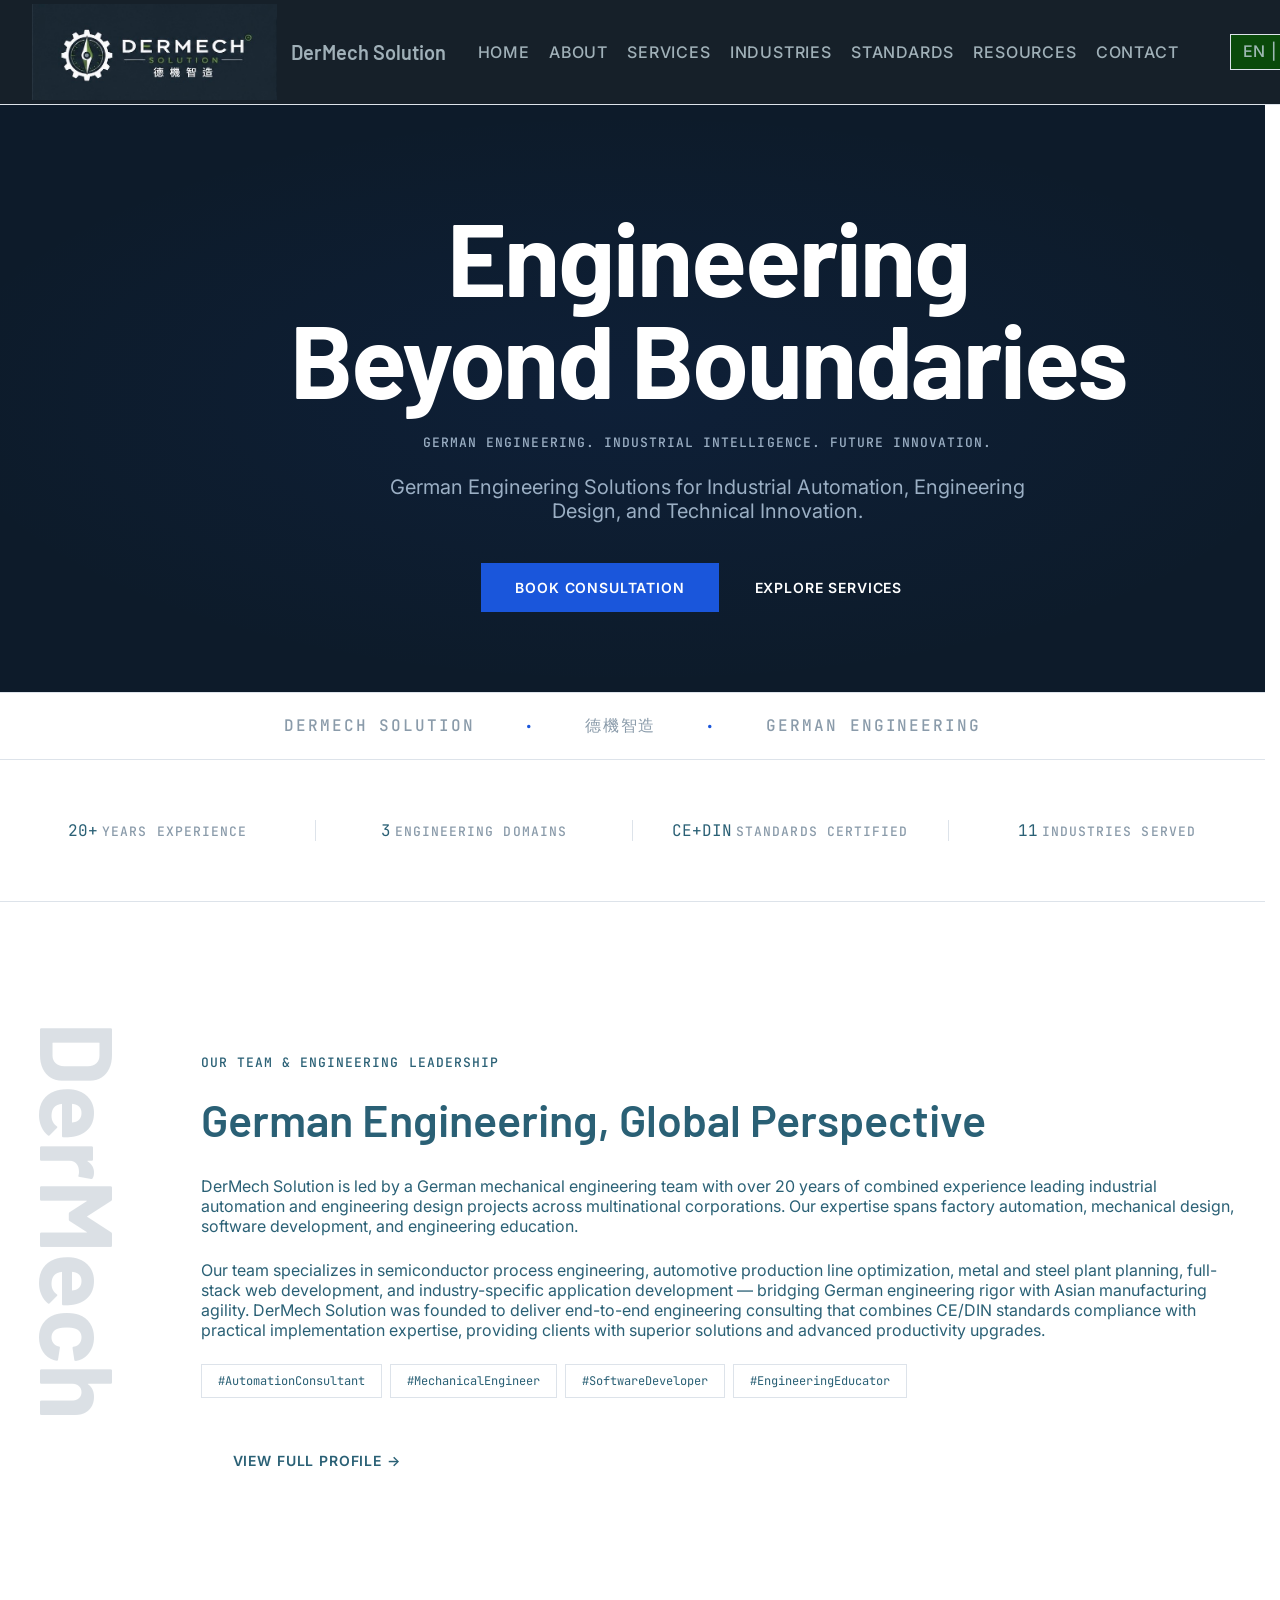
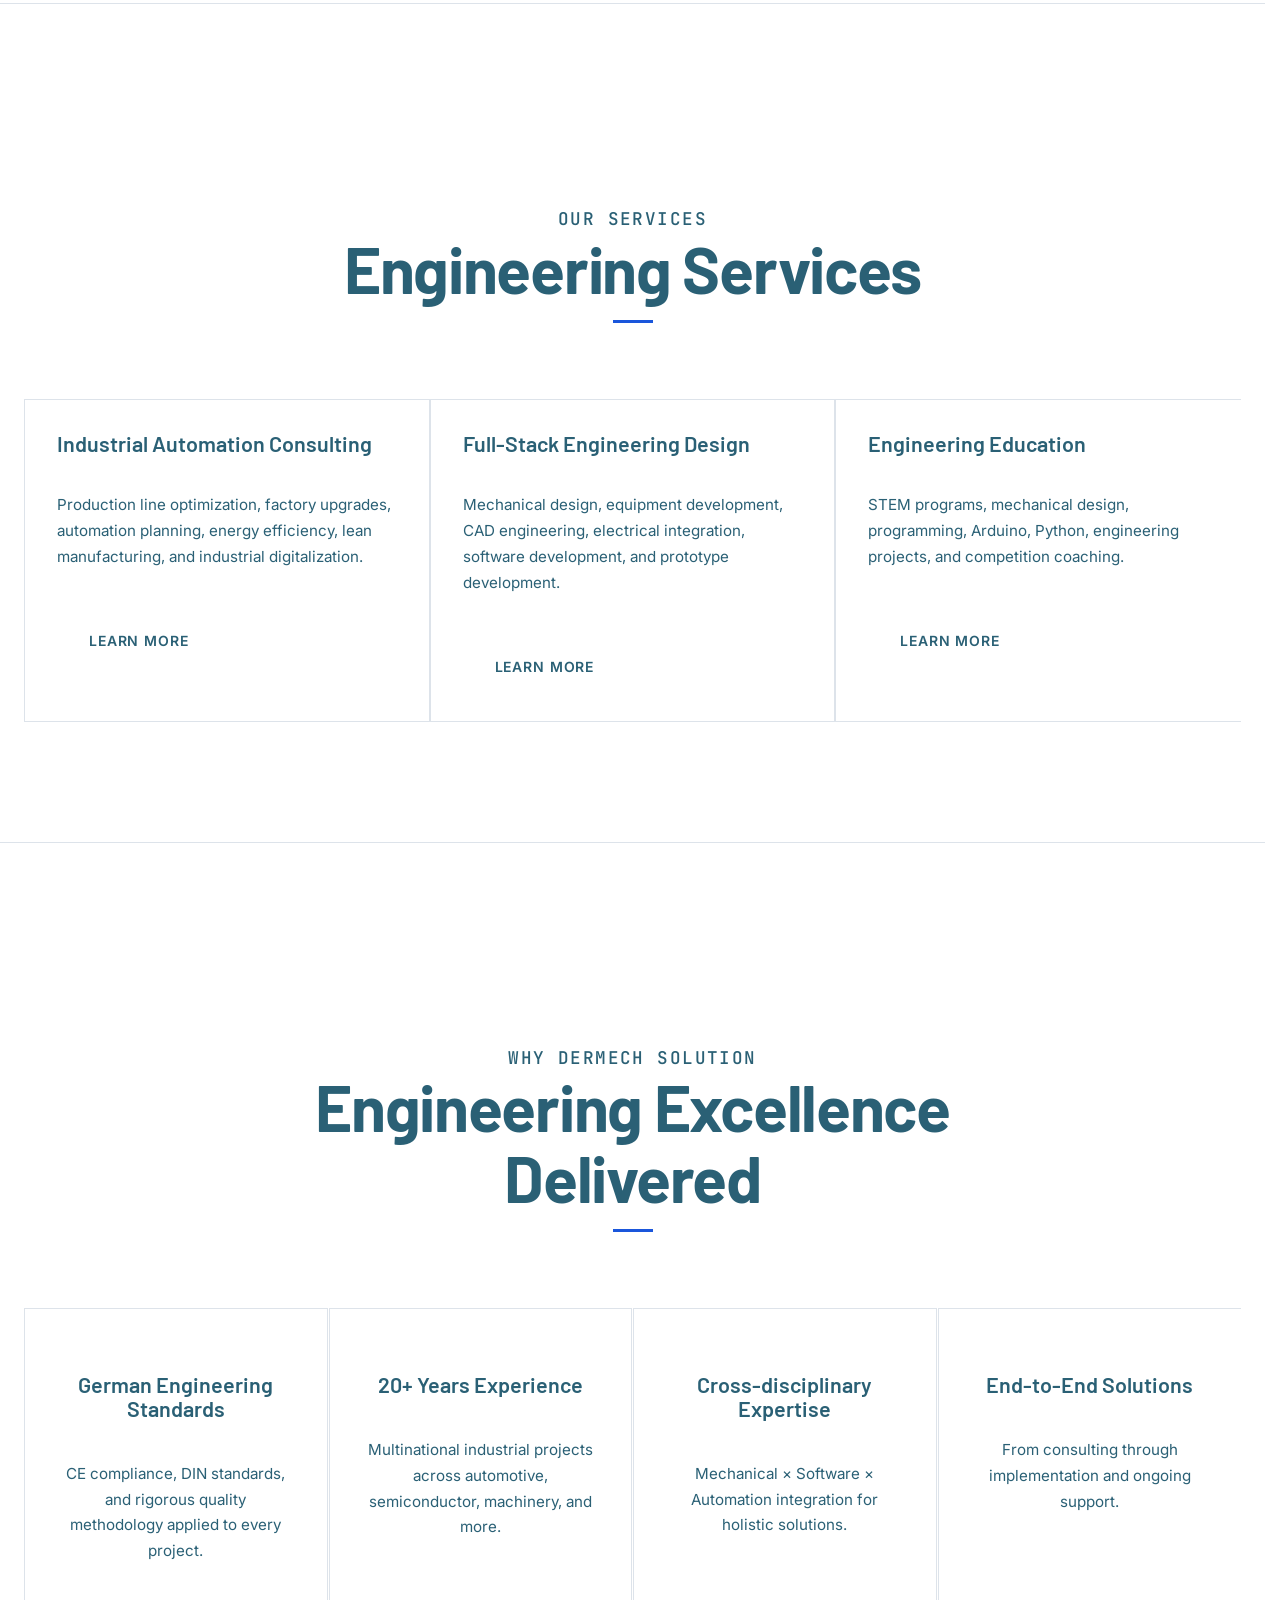
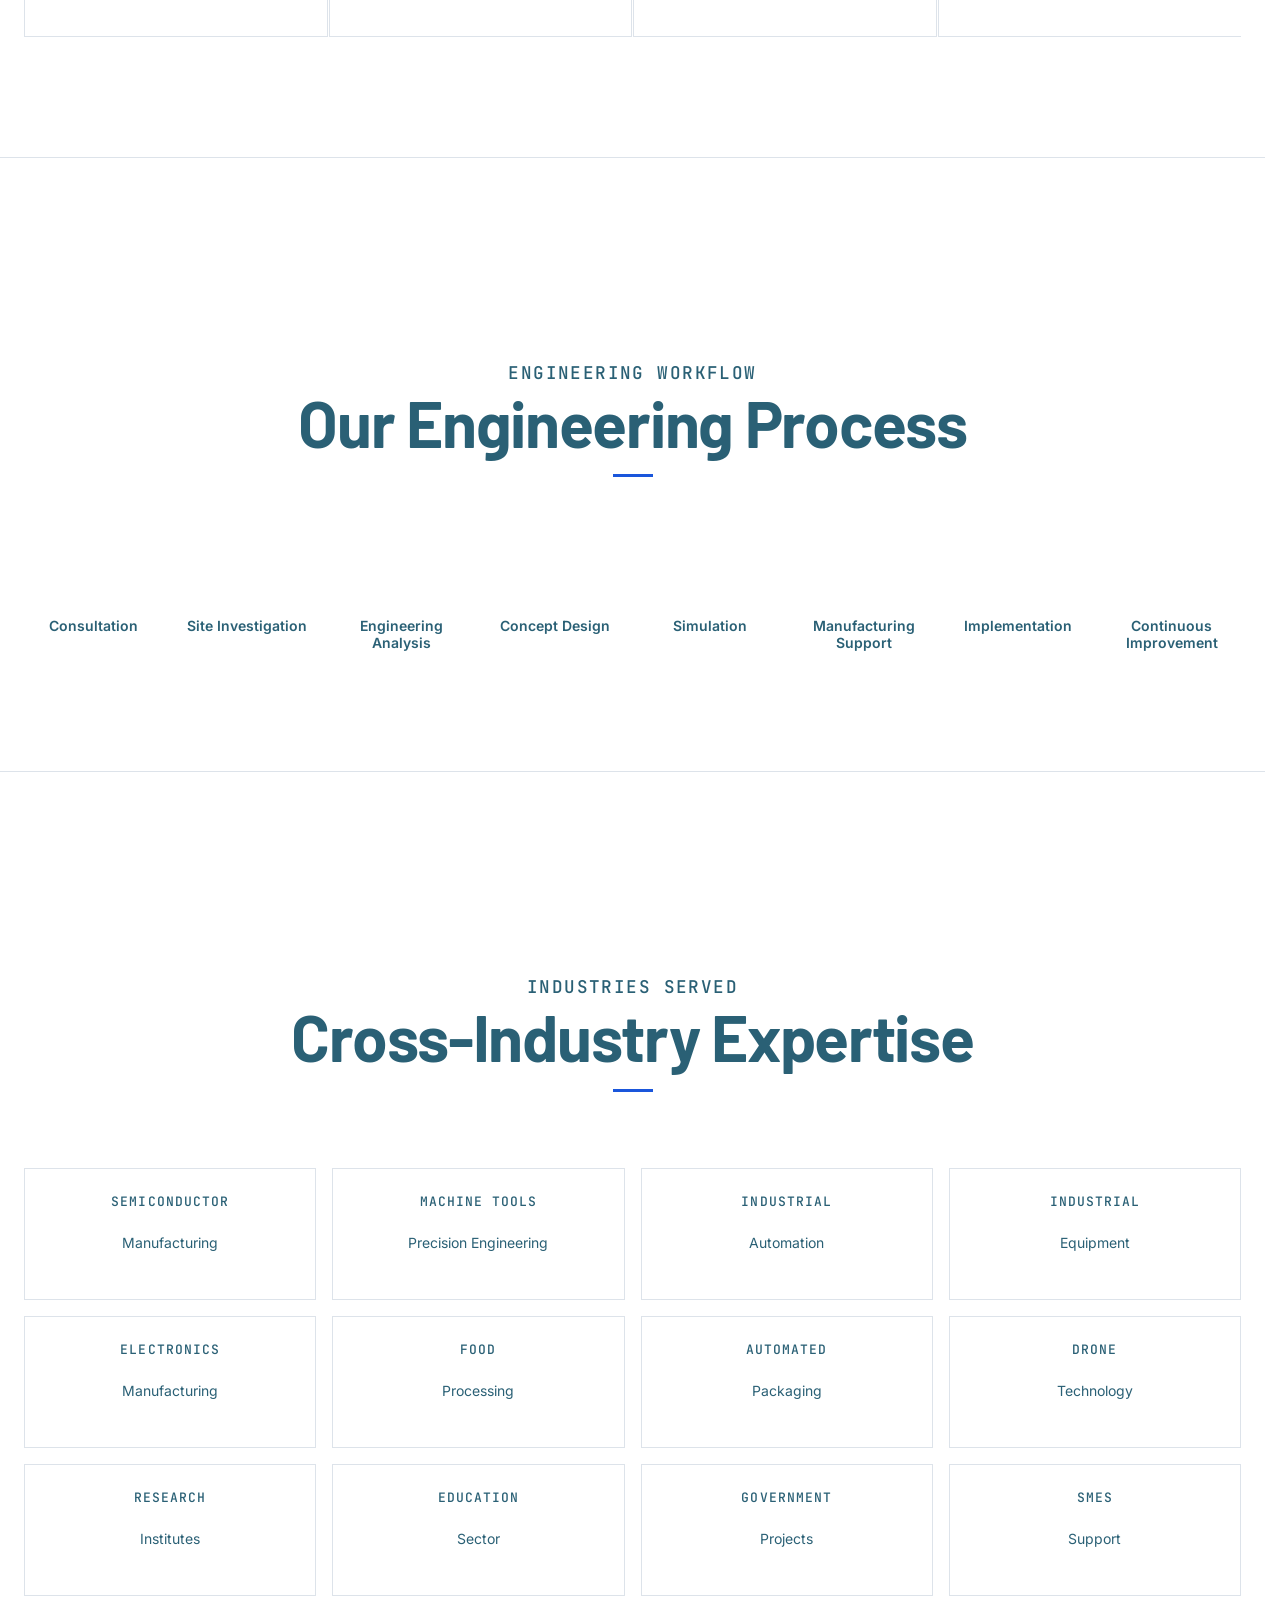
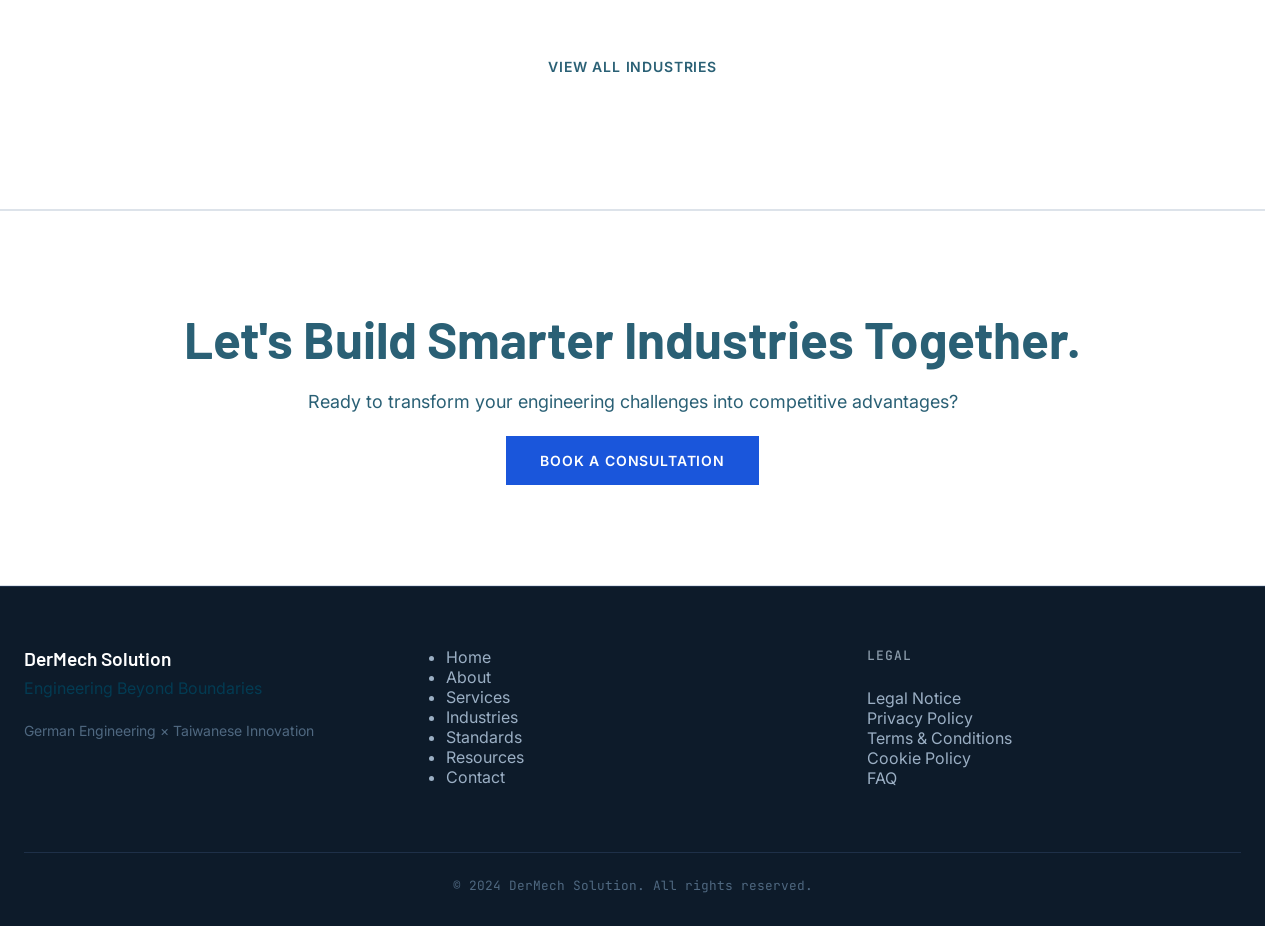
<file: index.html>
<!DOCTYPE html>
<html lang="en">
<head>
  <meta charset="UTF-8">
  <meta name="viewport" content="width=device-width, initial-scale=1.0">

  <meta name="description" data-en="DerMech Solution - German Engineering Solutions for Industrial Automation, Engineering Design, and Technical Innovation" data-de="DerMech Solution - Deutsche Engineering-Lösungen für Industrieautomatisierung, Engineering-Design und technische Innovation" data-zh="德機智造 - 德國工程解決方案，專注工業自動化、工程設計與技術創新">
  <title data-en="DerMech Solution | Engineering Beyond Boundaries" data-de="DerMech Solution | Ingenieurskunst ohne Grenzen" data-zh="德機智造 | 超越邊界的工程力量">DerMech Solution | Engineering Beyond Boundaries</title>
  
  <!-- Google Fonts -->
  <link rel="preconnect" href="https://fonts.googleapis.com">
  <link rel="preconnect" href="https://fonts.gstatic.com" crossorigin>
  <link href="https://fonts.googleapis.com/css2?family=Barlow:wght@300;400;600;700&family=Inter:wght@400;500;600&family=JetBrains+Mono:wght@400;500&display=swap" rel="stylesheet">
  
  <!-- CSS -->
  <link rel="stylesheet" href="assets/css/style.css?v=20260627">
</head>
<body>

  <!-- ============================================
       NAVIGATION
       ============================================ -->
  <nav class="navbar">
    <div class="nav-container">

      <a href="index.html" class="nav-brand">
        <img src="assets/img/0A824CF5-811C-43F0-B132-735D2DDA64D2.jpg" alt="DerMech Solution Logo" class="nav-logo">
        <span class="nav-brand-text" data-en="DerMech Solution" data-de="DerMech Solution" data-zh="德機智造">DerMech Solution</span>
      </a>

      <ul class="nav-links">
        <li><a href="index.html" data-en="Home" data-de="Startseite" data-zh="首頁">Home</a></li>
        <li><a href="about.html" data-en="About" data-de="Über uns" data-zh="關於我們">About</a></li>
        <li><a href="services.html" data-en="Services" data-de="Leistungen" data-zh="服務項目">Services</a></li>
        <li><a href="industries.html" data-en="Industries" data-de="Branchen" data-zh="服務產業">Industries</a></li>
        <li><a href="standards.html" data-en="Standards" data-de="Normen" data-zh="工程標準">Standards</a></li>
        <li><a href="resources.html" data-en="Resources" data-de="Ressourcen" data-zh="資源中心">Resources</a></li>
        <li><a href="contact.html" data-en="Contact" data-de="Kontakt" data-zh="聯絡我們">Contact</a></li>
        <li class="nav-lang-mobile">
          <button id="langToggleMobile" class="btn-lang btn-lang-mobile">EN | DE | 中</button>
        </li>
      </ul>

      <div class="nav-right">
        <button class="lang-toggle btn-lang btn-lang-desktop" id="langToggle">EN | DE | 中</button>
        <button id="navHamburger" class="nav-hamburger" aria-label="Toggle navigation" aria-expanded="false">
          <span></span>
          <span></span>
          <span></span>
        </button>
      </div>

    </div>
  </nav>

  <!-- ============================================
       SECTION 1: HERO
       ============================================ -->
  <section class="hero section-dark">
    <div class="hero-bg">
      <img src="assets/img/factory-automation-agv.jpg" alt="Automated factory with AGV robots">
    </div>
    <div class="blueprint-grid"></div>
    <div class="hero-overlay"></div>
    <div class="hero-content reveal">
      <h1 data-en="Engineering Beyond Boundaries" data-de="Ingenieurskunst ohne Grenzen" data-zh="超越邊界的工程力量">Engineering Beyond Boundaries</h1>
      <p class="caption" style="margin-top: 1.5rem; margin-bottom: 1.5rem;" data-en="German Engineering. Industrial Intelligence. Future Innovation." data-de="Deutsche Ingenieurskunst. Industrielle Intelligenz. Zukunftsfähige Innovation." data-zh="德國工程 × 工業智慧 × 未來創新">German Engineering. Industrial Intelligence. Future Innovation.</p>
      <p style="font-size: 1.25rem; max-width: 700px; margin: 0 auto 2.5rem;" data-en="German Engineering Solutions for Industrial Automation, Engineering Design, and Technical Innovation." data-de="Deutsche Engineering-Lösungen für Industrieautomatisierung, Engineering-Design und technische Innovation." data-zh="德國工程解決方案 — 工業自動化 × 工程設計 × 技術創新">German Engineering Solutions for Industrial Automation, Engineering Design, and Technical Innovation.</p>
      <div class="hero-btns">
        <a href="contact.html" class="btn btn-primary" data-en="Book Consultation" data-de="Beratung buchen" data-zh="預約諮詢">Book Consultation</a>
        <a href="services.html" class="btn btn-secondary" data-en="Explore Services" data-de="Leistungen erkunden" data-zh="探索服務">Explore Services</a>
      </div>
    </div>
  </section>

  <!-- Brand Ticker -->
  <div class="brand-ticker section-offwhite">
    <div class="ticker-content">
      <span>DerMech Solution</span>
      <span class="ticker-separator">·</span>
      <span>德機智造</span>
      <span class="ticker-separator">·</span>
      <span>German Engineering</span>
    </div>
  </div>

  <!-- ============================================
       SECTION 2: QUICK STATS BAR
       ============================================ -->
  <section class="stats-bar section-offwhite reveal">
    <div class="stat-item">
      <span class="stat-num mono">20+</span>
        <span class="caption" data-en="Years Experience" data-de="Jahre Erfahrung" data-zh="年從業經驗">Years Experience</span>
      </div>
      <div class="stat-item">
        <span class="stat-num mono">3</span>
        <span class="caption" data-en="Engineering Domains" data-de="Engineering-Domänen" data-zh="核心工程領域">Engineering Domains</span>
      </div>
      <div class="stat-item">
        <span class="stat-num mono">CE+DIN</span>
        <span class="caption" data-en="Standards Certified" data-de="Zertifizierte Standards" data-zh="認證標準">Standards Certified</span>
      </div>
      <div class="stat-item">
        <span class="stat-num mono">11</span>
        <span class="caption" data-en="Industries Served" data-de="Bediente Branchen" data-zh="服務產業">Industries Served</span>
      </div>
  </section>

  <!-- ============================================
       SECTION 3: ABOUT INTRO
       ============================================ -->
  <section class="section section-light">
    <div class="container">
      <div style="display: grid; grid-template-columns: auto 1fr; gap: 4rem; align-items: start;">
        <div style="writing-mode: vertical-rl; text-orientation: mixed; font-family: var(--font-display); font-size: clamp(3rem, 8vw, 8rem); font-weight: 700; color: var(--color-text-muted); opacity: 0.3; line-height: 1.1;" data-en="DerMech" data-de="DerMech" data-zh="DerMech">DerMech</div>
        <div class="reveal" style="padding-top: 2rem;">
          <p class="caption" data-en="OUR TEAM & ENGINEERING LEADERSHIP" data-de="UNSER TEAM & ENGINEERING-LEADERSHIP" data-zh="我們的團隊與工程領導">OUR TEAM & ENGINEERING LEADERSHIP</p>
          <h2 data-en="German Engineering, Global Perspective" data-de="Deutsche Ingenieurskunst, globale Perspektive" data-zh="德國工程，全球視野">German Engineering, Global Perspective</h2>
          <p data-en="DerMech Solution is led by a German mechanical engineering team with over 20 years of combined experience leading industrial automation and engineering design projects across multinational corporations. Our expertise spans factory automation, mechanical design, software development, and engineering education." data-de="DerMech Solution wird von einem deutschen Maschinenbauteam mit über 20 Jahren kombinierter Erfahrung in der Leitung von industriellen Automatisierungs- und Engineering-Design-Projekten bei multinationalen Konzernen geleitet. Unsere Expertise umfasst Fabrikautomatisierung, Maschinenbau, Softwareentwicklung und Ingenieurausbildung." data-zh="德機智造由德國機械工程團隊領導，擁有超過 20 年的工業自動化與工程設計跨國專案經驗。我們的專長橫跨工廠自動化、機械設計、軟體開發與工程教育。">DerMech Solution is led by a German mechanical engineering team with over 20 years of combined experience leading industrial automation and engineering design projects across multinational corporations. Our expertise spans factory automation, mechanical design, software development, and engineering education.</p>
          <p data-en="Our team specializes in semiconductor process engineering, automotive production line optimization, metal and steel plant planning, full-stack web development, and industry-specific application development — bridging German engineering rigor with Asian manufacturing agility. DerMech Solution was founded to deliver end-to-end engineering consulting that combines CE/DIN standards compliance with practical implementation expertise, providing clients with superior solutions and advanced productivity upgrades." data-de="Unser Team ist spezialisiert auf Halbleiter-Prozessengineering, Optimierung von Automobil-Produktionslinien, Planung von Metall- und Stahlwerken, Full-Stack-Webentwicklung und branchenspezifische Anwendungsentwicklung — verbindet deutsche Ingenieursgenauigkeit mit asiatischer Fertigungsagilität. DerMech Solution wurde gegründet, um ganzheitliches Engineering-Consulting anzubieten, das CE/DIN-Standards-Compliance mit praktischer Implementierungsexpertise kombiniert." data-zh="我們的團隊專注於半導體晶片製程、德國汽車產業產線優化升級、金屬鋼鐵產線規劃設計、全端設計網站設計及產業專用App開發設計等服務，將德國工程設計的嚴謹與亞洲製造靈活性完美結合。德機智造的成立，旨在提供結合 CE/DIN 標準合規與實務落地能力的端到端工程顧問服務，提供客戶更優質的解決方案與進階的產能升級。">Our team specializes in semiconductor process engineering, automotive production line optimization, metal and steel plant planning, full-stack web development, and industry-specific application development — bridging German engineering rigor with Asian manufacturing agility. DerMech Solution was founded to deliver end-to-end engineering consulting that combines CE/DIN standards compliance with practical implementation expertise, providing clients with superior solutions and advanced productivity upgrades.</p>
          <div style="display: flex; flex-wrap: wrap; gap: 0.5rem; margin: 1.5rem 0;">
            <span style="background: var(--color-surface-2); border: 1px solid var(--color-border); padding: 0.5rem 1rem; font-family: var(--font-mono); font-size: 0.75rem;" data-en="#AutomationConsultant" data-de="#Automatisierungsberater" data-zh="#自動化顧問">#AutomationConsultant</span>
            <span style="background: var(--color-surface-2); border: 1px solid var(--color-border); padding: 0.5rem 1rem; font-family: var(--font-mono); font-size: 0.75rem;" data-en="#MechanicalEngineer" data-de="#Maschinenbauingenieur" data-zh="#機械工程師">#MechanicalEngineer</span>
            <span style="background: var(--color-surface-2); border: 1px solid var(--color-border); padding: 0.5rem 1rem; font-family: var(--font-mono); font-size: 0.75rem;" data-en="#SoftwareDeveloper" data-de="#Softwareentwickler" data-zh="#軟體開發">#SoftwareDeveloper</span>
            <span style="background: var(--color-surface-2); border: 1px solid var(--color-border); padding: 0.5rem 1rem; font-family: var(--font-mono); font-size: 0.75rem;" data-en="#EngineeringEducator" data-de="#Ingenieurausbilder" data-zh="#工程教育">#EngineeringEducator</span>
          </div>
          <a href="about.html" class="btn btn-secondary" style="margin-top: 1rem;" data-en="View Full Profile →" data-de="Vollständiges Profil ansehen →" data-zh="查看完整簡介 →">View Full Profile →</a>
        </div>
      </div>
    </div>
  </section>

  <!-- ============================================
       SECTION 4: CORE SERVICES (3 CARDS)
       ============================================ -->
  <section class="section section-offwhite reveal">
    <div class="container">
      <div class="section-header">
        <p class="caption" data-en="OUR SERVICES" data-de="UNSERE LEISTUNGEN" data-zh="我們的服務">OUR SERVICES</p>
        <h2 data-en="Engineering Services" data-de="Engineering-Leistungen" data-zh="工程服務項目">Engineering Services</h2>
      </div>
      <div class="card-grid">
        <!-- Card 1: Industrial Automation Consulting -->
        <article class="card">
          <h3 data-en="Industrial Automation Consulting" data-de="Industrielle Automatisierungsberatung" data-zh="工業自動化顧問">Industrial Automation Consulting</h3>
          <p data-en="Production line optimization, factory upgrades, automation planning, energy efficiency, lean manufacturing, and industrial digitalization." data-de="Produktionslinienoptimierung, Fabrik-Upgrades, Automatisierungsplanung, Energieeffizienz, Lean Production und industrielle Digitalisierung." data-zh="生產線優化、工廠升級、自動化規劃、節能效率、精益生產與工業數位化。">Production line optimization, factory upgrades, automation planning, energy efficiency, lean manufacturing, and industrial digitalization.</p>
          <a href="services.html#automation" class="btn btn-secondary" data-en="Learn More" data-de="Mehr erfahren" data-zh="了解更多">Learn More</a>
        </article>
        
        <!-- Card 2: Full-Stack Engineering Design -->
        <article class="card">
          <h3 data-en="Full-Stack Engineering Design" data-de="Full-Stack-Engineering-Design" data-zh="全方位工程設計">Full-Stack Engineering Design</h3>
          <p data-en="Mechanical design, equipment development, CAD engineering, electrical integration, software development, and prototype development." data-de="Mechanische Konstruktion, Geräteentwicklung, CAD-Engineering, Elektrointegration, Softwareentwicklung und Prototypenentwicklung." data-zh="機械設計、設備開發、CAD 工程、電氣整合、軟體開發與原型機開發。">Mechanical design, equipment development, CAD engineering, electrical integration, software development, and prototype development.</p>
          <a href="services.html#design" class="btn btn-secondary" data-en="Learn More" data-de="Mehr erfahren" data-zh="了解更多">Learn More</a>
        </article>
        
        <!-- Card 3: Engineering Education -->
        <article class="card">
          <h3 data-en="Engineering Education" data-de="Ingenieurausbildung" data-zh="工程教育">Engineering Education</h3>
          <p data-en="STEM programs, mechanical design, programming, Arduino, Python, engineering projects, and competition coaching." data-de="STEM-Programme, Maschinenbau, Programmierung, Arduino, Python, Engineering-Projekte und Wettbewerbscoaching." data-zh="STEM 課程、機械設計、程式設計、Arduino、Python、工程專題與競賽輔導。">STEM programs, mechanical design, programming, Arduino, Python, engineering projects, and competition coaching.</p>
          <a href="services.html#education" class="btn btn-secondary" data-en="Learn More" data-de="Mehr erfahren" data-zh="了解更多">Learn More</a>
        </article>
      </div>
    </div>
  </section>

  <!-- ============================================
       SECTION 5: WHY CHOOSE DERMECH
       ============================================ -->
  <section class="section section-light reveal">
    <div class="container">
      <div class="section-header">
        <p class="caption" data-en="WHY DERMECH SOLUTION" data-de="WARUM DERMECH SOLUTION" data-zh="為何選擇德機智造">WHY DERMECH SOLUTION</p>
        <h2 data-en="Engineering Excellence Delivered" data-de="Engineering-Exzellenz geliefert" data-zh="卓越工程，誠信交付">Engineering Excellence Delivered</h2>
      </div>
      <div style="display: grid; grid-template-columns: repeat(4, 1fr); gap: 1px; background: var(--color-border-dark); border: 1px solid var(--color-border-dark);">
        <!-- Feature 1 -->
        <div class="card" style="padding: 3rem 2rem; text-align: center;">
          <h3 style="margin: 1rem 0;" data-en="German Engineering Standards" data-de="Deutsche Engineering-Standards" data-zh="德國工程標準">German Engineering Standards</h3>
          <p data-en="CE compliance, DIN standards, and rigorous quality methodology applied to every project." data-de="CE-Konformität, DIN-Normen und strenge Qualitätsmethodik in jedem Projekt angewendet." data-zh="每個專案均遵循 CE 合規、DIN 標準與嚴謹品質方法論。">CE compliance, DIN standards, and rigorous quality methodology applied to every project.</p>
        </div>
        <!-- Feature 2 -->
        <div class="card" style="padding: 3rem 2rem; text-align: center;">
          <h3 style="margin: 1rem 0;" data-en="20+ Years Experience" data-de="20+ Jahre Erfahrung" data-zh="20+ 年實戰經驗">20+ Years Experience</h3>
          <p data-en="Multinational industrial projects across automotive, semiconductor, machinery, and more." data-de="Multinationale Industrieprojekte in Automotive, Halbleiter, Maschinenbau und mehr." data-zh="跨越汽車、半導體、機械等產業的跨國工業專案經驗。">Multinational industrial projects across automotive, semiconductor, machinery, and more.</p>
        </div>
        <!-- Feature 3 -->
        <div class="card" style="padding: 3rem 2rem; text-align: center;">
          <h3 style="margin: 1rem 0;" data-en="Cross-disciplinary Expertise" data-de="Fachübergreifende Expertise" data-zh="跨域整合能力">Cross-disciplinary Expertise</h3>
          <p data-en="Mechanical × Software × Automation integration for holistic solutions." data-de="Mechanik × Software × Automatisierung-Integration für ganzheitliche Lösungen." data-zh="機械 × 軟體 × 自動化整合，提供全方位解決方案。">Mechanical × Software × Automation integration for holistic solutions.</p>
        </div>
        <!-- Feature 4 -->
        <div class="card" style="padding: 3rem 2rem; text-align: center;">
          <h3 style="margin: 1rem 0;" data-en="End-to-End Solutions" data-de="End-to-End-Lösungen" data-zh="端到端解決方案">End-to-End Solutions</h3>
          <p data-en="From consulting through implementation and ongoing support." data-de="Von der Beratung über die Implementierung bis zum laufenden Support." data-zh="從顧問規劃到實施落地與持續支援。">From consulting through implementation and ongoing support.</p>
        </div>
      </div>
    </div>
  </section>

  <!-- ============================================
       SECTION 6: ENGINEERING WORKFLOW (HORIZONTAL TIMELINE)
       ============================================ -->
  <section class="section section-offwhite reveal">
    <div class="container">
      <div class="section-header">
        <p class="caption" data-en="ENGINEERING WORKFLOW" data-de="ENGINEERING-WORKFLOW" data-zh="工程作業流程">ENGINEERING WORKFLOW</p>
        <h2 data-en="Our Engineering Process" data-de="Unser Engineering-Prozess" data-zh="我們的工程流程">Our Engineering Process</h2>
      </div>
      <div class="workflow">
        <div class="workflow-step">
          <div class="step-label" data-en="Consultation" data-de="Beratung" data-zh="諮詢評估">Consultation</div>
        </div>
        <div class="workflow-step">
          <div class="step-label" data-en="Site Investigation" data-de="Standortanalyse" data-zh="現場勘察">Site Investigation</div>
        </div>
        <div class="workflow-step">
          <div class="step-label" data-en="Engineering Analysis" data-de="Engineering-Analyse" data-zh="工程分析">Engineering Analysis</div>
        </div>
        <div class="workflow-step">
          <div class="step-label" data-en="Concept Design" data-de="Konzeptdesign" data-zh="概念設計">Concept Design</div>
        </div>
        <div class="workflow-step">
          <div class="step-label" data-en="Simulation" data-de="Simulation" data-zh="模擬驗證">Simulation</div>
        </div>
        <div class="workflow-step">
          <div class="step-label" data-en="Manufacturing Support" data-de="Fertigungsunterstützung" data-zh="製造支援">Manufacturing Support</div>
        </div>
        <div class="workflow-step">
          <div class="step-label" data-en="Implementation" data-de="Implementierung" data-zh="實施落地">Implementation</div>
        </div>
        <div class="workflow-step">
          <div class="step-label" data-en="Continuous Improvement" data-de="Kontinuierliche Verbesserung" data-zh="持續改善">Continuous Improvement</div>
        </div>
      </div>
    </div>
  </section>

  <!-- ============================================
       SECTION 7: INDUSTRIES PREVIEW
       ============================================ -->
  <section class="section section-light reveal">
    <div class="container">
      <div class="section-header">
        <p class="caption" data-en="INDUSTRIES SERVED" data-de="BEDIENTE BRANCHEN" data-zh="服務產業">INDUSTRIES SERVED</p>
        <h2 data-en="Cross-Industry Expertise" data-de="Branchenübergreifende Expertise" data-zh="跨產業專業能力">Cross-Industry Expertise</h2>
      </div>
      <div style="display: grid; grid-template-columns: repeat(4, 1fr); gap: 1rem;">
        <div style="padding: 1.5rem; background: var(--color-bg); border: 1px solid var(--color-border); text-align: center;" class="reveal"><p class="caption mono" data-en="Semiconductor" data-de="Halbleiter" data-zh="半導體">Semiconductor</p><p style="font-size: 0.875rem; color: var(--color-text-third);" data-en="Manufacturing" data-de="Herstellung" data-zh="製造">Manufacturing</p></div>
        <div style="padding: 1.5rem; background: var(--color-bg); border: 1px solid var(--color-border); text-align: center;" class="reveal"><p class="caption mono" data-en="Machine Tools" data-de="Werkzeugmaschinen" data-zh="工具機">Machine Tools</p><p style="font-size: 0.875rem; color: var(--color-text-third);" data-en="Precision Engineering" data-de="Präzisionsengineering" data-zh="精密工程">Precision Engineering</p></div>
        <div style="padding: 1.5rem; background: var(--color-bg); border: 1px solid var(--color-border); text-align: center;" class="reveal"><p class="caption mono" data-en="Industrial" data-de="Industriell" data-zh="工業">Industrial</p><p style="font-size: 0.875rem; color: var(--color-text-third);" data-en="Automation" data-de="Automatisierung" data-zh="自動化">Automation</p></div>
        <div style="padding: 1.5rem; background: var(--color-bg); border: 1px solid var(--color-border); text-align: center;" class="reveal"><p class="caption mono" data-en="Industrial" data-de="Industriell" data-zh="工業">Industrial</p><p style="font-size: 0.875rem; color: var(--color-text-third);" data-en="Equipment" data-de="Ausrüstung" data-zh="設備">Equipment</p></div>
        <div style="padding: 1.5rem; background: var(--color-bg); border: 1px solid var(--color-border); text-align: center;" class="reveal"><p class="caption mono" data-en="Electronics" data-de="Elektronik" data-zh="電子">Electronics</p><p style="font-size: 0.875rem; color: var(--color-text-third);" data-en="Manufacturing" data-de="Herstellung" data-zh="製造">Manufacturing</p></div>
        <div style="padding: 1.5rem; background: var(--color-bg); border: 1px solid var(--color-border); text-align: center;" class="reveal"><p class="caption mono" data-en="Food" data-de="Lebensmittel" data-zh="食品">Food</p><p style="font-size: 0.875rem; color: var(--color-text-third);" data-en="Processing" data-de="Verarbeitung" data-zh="加工">Processing</p></div>
        <div style="padding: 1.5rem; background: var(--color-bg); border: 1px solid var(--color-border); text-align: center;" class="reveal"><p class="caption mono" data-en="Automated" data-de="Automatisiert" data-zh="自動化">Automated</p><p style="font-size: 0.875rem; color: var(--color-text-third);" data-en="Packaging" data-de="Verpackung" data-zh="包裝">Packaging</p></div>
        <div style="padding: 1.5rem; background: var(--color-bg); border: 1px solid var(--color-border); text-align: center;" class="reveal"><p class="caption mono" data-en="Drone" data-de="Drohne" data-zh="無人機">Drone</p><p style="font-size: 0.875rem; color: var(--color-text-third);" data-en="Technology" data-de="Technologie" data-zh="技術">Technology</p></div>
        <div style="padding: 1.5rem; background: var(--color-bg); border: 1px solid var(--color-border); text-align: center;" class="reveal"><p class="caption mono" data-en="Research" data-de="Forschung" data-zh="研究">Research</p><p style="font-size: 0.875rem; color: var(--color-text-third);" data-en="Institutes" data-de="Institute" data-zh="機構">Institutes</p></div>
        <div style="padding: 1.5rem; background: var(--color-bg); border: 1px solid var(--color-border); text-align: center;" class="reveal"><p class="caption mono" data-en="Education" data-de="Bildung" data-zh="教育">Education</p><p style="font-size: 0.875rem; color: var(--color-text-third);" data-en="Sector" data-de="Sektor" data-zh="機構">Sector</p></div>
        <div style="padding: 1.5rem; background: var(--color-bg); border: 1px solid var(--color-border); text-align: center;" class="reveal"><p class="caption mono" data-en="Government" data-de="Behörden" data-zh="政府">Government</p><p style="font-size: 0.875rem; color: var(--color-text-third);" data-en="Projects" data-de="Projekte" data-zh="專案">Projects</p></div>
        <div style="padding: 1.5rem; background: var(--color-bg); border: 1px solid var(--color-border); text-align: center;" class="reveal"><p class="caption mono" data-en="SMEs" data-de="KMU" data-zh="中小企業">SMEs</p><p style="font-size: 0.875rem; color: var(--color-text-third);" data-en="Support" data-de="Unterstützung" data-zh="支援">Support</p></div>
      </div>
      <div class="text-center" style="margin-top: 3rem;">
        <a href="industries.html" class="btn btn-secondary" data-en="View All Industries" data-de="Alle Branchen anzeigen" data-zh="查看所有產業">View All Industries</a>
      </div>
    </div>
  </section>

  <!-- ============================================
       SECTION 8: CTA BANNER
       ============================================ -->
  <section class="cta-section section-offwhite reveal">
    <div class="container">
      <h2 data-en="Let's Build Smarter Industries Together." data-de="Lassen Sie uns gemeinsam intelligentere Industrien aufbauen." data-zh="共同打造更智慧的產業未來。">Let's Build Smarter Industries Together.</h2>
      <p style="margin: 1.5rem 0; font-size: 1.125rem;" data-en="Ready to transform your engineering challenges into competitive advantages?" data-de="Bereit, Ihre Engineering-Herausforderungen in Wettbewerbsvorteile zu transformieren?" data-zh="準備好將工程挑戰轉化為競爭優勢了嗎？">Ready to transform your engineering challenges into competitive advantages?</p>
      <a href="contact.html" class="btn btn-primary" data-en="Book a Consultation" data-de="Beratung buchen" data-zh="預約諮詢">Book a Consultation</a>
    </div>
  </section>

  <!-- ============================================
       FOOTER
       ============================================ -->
  <footer>
    <div class="container">
      <div class="footer-grid">
        <div>
          <p class="footer-brand" data-en="DerMech Solution" data-de="DerMech Solution" data-zh="德機智造">DerMech Solution</p>
          <p data-en="Engineering Beyond Boundaries" data-de="Ingenieurskunst ohne Grenzen" data-zh="超越邊界的工程力量">Engineering Beyond Boundaries</p>
          <p class="footer-tagline" data-en="German Engineering × Taiwanese Innovation" data-de="Deutsche Ingenieurskunst × Taiwanesische Innovation" data-zh="德國工程 × 台灣創新">German Engineering × Taiwanese Innovation</p>
        </div>
        <nav>
          <ul class="footer-links">
            <li><a href="index.html" data-en="Home" data-de="Startseite" data-zh="首頁">Home</a></li>
            <li><a href="about.html" data-en="About" data-de="Über uns" data-zh="關於">About</a></li>
            <li><a href="services.html" data-en="Services" data-de="Leistungen" data-zh="服務">Services</a></li>
            <li><a href="industries.html" data-en="Industries" data-de="Branchen" data-zh="產業">Industries</a></li>
            <li><a href="standards.html" data-en="Standards" data-de="Normen" data-zh="標準">Standards</a></li>
            <li><a href="resources.html" data-en="Resources" data-de="Ressourcen" data-zh="資源中心">Resources</a></li>
            <li><a href="contact.html" data-en="Contact" data-de="Kontakt" data-zh="聯繫">Contact</a></li>
          </ul>
        </nav>
        <div>
          <p class="caption" data-en="LEGAL" data-de="RECHTLICHES" data-zh="法律">LEGAL</p>
          <ul style="list-style: none; margin-top: 1rem;">
            <li><a href="legal.html" data-en="Legal Notice" data-de="Impressum" data-zh="法律聲明">Legal Notice</a></li>
            <li><a href="privacy.html" data-en="Privacy Policy" data-de="Datenschutzerklärung" data-zh="隱私權政策">Privacy Policy</a></li>
            <li><a href="terms.html" data-en="Terms & Conditions" data-de="AGB" data-zh="條款與條件">Terms & Conditions</a></li>
            <li><a href="cookies.html" data-en="Cookie Policy" data-de="Cookie-Richtlinie" data-zh="Cookie 政策">Cookie Policy</a></li>
            <li><a href="faq.html" data-en="FAQ" data-de="FAQ" data-zh="常見問題">FAQ</a></li>
          </ul>
        </div>
      </div>
      <div class="copyright" data-en="© 2024 DerMech Solution. All rights reserved." data-de="© 2024 DerMech Solution. Alle Rechte vorbehalten." data-zh="© 2024 德機智造 版權所有">© 2024 DerMech Solution. All rights reserved.</div>
    </div>
  </footer>

  <!-- JS -->
  <script src="assets/js/main.js"></script>
  <script type="application/ld+json">
  {
    "@context": "https://schema.org",
    "@type": "ProfessionalService",
    "name": "DerMech Solution",
    "url": "https://dermech-etc.com",
    "description": "German mechanical engineering consulting for industrial automation, CE/DIN standards compliance, and engineering education in Taiwan and Asia.",
    "areaServed": ["Taiwan", "Germany", "Asia"],
    "serviceType": ["Industrial Automation", "Engineering Design", "CE/DIN Compliance", "Engineering Education"],
    "inLanguage": ["en", "de", "zh-TW"]
  }
  </script></body>
</html>
</file>
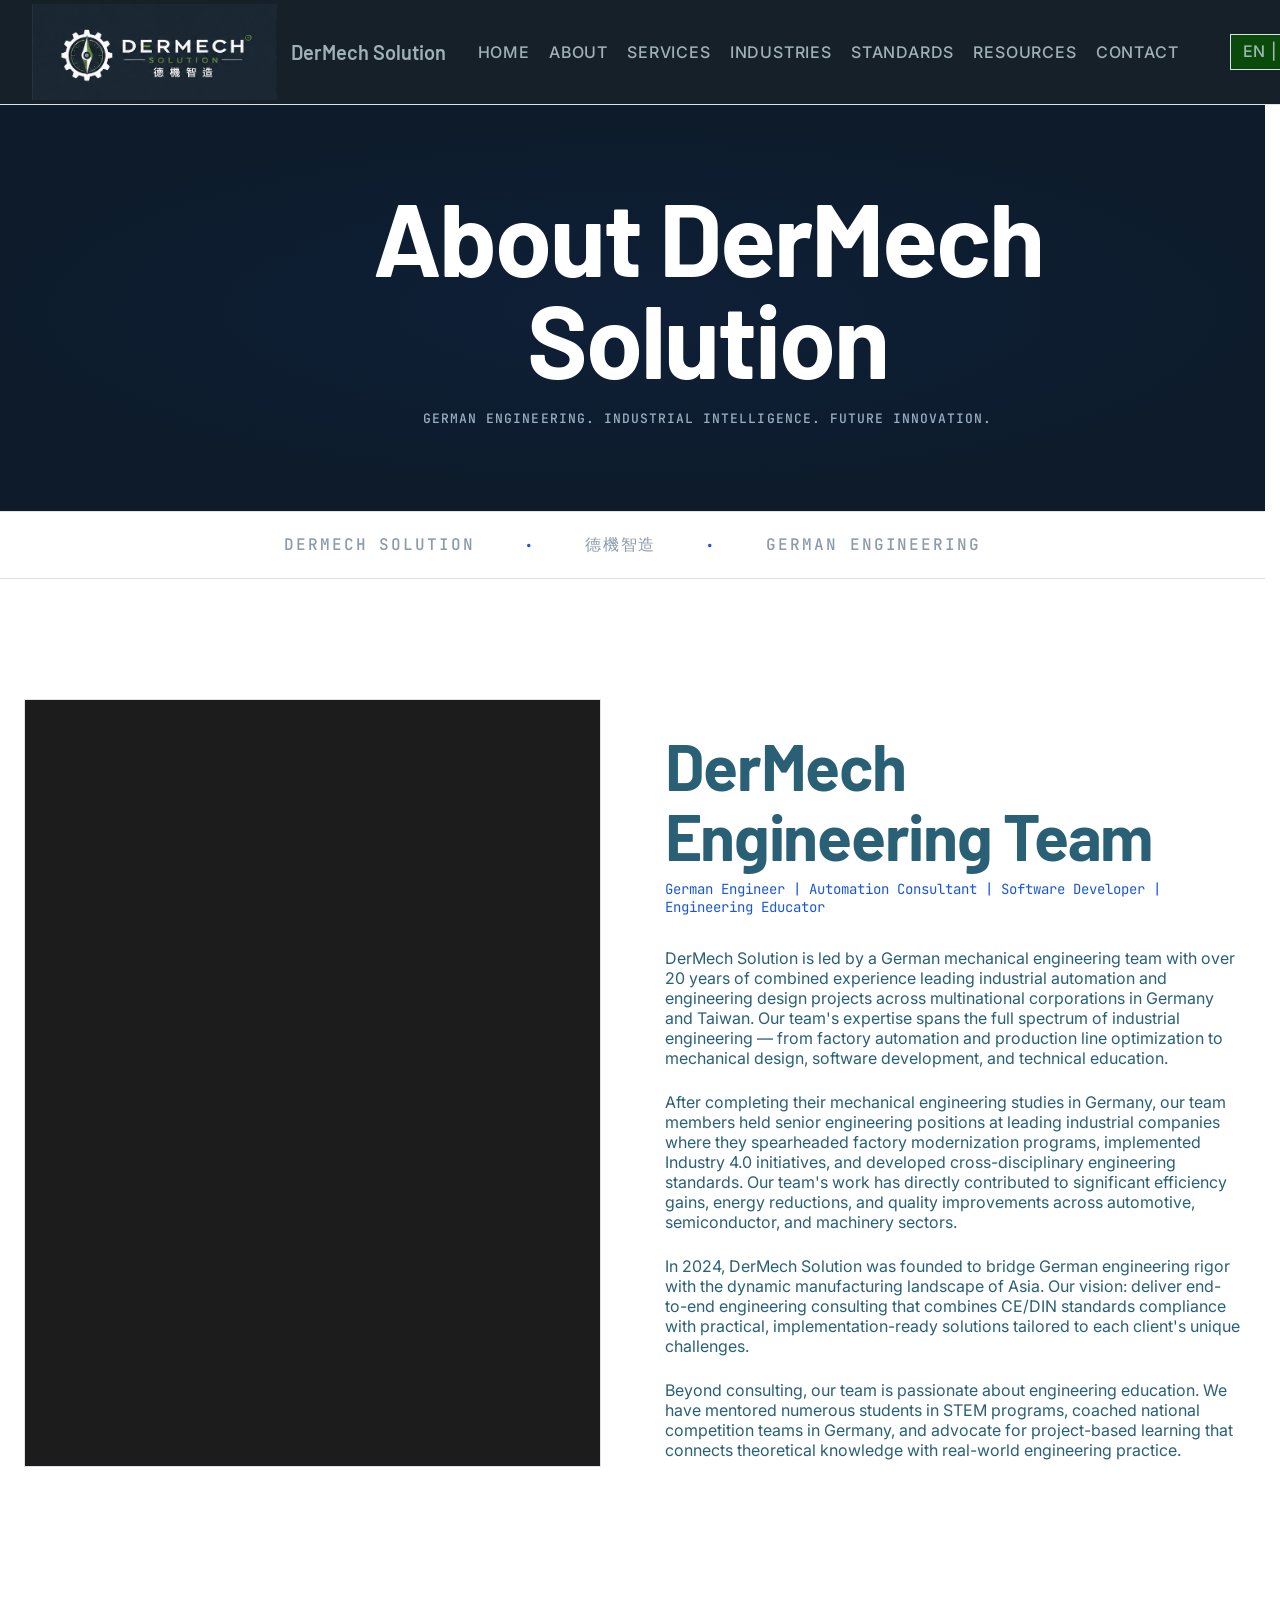
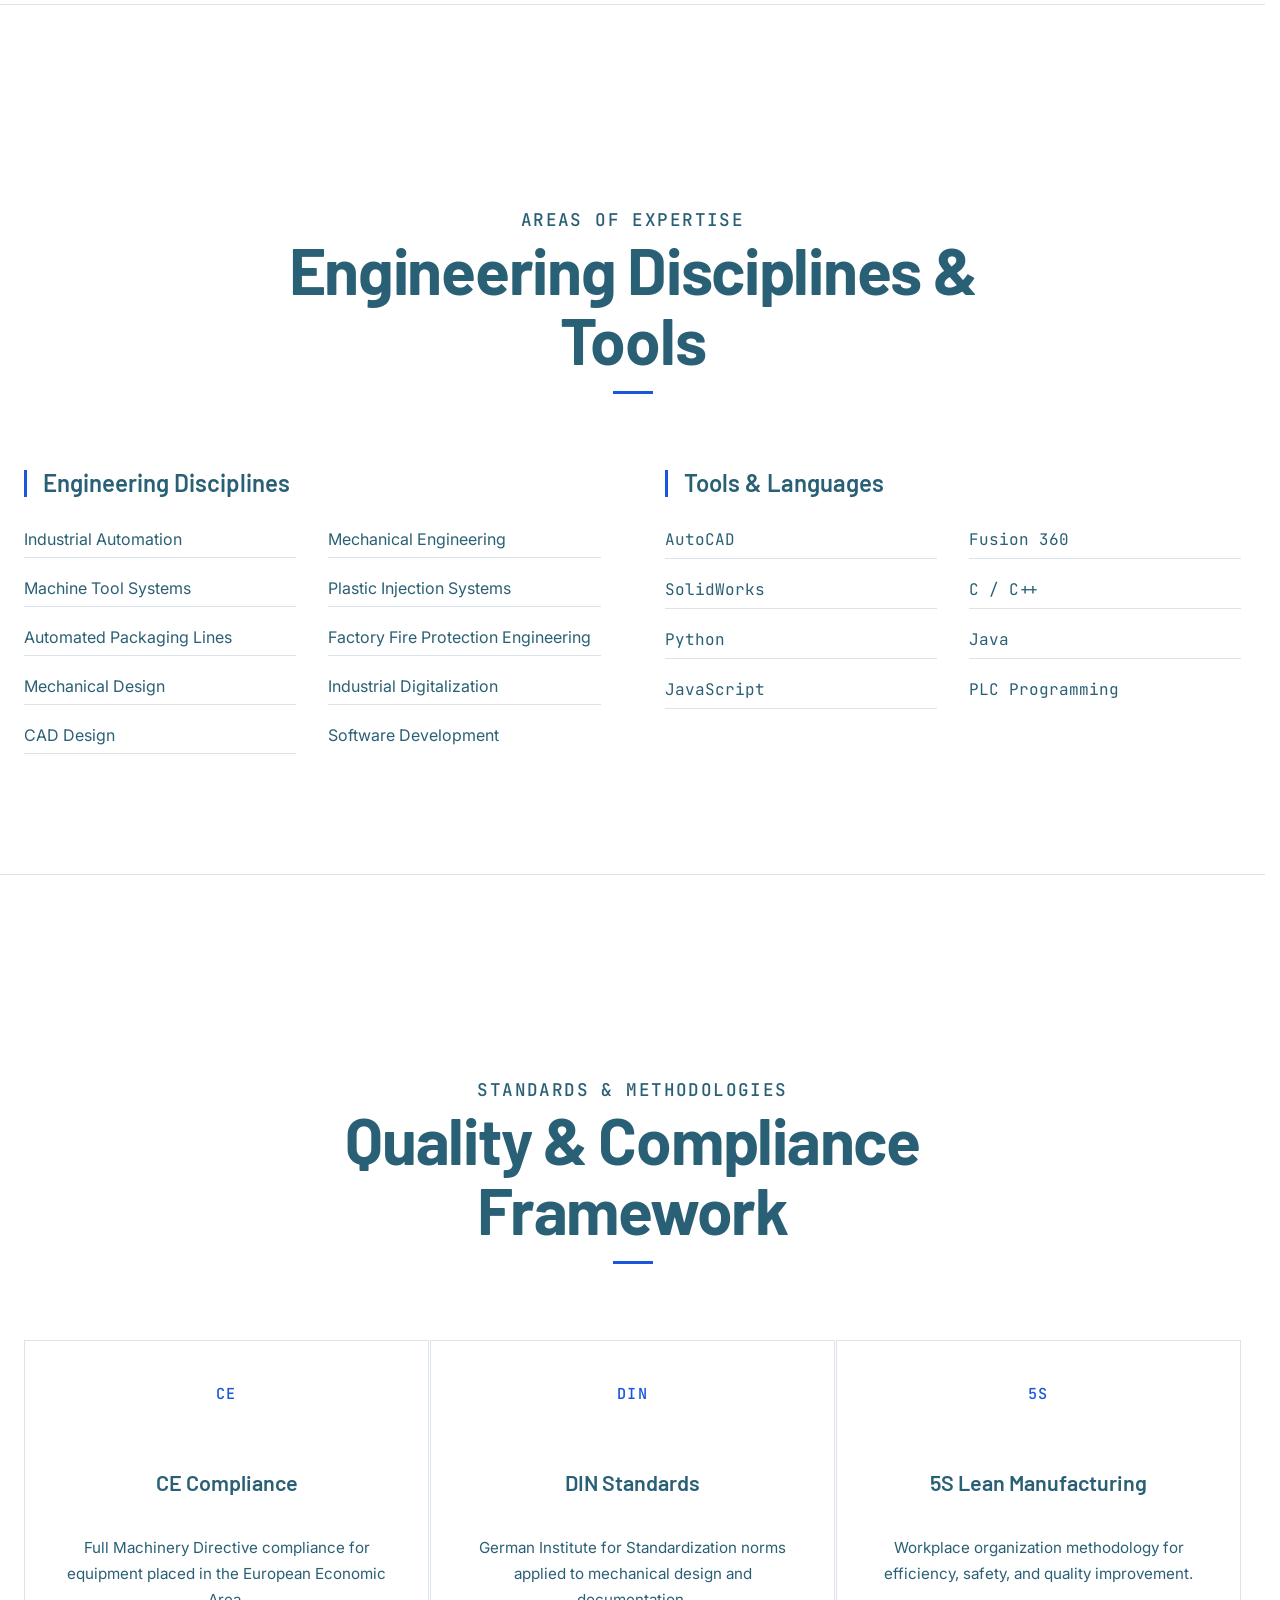
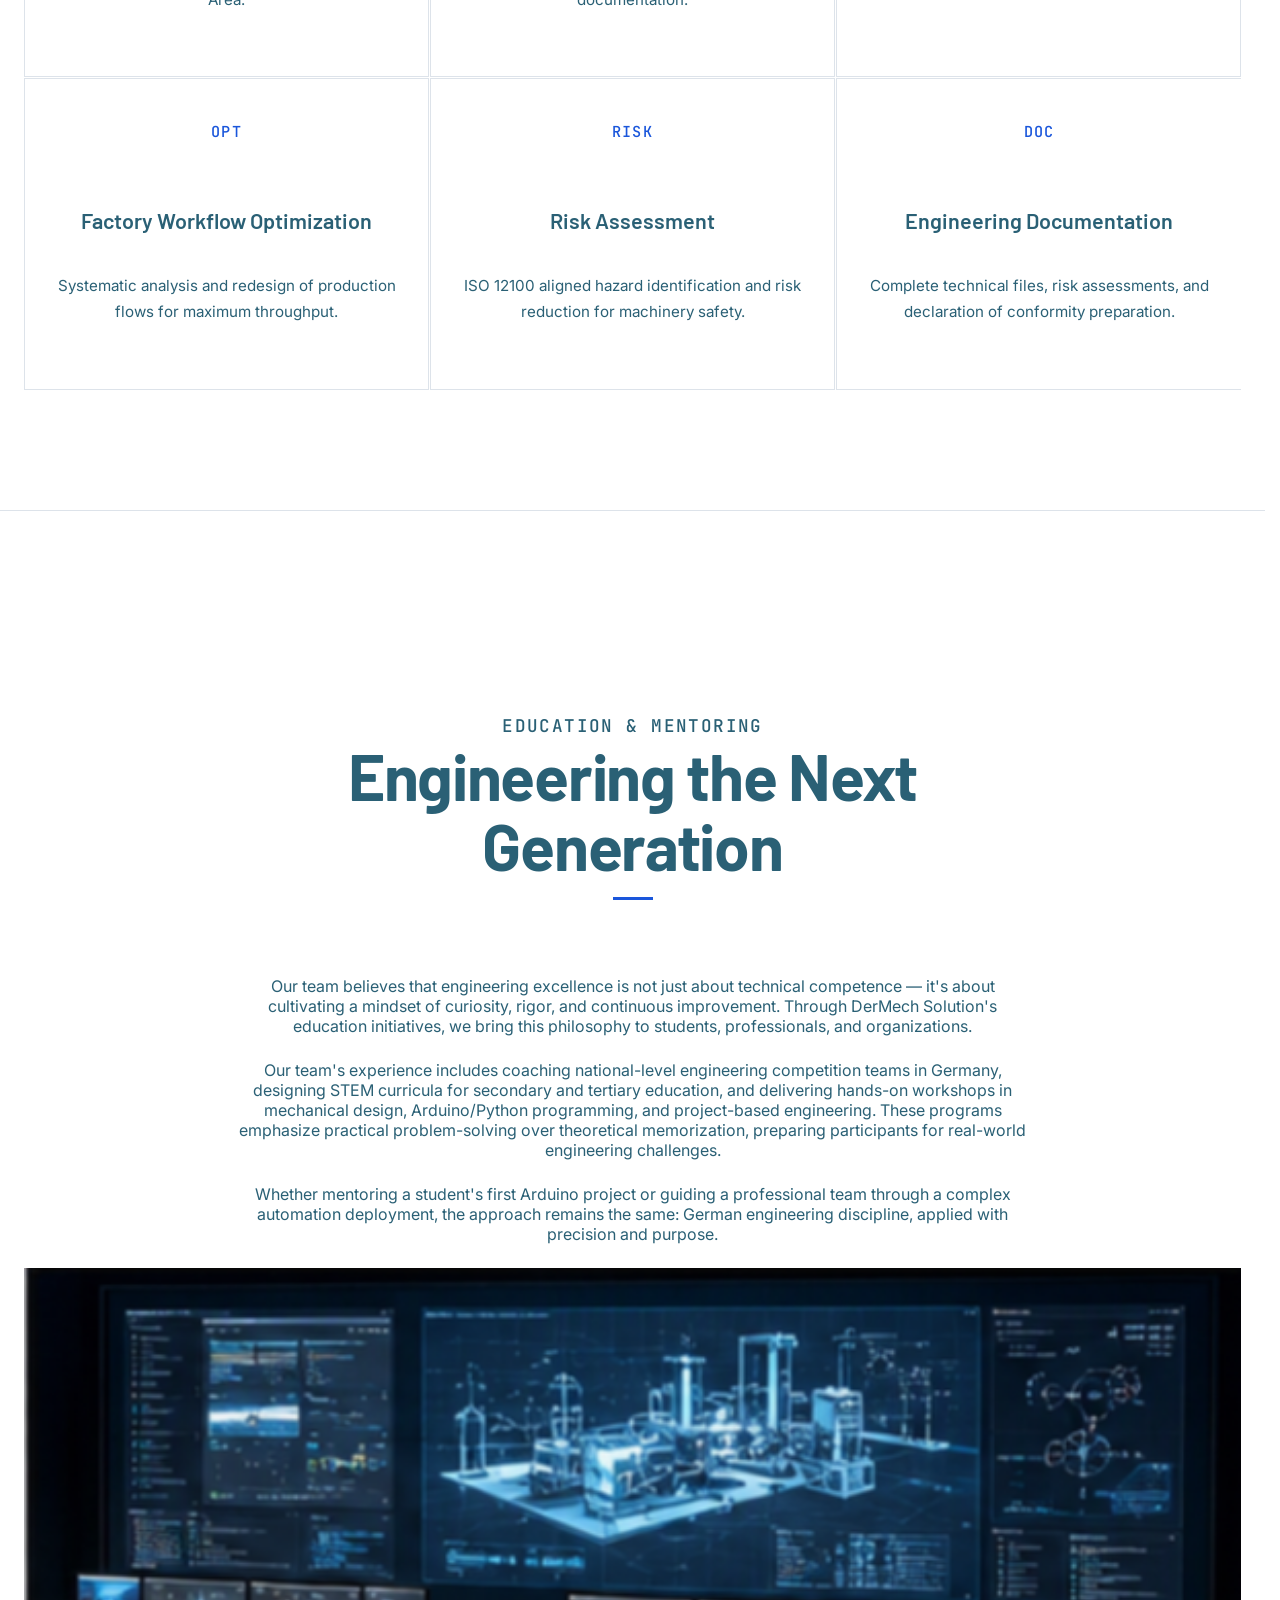
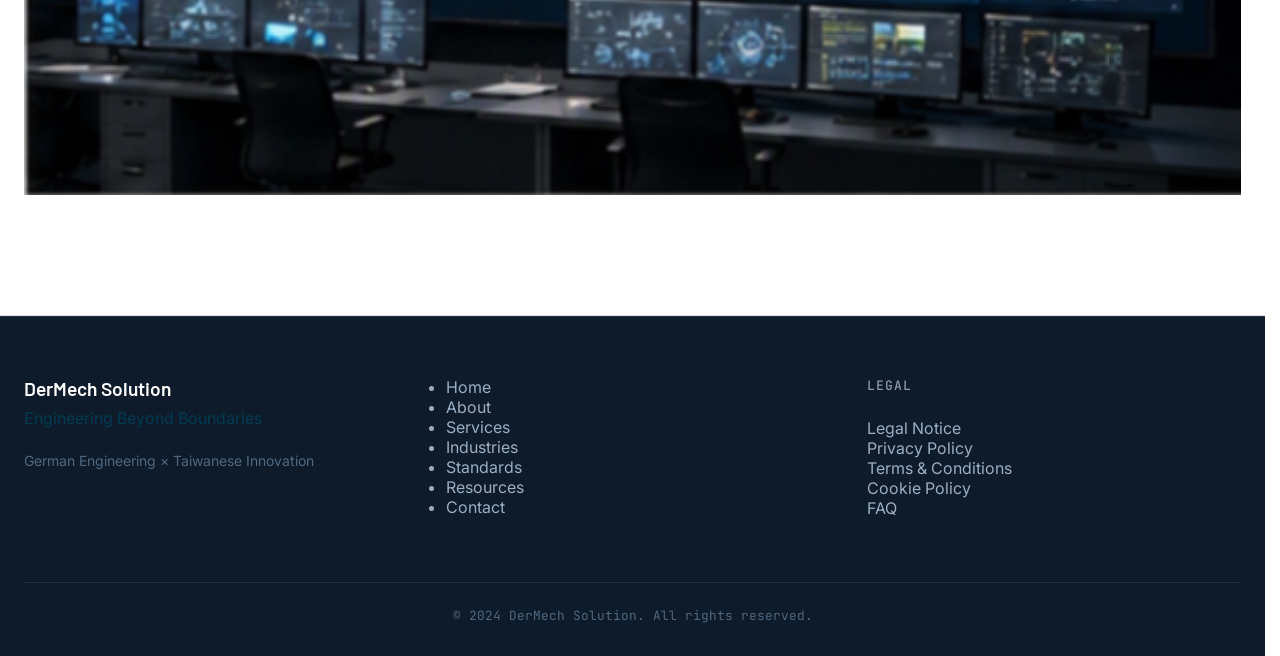
<file: about.html>
<!DOCTYPE html>
<html lang="en">
<head>
  <meta charset="UTF-8">
  <meta name="viewport" content="width=device-width, initial-scale=1.0">

  <meta name="description" data-en="About DerMech Solution - German Engineering Consulting Company led by an expert engineering team" data-de="Über DerMech Solution - Deutsches Engineering-Consulting-Unternehmen mit erfahrenem Ingenieurteam" data-zh="關於德機智造 - 由專業工程團隊領導的德國工程顧問公司">
  <title data-en="About DerMech Solution | Engineering Beyond Boundaries" data-de="Über DerMech Solution | Ingenieurskunst ohne Grenzen" data-zh="關於德機智造 | 超越邊界的工程力量">About DerMech Solution | Engineering Beyond Boundaries</title>
  
  <!-- Google Fonts -->
  <link rel="preconnect" href="https://fonts.googleapis.com">
  <link rel="preconnect" href="https://fonts.gstatic.com" crossorigin>
  <link href="https://fonts.googleapis.com/css2?family=Barlow:wght@300;400;600;700&family=Inter:wght@400;500;600&family=JetBrains+Mono:wght@400;500&display=swap" rel="stylesheet">
  
  <!-- CSS -->
  <link rel="stylesheet" href="assets/css/style.css?v=20260627">
</head>
<body>

  <!-- ============================================
       NAVIGATION
       ============================================ -->
  <nav class="navbar">
    <div class="nav-container">

      <a href="index.html" class="nav-brand">
        <img src="assets/img/0A824CF5-811C-43F0-B132-735D2DDA64D2.jpg" alt="DerMech Solution Logo" class="nav-logo">
        <span class="nav-brand-text" data-en="DerMech Solution" data-de="DerMech Solution" data-zh="德機智造">DerMech Solution</span>
      </a>

      <ul class="nav-links">
        <li><a href="index.html" data-en="Home" data-de="Startseite" data-zh="首頁">Home</a></li>
        <li><a href="about.html" data-en="About" data-de="Über uns" data-zh="關於我們">About</a></li>
        <li><a href="services.html" data-en="Services" data-de="Leistungen" data-zh="服務項目">Services</a></li>
        <li><a href="industries.html" data-en="Industries" data-de="Branchen" data-zh="服務產業">Industries</a></li>
        <li><a href="standards.html" data-en="Standards" data-de="Standards" data-zh="工程標準">Standards</a></li>
        <li><a href="resources.html" data-en="Resources" data-de="Ressourcen" data-zh="資源中心">Resources</a></li>
        <li><a href="contact.html" data-en="Contact" data-de="Kontakt" data-zh="聯絡我們">Contact</a></li>
        <li class="nav-lang-mobile">
          <button id="langToggleMobile" class="btn-lang btn-lang-mobile">EN | DE | 中</button>
        </li>
      </ul>

      <div class="nav-right">
        <button class="lang-toggle btn-lang btn-lang-desktop" id="langToggle">EN | DE | 中</button>
        <button id="navHamburger" class="nav-hamburger" aria-label="Toggle navigation" aria-expanded="false">
          <span></span>
          <span></span>
          <span></span>
        </button>
      </div>

    </div>
  </nav>

  <!-- ============================================
       SECTION 1: PAGE HERO
       ============================================ -->
  <section class="hero hero-subpage section-dark">
    <div class="hero-bg">
      <img src="data:image/svg+xml,%3Csvg xmlns='http://www.w3.org/2000/svg' width='1920' height='1080' viewBox='0 0 1920 1080'%3E%3Crect fill='%230D0D0D' width='1920' height='1080'/%3E%3C/svg%3E" alt="Engineering office workspace" style="background: var(--color-surface-2);">
    </div>
    <div class="blueprint-grid"></div>
    <div class="hero-overlay"></div>
    <div class="hero-content reveal">
      <h1 data-en="About DerMech Solution" data-de="Über DerMech Solution" data-zh="關於德機智造">About DerMech Solution</h1>
      <p class="caption" style="margin-top: 1rem;" data-en="German Engineering. Industrial Intelligence. Future Innovation." data-de="Deutsche Ingenieurskunst. Industrielle Intelligenz. Zukunftsfähige Innovation." data-zh="德國工程 × 工業智慧 × 未來創新">German Engineering. Industrial Intelligence. Future Innovation.</p>
    </div>
  </section>

  <!-- Brand Ticker -->
  <div class="brand-ticker section-offwhite">
    <div class="ticker-content">
      <span>DerMech Solution</span>
      <span class="ticker-separator">·</span>
      <span>德機智造</span>
      <span class="ticker-separator">·</span>
      <span>German Engineering</span>
    </div>
  </div>

  <!-- ============================================
       SECTION 2: FOUNDER PROFILE
       ============================================ -->
  <section class="section section-offwhite reveal">
    <div class="container">
      <div style="display: grid; grid-template-columns: 1fr 1fr; gap: 4rem; align-items: start;">
        <!-- Left: Portrait -->
        <div>
          <div style="aspect-ratio: 3/4; background: var(--color-surface-2); border: 1px solid var(--color-border); position: relative; overflow: hidden;">
            <img src="data:image/svg+xml,%3Csvg xmlns='http://www.w3.org/2000/svg' width='600' height='800' viewBox='0 0 600 800'%3E%3Crect fill='%231C1C1C' width='600' height='800'/%3E%3C/svg%3E" alt="DerMech Solution Engineering Team Lead" style="width: 100%; height: 100%; object-fit: cover; background: var(--color-surface-2);">
          </div>
        </div>
        
        <!-- Right: Profile Info -->
        <div style="padding-top: 2rem;">
          <h1 style="font-size: clamp(2.5rem, 5vw, 4rem); margin-bottom: 0.5rem;" data-en="DerMech Engineering Team" data-de="DerMech Ingenieurteam" data-zh="德機智造工程團隊">DerMech Engineering Team</h1>
          <p style="color: var(--color-accent); font-family: var(--font-mono); font-size: 0.875rem; margin-bottom: 2rem;" data-en="German Engineer | Automation Consultant | Software Developer | Engineering Educator" data-de="Deutscher Ingenieur | Automatisierungsberater | Softwareentwickler | Ingenieurausbilder" data-zh="德國工程師 | 自動化顧問 | 軟體開發者 | 工程教育者">German Engineer | Automation Consultant | Software Developer | Engineering Educator</p>
          
          <p data-en="DerMech Solution is led by a German mechanical engineering team with over 20 years of combined experience leading industrial automation and engineering design projects across multinational corporations in Germany and Taiwan. Our team's expertise spans the full spectrum of industrial engineering — from factory automation and production line optimization to mechanical design, software development, and technical education." data-de="DerMech Solution wird von einem deutschen Maschinenbauteam mit über 20 Jahren kombinierter Erfahrung in der Leitung von industriellen Automatisierungs- und Engineering-Design-Projekten bei multinationalen Konzernen in Deutschland und Taiwan geleitet. Unsere Expertise umfasst das gesamte Spektrum des industriellen Engineerings — von Fabrikautomatisierung und Produktionslinienoptimierung über Maschinenbau und Softwareentwicklung bis hin zur technischen Bildung." data-zh="德機智造由德國機械工程團隊領導，擁有超過 20 年的工業自動化與工程設計跨國專案經驗，足跡遍及德國與台灣。我們的團隊專長橫跨工業工程全領域 — 從工廠自動化、生產線優化到機械設計、軟體開發與技術教育。">DerMech Solution is led by a German mechanical engineering team with over 20 years of combined experience leading industrial automation and engineering design projects across multinational corporations in Germany and Taiwan. Our team's expertise spans the full spectrum of industrial engineering — from factory automation and production line optimization to mechanical design, software development, and technical education.</p>

          <p data-en="After completing their mechanical engineering studies in Germany, our team members held senior engineering positions at leading industrial companies where they spearheaded factory modernization programs, implemented Industry 4.0 initiatives, and developed cross-disciplinary engineering standards. Our team's work has directly contributed to significant efficiency gains, energy reductions, and quality improvements across automotive, semiconductor, and machinery sectors." data-de="Nach Abschluss ihres Maschinenbaustudiums in Deutschland bekleideten unsere Teammitglieder leitende Ingenieurspositionen bei führenden Industrieunternehmen, wo sie Fabrikmodernisierungsprogramme leiteten, Industrie-4.0-Initiativen umsetzten und fachübergreifende Ingenieursstandards entwickelten. Die Arbeit unseres Teams hat direkt zu bedeutenden Effizienzsteigerungen, Energieeinsparungen und Qualitätsverbesserungen in den Bereichen Automotive, Halbleiter und Maschinenbau beigetragen." data-zh="完成德國機械工程學業後，我們的團隊成員在領先工業企業擔任資深工程師，主導工廠現代化計畫、推動工業 4.0 倡議、制定跨域工程標準。團隊的工作直接為汽車、半導體與機械等產業帶來顯著的效率提升、能耗降低與品質改善。">After completing their mechanical engineering studies in Germany, our team members held senior engineering positions at leading industrial companies where they spearheaded factory modernization programs, implemented Industry 4.0 initiatives, and developed cross-disciplinary engineering standards. Our team's work has directly contributed to significant efficiency gains, energy reductions, and quality improvements across automotive, semiconductor, and machinery sectors.</p>

          <p data-en="In 2024, DerMech Solution was founded to bridge German engineering rigor with the dynamic manufacturing landscape of Asia. Our vision: deliver end-to-end engineering consulting that combines CE/DIN standards compliance with practical, implementation-ready solutions tailored to each client's unique challenges." data-de="2024 wurde DerMech Solution gegründet, um deutsche Ingenieursgenauigkeit mit der dynamischen Fertigungslandschaft Asiens zu verbinden. Unsere Vision: ganzheitliches Engineering-Consulting anzubieten, das CE/DIN-Standards-Compliance mit praktischen, implementierungsbereiten Lösungen kombiniert, die auf die individuellen Herausforderungen jedes Kunden zugeschnitten sind." data-zh="2024 年，德機智造成立，致力於將德國工程嚴謹度與亞洲充滿活力的製造業相結合。我們的願景：提供結合 CE/DIN 標準合規與實務可落地解決方案的端到端工程顧問服務，專為每位客戶的獨特挑戰量身打造。">In 2024, DerMech Solution was founded to bridge German engineering rigor with the dynamic manufacturing landscape of Asia. Our vision: deliver end-to-end engineering consulting that combines CE/DIN standards compliance with practical, implementation-ready solutions tailored to each client's unique challenges.</p>

          <p data-en="Beyond consulting, our team is passionate about engineering education. We have mentored numerous students in STEM programs, coached national competition teams in Germany, and advocate for project-based learning that connects theoretical knowledge with real-world engineering practice." data-de="Über das Consulting hinaus ist unser Team leidenschaftlich für Ingenieurausbildung. Wir haben zahlreiche Studenten in STEM-Programmen betreut, nationale Wettbewerbsteams in Deutschland gecoacht und setzen uns für projektbasiertes Lernen ein, das theoretisches Wissen mit realen Engineering-Praktiken verbindet." data-zh="除了顧問工作，我們的團隊熱衷於工程教育。我們指導過眾多 STEM 學生、在德國輔導國家級競賽隊伍，並倡導將理論知識與真實工程實務相結合的專題式學習。">Beyond consulting, our team is passionate about engineering education. We have mentored numerous students in STEM programs, coached national competition teams in Germany, and advocate for project-based learning that connects theoretical knowledge with real-world engineering practice.</p>
          </p>
        </div>
      </div>
    </div>
  </section>

  <!-- ============================================
       SECTION 3: EXPERTISE GRID
       ============================================ -->
  <section class="section section-light reveal">
    <div class="container">
      <div class="section-header">
        <p class="caption" data-en="AREAS OF EXPERTISE" data-de="FACHGEBIETE" data-zh="專業領域">AREAS OF EXPERTISE</p>
        <h2 data-en="Engineering Disciplines & Tools" data-de="Engineering-Disziplinen & Werkzeuge" data-zh="工程學科與工具">Engineering Disciplines & Tools</h2>
      </div>
      <div style="display: grid; grid-template-columns: 1fr 1fr; gap: 4rem;">
        <!-- Engineering Disciplines -->
        <div>
          <h3 style="margin-bottom: 1.5rem; padding-left: 1rem; border-left: 3px solid var(--color-accent);" data-en="Engineering Disciplines" data-de="Engineering-Disziplinen" data-zh="工程學科">Engineering Disciplines</h3>
          <ul style="list-style: none; display: grid; grid-template-columns: repeat(2, 1fr); gap: 0.75rem 2rem;">
            <li style="padding: 0.5rem 0; border-bottom: 1px solid var(--color-border);" data-en="Industrial Automation" data-de="Industrielle Automatisierung" data-zh="工業自動化">Industrial Automation</li>
            <li style="padding: 0.5rem 0; border-bottom: 1px solid var(--color-border);" data-en="Mechanical Engineering" data-de="Maschinenbau" data-zh="機械工程">Mechanical Engineering</li>
            <li style="padding: 0.5rem 0; border-bottom: 1px solid var(--color-border);" data-en="Machine Tool Systems" data-de="Werkzeugmaschinensysteme" data-zh="工具機系統">Machine Tool Systems</li>
            <li style="padding: 0.5rem 0; border-bottom: 1px solid var(--color-border);" data-en="Plastic Injection Systems" data-de="Kunststoffspritzgießsysteme" data-zh="塑膠射出系統">Plastic Injection Systems</li>
            <li style="padding: 0.5rem 0; border-bottom: 1px solid var(--color-border);" data-en="Automated Packaging Lines" data-de="Automatisierte Verpackungslinien" data-zh="自動化包裝線">Automated Packaging Lines</li>
            <li style="padding: 0.5rem 0; border-bottom: 1px solid var(--color-border);" data-en="Factory Fire Protection Engineering" data-de="Werksbrandschutzengineering" data-zh="工廠消防工程">Factory Fire Protection Engineering</li>
            <li style="padding: 0.5rem 0; border-bottom: 1px solid var(--color-border);" data-en="Mechanical Design" data-de="Maschinenbaukonstruktion" data-zh="機械設計">Mechanical Design</li>
            <li style="padding: 0.5rem 0; border-bottom: 1px solid var(--color-border);" data-en="Industrial Digitalization" data-de="Industrielle Digitalisierung" data-zh="工業數位化">Industrial Digitalization</li>
            <li style="padding: 0.5rem 0; border-bottom: 1px solid var(--color-border);" data-en="CAD Design" data-de="CAD-Konstruktion" data-zh="CAD 設計">CAD Design</li>
            <li style="padding: 0.5rem 0;" data-en="Software Development" data-de="Softwareentwicklung" data-zh="軟體開發">Software Development</li>
          </ul>
        </div>
        
        <!-- Tools & Languages -->
        <div>
          <h3 style="margin-bottom: 1.5rem; padding-left: 1rem; border-left: 3px solid var(--color-accent);" data-en="Tools & Languages" data-de="Werkzeuge & Sprachen" data-zh="工具與語言">Tools & Languages</h3>
          <ul style="list-style: none; display: grid; grid-template-columns: repeat(2, 1fr); gap: 0.75rem 2rem;">
            <li style="padding: 0.5rem 0; border-bottom: 1px solid var(--color-border); font-family: var(--font-mono);" data-en="AutoCAD" data-de="AutoCAD" data-zh="AutoCAD">AutoCAD</li>
            <li style="padding: 0.5rem 0; border-bottom: 1px solid var(--color-border); font-family: var(--font-mono);" data-en="Fusion 360" data-de="Fusion 360" data-zh="Fusion 360">Fusion 360</li>
            <li style="padding: 0.5rem 0; border-bottom: 1px solid var(--color-border); font-family: var(--font-mono);" data-en="SolidWorks" data-de="SolidWorks" data-zh="SolidWorks">SolidWorks</li>
            <li style="padding: 0.5rem 0; border-bottom: 1px solid var(--color-border); font-family: var(--font-mono);" data-en="C / C++" data-de="C / C++" data-zh="C / C++">C / C++</li>
            <li style="padding: 0.5rem 0; border-bottom: 1px solid var(--color-border); font-family: var(--font-mono);" data-en="Python" data-de="Python" data-zh="Python">Python</li>
            <li style="padding: 0.5rem 0; border-bottom: 1px solid var(--color-border); font-family: var(--font-mono);" data-en="Java" data-de="Java" data-zh="Java">Java</li>
            <li style="padding: 0.5rem 0; border-bottom: 1px solid var(--color-border); font-family: var(--font-mono);" data-en="JavaScript" data-de="JavaScript" data-zh="JavaScript">JavaScript</li>
            <li style="padding: 0.5rem 0; font-family: var(--font-mono);" data-en="PLC Programming" data-de="SPS-Programmierung" data-zh="PLC 程式設計">PLC Programming</li>
          </ul>
        </div>
      </div>
    </div>
  </section>

  <!-- ============================================
       SECTION 4: STANDARDS & CERTIFICATIONS
       ============================================ -->
  <section class="section section-light reveal">
    <div class="container">
      <div class="section-header">
        <p class="caption" data-en="STANDARDS & METHODOLOGIES" data-de="STANDARDS & METHODOLOGIEN" data-zh="標準與方法論">STANDARDS & METHODOLOGIES</p>
        <h2 data-en="Quality & Compliance Framework" data-de="Qualitäts- & Compliance-Rahmenwerk" data-zh="品質與合規框架">Quality & Compliance Framework</h2>
      </div>
      <div style="display: grid; grid-template-columns: repeat(3, 1fr); gap: 1px; background: var(--color-border-dark); border: 1px solid var(--color-border-dark);">
        <div class="card" style="padding: 2.5rem 2rem; text-align: center;">
          <p class="caption mono" style="color: var(--color-accent);" data-en="CE" data-de="CE" data-zh="CE">CE</p>
          <h3 style="margin: 1rem 0;" data-en="CE Compliance" data-de="CE-Konformität" data-zh="CE 合規">CE Compliance</h3>
          <p data-en="Full Machinery Directive compliance for equipment placed in the European Economic Area." data-de="Vollständige Konformität mit der Maschinenrichtlinie für Geräte im Europäischen Wirtschaftsraum." data-zh="針對進入歐洲經濟區設備的機械指令全面合規。">Full Machinery Directive compliance for equipment placed in the European Economic Area.</p>
        </div>
        <div class="card" style="padding: 2.5rem 2rem; text-align: center;">
          <p class="caption mono" style="color: var(--color-accent);" data-en="DIN" data-de="DIN" data-zh="DIN">DIN</p>
          <h3 style="margin: 1rem 0;" data-en="DIN Standards" data-de="DIN-Normen" data-zh="DIN 標準">DIN Standards</h3>
          <p data-en="German Institute for Standardization norms applied to mechanical design and documentation." data-de="Normen des Deutschen Instituts für Normung, angewendet auf Maschinenbau und Dokumentation." data-zh="應用於機械設計與文件的德國標準化學會規範。">German Institute for Standardization norms applied to mechanical design and documentation.</p>
        </div>
        <div class="card" style="padding: 2.5rem 2rem; text-align: center;">
          <p class="caption mono" style="color: var(--color-accent);" data-en="5S" data-de="5S" data-zh="5S">5S</p>
          <h3 style="margin: 1rem 0;" data-en="5S Lean Manufacturing" data-de="5S Lean Production" data-zh="5S 精益生產">5S Lean Manufacturing</h3>
          <p data-en="Workplace organization methodology for efficiency, safety, and quality improvement." data-de="Methodik zur Arbeitsplatzorganisation für Effizienz, Sicherheit und Qualitätsverbesserung." data-zh="提升效率、安全與品質的工作場所組織方法論。">Workplace organization methodology for efficiency, safety, and quality improvement.</p>
        </div>
        <div class="card" style="padding: 2.5rem 2rem; text-align: center;">
          <p class="caption mono" style="color: var(--color-accent);" data-en="OPT" data-de="OPT" data-zh="優化">OPT</p>
          <h3 style="margin: 1rem 0;" data-en="Factory Workflow Optimization" data-de="Fabrikworkflow-Optimierung" data-zh="工廠流程優化">Factory Workflow Optimization</h3>
          <p data-en="Systematic analysis and redesign of production flows for maximum throughput." data-de="Systematische Analyse und Neugestaltung von Produktionsflüssen für maximalen Durchsatz." data-zh="系統性分析與重新設計生產流程以達最大產能。">Systematic analysis and redesign of production flows for maximum throughput.</p>
        </div>
        <div class="card" style="padding: 2.5rem 2rem; text-align: center;">
          <p class="caption mono" style="color: var(--color-accent);" data-en="RISK" data-de="RISIKO" data-zh="風險">RISK</p>
          <h3 style="margin: 1rem 0;" data-en="Risk Assessment" data-de="Risikobewertung" data-zh="風險評估">Risk Assessment</h3>
          <p data-en="ISO 12100 aligned hazard identification and risk reduction for machinery safety." data-de="ISO-12100-konforme Gefährdungsidentifikation und Risikominderung für Maschinensicherheit." data-zh="符合 ISO 12100 的機械安全危害識別與風險降低。">ISO 12100 aligned hazard identification and risk reduction for machinery safety.</p>
        </div>
        <div class="card" style="padding: 2.5rem 2rem; text-align: center;">
          <p class="caption mono" style="color: var(--color-accent);" data-en="DOC" data-de="DOK" data-zh="文件">DOC</p>
          <h3 style="margin: 1rem 0;" data-en="Engineering Documentation" data-de="Engineering-Dokumentation" data-zh="工程文件">Engineering Documentation</h3>
          <p data-en="Complete technical files, risk assessments, and declaration of conformity preparation." data-de="Vollständige technische Akten, Risikobewertungen und Erstellung der Konformitätserklärung." data-zh="完整技術檔案、風險評估與符合性聲明編製。">Complete technical files, risk assessments, and declaration of conformity preparation.</p>
        </div>
      </div>
    </div>
  </section>

  <!-- ============================================
       SECTION 5: EDUCATION & MENTORING
       ============================================ -->
  <section class="section section-offwhite reveal">
    <div class="container">
      <div class="section-header">
        <p class="caption" data-en="EDUCATION & MENTORING" data-de="AUSBILDUNG & MENTORING" data-zh="教育與指導">EDUCATION & MENTORING</p>
        <h2 data-en="Engineering the Next Generation" data-de="Die nächste Ingenieursgeneration formen" data-zh="培育下一代工程師">Engineering the Next Generation</h2>
      </div>
      <div style="max-width: 800px; margin: 0 auto; text-align: center;">
        <p data-en="Our team believes that engineering excellence is not just about technical competence — it's about cultivating a mindset of curiosity, rigor, and continuous improvement. Through DerMech Solution's education initiatives, we bring this philosophy to students, professionals, and organizations." data-de="Unser Team glaubt, dass Ingenieurskunst nicht nur technische Kompetenz bedeutet — es geht darum, einen Mindset aus Neugier, Genauigkeit und kontinuierlicher Verbesserung zu fördern. Durch die Bildungsinitiativen von DerMech Solution bringen wir diese Philosophie zu Studenten, Fachleuten und Organisationen." data-zh="我們的團隊認為工程卓越不僅是技術能力 — 更是培養好奇心、嚴謹度與持續改善的思維。透過德機智造的教育倡議，我們將這份理念帶給學生、專業人士與組織。">Our team believes that engineering excellence is not just about technical competence — it's about cultivating a mindset of curiosity, rigor, and continuous improvement. Through DerMech Solution's education initiatives, we bring this philosophy to students, professionals, and organizations.</p>
        <p style="margin-top: 1.5rem;" data-en="Our team's experience includes coaching national-level engineering competition teams in Germany, designing STEM curricula for secondary and tertiary education, and delivering hands-on workshops in mechanical design, Arduino/Python programming, and project-based engineering. These programs emphasize practical problem-solving over theoretical memorization, preparing participants for real-world engineering challenges." data-de="Die Erfahrung unseres Teams umfasst das Coaching von nationalen Engineering-Wettbewerbsteams in Deutschland, die Gestaltung von STEM-Lehrplänen für sekundäre und tertiäre Bildung sowie die Durchführung von praxisorientierten Workshops in Maschinenbau, Arduino/Python-Programmierung und projektbasiertem Engineering. Diese Programme legen Wert auf praktische Problemlösung statt theoretisches Auswendiglernen und bereiten die Teilnehmer auf reale Engineering-Herausforderungen vor." data-zh="團隊的經驗包括在德國輔導國家級工程競賽隊伍、為中高等教育設計 STEM 課程、舉辦機械設計、Arduino/Python 程式設計與專題式工程的實作工作坊。這些課程強調實務解決問題而非死記硬背，讓參與者為真實工程挑戰做好準備。">Our team's experience includes coaching national-level engineering competition teams in Germany, designing STEM curricula for secondary and tertiary education, and delivering hands-on workshops in mechanical design, Arduino/Python programming, and project-based engineering. These programs emphasize practical problem-solving over theoretical memorization, preparing participants for real-world engineering challenges.</p>
        <p style="margin-top: 1.5rem;" data-en="Whether mentoring a student's first Arduino project or guiding a professional team through a complex automation deployment, the approach remains the same: German engineering discipline, applied with precision and purpose." data-de="Ob wir das erste Arduino-Projekt eines Studenten betreuen oder ein professionelles Team durch einen komplexen Automatisierungseinsatz führen — der Ansatz bleibt gleich: Deutsche Ingenieursdisziplin, angewendet mit Präzision und Zielorientierung." data-zh="無論是指導學生的第一個 Arduino 專案，還是帶領專業團隊執行複雜的自動化部署，方法始終一致：以精準與目的應用德國工程紀律。">Whether mentoring a student's first Arduino project or guiding a professional team through a complex automation deployment, the approach remains the same: German engineering discipline, applied with precision and purpose.</p>
      </div>
      <img src="assets/img/digital-command-center.jpg" alt="Digital engineering command center" class="section-img">
    </div>
  </section>

  <!-- ============================================
       FOOTER
       ============================================ -->
  <footer>
    <div class="container">
      <div class="footer-grid">
        <div>
          <p class="footer-brand" data-en="DerMech Solution" data-de="DerMech Solution" data-zh="德機智造">DerMech Solution</p>
          <p data-en="Engineering Beyond Boundaries" data-de="Ingenieurskunst ohne Grenzen" data-zh="超越邊界的工程力量">Engineering Beyond Boundaries</p>
          <p class="footer-tagline" data-en="German Engineering × Taiwanese Innovation" data-de="Deutsche Ingenieurskunst × Taiwanesische Innovation" data-zh="德國工程 × 台灣創新">German Engineering × Taiwanese Innovation</p>
        </div>
        <nav>
          <ul class="footer-links">
            <li><a href="index.html" data-en="Home" data-de="Startseite" data-zh="首頁">Home</a></li>
            <li><a href="about.html" data-en="About" data-de="Über uns" data-zh="關於">About</a></li>
            <li><a href="services.html" data-en="Services" data-de="Leistungen" data-zh="服務">Services</a></li>
            <li><a href="industries.html" data-en="Industries" data-de="Branchen" data-zh="產業">Industries</a></li>
            <li><a href="standards.html" data-en="Standards" data-de="Standards" data-zh="標準">Standards</a></li>
            <li><a href="resources.html" data-en="Resources" data-de="Ressourcen" data-zh="資源中心">Resources</a></li>
            <li><a href="contact.html" data-en="Contact" data-de="Kontakt" data-zh="聯繫">Contact</a></li>
          </ul>
        </nav>
        <div>
          <p class="caption" data-en="LEGAL" data-de="RECHTLICHES" data-zh="法律">LEGAL</p>
          <ul style="list-style: none; margin-top: 1rem;">
            <li><a href="legal.html" data-en="Legal Notice" data-de="Impressum" data-zh="法律聲明">Legal Notice</a></li>
            <li><a href="privacy.html" data-en="Privacy Policy" data-de="Datenschutz" data-zh="隱私權政策">Privacy Policy</a></li>
            <li><a href="terms.html" data-en="Terms & Conditions" data-de="AGB" data-zh="條款與條件">Terms & Conditions</a></li>
            <li><a href="cookies.html" data-en="Cookie Policy" data-de="Cookie-Richtlinie" data-zh="Cookie 政策">Cookie Policy</a></li>
            <li><a href="faq.html" data-en="FAQ" data-de="FAQ" data-zh="常見問題">FAQ</a></li>
          </ul>
        </div>
      </div>
      <div class="copyright" data-en="© 2024 DerMech Solution. All rights reserved." data-de="© 2024 DerMech Solution. Alle Rechte vorbehalten." data-zh="© 2024 德機智造 版權所有">© 2024 DerMech Solution. All rights reserved.</div>
    </div>
  </footer>

  <!-- JS -->
  <script src="assets/js/main.js"></script>
</body>
</html>
</file>
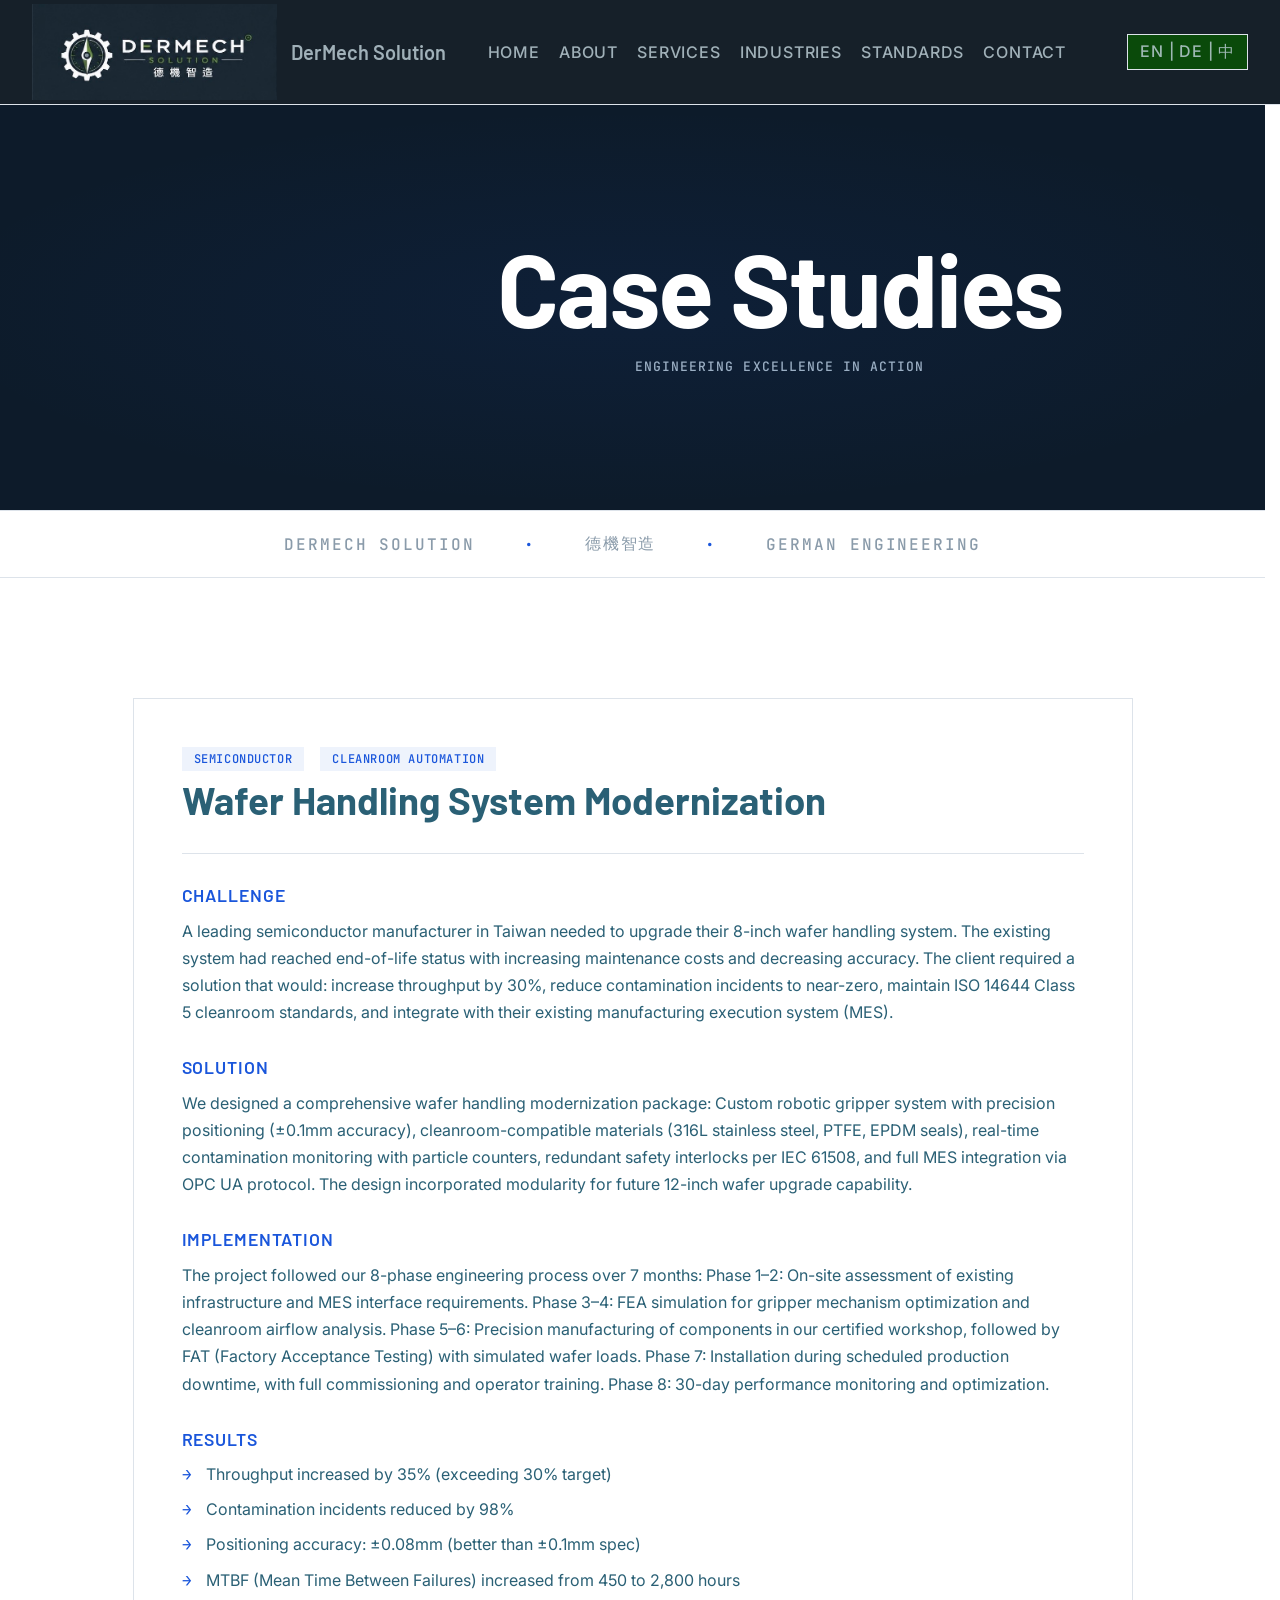
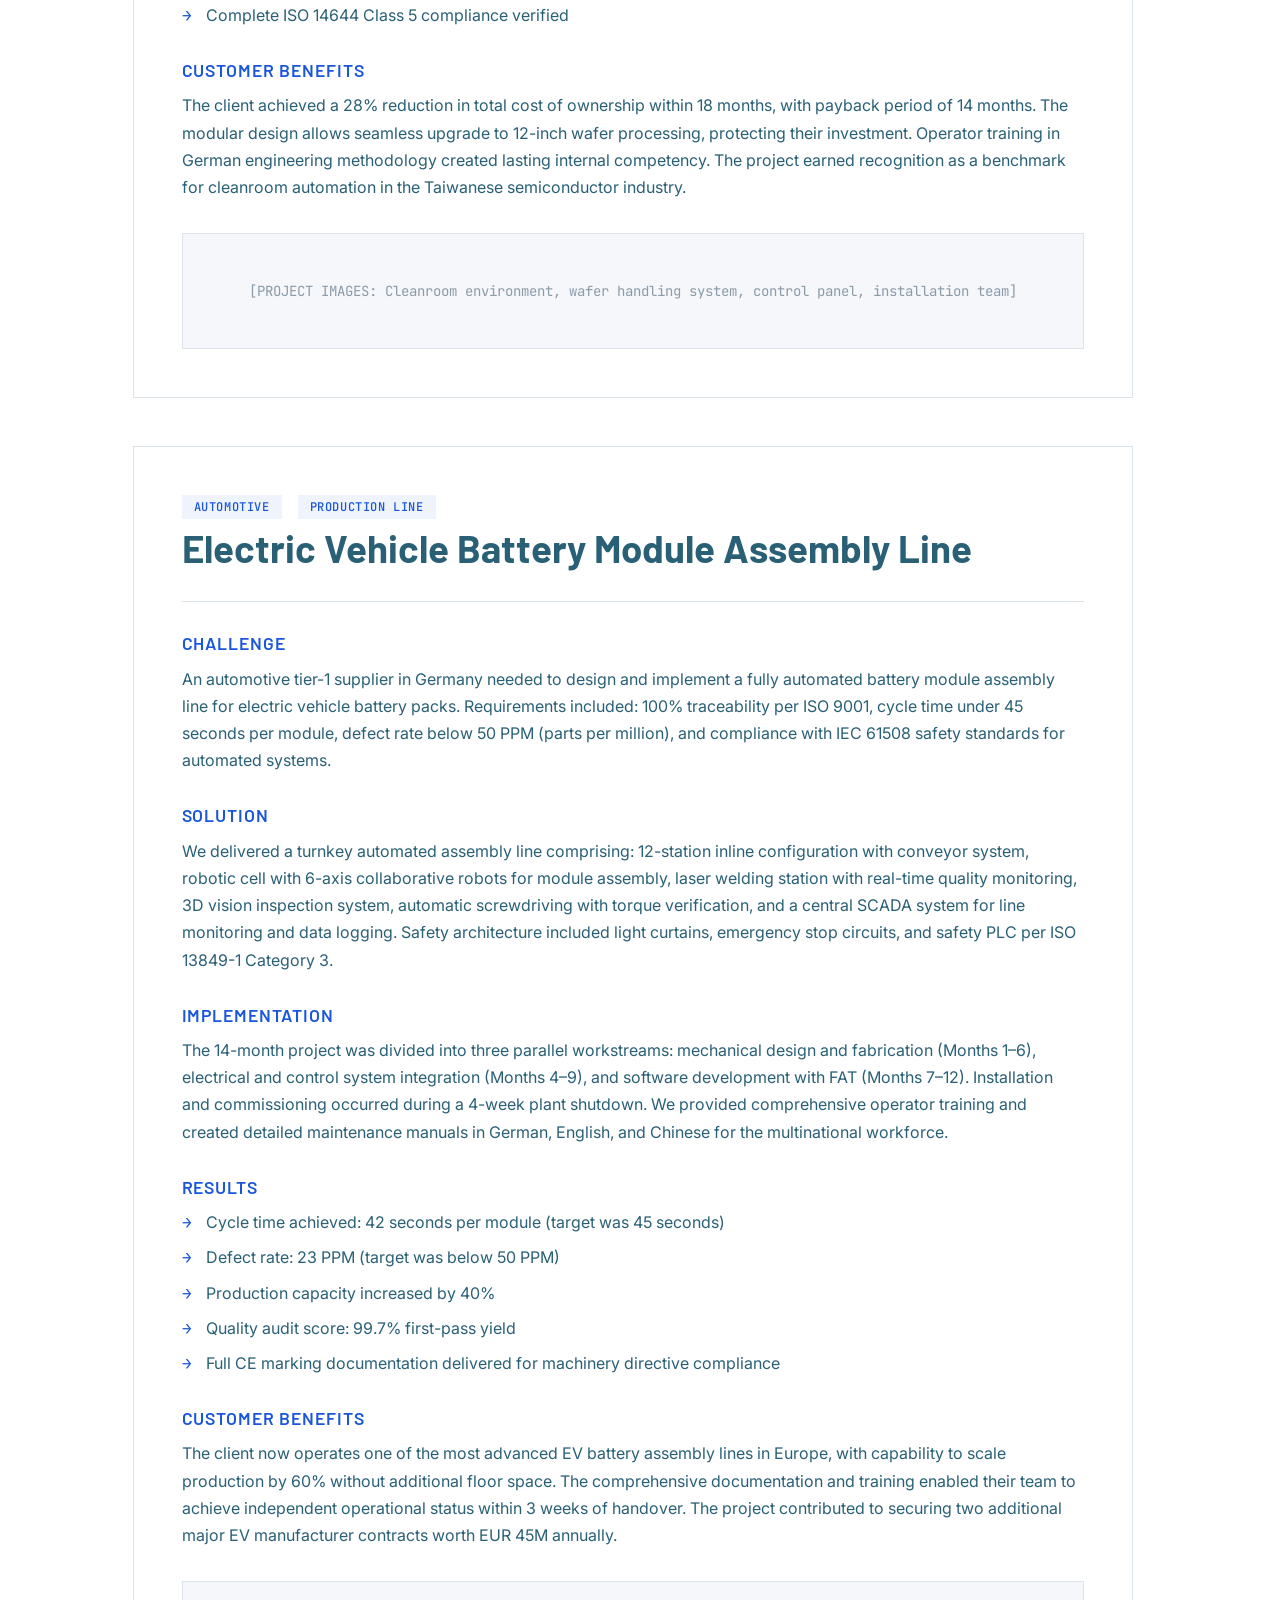
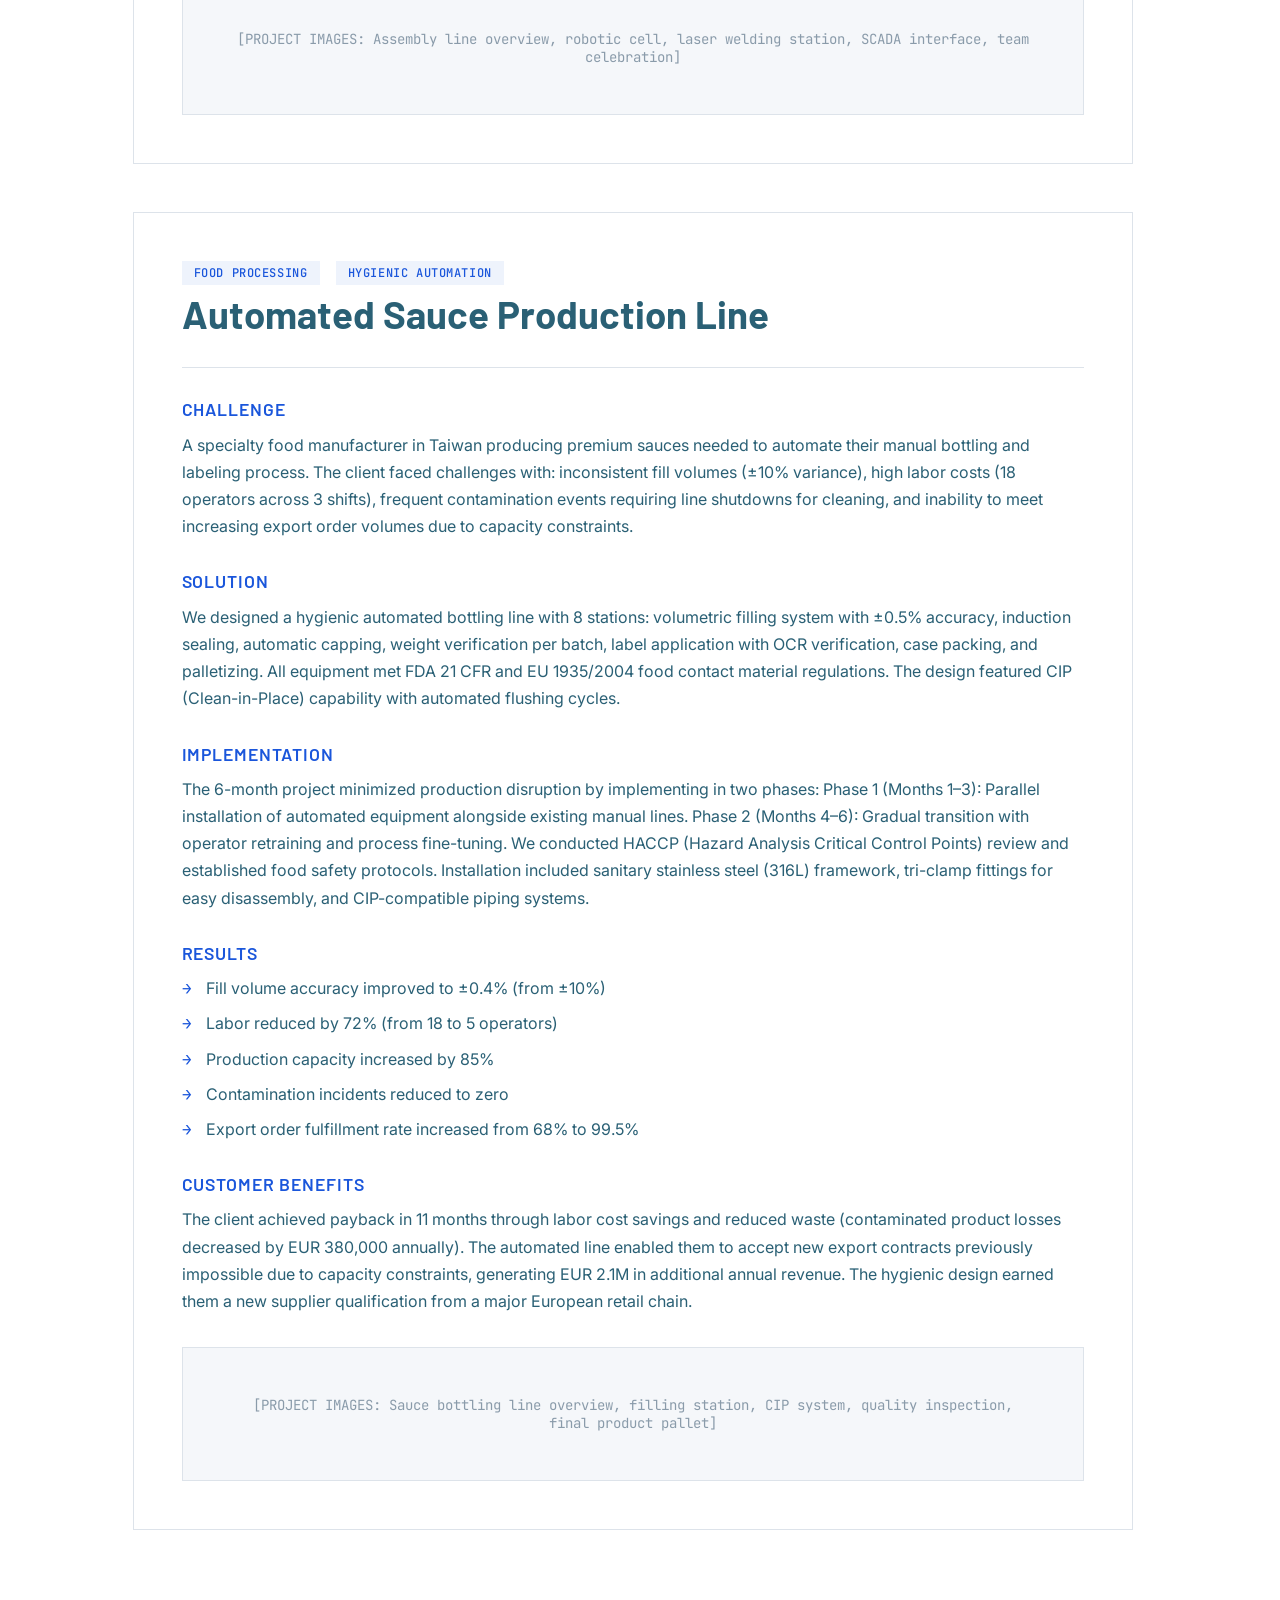
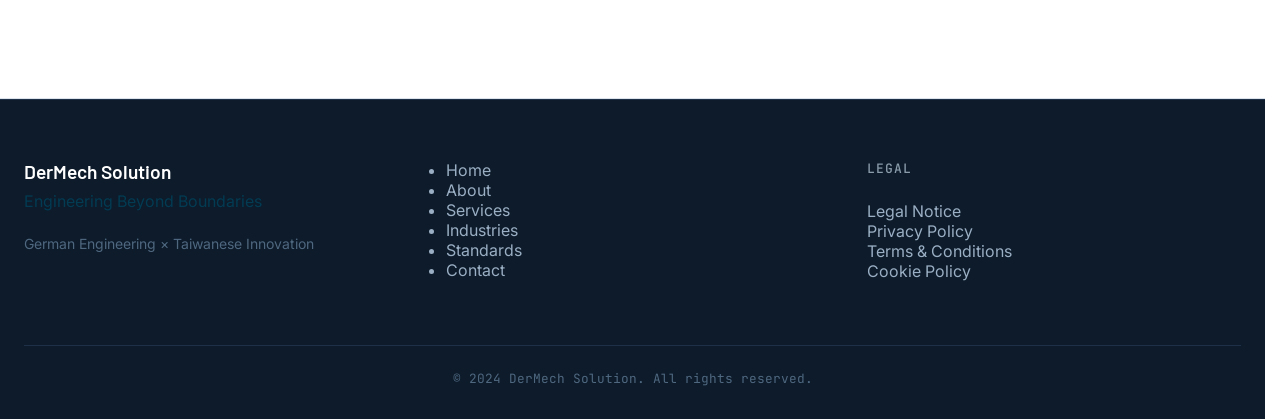
<file: case-studies.html>
<!DOCTYPE html>
<html lang="en">
<head>
  <meta charset="UTF-8">
  <meta name="viewport" content="width=device-width, initial-scale=1.0">

  <meta name="description" data-en="Case Studies - DerMech Solution engineering success stories in semiconductor, automotive, and food processing industries" data-de="Fallstudien - DerMech Solution Engineering-Erfolgsgeschichten aus Halbleiter-, Automobil- und Lebensmittelverarbeitungsindustrie" data-zh="案例研究 - 德機智造在半導體、汽車和食品加工產業的工程成功案例">
  <title data-en="Case Studies | DerMech Solution" data-de="Fallstudien | DerMech Solution" data-zh="案例研究 | 德機智造">Case Studies | DerMech Solution</title>
  
  <!-- Google Fonts -->
  <link rel="preconnect" href="https://fonts.googleapis.com">
  <link rel="preconnect" href="https://fonts.gstatic.com" crossorigin>
  <link href="https://fonts.googleapis.com/css2?family=Barlow:wght@300;400;600;700&family=Inter:wght@400;500;600&family=JetBrains+Mono:wght@400;500&display=swap" rel="stylesheet">
  
  <!-- CSS -->
  <link rel="stylesheet" href="assets/css/style.css?v=20260629">
</head>
<body>

  <!-- ============================================
       NAVIGATION
       ============================================ -->
  <nav class="navbar">
    <div class="nav-container">

      <a href="index.html" class="nav-brand">
        <img src="assets/img/0A824CF5-811C-43F0-B132-735D2DDA64D2.jpg" alt="DerMech Solution Logo" class="nav-logo">
        <span class="nav-brand-text" data-en="DerMech Solution" data-de="DerMech Solution" data-zh="德機智造">DerMech Solution</span>
      </a>

      <ul class="nav-links">
        <li><a href="index.html" data-en="Home" data-de="Startseite" data-zh="首頁">Home</a></li>
        <li><a href="about.html" data-en="About" data-de="Über uns" data-zh="關於">About</a></li>
        <li><a href="services.html" data-en="Services" data-de="Leistungen" data-zh="服務">Services</a></li>
        <li><a href="industries.html" data-en="Industries" data-de="Branchen" data-zh="產業">Industries</a></li>
        <li><a href="standards.html" data-en="Standards" data-de="Standards" data-zh="標準">Standards</a></li>
        <li><a href="contact.html" data-en="Contact" data-de="Kontakt" data-zh="聯繫">Contact</a></li>
        <li class="nav-lang-mobile">
          <button id="langToggleMobile" class="btn-lang btn-lang-mobile">EN | DE | 中</button>
        </li>
      </ul>

      <div class="nav-right">
        <button class="lang-toggle btn-lang btn-lang-desktop" id="langToggle">EN | DE | 中</button>
        <button id="navHamburger" class="nav-hamburger" aria-label="Toggle navigation" aria-expanded="false">
          <span></span>
          <span></span>
          <span></span>
        </button>
      </div>

    </div>
  </nav>

  <!-- ============================================
       PAGE HERO
       ============================================ -->
  <section class="hero hero-subpage section-dark">
    <div class="hero-bg">
      <img src="data:image/svg+xml,%3Csvg xmlns='http://www.w3.org/2000/svg' width='1920' height='1080' viewBox='0 0 1920 1080'%3E%3Crect fill='%230D0D0D' width='1920' height='1080'/%3E%3C/svg%3E" alt="Engineering project success" style="background: var(--color-surface-2);">
    </div>
    <div class="blueprint-grid"></div>
    <div class="hero-overlay"></div>
    <div class="hero-content reveal">
      <h1 data-en="Case Studies" data-de="Fallstudien" data-zh="案例研究">Case Studies</h1>
      <p class="caption" style="margin-top: 1rem;" data-en="Engineering Excellence in Action" data-de="Engineering-Exzellenz in Aktion" data-zh="工程卓越實例">Engineering Excellence in Action</p>
    </div>
  </section>

  <!-- Brand Ticker -->
  <div class="brand-ticker section-offwhite">
    <div class="ticker-content">
      <span>DerMech Solution</span>
      <span class="ticker-separator">·</span>
      <span>德機智造</span>
      <span class="ticker-separator">·</span>
      <span>German Engineering</span>
    </div>
  </div>

  <!-- ============================================
       CASE STUDIES CONTENT
       ============================================ -->
  <section class="section section-light reveal">
    <div class="container">
      <div style="max-width: 1000px; margin: 0 auto;">

        <!-- Case Study 1: Semiconductor -->
        <article class="case-study">
          <div class="case-study-header">
            <div class="case-study-meta">
              <span class="case-study-tag" data-en="Semiconductor" data-de="Halbleiter" data-zh="半導體">Semiconductor</span>
              <span class="case-study-tag" data-en="Cleanroom Automation" data-de="Reinraumautomatisierung" data-zh="潔淨室自動化">Cleanroom Automation</span>
            </div>
            <h2 class="case-study-title" data-en="Wafer Handling System Modernization" data-de="Wafer-Handlingsystem-Modernisierung" data-zh="晶圓處理系統現代化">Wafer Handling System Modernization</h2>
          </div>

          <div class="case-study-section">
            <h4 data-en="Challenge" data-de="Herausforderung" data-zh="挑戰">Challenge</h4>
            <p data-en="A leading semiconductor manufacturer in Taiwan needed to upgrade their 8-inch wafer handling system. The existing system had reached end-of-life status with increasing maintenance costs and decreasing accuracy. The client required a solution that would: increase throughput by 30%, reduce contamination incidents to near-zero, maintain ISO 14644 Class 5 cleanroom standards, and integrate with their existing manufacturing execution system (MES)." data-de="Ein führender Halbleiterhersteller in Taiwan musste sein 8-Zoll-Wafer-Handlingsystem modernisieren. Das vorhandene System hatte sein Lebensdauer-Ende erreicht mit steigenden Wartungskosten und sinkender Genauigkeit. Der Kunde benötigte eine Lösung, die: den Durchsatz um 30% erhöhen, Kontaminationsvorfälle auf nahe Null reduzieren, ISO 14644 Klasse 5 Reinraumstandards einhalten und in ihr bestehendes Manufacturing Execution System (MES) integrieren würde." data-zh="台灣一家領先的半導體製造商需要升級其 8 吋晶圓處理系統。現有系統已達到使用壽命終點，維護成本增加且精度下降。客戶需要一個解決方案來：將產能提高 30%、將污染事件減少到接近零、維持 ISO 14644 Class 5 潔淨室標準、並與其現有製造執行系統（MES）整合。">A leading semiconductor manufacturer in Taiwan needed to upgrade their 8-inch wafer handling system. The existing system had reached end-of-life status with increasing maintenance costs and decreasing accuracy. The client required a solution that would: increase throughput by 30%, reduce contamination incidents to near-zero, maintain ISO 14644 Class 5 cleanroom standards, and integrate with their existing manufacturing execution system (MES).</p>
          </div>

          <div class="case-study-section">
            <h4 data-en="Solution" data-de="Lösung" data-zh="解決方案">Solution</h4>
            <p data-en="We designed a comprehensive wafer handling modernization package: Custom robotic gripper system with precision positioning (±0.1mm accuracy), cleanroom-compatible materials (316L stainless steel, PTFE, EPDM seals), real-time contamination monitoring with particle counters, redundant safety interlocks per IEC 61508, and full MES integration via OPC UA protocol. The design incorporated modularity for future 12-inch wafer upgrade capability." data-de="Wir entwarfen ein umfassendes Wafer-Handling-Modernisierungspaket: Maßgeschneidertes Roboter-Greifsystem mit Präzisionspositionierung (±0,1mm Genauigkeit), Reinraum-kompatible Materialien (316L Edelstahl, PTFE, EPDM-Dichtungen), Echtzeit-Kontaminationsüberwachung mit Partikelzählern, redundante Sicherheitsverriegelungen gemäß IEC 61508, und vollständige MES-Integration über OPC UA-Protokoll. Das Design beinhaltete Modularität für zukünftige 12-Zoll-Wafer-Upgrade-Fähigkeit." data-zh="我們設計了一個全面的晶圓處理現代化套件：自定義機器人夾持系統，具有精密定位（±0.1mm 精度）、潔淨室兼容材料（316L 不鏽鋼、PTFE、EPDM 密封件）、帶有顆粒計數器的實時污染監測、符合 IEC 61508 的冗餘安全聯鎖、以及透過 OPC UA 協議的完整 MES 整合。該設計包含模組化特性，以支援未來升級至 12 吋晶圓。">We designed a comprehensive wafer handling modernization package: Custom robotic gripper system with precision positioning (±0.1mm accuracy), cleanroom-compatible materials (316L stainless steel, PTFE, EPDM seals), real-time contamination monitoring with particle counters, redundant safety interlocks per IEC 61508, and full MES integration via OPC UA protocol. The design incorporated modularity for future 12-inch wafer upgrade capability.</p>
          </div>

          <div class="case-study-section">
            <h4 data-en="Implementation" data-de="Implementierung" data-zh="實施">Implementation</h4>
            <p data-en="The project followed our 8-phase engineering process over 7 months: Phase 1–2: On-site assessment of existing infrastructure and MES interface requirements. Phase 3–4: FEA simulation for gripper mechanism optimization and cleanroom airflow analysis. Phase 5–6: Precision manufacturing of components in our certified workshop, followed by FAT (Factory Acceptance Testing) with simulated wafer loads. Phase 7: Installation during scheduled production downtime, with full commissioning and operator training. Phase 8: 30-day performance monitoring and optimization." data-de="Das Projekt folgte unserem 8-Phasen-Engineering-Prozess über 7 Monate: Phase 1–2: Bewertung der bestehenden Infrastruktur und MES-Schnittstellenanforderungen vor Ort. Phase 3–4: FEA-Simulation zur Optimierung des Greifmechanismus und Reinraum-Luftstromanalyse. Phase 5–6: Präzisionsfertigung der Komponenten in unserer zertifizierten Werkstatt, gefolgt von FAT (Factory Acceptance Testing) mit simulierten Wafer-Lasten. Phase 7: Installation während geplanter Produktionsausfallzeit, mit vollständiger Inbetriebnahme und Bediener Schulung. Phase 8: 30-tägige Leistungsüberwachung und Optimierung." data-zh="專案遵循我們的 8 階段工程流程，歷時 7 個月：第 1-2 階段：現場評估現有基礎設施和 MES 介面需求。第 3-4 階段：對夾持機構進行有限元素分析模擬優化和潔淨室氣流分析。第 5-6 階段：在我們認證的車間精密製造組件，然後進行帶有模擬晶圓負載的工廠驗收測試（FAT）。第 7 階段：在計劃的停產期間安裝，並進行全面調試和操作員培訓。第 8 階段：30 天的性能監控和優化。">The project followed our 8-phase engineering process over 7 months: Phase 1–2: On-site assessment of existing infrastructure and MES interface requirements. Phase 3–4: FEA simulation for gripper mechanism optimization and cleanroom airflow analysis. Phase 5–6: Precision manufacturing of components in our certified workshop, followed by FAT (Factory Acceptance Testing) with simulated wafer loads. Phase 7: Installation during scheduled production downtime, with full commissioning and operator training. Phase 8: 30-day performance monitoring and optimization.</p>
          </div>

          <div class="case-study-section">
            <h4 data-en="Results" data-de="Ergebnisse" data-zh="成果">Results</h4>
            <ul>
              <li data-en="Throughput increased by 35% (exceeding 30% target)" data-de="Durchsatz um 35% erhöht (über 30% Ziel)" data-zh="產能提升 35%（超過 30% 目標）">Throughput increased by 35% (exceeding 30% target)</li>
              <li data-en="Contamination incidents reduced by 98%" data-de="Kontaminationsvorfälle um 98% reduziert" data-zh="污染事件減少 98%">Contamination incidents reduced by 98%</li>
              <li data-en="Positioning accuracy: ±0.08mm (better than ±0.1mm spec)" data-de="Positionierungsgenauigkeit: ±0,08mm (besser als ±0,1mm Spezifikation)" data-zh="定位精度：±0.08mm（優於 ±0.1mm 規格）">Positioning accuracy: ±0.08mm (better than ±0.1mm spec)</li>
              <li data-en="MTBF (Mean Time Between Failures) increased from 450 to 2,800 hours" data-de="MTBF (Mean Time Between Failures) von 450 auf 2.800 Stunden erhöht" data-zh="平均故障間隔時間（MTBF）從 450 小時增加到 2,800 小時">MTBF (Mean Time Between Failures) increased from 450 to 2,800 hours</li>
              <li data-en="Complete ISO 14644 Class 5 compliance verified" data-de="Vollständige ISO 14644 Klasse 5 Compliance verifiziert" data-zh="完全符合 ISO 14644 Class 5 標準">Complete ISO 14644 Class 5 compliance verified</li>
            </ul>
          </div>

          <div class="case-study-section">
            <h4 data-en="Customer Benefits" data-de="Kundennutzen" data-zh="客戶效益">Customer Benefits</h4>
            <p data-en="The client achieved a 28% reduction in total cost of ownership within 18 months, with payback period of 14 months. The modular design allows seamless upgrade to 12-inch wafer processing, protecting their investment. Operator training in German engineering methodology created lasting internal competency. The project earned recognition as a benchmark for cleanroom automation in the Taiwanese semiconductor industry." data-de="Der Kunde erreichte eine 28%ige Reduzierung der Gesamtbetriebskosten innerhalb von 18 Monaten, mit einer Amortisationszeit von 14 Monaten. Das modulare Design ermöglicht nahtloses Upgrade auf 12-Zoll-Wafer-Verarbeitung und schützt seine Investition. Die Bediener Schulung in deutscher Ingenieursmethodik schuf dauerhafte interne Kompetenz. Das Projekt erlangte Anerkennung als Benchmark für Reinraumautomatisierung in der taiwanesischen Halbleiterindustrie." data-zh="客戶在 18 個月內實現了 28% 的總擁有成本降低，投資回報期為 14 個月。模組化設計允許無縫升級至 12 吋晶圓處理，保護其投資。德國工程方法論的操作員培訓創造了持久的內部能力。該專案獲得了台灣半導體產業潔淨室自動化基準的认可。">The client achieved a 28% reduction in total cost of ownership within 18 months, with payback period of 14 months. The modular design allows seamless upgrade to 12-inch wafer processing, protecting their investment. Operator training in German engineering methodology created lasting internal competency. The project earned recognition as a benchmark for cleanroom automation in the Taiwanese semiconductor industry.</p>
          </div>

          <div class="case-image-placeholder">
            [PROJECT IMAGES: Cleanroom environment, wafer handling system, control panel, installation team]
          </div>
        </article>

        <!-- Case Study 2: Automotive -->
        <article class="case-study">
          <div class="case-study-header">
            <div class="case-study-meta">
              <span class="case-study-tag" data-en="Automotive" data-de="Automobil" data-zh="汽車">Automotive</span>
              <span class="case-study-tag" data-en="Production Line" data-de="Produktionslinie" data-zh="生產線">Production Line</span>
            </div>
            <h2 class="case-study-title" data-en="Electric Vehicle Battery Module Assembly Line" data-de="Elektrofahrzeug-Batteriemodul-Montagelinie" data-zh="電動車電池模組組裝線">Electric Vehicle Battery Module Assembly Line</h2>
          </div>

          <div class="case-study-section">
            <h4 data-en="Challenge" data-de="Herausforderung" data-zh="挑戰">Challenge</h4>
            <p data-en="An automotive tier-1 supplier in Germany needed to design and implement a fully automated battery module assembly line for electric vehicle battery packs. Requirements included: 100% traceability per ISO 9001, cycle time under 45 seconds per module, defect rate below 50 PPM (parts per million), and compliance with IEC 61508 safety standards for automated systems." data-de="Ein Automobil-Tier-1-Lieferant in Deutschland musste eine vollautomatische Batteriemodul-Montagelinie für Elektrofahrzeug-Batteriepacks entwerfen und implementieren. Anforderungen umfassten: 100% Rückverfolgbarkeit gemäß ISO 9001, Zykluszeit unter 45 Sekunden pro Modul, Fehlerrate unter 50 PPM (Teile pro Million), und Compliance mit IEC 61508 Sicherheitsstandards für automatisierte Systeme." data-zh="德國一家汽車一級供應商需要設計和實施一條用於電動車電池包的全自動電池模組組裝線。要求包括：符合 ISO 9001 的 100% 可追溯性、每模組 45 秒以下的週期時間、50 PPM（百萬分之一）以下的缺陷率、以及符合自動化系統 IEC 61508 安全標準。">An automotive tier-1 supplier in Germany needed to design and implement a fully automated battery module assembly line for electric vehicle battery packs. Requirements included: 100% traceability per ISO 9001, cycle time under 45 seconds per module, defect rate below 50 PPM (parts per million), and compliance with IEC 61508 safety standards for automated systems.</p>
          </div>

          <div class="case-study-section">
            <h4 data-en="Solution" data-de="Lösung" data-zh="解決方案">Solution</h4>
            <p data-en="We delivered a turnkey automated assembly line comprising: 12-station inline configuration with conveyor system, robotic cell with 6-axis collaborative robots for module assembly, laser welding station with real-time quality monitoring, 3D vision inspection system, automatic screwdriving with torque verification, and a central SCADA system for line monitoring and data logging. Safety architecture included light curtains, emergency stop circuits, and safety PLC per ISO 13849-1 Category 3." data-de="Wir lieferten eine schlüsselfertige automatisierte Montagelinie, bestehend aus: 12-Stationen-Inline-Konfiguration mit Fördersystem, Roboterzelle mit 6-Achsen-Kollaborationsrobotern zur Modulmontage, Laserschweißstation mit Echtzeit-Qualitätsüberwachung, 3D-Vision-Inspektionssystem, automatische Verschraubung mit Drehmomentverifizierung, und zentrales SCADA-System zur Linienüberwachung und Datenprotokollierung. Die Sicherheitsarchitektur umfasste Lichtvorhänge, Not-Aus-Schaltkreise und Sicherheits-SPS gemäß ISO 13849-1 Kategorie 3." data-zh="我們交付了一條交鑰匙自動組裝線，包括：12 站流水線配置和輸送系統、配備 6 軸協作機器人的機器人單元用於模組組裝、具有實时品質監控的雷射焊接站、3D 視覺檢測系統、帶有扭矩驗證的自動螺絲鎖付、以及用於生產線監控和數據記錄的中央 SCADA 系統。安全架構包含光幕、緊急停止電路和符合 ISO 13849-1 Category 3 的安全 PLC。">We delivered a turnkey automated assembly line comprising: 12-station inline configuration with conveyor system, robotic cell with 6-axis collaborative robots for module assembly, laser welding station with real-time quality monitoring, 3D vision inspection system, automatic screwdriving with torque verification, and a central SCADA system for line monitoring and data logging. Safety architecture included light curtains, emergency stop circuits, and safety PLC per ISO 13849-1 Category 3.</p>
          </div>

          <div class="case-study-section">
            <h4 data-en="Implementation" data-de="Implementierung" data-zh="實施">Implementation</h4>
            <p data-en="The 14-month project was divided into three parallel workstreams: mechanical design and fabrication (Months 1–6), electrical and control system integration (Months 4–9), and software development with FAT (Months 7–12). Installation and commissioning occurred during a 4-week plant shutdown. We provided comprehensive operator training and created detailed maintenance manuals in German, English, and Chinese for the multinational workforce." data-de="Das 14-monatige Projekt war in drei parallele Workstreams unterteilt: mechanisches Design und Fertigung (Monate 1–6), elektrische und Steuerungssystemintegration (Monate 4–9), und Softwareentwicklung mit FAT (Monate 7–12). Installation und Inbetriebnahme fanden während eines 4-wöchigen Werksstillstands statt. Wir boten umfassende Bediener Schulungen und erstellten detaillierte Wartungshandbücher in Deutsch, Englisch und Chinesisch für die multinationale Belegschaft." data-zh="這個 14 個月的專案分為三個並行工作流程：機械設計和製造（第 1-6 個月）、電氣和控制系統整合（第 4-9 個月）、以及軟體開發和工廠驗收測試（第 7-12 個月）。安裝和調試在 4 周的工廠停產期間進行。我們為跨國員工提供全面的操作員培訓，並創建了德語、英語和中文的詳細維護手冊。">The 14-month project was divided into three parallel workstreams: mechanical design and fabrication (Months 1–6), electrical and control system integration (Months 4–9), and software development with FAT (Months 7–12). Installation and commissioning occurred during a 4-week plant shutdown. We provided comprehensive operator training and created detailed maintenance manuals in German, English, and Chinese for the multinational workforce.</p>
          </div>

          <div class="case-study-section">
            <h4 data-en="Results" data-de="Ergebnisse" data-zh="成果">Results</h4>
            <ul>
              <li data-en="Cycle time achieved: 42 seconds per module (target was 45 seconds)" data-de="Erreichte Zykluszeit: 42 Sekunden pro Modul (Ziel waren 45 Sekunden)" data-zh="實現的週期時間：每模組 42 秒（目標為 45 秒）">Cycle time achieved: 42 seconds per module (target was 45 seconds)</li>
              <li data-en="Defect rate: 23 PPM (target was below 50 PPM)" data-de="Fehlerrate: 23 PPM (Ziel war unter 50 PPM)" data-zh="缺陷率：23 PPM（目標為低於 50 PPM）">Defect rate: 23 PPM (target was below 50 PPM)</li>
              <li data-en="Production capacity increased by 40%" data-de="Produktionskapazität um 40% erhöht" data-zh="生產容量增加 40%">Production capacity increased by 40%</li>
              <li data-en="Quality audit score: 99.7% first-pass yield" data-de="Qualitäts-Audit-Score: 99,7% Erstpass-Ausbeute" data-zh="品質審計分數：99.7% 首次通過率">Quality audit score: 99.7% first-pass yield</li>
              <li data-en="Full CE marking documentation delivered for machinery directive compliance" data-de="Vollständige CE-Kennzeichnungsdokumentation für Maschinenrichtlinien-Compliance geliefert" data-zh="交付完整的 CE 標誌文件以符合機械指令">Full CE marking documentation delivered for machinery directive compliance</li>
            </ul>
          </div>

          <div class="case-study-section">
            <h4 data-en="Customer Benefits" data-de="Kundennutzen" data-zh="客戶效益">Customer Benefits</h4>
            <p data-en="The client now operates one of the most advanced EV battery assembly lines in Europe, with capability to scale production by 60% without additional floor space. The comprehensive documentation and training enabled their team to achieve independent operational status within 3 weeks of handover. The project contributed to securing two additional major EV manufacturer contracts worth EUR 45M annually." data-de="Der Kunde betreibt jetzt eine der fortschrittlichsten EV-Batterie-Montagelinien in Europa, mit der Fähigkeit, die Produktion um 60% zu steigern, ohne zusätzliche Bodenfläche. Die umfassende Dokumentation und Schulung ermöglichte es seinem Team, innerhalb von 3 Wochen nach der Übergabe den unabhängigen Betriebsstatus zu erreichen. Das Projekt trug zur Sicherung zweier weiterer großer EV-Herstellerverträge im Wert von 45 Mio. EUR jährlich bei." data-zh="客戶現在運營歐洲最先進的電動車電池組裝線之一，無需額外地面面積即可將產能提高 60%。全面的文件和培訓使他們的團隊在交接後 3 週內實現獨立運營。該專案有助於獲得兩個額外的主要電動車製造商合約，年價值 4500 萬歐元。">The client now operates one of the most advanced EV battery assembly lines in Europe, with capability to scale production by 60% without additional floor space. The comprehensive documentation and training enabled their team to achieve independent operational status within 3 weeks of handover. The project contributed to securing two additional major EV manufacturer contracts worth EUR 45M annually.</p>
          </div>

          <div class="case-image-placeholder">
            [PROJECT IMAGES: Assembly line overview, robotic cell, laser welding station, SCADA interface, team celebration]
          </div>
        </article>

        <!-- Case Study 3: Food Processing -->
        <article class="case-study">
          <div class="case-study-header">
            <div class="case-study-meta">
              <span class="case-study-tag" data-en="Food Processing" data-de="Lebensmittelverarbeitung" data-zh="食品加工">Food Processing</span>
              <span class="case-study-tag" data-en="Hygienic Automation" data-de="Hygienic-Automatisierung" data-zh="衛生自動化">Hygienic Automation</span>
            </div>
            <h2 class="case-study-title" data-en="Automated Sauce Production Line" data-de="Automatisierte Saucenproduktionslinie" data-zh="自動化醬料生產線">Automated Sauce Production Line</h2>
          </div>

          <div class="case-study-section">
            <h4 data-en="Challenge" data-de="Herausforderung" data-zh="挑戰">Challenge</h4>
            <p data-en="A specialty food manufacturer in Taiwan producing premium sauces needed to automate their manual bottling and labeling process. The client faced challenges with: inconsistent fill volumes (±10% variance), high labor costs (18 operators across 3 shifts), frequent contamination events requiring line shutdowns for cleaning, and inability to meet increasing export order volumes due to capacity constraints." data-de="Ein Spezialitäten-Lebensmittelhersteller in Taiwan, der Premium-Saucen produziert, musste seinen manuellen Abfüll- und Etikettierprozess automatisieren. Der Kunde stand vor Herausforderungen mit: inkonsistenten Füllvolumina (±10% Varianz), hohen Arbeitskosten (18 Operatoren über 3 Schichten), häufigen Kontaminationsvorfällen, die Linienstillstände zur Reinigung erforderten, und Unfähigkeit, steigende Exportauftragsvolumen aufgrund von Kapazitätsbeschränkungen zu erfüllen." data-zh="台灣一家生產高級醬料的特種食品製造商需要自動化其手動裝瓶和標籤流程。客戶面臨的挑戰包括：填充體積不一致（±10% 差異）、高勞動力成本（3 班次共 18 名操作員）、需要停線清洗的频繁污染事件、以及由於產能限制無法滿足不斷增加的出口訂單量。">A specialty food manufacturer in Taiwan producing premium sauces needed to automate their manual bottling and labeling process. The client faced challenges with: inconsistent fill volumes (±10% variance), high labor costs (18 operators across 3 shifts), frequent contamination events requiring line shutdowns for cleaning, and inability to meet increasing export order volumes due to capacity constraints.</p>
          </div>

          <div class="case-study-section">
            <h4 data-en="Solution" data-de="Lösung" data-zh="解決方案">Solution</h4>
            <p data-en="We designed a hygienic automated bottling line with 8 stations: volumetric filling system with ±0.5% accuracy, induction sealing, automatic capping, weight verification per batch, label application with OCR verification, case packing, and palletizing. All equipment met FDA 21 CFR and EU 1935/2004 food contact material regulations. The design featured CIP (Clean-in-Place) capability with automated flushing cycles." data-de="Wir entwarfen eine hygienische automatisierte Abfülllinie mit 8 Stationen: volumetrisches Abfüllsystem mit ±0,5% Genauigkeit, Induktionsversiegelung, automatische Verschraubung, Gewichtsverifizierung pro Charge, Etikettiermaschine mit OCR-Verifizierung, Kartonpacker und Palettierer. Alle Geräte erfüllten FDA 21 CFR und EU 1935/2004 Lebensmittelkontaktmaterial-Verordnungen. Das Design verfügte über CIP (Clean-in-Place)-Funktion mit automatischen Spülzyklen." data-zh="我們設計了一條衛生自動裝瓶線，包含 8 個工作站：精度 ±0.5% 的體積填充系統、感應密封、自動封蓋、每批重量驗證、帶有 OCR 驗證的標籤貼附、裝箱和堆疊。所有設備符合 FDA 21 CFR 和 EU 1935/2004 食品接觸材料法規。該設計具有 CIP（就地清洗）功能，配有自動沖洗循環。">We designed a hygienic automated bottling line with 8 stations: volumetric filling system with ±0.5% accuracy, induction sealing, automatic capping, weight verification per batch, label application with OCR verification, case packing, and palletizing. All equipment met FDA 21 CFR and EU 1935/2004 food contact material regulations. The design featured CIP (Clean-in-Place) capability with automated flushing cycles.</p>
          </div>

          <div class="case-study-section">
            <h4 data-en="Implementation" data-de="Implementierung" data-zh="實施">Implementation</h4>
            <p data-en="The 6-month project minimized production disruption by implementing in two phases: Phase 1 (Months 1–3): Parallel installation of automated equipment alongside existing manual lines. Phase 2 (Months 4–6): Gradual transition with operator retraining and process fine-tuning. We conducted HACCP (Hazard Analysis Critical Control Points) review and established food safety protocols. Installation included sanitary stainless steel (316L) framework, tri-clamp fittings for easy disassembly, and CIP-compatible piping systems." data-de="Das 6-monatige Projekt minimierte Produktionsstörungen durch Implementierung in zwei Phasen: Phase 1 (Monate 1–3): Parallele Installation automatisierter Ausrüstung neben bestehenden manuellen Linien. Phase 2 (Monate 4–6): Gradueller Übergang mit Operator-Umschulung und Prozess-Feinabstimmung. Wir führten HACCP (Hazard Analysis Critical Control Points) Bewertung durch und erstellten Lebensmittelsicherheitsprotokolle. Installation beinhaltete sanitäres Edelstahl (316L) Gerüst, Tri-Clamp-Anschlüsse für einfache Demontage, und CIP-kompatible Rohrleitungssysteme." data-zh="這個 6 個月的專案通过兩個階段的實施將生產中斷降到最低：第 1 階段（第 1-3 個月）：在現有手工線旁邊並行安裝自動化設備。第 2 階段（第 4-6 個月）：漸進式過渡，配合操作員再培訓和流程微調。我們進行了 HACCP（危害分析關鍵控制點）審查並建立了食品安全 protocol。安裝包括衛生級不鏽鋼（316L）框架、便於拆卸的三夾接頭、以及 CIP 兼容的管道系統。">The 6-month project minimized production disruption by implementing in two phases: Phase 1 (Months 1–3): Parallel installation of automated equipment alongside existing manual lines. Phase 2 (Months 4–6): Gradual transition with operator retraining and process fine-tuning. We conducted HACCP (Hazard Analysis Critical Control Points) review and established food safety protocols. Installation included sanitary stainless steel (316L) framework, tri-clamp fittings for easy disassembly, and CIP-compatible piping systems.</p>
          </div>

          <div class="case-study-section">
            <h4 data-en="Results" data-de="Ergebnisse" data-zh="成果">Results</h4>
            <ul>
              <li data-en="Fill volume accuracy improved to ±0.4% (from ±10%)" data-de="Füllvolumen-Genauigkeit auf ±0,4% verbessert (von ±10%)" data-zh="填充體積精度提升至 ±0.4%（原 ±10%）">Fill volume accuracy improved to ±0.4% (from ±10%)</li>
              <li data-en="Labor reduced by 72% (from 18 to 5 operators)" data-de="Arbeitskräfte um 72% reduziert (von 18 auf 5 Operatoren)" data-zh="勞動力減少 72%（從 18 名減少到 5 名操作員）">Labor reduced by 72% (from 18 to 5 operators)</li>
              <li data-en="Production capacity increased by 85%" data-de="Produktionskapazität um 85% erhöht" data-zh="生產容量增加 85%">Production capacity increased by 85%</li>
              <li data-en="Contamination incidents reduced to zero" data-de="Kontaminationsvorfälle auf Null reduziert" data-zh="污染事件減少到零">Contamination incidents reduced to zero</li>
              <li data-en="Export order fulfillment rate increased from 68% to 99.5%" data-de="Exportauftragserfüllungsrate von 68% auf 99,5% erhöht" data-zh="出口訂單履行率從 68% 提高到 99.5%">Export order fulfillment rate increased from 68% to 99.5%</li>
            </ul>
          </div>

          <div class="case-study-section">
            <h4 data-en="Customer Benefits" data-de="Kundennutzen" data-zh="客戶效益">Customer Benefits</h4>
            <p data-en="The client achieved payback in 11 months through labor cost savings and reduced waste (contaminated product losses decreased by EUR 380,000 annually). The automated line enabled them to accept new export contracts previously impossible due to capacity constraints, generating EUR 2.1M in additional annual revenue. The hygienic design earned them a new supplier qualification from a major European retail chain." data-de="Der Kunde erzielte Amortisation in 11 Monaten durch Arbeitskosteneinsparungen und reduzierten Abfall (kontaminierte Produktverluste sanken um 380.000 EUR jährlich). Die automatisierte Linie ermöglichte es ihm, neue Exportverträge anzunehmen, die zuvor aufgrund von Kapazitätsbeschränkungen unmöglich waren, und generierte 2,1 Mio. EUR zusätzlichen Jahresumsatz. Das hygienische Design brachte ihm eine neue Lieferantenqualifizierung von einer großen europäischen Einzelhandelskette ein." data-zh="客戶透過勞動力成本節省和減少浪費（污染產品損失每年減少 38 萬歐元）在 11 個月內實現了投資回報。自動化生產線使他們能夠接受以前由於產能限制而無法接受的新出口合約，創造了 210 萬歐元的額外年收入。衛生設計為他們贏得了歐洲主要零售鏈的新供應商資格。">The client achieved payback in 11 months through labor cost savings and reduced waste (contaminated product losses decreased by EUR 380,000 annually). The automated line enabled them to accept new export contracts previously impossible due to capacity constraints, generating EUR 2.1M in additional annual revenue. The hygienic design earned them a new supplier qualification from a major European retail chain.</p>
          </div>

          <div class="case-image-placeholder">
            [PROJECT IMAGES: Sauce bottling line overview, filling station, CIP system, quality inspection, final product pallet]
          </div>
        </article>

      </div>
    </div>
  </section>

  <!-- ============================================
       FOOTER
       ============================================ -->
  <footer>
    <div class="container">
      <div class="footer-grid">
        <div>
          <p class="footer-brand" data-en="DerMech Solution" data-de="DerMech Solution" data-zh="德機智造">DerMech Solution</p>
          <p data-en="Engineering Beyond Boundaries" data-de="Ingenieurskunst ohne Grenzen" data-zh="超越邊界的工程力量">Engineering Beyond Boundaries</p>
          <p class="footer-tagline" data-en="German Engineering × Taiwanese Innovation" data-de="Deutsche Ingenieurskunst × Taiwanesische Innovation" data-zh="德國工程 × 台灣創新">German Engineering × Taiwanese Innovation</p>
        </div>
        <nav>
          <ul class="footer-links">
            <li><a href="index.html" data-en="Home" data-de="Startseite" data-zh="首頁">Home</a></li>
            <li><a href="about.html" data-en="About" data-de="Über uns" data-zh="關於">About</a></li>
            <li><a href="services.html" data-en="Services" data-de="Leistungen" data-zh="服務">Services</a></li>
            <li><a href="industries.html" data-en="Industries" data-de="Branchen" data-zh="產業">Industries</a></li>
            <li><a href="standards.html" data-en="Standards" data-de="Standards" data-zh="標準">Standards</a></li>
            <li><a href="contact.html" data-en="Contact" data-de="Kontakt" data-zh="聯繫">Contact</a></li>
          </ul>
        </nav>
        <div>
          <p class="caption" data-en="LEGAL" data-de="RECHTLICHES" data-zh="法律">LEGAL</p>
          <ul style="list-style: none; margin-top: 1rem;">
            <li><a href="legal.html" data-en="Legal Notice" data-de="Impressum" data-zh="法律聲明">Legal Notice</a></li>
            <li><a href="privacy.html" data-en="Privacy Policy" data-de="Datenschutz" data-zh="隱私權政策">Privacy Policy</a></li>
            <li><a href="terms.html" data-en="Terms & Conditions" data-de="AGB" data-zh="條款與條件">Terms & Conditions</a></li>
            <li><a href="cookies.html" data-en="Cookie Policy" data-de="Cookie-Richtlinie" data-zh="Cookie 政策">Cookie Policy</a></li>
          </ul>
        </div>
      </div>
      <div class="copyright" data-en="© 2024 DerMech Solution. All rights reserved." data-de="© 2024 DerMech Solution. Alle Rechte vorbehalten." data-zh="© 2024 德機智造 版權所有">© 2024 DerMech Solution. All rights reserved.</div>
    </div>
  </footer>

  <!-- JS -->
  <script src="assets/js/main.js"></script>
</body>
</html>
</file>
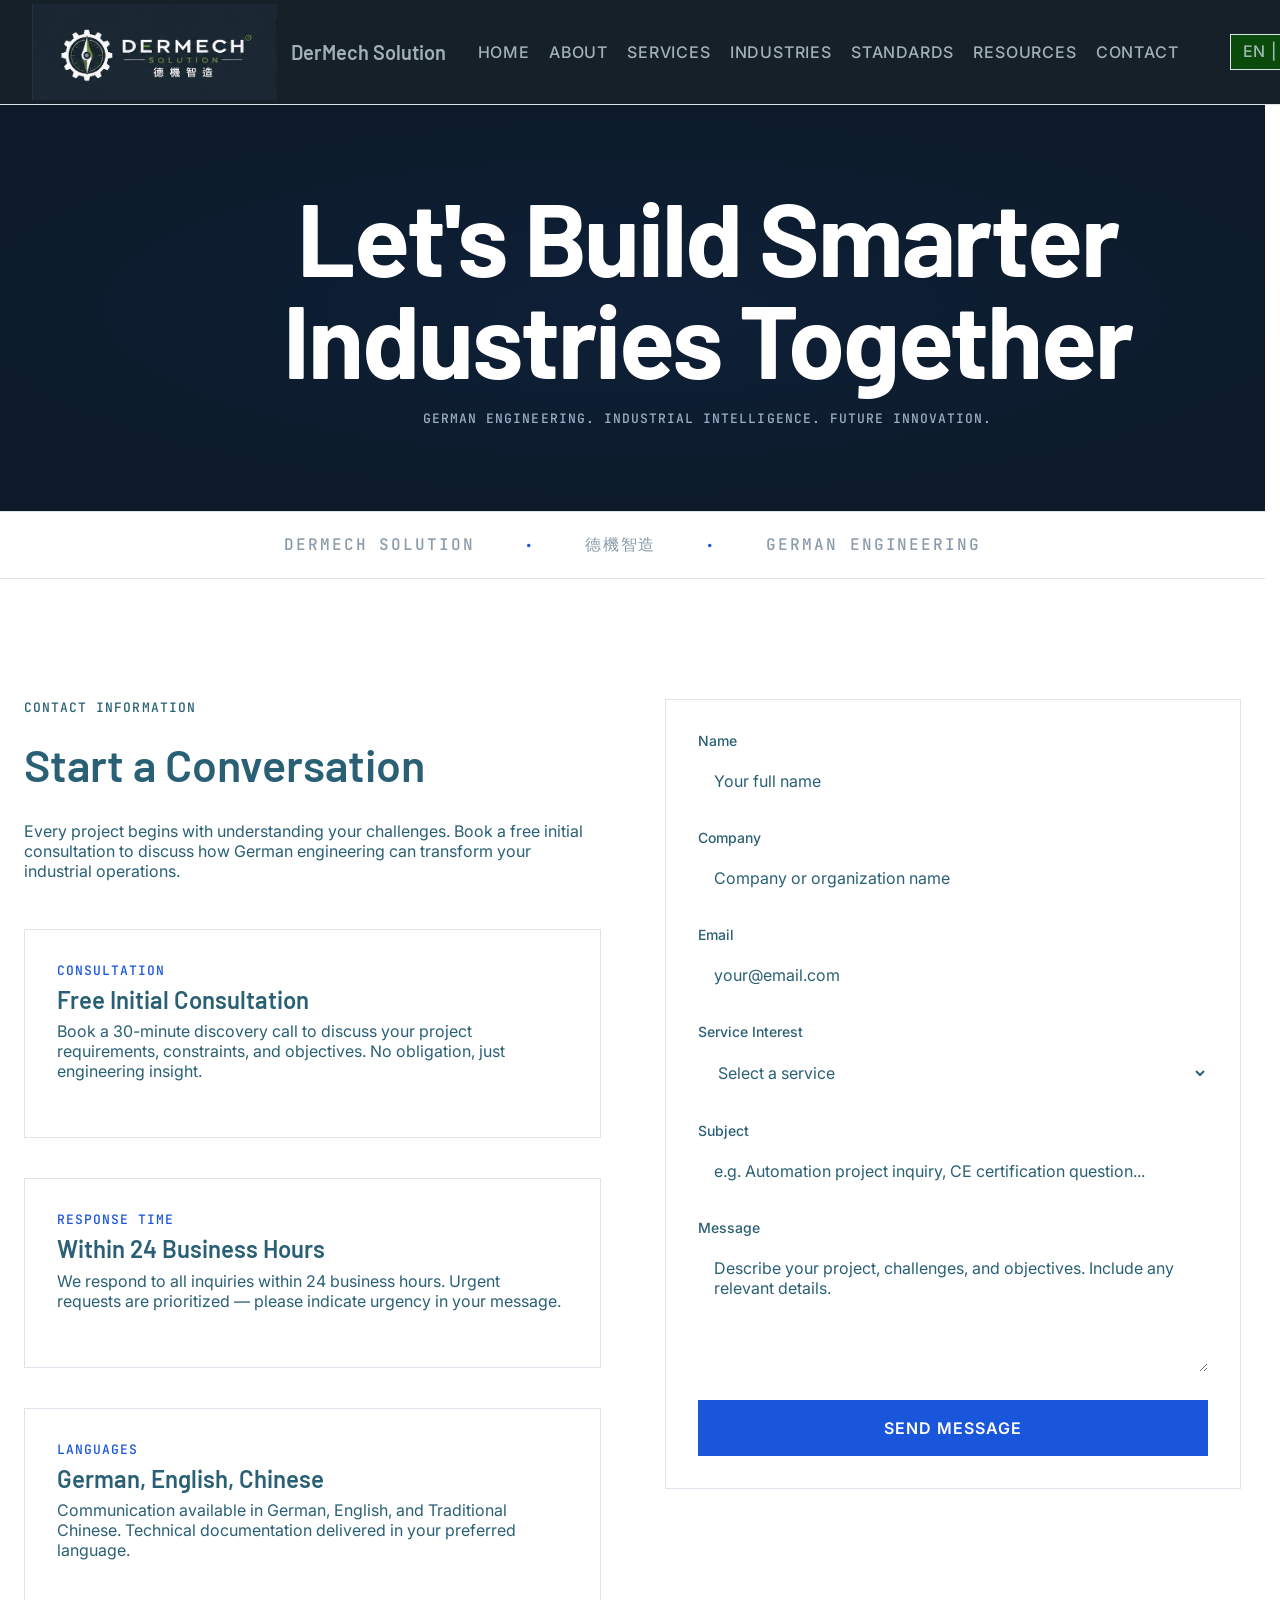
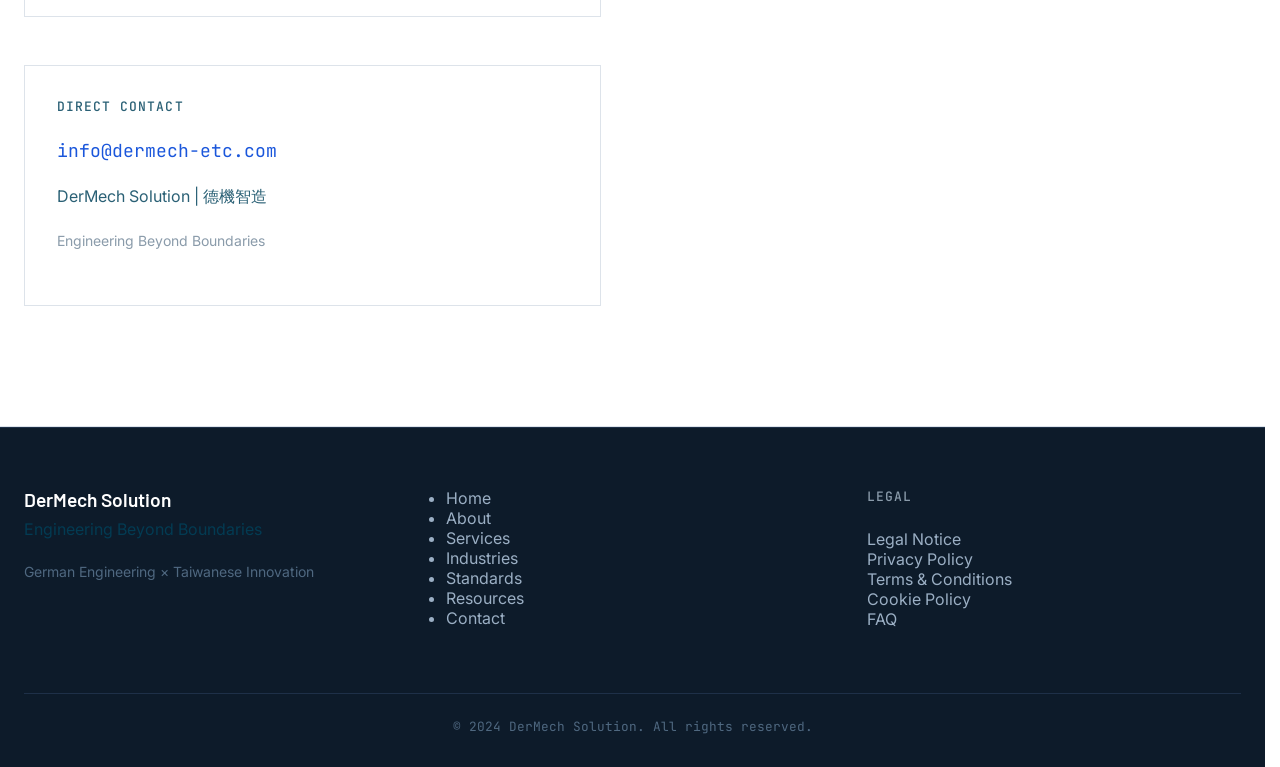
<file: contact.html>
<!DOCTYPE html>
<html lang="en">
<head>
  <meta charset="UTF-8">
  <meta name="viewport" content="width=device-width, initial-scale=1.0">

  <meta name="description" data-en="Contact DerMech Solution - Book a consultation for industrial automation, engineering design, or engineering education services" data-de="DerMech Solution kontaktieren - Beratung buchen für Industrieautomatisierung, Engineering-Design oder Ingenieurausbildung" data-zh="聯繫德機智造 - 預約工業自動化、工程設計或工程教育諮詢服務">
  <title data-en="Contact | DerMech Solution" data-de="Kontakt | DerMech Solution" data-zh="聯繫我們 | 德機智造">Contact | DerMech Solution</title>
  
  <!-- Google Fonts -->
  <link rel="preconnect" href="https://fonts.googleapis.com">
  <link rel="preconnect" href="https://fonts.gstatic.com" crossorigin>
  <link href="https://fonts.googleapis.com/css2?family=Barlow:wght@300;400;600;700&family=Inter:wght@400;500;600&family=JetBrains+Mono:wght@400;500&display=swap" rel="stylesheet">
  
  <!-- CSS -->
  <link rel="stylesheet" href="assets/css/style.css?v=20260627">
</head>
<body>

  <!-- ============================================
       NAVIGATION
       ============================================ -->
  <nav class="navbar">
    <div class="nav-container">

      <a href="index.html" class="nav-brand">
        <img src="assets/img/0A824CF5-811C-43F0-B132-735D2DDA64D2.jpg" alt="DerMech Solution Logo" class="nav-logo">
        <span class="nav-brand-text" data-en="DerMech Solution" data-de="DerMech Solution" data-zh="德機智造">DerMech Solution</span>
      </a>

      <ul class="nav-links">
        <li><a href="index.html" data-en="Home" data-de="Startseite" data-zh="首頁">Home</a></li>
        <li><a href="about.html" data-en="About" data-de="Über uns" data-zh="關於我們">About</a></li>
        <li><a href="services.html" data-en="Services" data-de="Leistungen" data-zh="服務項目">Services</a></li>
        <li><a href="industries.html" data-en="Industries" data-de="Branchen" data-zh="服務產業">Industries</a></li>
        <li><a href="standards.html" data-en="Standards" data-de="Standards" data-zh="工程標準">Standards</a></li>
        <li><a href="resources.html" data-en="Resources" data-de="Ressourcen" data-zh="資源中心">Resources</a></li>
        <li><a href="contact.html" data-en="Contact" data-de="Kontakt" data-zh="聯絡我們">Contact</a></li>
        <li class="nav-lang-mobile">
          <button id="langToggleMobile" class="btn-lang btn-lang-mobile">EN | DE | 中</button>
        </li>
      </ul>

      <div class="nav-right">
        <button class="lang-toggle btn-lang btn-lang-desktop" id="langToggle">EN | DE | 中</button>
        <button id="navHamburger" class="nav-hamburger" aria-label="Toggle navigation" aria-expanded="false">
          <span></span>
          <span></span>
          <span></span>
        </button>
      </div>

    </div>
  </nav>

  <!-- ============================================
       SECTION 1: PAGE HERO
       ============================================ -->
  <section class="hero hero-subpage section-dark">
    <div class="hero-bg">
      <img src="data:image/svg+xml,%3Csvg xmlns='http://www.w3.org/2000/svg' width='1920' height='1080' viewBox='0 0 1920 1080'%3E%3Crect fill='%230D0D0D' width='1920' height='1080'/%3E%3C/svg%3E" alt="Modern office meeting room" style="background: var(--color-surface-2);">
    </div>
    <div class="blueprint-grid"></div>
    <div class="hero-overlay"></div>
    <div class="hero-content reveal">
      <h1 data-en="Let's Build Smarter Industries Together" data-de="Lassen Sie uns gemeinsam intelligentere Industrien aufbauen" data-zh="共同打造更智慧的產業未來">Let's Build Smarter Industries Together</h1>
      <p class="caption" style="margin-top: 1rem;" data-en="German Engineering. Industrial Intelligence. Future Innovation." data-de="Deutsche Ingenieurskunst. Industrielle Intelligenz. Zukunftsfähige Innovation." data-zh="德國工程 × 工業智慧 × 未來創新">German Engineering. Industrial Intelligence. Future Innovation.</p>
    </div>
  </section>

  <!-- Brand Ticker -->
  <div class="brand-ticker section-offwhite">
    <div class="ticker-content">
      <span>DerMech Solution</span>
      <span class="ticker-separator">·</span>
      <span>德機智造</span>
      <span class="ticker-separator">·</span>
      <span>German Engineering</span>
    </div>
  </div>

  <!-- ============================================
       SECTION 2: CONTACT LAYOUT
       ============================================ -->
  <section class="section section-light reveal">
    <div class="container">
      <div class="contact-layout">
        <!-- Left: Contact Information -->
        <div>
          <p class="caption" data-en="CONTACT INFORMATION" data-de="KONTAKTINFORMATIONEN" data-zh="聯繫資訊">CONTACT INFORMATION</p>
          <h2 data-en="Start a Conversation" data-de="Gespräch beginnen" data-zh="開始對話">Start a Conversation</h2>
          <p style="margin-bottom: 3rem;" data-en="Every project begins with understanding your challenges. Book a free initial consultation to discuss how German engineering can transform your industrial operations." data-de="Jedes Projekt beginnt mit dem Verständnis Ihrer Herausforderungen. Buchen Sie eine kostenlose Erstberatung, um zu besprechen, wie deutsche Ingenieurskunst Ihre industriellen Abläufe transformieren kann." data-zh="每個專案始於理解您的挑戰。預約免費初步諮詢，探討德國工程如何轉化您的工業營運。">Every project begins with understanding your challenges. Book a free initial consultation to discuss how German engineering can transform your industrial operations.</p>
          
          <div style="display: flex; flex-direction: column; gap: 2.5rem;">
            <!-- Info Block 1 -->
            <div style="padding: 2rem; background: var(--color-surface); border: 1px solid var(--color-border);">
              <p class="caption mono" style="color: var(--color-accent); margin-bottom: 0.5rem;" data-en="Consultation" data-de="Beratung" data-zh="諮詢">Consultation</p>
              <h3 style="margin-bottom: 0.5rem;" data-en="Free Initial Consultation" data-de="Kostenlose Erstberatung" data-zh="免費初步諮詢">Free Initial Consultation</h3>
              <p data-en="Book a 30-minute discovery call to discuss your project requirements, constraints, and objectives. No obligation, just engineering insight." data-de="Buchen Sie einen 30-minütigen Entdeckungsanruf, um Ihre Projektanforderungen, Constraints und Ziele zu besprechen. Keine Verpflichtung, reines Engineering-Insight." data-zh="預約 30 分鐘探索通話，討論您的專案需求、限制與目標。無義務，純工程見解。">Book a 30-minute discovery call to discuss your project requirements, constraints, and objectives. No obligation, just engineering insight.</p>
            </div>
            
            <!-- Info Block 2 -->
            <div style="padding: 2rem; background: var(--color-surface); border: 1px solid var(--color-border);">
              <p class="caption mono" style="color: var(--color-accent); margin-bottom: 0.5rem;" data-en="Response Time" data-de="Antwortzeit" data-zh="回覆時間">Response Time</p>
              <h3 style="margin-bottom: 0.5rem;" data-en="Within 24 Business Hours" data-de="Innerhalb von 24 Geschäftsstunden" data-zh="24 個工作小時內">Within 24 Business Hours</h3>
              <p data-en="We respond to all inquiries within 24 business hours. Urgent requests are prioritized — please indicate urgency in your message." data-de="Wir beantworten alle Anfragen innerhalb von 24 Geschäftsstunden. Dringende Anfragen werden priorisiert — bitte geben Sie die Dringlichkeit in Ihrer Nachricht an." data-zh="我們在 24 個工作小時內回覆所有詢問。緊急請求優先處理 — 請在訊息中註明緊急程度。">We respond to all inquiries within 24 business hours. Urgent requests are prioritized — please indicate urgency in your message.</p>
            </div>
            
            <!-- Info Block 3 -->
            <div style="padding: 2rem; background: var(--color-surface); border: 1px solid var(--color-border);">
              <p class="caption mono" style="color: var(--color-accent); margin-bottom: 0.5rem;" data-en="Languages" data-de="Sprachen" data-zh="語言">Languages</p>
              <h3 style="margin-bottom: 0.5rem;" data-en="German, English, Chinese" data-de="Deutsch, Englisch, Chinesisch" data-zh="德語、英語、中文">German, English, Chinese</h3>
              <p data-en="Communication available in German, English, and Traditional Chinese. Technical documentation delivered in your preferred language." data-de="Kommunikation verfügbar in Deutsch, Englisch und traditionellem Chinesisch. Technische Dokumentation in Ihrer bevorzugten Sprache." data-zh="提供德語、英語與繁體中文溝通。技術文件以您偏好的語言交付。">Communication available in German, English, and Traditional Chinese. Technical documentation delivered in your preferred language.</p>
            </div>
          </div>
          
          <!-- Direct Contact -->
          <div style="margin-top: 3rem; padding: 2rem; background: var(--color-surface); border: 1px solid var(--color-border);">
            <p class="caption" data-en="DIRECT CONTACT" data-de="DIREKTE KONTAKT" data-zh="直接聯繫">DIRECT CONTACT</p>
            <p style="font-family: var(--font-mono); font-size: 1.125rem; color: var(--color-accent);">info@dermech-etc.com</p>
            <p style="margin-top: 1rem; color: var(--color-text-third);" data-en="DerMech Solution | 德機智造" data-de="DerMech Solution | 德機智造" data-zh="DerMech Solution | 德機智造">DerMech Solution | 德機智造</p>
            <p style="color: var(--color-text-muted); font-size: 0.875rem;" data-en="Engineering Beyond Boundaries" data-de="Ingenieurskunst ohne Grenzen" data-zh="超越邊界的工程力量">Engineering Beyond Boundaries</p>
          </div>
        </div>
        
        <!-- Right: Contact Form -->
        <div>
          <form id="contact-form" class="reveal" style="padding: 2rem; background: var(--color-surface); border: 1px solid var(--color-border);">
            <div class="form-group">
              <label for="name" data-en="Name" data-de="Name" data-zh="姓名">Name</label>
              <input type="text" id="name" name="name" required placeholder="Your full name">
            </div>

            <div class="form-group">
              <label for="company" data-en="Company" data-de="Unternehmen" data-zh="公司">Company</label>
              <input type="text" id="company" name="company" placeholder="Company or organization name">
            </div>

            <div class="form-group">
              <label for="email" data-en="Email" data-de="E-Mail" data-zh="電子郵件">Email</label>
              <input type="email" id="email" name="email" required placeholder="your@email.com">
            </div>

            <div class="form-group">
              <label for="service" data-en="Service Interest" data-de="Dienstleistungsinteresse" data-zh="服務項目">Service Interest</label>
              <select id="service" name="service">
                <option value="" data-en="Select a service" data-de="Dienstleistung auswählen" data-zh="請選擇服務">Select a service</option>
                <option value="Industrial Automation Consulting" data-en="Industrial Automation Consulting" data-de="Industrielle Automatisierungsberatung" data-zh="工業自動化顧問">Industrial Automation Consulting</option>
                <option value="Full-Stack Engineering Design" data-en="Full-Stack Engineering Design" data-de="Full-Stack-Engineering-Design" data-zh="全方位工程設計">Full-Stack Engineering Design</option>
                <option value="Engineering Education" data-en="Engineering Education" data-de="Ingenieurausbildung" data-zh="工程教育">Engineering Education</option>
                <option value="General Inquiry" data-en="General Inquiry" data-de="Allgemeine Anfrage" data-zh="一般詢問">General Inquiry</option>
              </select>
            </div>

            <div class="form-group">
              <label for="subject" data-en="Subject" data-de="Betreff" data-zh="主旨">Subject</label>
              <input type="text" id="subject" name="subject" data-en="e.g. Automation project inquiry, CE certification question..." data-zh="例如：自動化專案詢問、CE 認證問題..." placeholder="e.g. Automation project inquiry, CE certification question...">
            </div>

            <div class="form-group">
              <label for="message" data-en="Message" data-de="Nachricht" data-zh="訊息">Message</label>
              <textarea id="message" name="message" rows="5" required placeholder="Describe your project, challenges, and objectives. Include any relevant details."></textarea>
            </div>
            
            <button type="button" id="send-btn" class="btn btn-primary" style="width: 100%; padding: 1rem 2rem; font-size: 1rem;" data-en="Send Message" data-de="Nachricht senden" data-zh="送出訊息">Send Message</button>
            <div id="form-feedback" style="display:none; margin-top: 1rem; padding: 1rem; text-align: center; font-family: var(--font-mono); font-size: 0.875rem;"></div>
          </form>
        </div>
      </div>
    </div>
  </section>

  <!-- ============================================
       FOOTER
       ============================================ -->
  <footer>
    <div class="container">
      <div class="footer-grid">
        <div>
          <p class="footer-brand" data-en="DerMech Solution" data-de="DerMech Solution" data-zh="德機智造">DerMech Solution</p>
          <p data-en="Engineering Beyond Boundaries" data-de="Ingenieurskunst ohne Grenzen" data-zh="超越邊界的工程力量">Engineering Beyond Boundaries</p>
          <p class="footer-tagline" data-en="German Engineering × Taiwanese Innovation" data-de="Deutsche Ingenieurskunst × Taiwanesische Innovation" data-zh="德國工程 × 台灣創新">German Engineering × Taiwanese Innovation</p>
        </div>
        <nav>
          <ul class="footer-links">
            <li><a href="index.html" data-en="Home" data-de="Startseite" data-zh="首頁">Home</a></li>
            <li><a href="about.html" data-en="About" data-de="Über uns" data-zh="關於">About</a></li>
            <li><a href="services.html" data-en="Services" data-de="Leistungen" data-zh="服務">Services</a></li>
            <li><a href="industries.html" data-en="Industries" data-de="Branchen" data-zh="產業">Industries</a></li>
            <li><a href="standards.html" data-en="Standards" data-de="Standards" data-zh="標準">Standards</a></li>
            <li><a href="resources.html" data-en="Resources" data-de="Ressourcen" data-zh="資源中心">Resources</a></li>
            <li><a href="contact.html" data-en="Contact" data-de="Kontakt" data-zh="聯繫">Contact</a></li>
          </ul>
        </nav>
        <div>
          <p class="caption" data-en="LEGAL" data-de="RECHTLICHES" data-zh="法律">LEGAL</p>
          <ul style="list-style: none; margin-top: 1rem;">
            <li><a href="legal.html" data-en="Legal Notice" data-de="Impressum" data-zh="法律聲明">Legal Notice</a></li>
            <li><a href="privacy.html" data-en="Privacy Policy" data-de="Datenschutz" data-zh="隱私權政策">Privacy Policy</a></li>
            <li><a href="terms.html" data-en="Terms & Conditions" data-de="AGB" data-zh="條款與條件">Terms & Conditions</a></li>
            <li><a href="cookies.html" data-en="Cookie Policy" data-de="Cookie-Richtlinie" data-zh="Cookie 政策">Cookie Policy</a></li>
            <li><a href="faq.html" data-en="FAQ" data-de="FAQ" data-zh="常見問題">FAQ</a></li>
          </ul>
        </div>
      </div>
      <div class="copyright" data-en="© 2024 DerMech Solution. All rights reserved." data-de="© 2024 DerMech Solution. Alle Rechte vorbehalten." data-zh="© 2024 德機智造 版權所有">© 2024 DerMech Solution. All rights reserved.</div>
    </div>
  </footer>

  <!-- JS -->
  <script src="assets/js/main.js"></script>

  <script>
    document.getElementById('send-btn').addEventListener('click', function() {
      const name = document.getElementById('name').value.trim();
      const company = document.getElementById('company').value.trim();
      const email = document.getElementById('email').value.trim();
      const service = document.getElementById('service').value;
      const subject = document.getElementById('subject').value.trim();
      const message = document.getElementById('message').value.trim();
      const feedback = document.getElementById('form-feedback');
      const btn = document.getElementById('send-btn');

      if (!name || !email || !message) {
        feedback.style.display = 'block';
        feedback.style.color = 'var(--color-error, #ff4444)';
        feedback.style.border = '1px solid var(--color-error, #ff4444)';
        feedback.textContent = 'Please fill in Name, Email and Message.';
        return;
      }

      btn.disabled = true;
      btn.textContent = 'Sending...';
      feedback.style.display = 'none';

      const formData = new FormData();
      formData.append('name', name);
      formData.append('company', company);
      formData.append('email', email);
      formData.append('service', service);
      formData.append('subject', subject || 'New inquiry from dermech-etc.com');
      formData.append('message', message);

      fetch('mail.php', {
        method: 'POST',
        body: formData
      })
      .then(res => res.json())
      .then(data => {
        if (data.success) {
          feedback.style.display = 'block';
          feedback.style.color = 'var(--color-accent)';
          feedback.style.border = '1px solid var(--color-accent)';
          feedback.textContent = 'Message sent successfully. We will respond within 24 business hours.';
          document.getElementById('name').value = '';
          document.getElementById('company').value = '';
          document.getElementById('email').value = '';
          document.getElementById('service').value = '';
          document.getElementById('subject').value = '';
          document.getElementById('message').value = '';
          btn.textContent = 'Message Sent';
        } else {
          throw new Error(data.message);
        }
      })
      .catch(err => {
        feedback.style.display = 'block';
        feedback.style.color = 'var(--color-error, #ff4444)';
        feedback.style.border = '1px solid var(--color-error, #ff4444)';
        feedback.textContent = 'Failed to send. Please email us directly at info@dermech-etc.com';
        btn.disabled = false;
        btn.textContent = 'Send Message';
      });
    });
  </script>

</body>
</html>
</file>
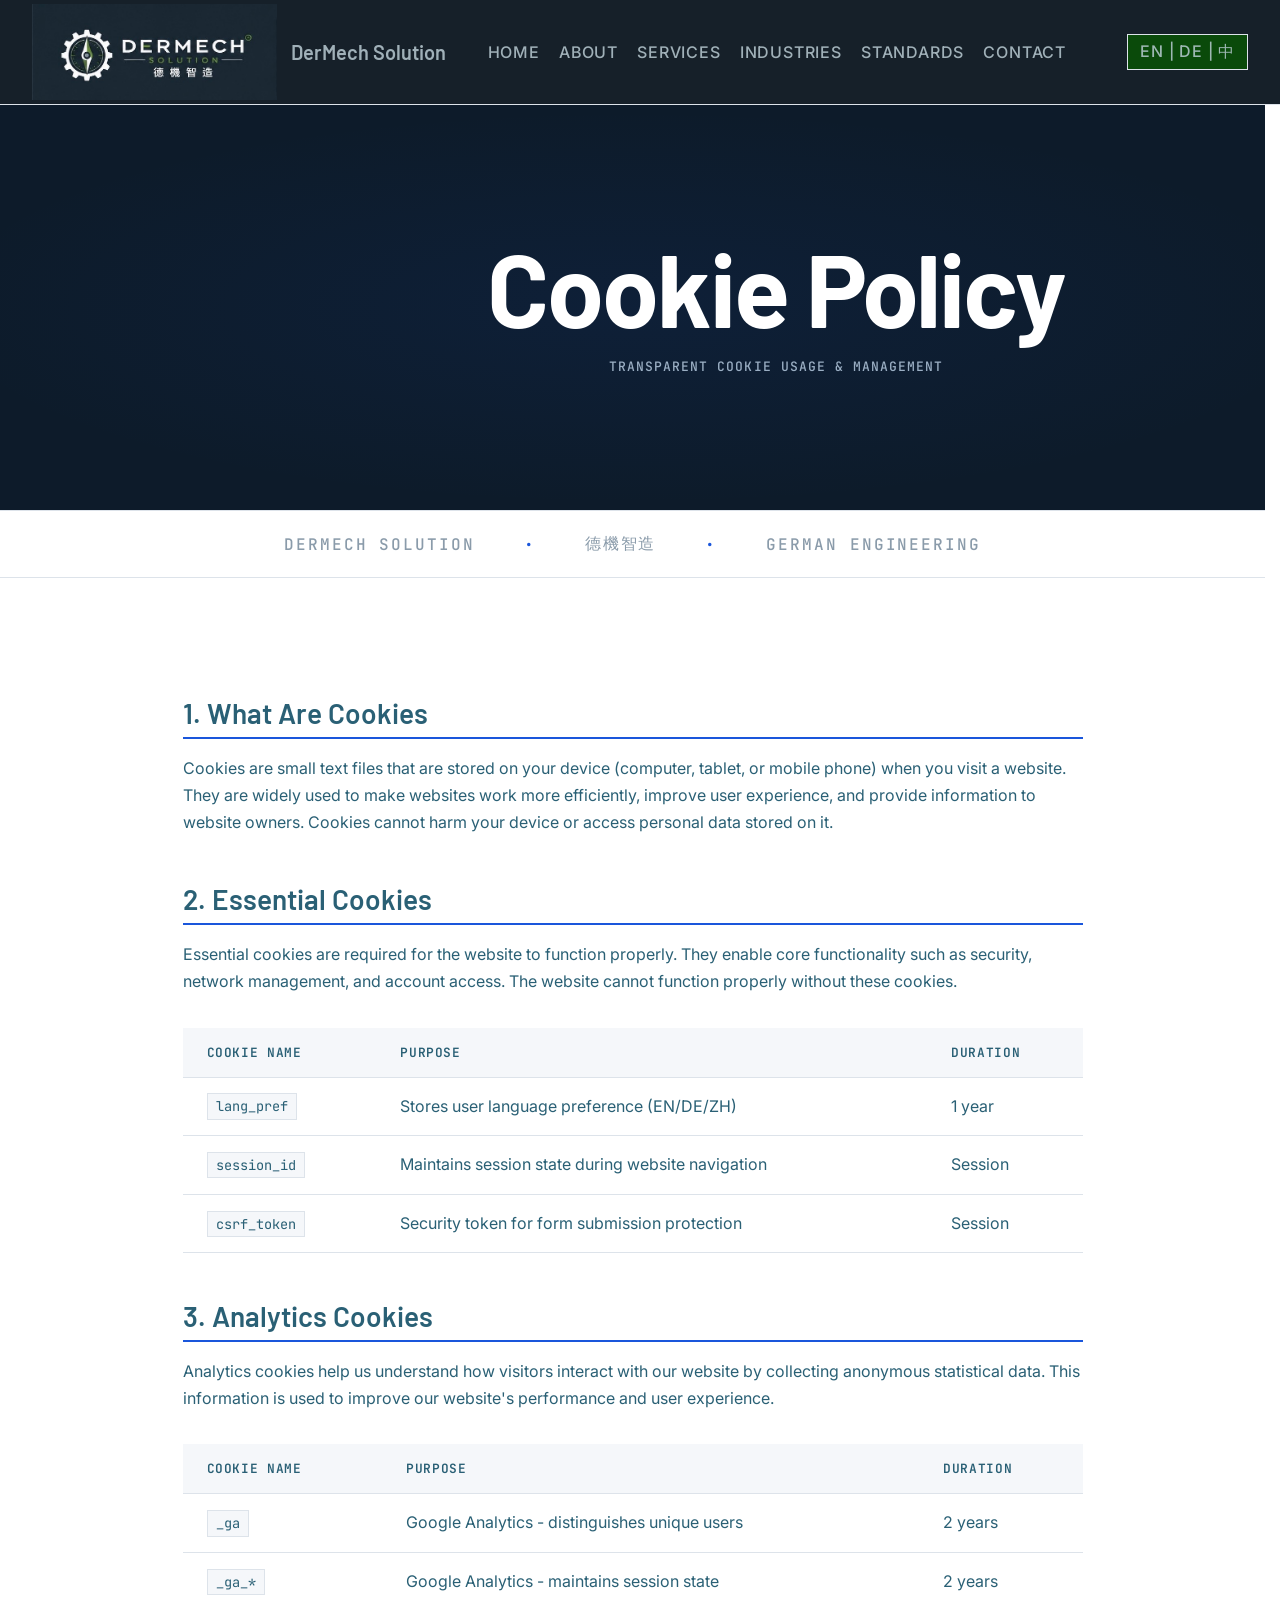
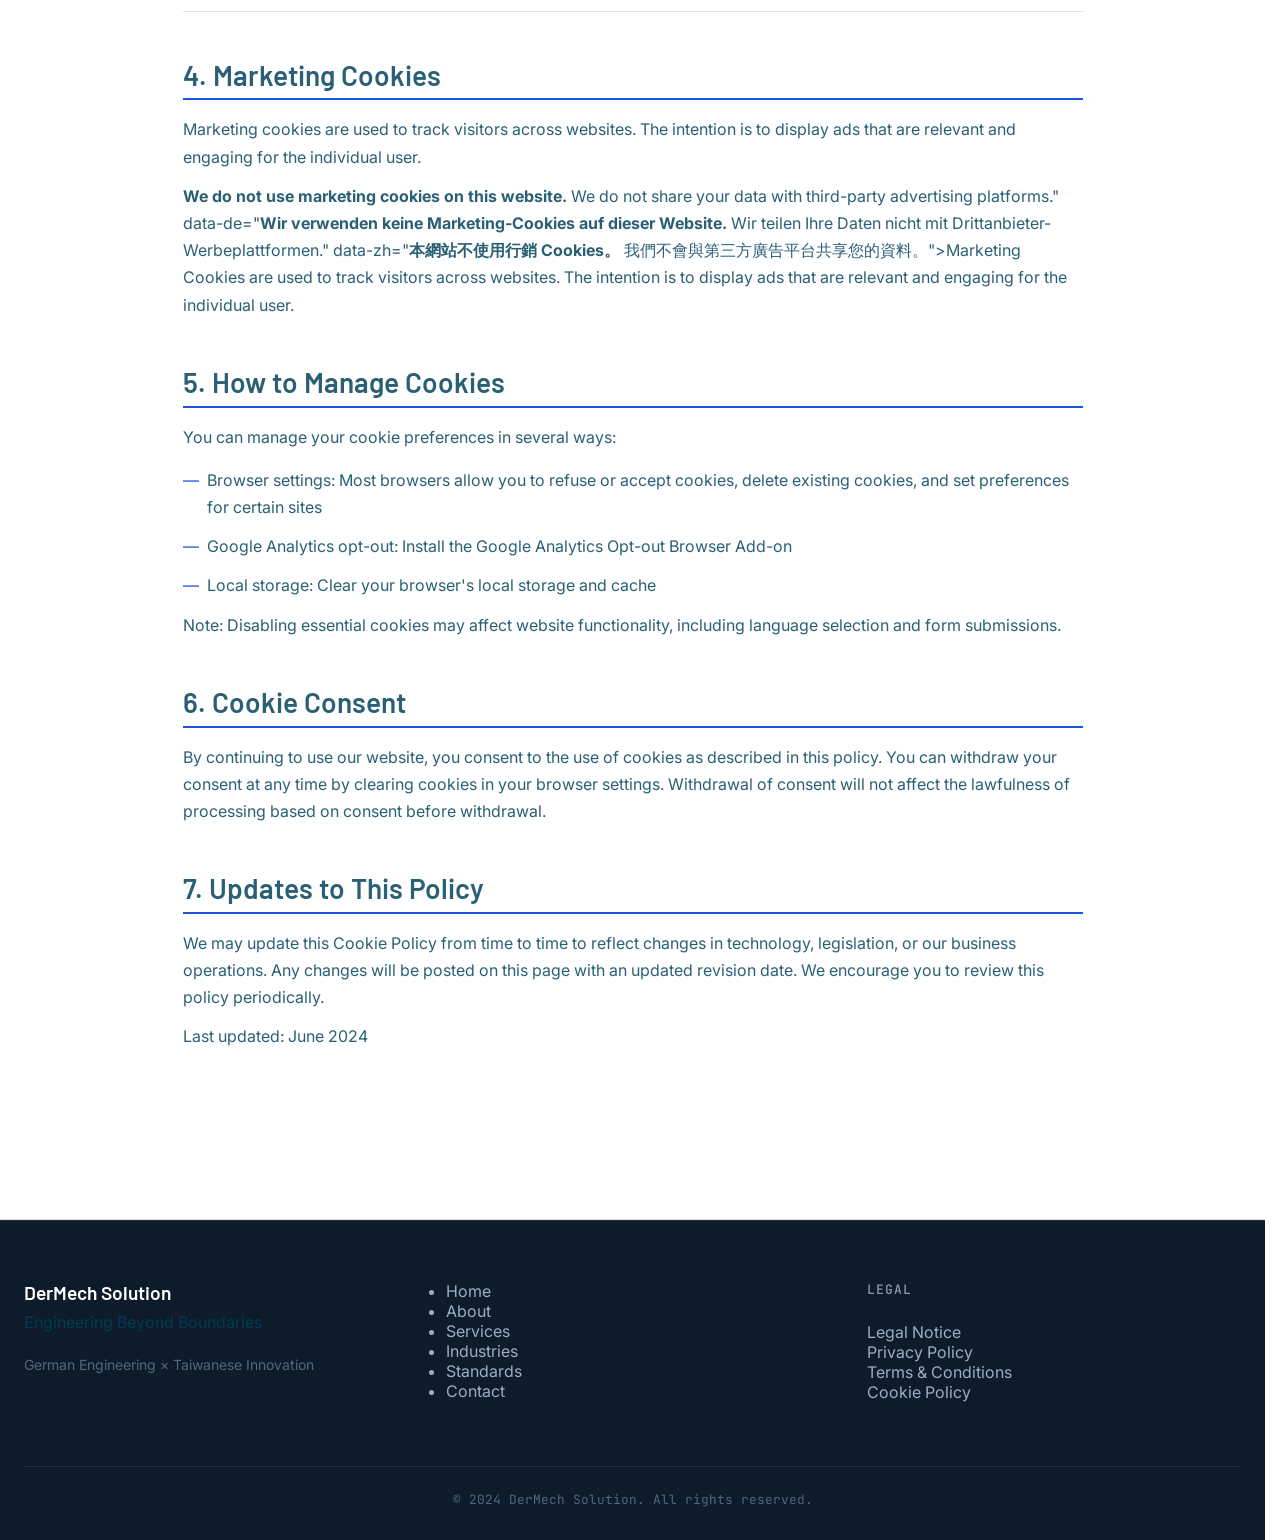
<file: cookies.html>
<!DOCTYPE html>
<html lang="en">
<head>
  <meta charset="UTF-8">
  <meta name="viewport" content="width=device-width, initial-scale=1.0">

  <meta name="description" data-en="Cookie Policy for DerMech Solution - Essential cookies, analytics cookies, marketing cookies, cookie management, user consent" data-de="Cookie-Richtlinie von DerMech Solution - Essenzielle Cookies, Analyse-Cookies, Marketing-Cookies, Cookie-Verwaltung, Benutzerzustimmung" data-zh="德機智造 Cookie 政策 - 必要 Cookies、分析 Cookies、行銷 Cookies、Cookie 管理、使用者同意">
  <title data-en="Cookie Policy | DerMech Solution" data-de="Cookie-Richtlinie | DerMech Solution" data-zh="Cookie 政策 | 德機智造">Cookie Policy | DerMech Solution</title>
  
  <!-- Google Fonts -->
  <link rel="preconnect" href="https://fonts.googleapis.com">
  <link rel="preconnect" href="https://fonts.gstatic.com" crossorigin>
  <link href="https://fonts.googleapis.com/css2?family=Barlow:wght@300;400;600;700&family=Inter:wght@400;500;600&family=JetBrains+Mono:wght@400;500&display=swap" rel="stylesheet">
  
  <!-- CSS -->
  <link rel="stylesheet" href="assets/css/style.css?v=20260629">
</head>
<body>

  <!-- ============================================
       NAVIGATION
       ============================================ -->
  <nav class="navbar">
    <div class="nav-container">

      <a href="index.html" class="nav-brand">
        <img src="assets/img/0A824CF5-811C-43F0-B132-735D2DDA64D2.jpg" alt="DerMech Solution Logo" class="nav-logo">
        <span class="nav-brand-text" data-en="DerMech Solution" data-de="DerMech Solution" data-zh="德機智造">DerMech Solution</span>
      </a>

      <ul class="nav-links">
        <li><a href="index.html" data-en="Home" data-de="Startseite" data-zh="首頁">Home</a></li>
        <li><a href="about.html" data-en="About" data-de="Über uns" data-zh="關於">About</a></li>
        <li><a href="services.html" data-en="Services" data-de="Leistungen" data-zh="服務">Services</a></li>
        <li><a href="industries.html" data-en="Industries" data-de="Branchen" data-zh="產業">Industries</a></li>
        <li><a href="standards.html" data-en="Standards" data-de="Standards" data-zh="標準">Standards</a></li>
        <li><a href="contact.html" data-en="Contact" data-de="Kontakt" data-zh="聯繫">Contact</a></li>
        <li class="nav-lang-mobile">
          <button id="langToggleMobile" class="btn-lang btn-lang-mobile">EN | DE | 中</button>
        </li>
      </ul>

      <div class="nav-right">
        <button class="lang-toggle btn-lang btn-lang-desktop" id="langToggle">EN | DE | 中</button>
        <button id="navHamburger" class="nav-hamburger" aria-label="Toggle navigation" aria-expanded="false">
          <span></span>
          <span></span>
          <span></span>
        </button>
      </div>

    </div>
  </nav>

  <!-- ============================================
       PAGE HERO
       ============================================ -->
  <section class="hero hero-subpage section-dark">
    <div class="hero-bg">
      <img src="data:image/svg+xml,%3Csvg xmlns='http://www.w3.org/2000/svg' width='1920' height='1080' viewBox='0 0 1920 1080'%3E%3Crect fill='%230D0D0D' width='1920' height='1080'/%3E%3C/svg%3E" alt="Cookie settings and privacy" style="background: var(--color-surface-2);">
    </div>
    <div class="blueprint-grid"></div>
    <div class="hero-overlay"></div>
    <div class="hero-content reveal">
      <h1 data-en="Cookie Policy" data-de="Cookie-Richtlinie" data-zh="Cookie 政策">Cookie Policy</h1>
      <p class="caption" style="margin-top: 1rem;" data-en="Transparent Cookie Usage & Management" data-de="Transparente Cookie-Nutzung & Verwaltung" data-zh="透明的 Cookie 使用與管理">Transparent Cookie Usage & Management</p>
    </div>
  </section>

  <!-- Brand Ticker -->
  <div class="brand-ticker section-offwhite">
    <div class="ticker-content">
      <span>DerMech Solution</span>
      <span class="ticker-separator">·</span>
      <span>德機智造</span>
      <span class="ticker-separator">·</span>
      <span>German Engineering</span>
    </div>
  </div>

  <!-- ============================================
       COOKIE POLICY CONTENT
       ============================================ -->
  <section class="section section-light reveal">
    <div class="container">
      <div style="max-width: 900px; margin: 0 auto;">

        <div class="legal-section">
          <h2 data-en="1. What Are Cookies" data-de="1. Was sind Cookies" data-zh="1. 什麼是 Cookies">1. What Are Cookies</h2>
          <p data-en="Cookies are small text files that are stored on your device (computer, tablet, or mobile phone) when you visit a website. They are widely used to make websites work more efficiently, improve user experience, and provide information to website owners. Cookies cannot harm your device or access personal data stored on it." data-de="Cookies sind kleine Textdateien, die auf Ihrem Gerät (Computer, Tablet oder Mobiltelefon) gespeichert werden, wenn Sie eine Website besuchen. Sie werden häufig verwendet, um Websites effizienter zu machen, die Benutzererfahrung zu verbessern und Informationen an Website-Eigentümer zu liefern. Cookies können Ihrem Gerät nicht schaden oder auf darauf gespeicherte personenbezogene Daten zugreifen." data-zh="Cookies 是當您訪問網站時存儲在您的設備（電腦、平板或手機）上的小型文本文件。它們被廣泛用於使網站更有效地運行、改善使用者體驗並向網站所有者提供資訊。Cookies 不會損壞您的設備或訪問存儲在設備上的個人資料。">Cookies are small text files that are stored on your device (computer, tablet, or mobile phone) when you visit a website. They are widely used to make websites work more efficiently, improve user experience, and provide information to website owners. Cookies cannot harm your device or access personal data stored on it.</p>
        </div>

        <div class="legal-section">
          <h2 data-en="2. Essential Cookies" data-de="2. Essenzielle Cookies" data-zh="2. 必要 Cookies">2. Essential Cookies</h2>
          <p data-en="Essential cookies are required for the website to function properly. They enable core functionality such as security, network management, and account access. The website cannot function properly without these cookies." data-de="Essenzielle Cookies sind erforderlich, damit die Website ordnungsgemäß funktioniert. Sie ermöglichen Kernfunktionen wie Sicherheit, Netzwerkverwaltung und Kontozugriff. Die Website kann ohne diese Cookies nicht ordnungsgemäß funktionieren." data-zh="必要 Cookies 是網站正常運行所必需的。它們啟用核心功能，如安全、網絡管理和帳戶存取。沒有這些 Cookies，網站無法正常運行。">Essential cookies are required for the website to function properly. They enable core functionality such as security, network management, and account access. The website cannot function properly without these cookies.</p>
          
          <table class="cookie-table">
            <thead>
              <tr>
                <th data-en="Cookie Name" data-de="Cookie-Name" data-zh="Cookie 名稱">Cookie Name</th>
                <th data-en="Purpose" data-de="Zweck" data-zh="目的">Purpose</th>
                <th data-en="Duration" data-de="Dauer" data-zh="持續時間">Duration</th>
              </tr>
            </thead>
            <tbody>
              <tr>
                <td><code>lang_pref</code></td>
                <td data-en="Stores user language preference (EN/DE/ZH)" data-de="Speichert die Spracheinstellung des Benutzers (EN/DE/ZH)" data-zh="儲存使用者語言偏好（EN/DE/ZH）">Stores user language preference (EN/DE/ZH)</td>
                <td data-en="1 year" data-de="1 Jahr" data-zh="1 年">1 year</td>
              </tr>
              <tr>
                <td><code>session_id</code></td>
                <td data-en="Maintains session state during website navigation" data-de="Erhält den Sitzungszustand während der Website-Navigation" data-zh="在網站導航期間維護工作階段狀態">Maintains session state during website navigation</td>
                <td data-en="Session" data-de="Sitzung" data-zh="工作階段">Session</td>
              </tr>
              <tr>
                <td><code>csrf_token</code></td>
                <td data-en="Security token for form submission protection" data-de="Sicherheits-Token zum Schutz vor Formular-Einsendung" data-zh="用於表單提交保護的安全令牌">Security token for form submission protection</td>
                <td data-en="Session" data-de="Sitzung" data-zh="工作階段">Session</td>
              </tr>
            </tbody>
          </table>
        </div>

        <div class="legal-section">
          <h2 data-en="3. Analytics Cookies" data-de="3. Analyse-Cookies" data-zh="3. 分析 Cookies">3. Analytics Cookies</h2>
          <p data-en="Analytics cookies help us understand how visitors interact with our website by collecting anonymous statistical data. This information is used to improve our website's performance and user experience." data-de="Analyse-Cookies helfen uns zu verstehen, wie Besucher mit unserer Website interagieren, indem sie anonyme statistische Daten sammeln. Diese Informationen werden verwendet, um die Leistung und Benutzererfahrung unserer Website zu verbessern." data-zh="分析 Cookies 透過收集匿名統計數據幫助我們了解訪客如何與網站互動。這些資訊用於改善網站的效能和使用者體驗。">Analytics cookies help us understand how visitors interact with our website by collecting anonymous statistical data. This information is used to improve our website's performance and user experience.</p>
          
          <table class="cookie-table">
            <thead>
              <tr>
                <th data-en="Cookie Name" data-de="Cookie-Name" data-zh="Cookie 名稱">Cookie Name</th>
                <th data-en="Purpose" data-de="Zweck" data-zh="目的">Purpose</th>
                <th data-en="Duration" data-de="Dauer" data-zh="持續時間">Duration</th>
              </tr>
            </thead>
            <tbody>
              <tr>
                <td><code>_ga</code></td>
                <td data-en="Google Analytics - distinguishes unique users" data-de="Google Analytics - unterscheidet eindeutige Benutzer" data-zh="Google Analytics - 區分唯一使用者">Google Analytics - distinguishes unique users</td>
                <td data-en="2 years" data-de="2 Jahre" data-zh="2 年">2 years</td>
              </tr>
              <tr>
                <td><code>_ga_*</code></td>
                <td data-en="Google Analytics - maintains session state" data-de="Google Analytics - erhält den Sitzungszustand" data-zh="Google Analytics - 維護工作階段狀態">Google Analytics - maintains session state</td>
                <td data-en="2 years" data-de="2 Jahre" data-zh="2 年">2 years</td>
              </tr>
            </tbody>
          </table>
        </div>

        <div class="legal-section">
          <h2 data-en="4. Marketing Cookies" data-de="4. Marketing-Cookies" data-zh="4. 行銷 Cookies">4. Marketing Cookies</h2>
          <p data-en="Marketing cookies are used to track visitors across websites. The intention is to display ads that are relevant and engaging for the individual user." data-de="Marketing-Cookies werden verwendet, um Besucher über Websites hinweg zu verfolgen. Die Absicht ist, Anzeigen anzuzeigen, die für den einzelnen Benutzer relevant und ansprechend sind." data-zh="行銷 Cookies 用於追蹤訪客跨網站資訊。目的是顯示對個別使用者相關且有吸引力的廣告。">Marketing cookies are used to track visitors across websites. The intention is to display ads that are relevant and engaging for the individual user.</p>
          <p data-en><strong>We do not use marketing cookies on this website.</strong> We do not share your data with third-party advertising platforms." data-de="<strong>Wir verwenden keine Marketing-Cookies auf dieser Website.</strong> Wir teilen Ihre Daten nicht mit Drittanbieter-Werbeplattformen." data-zh="<strong>本網站不使用行銷 Cookies。</strong> 我們不會與第三方廣告平台共享您的資料。">Marketing Cookies are used to track visitors across websites. The intention is to display ads that are relevant and engaging for the individual user.</p>
        </div>

        <div class="legal-section">
          <h2 data-en="5. How to Manage Cookies" data-de="5. Cookies verwalten" data-zh="5. 如何管理 Cookies">5. How to Manage Cookies</h2>
          <p data-en="You can manage your cookie preferences in several ways:" data-de="Sie können Ihre Cookie-Einstellungen auf verschiedene Weise verwalten:">You can manage your cookie preferences in several ways:</p>
          <ul style="margin-top: 1rem;">
            <li data-en="Browser settings: Most browsers allow you to refuse or accept cookies, delete existing cookies, and set preferences for certain sites" data-de="Browser-Einstellungen: Die meisten Browser ermöglichen es Ihnen, Cookies abzulehnen oder zu akzeptieren, vorhandene Cookies zu löschen und Einstellungen für bestimmte Sites festzulegen" data-zh="瀏覽器設定：大多數瀏覽器允許您拒絕或接受 Cookies、刪除現有 Cookies 並為特定網站設定偏好">Browser settings: Most browsers allow you to refuse or accept cookies, delete existing cookies, and set preferences for certain sites</li>
            <li data-en="Google Analytics opt-out: Install the Google Analytics Opt-out Browser Add-on" data-de="Google Analytics Opt-out: Installieren Sie das Google Analytics Opt-out Browser Add-on" data-zh="Google Analytics 退出：安裝 Google Analytics 退出瀏覽器附加元件">Google Analytics opt-out: Install the Google Analytics Opt-out Browser Add-on</li>
            <li data-en="Local storage: Clear your browser's local storage and cache" data-de="Lokaler Speicher: Löschen Sie den lokalen Speicher und Cache Ihres Browsers" data-zh="本地儲存：清除瀏覽器的本地儲存和快取">Local storage: Clear your browser's local storage and cache</li>
          </ul>
          <p data-en="Note: Disabling essential cookies may affect website functionality, including language selection and form submissions." data-de="Hinweis: Das Deaktivieren essenzieller Cookies kann die Website-Funktionalität beeinträchtigen, einschließlich Sprachauswahl und Formularübermittlung." data-zh="注意：停用必要 Cookies 可能影響網站功能，包括語言選擇和表單提交。">Note: Disabling essential cookies may affect website functionality, including language selection and form submissions.</p>
        </div>

        <div class="legal-section">
          <h2 data-en="6. Cookie Consent" data-de="6. Cookie-Zustimmung" data-zh="6. Cookie 同意">6. Cookie Consent</h2>
          <p data-en="By continuing to use our website, you consent to the use of cookies as described in this policy. You can withdraw your consent at any time by clearing cookies in your browser settings. Withdrawal of consent will not affect the lawfulness of processing based on consent before withdrawal." data-de="Durch die weitere Nutzung unserer Website stimmen Sie der Verwendung von Cookies zu, wie in dieser Richtlinie beschrieben. Sie können Ihre Zustimmung jederzeit widerrufen, indem Sie Cookies in Ihren Browser-Einstellungen löschen. Der Widerruf der Zustimmung berührt nicht die Rechtmäßigkeit der Verarbeitung, die auf der Zustimmung vor dem Widerruf beruht." data-zh="繼續使用我們的網站即表示您同意本政策中描述的 Cookie 使用。您可以隨時透過在瀏覽器設定中清除 Cookies 來撤回您的同意。撤回同意不影響撤回前基於同意的處理合法性。">By continuing to use our website, you consent to the use of cookies as described in this policy. You can withdraw your consent at any time by clearing cookies in your browser settings. Withdrawal of consent will not affect the lawfulness of processing based on consent before withdrawal.</p>
        </div>

        <div class="legal-section">
          <h2 data-en="7. Updates to This Policy" data-de="7. Aktualisierungen dieser Richtlinie" data-zh="7. 政策更新">7. Updates to This Policy</h2>
          <p data-en="We may update this Cookie Policy from time to time to reflect changes in technology, legislation, or our business operations. Any changes will be posted on this page with an updated revision date. We encourage you to review this policy periodically." data-de="Wir können diese Cookie-Richtlinie von Zeit zu Zeit aktualisieren, um Änderungen in Technologie, Gesetzgebung oder unseren Geschäftsabläufen widerzuspiegeln. Alle Änderungen werden auf dieser Seite mit einem aktualisierten Überarbeitungsdatum veröffentlicht. Wir empfehlen Ihnen, diese Richtlinie regelmäßig zu überprüfen." data-zh="我們可能會不時更新此 Cookie 政策以反映技術、立法或業務操作的變化。任何變更將連同更新的修訂日期發佈在此頁面上。我們鼓勵您定期查看此政策。">We may update this Cookie Policy from time to time to reflect changes in technology, legislation, or our business operations. Any changes will be posted on this page with an updated revision date. We encourage you to review this policy periodically.</p>
          <p data-en>Last updated: June 2024</p>
        </div>

      </div>
    </div>
  </section>

  <!-- ============================================
       FOOTER
       ============================================ -->
  <footer>
    <div class="container">
      <div class="footer-grid">
        <div>
          <p class="footer-brand" data-en="DerMech Solution" data-de="DerMech Solution" data-zh="德機智造">DerMech Solution</p>
          <p data-en="Engineering Beyond Boundaries" data-de="Ingenieurskunst ohne Grenzen" data-zh="超越邊界的工程力量">Engineering Beyond Boundaries</p>
          <p class="footer-tagline" data-en="German Engineering × Taiwanese Innovation" data-de="Deutsche Ingenieurskunst × Taiwanesische Innovation" data-zh="德國工程 × 台灣創新">German Engineering × Taiwanese Innovation</p>
        </div>
        <nav>
          <ul class="footer-links">
            <li><a href="index.html" data-en="Home" data-de="Startseite" data-zh="首頁">Home</a></li>
            <li><a href="about.html" data-en="About" data-de="Über uns" data-zh="關於">About</a></li>
            <li><a href="services.html" data-en="Services" data-de="Leistungen" data-zh="服務">Services</a></li>
            <li><a href="industries.html" data-en="Industries" data-de="Branchen" data-zh="產業">Industries</a></li>
            <li><a href="standards.html" data-en="Standards" data-de="Standards" data-zh="標準">Standards</a></li>
            <li><a href="contact.html" data-en="Contact" data-de="Kontakt" data-zh="聯繫">Contact</a></li>
          </ul>
        </nav>
        <div>
          <p class="caption" data-en="LEGAL" data-de="RECHTLICHES" data-zh="法律">LEGAL</p>
          <ul style="list-style: none; margin-top: 1rem;">
            <li><a href="legal.html" data-en="Legal Notice" data-de="Impressum" data-zh="法律聲明">Legal Notice</a></li>
            <li><a href="privacy.html" data-en="Privacy Policy" data-de="Datenschutz" data-zh="隱私權政策">Privacy Policy</a></li>
            <li><a href="terms.html" data-en="Terms & Conditions" data-de="AGB" data-zh="條款與條件">Terms & Conditions</a></li>
            <li><a href="cookies.html" data-en="Cookie Policy" data-de="Cookie-Richtlinie" data-zh="Cookie 政策">Cookie Policy</a></li>
          </ul>
        </div>
      </div>
      <div class="copyright" data-en="© 2024 DerMech Solution. All rights reserved." data-de="© 2024 DerMech Solution. Alle Rechte vorbehalten." data-zh="© 2024 德機智造 版權所有">© 2024 DerMech Solution. All rights reserved.</div>
    </div>
  </footer>

  <!-- JS -->
  <script src="assets/js/main.js"></script>
</body>
</html>
</file>
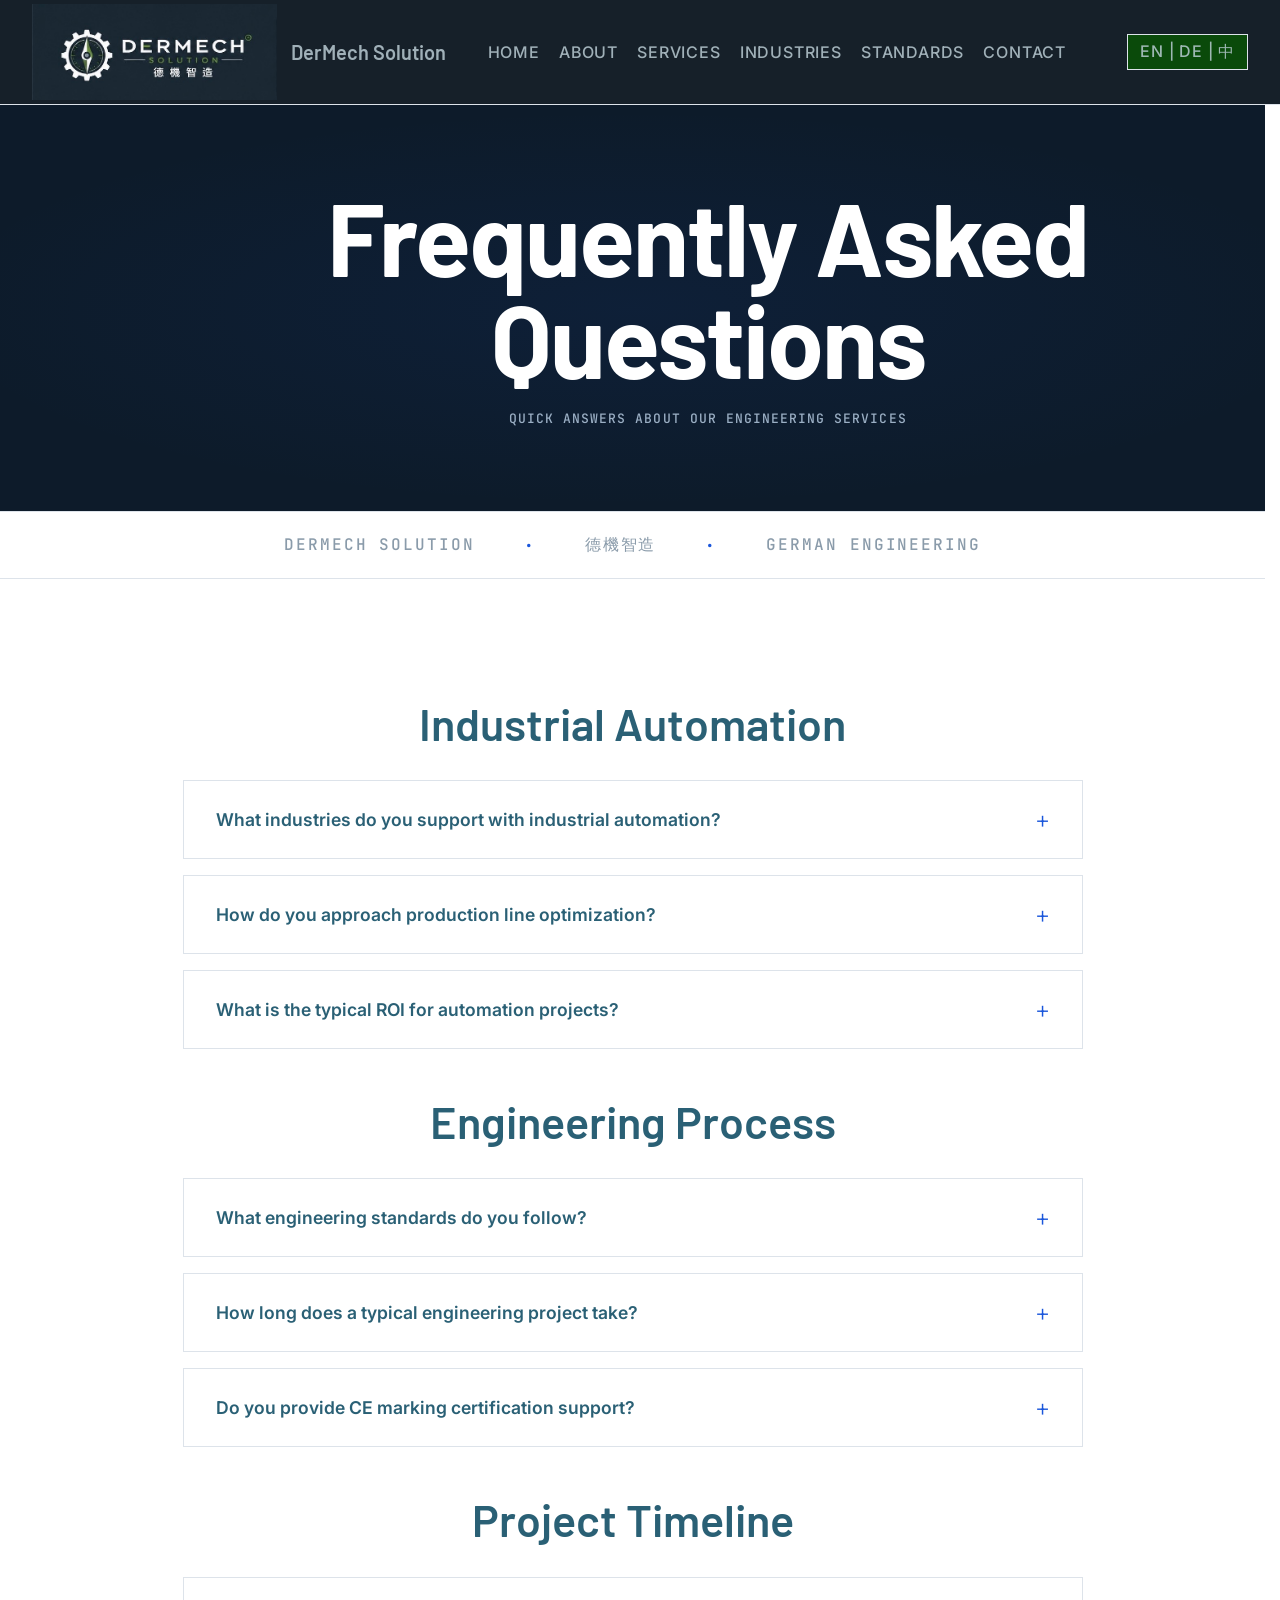
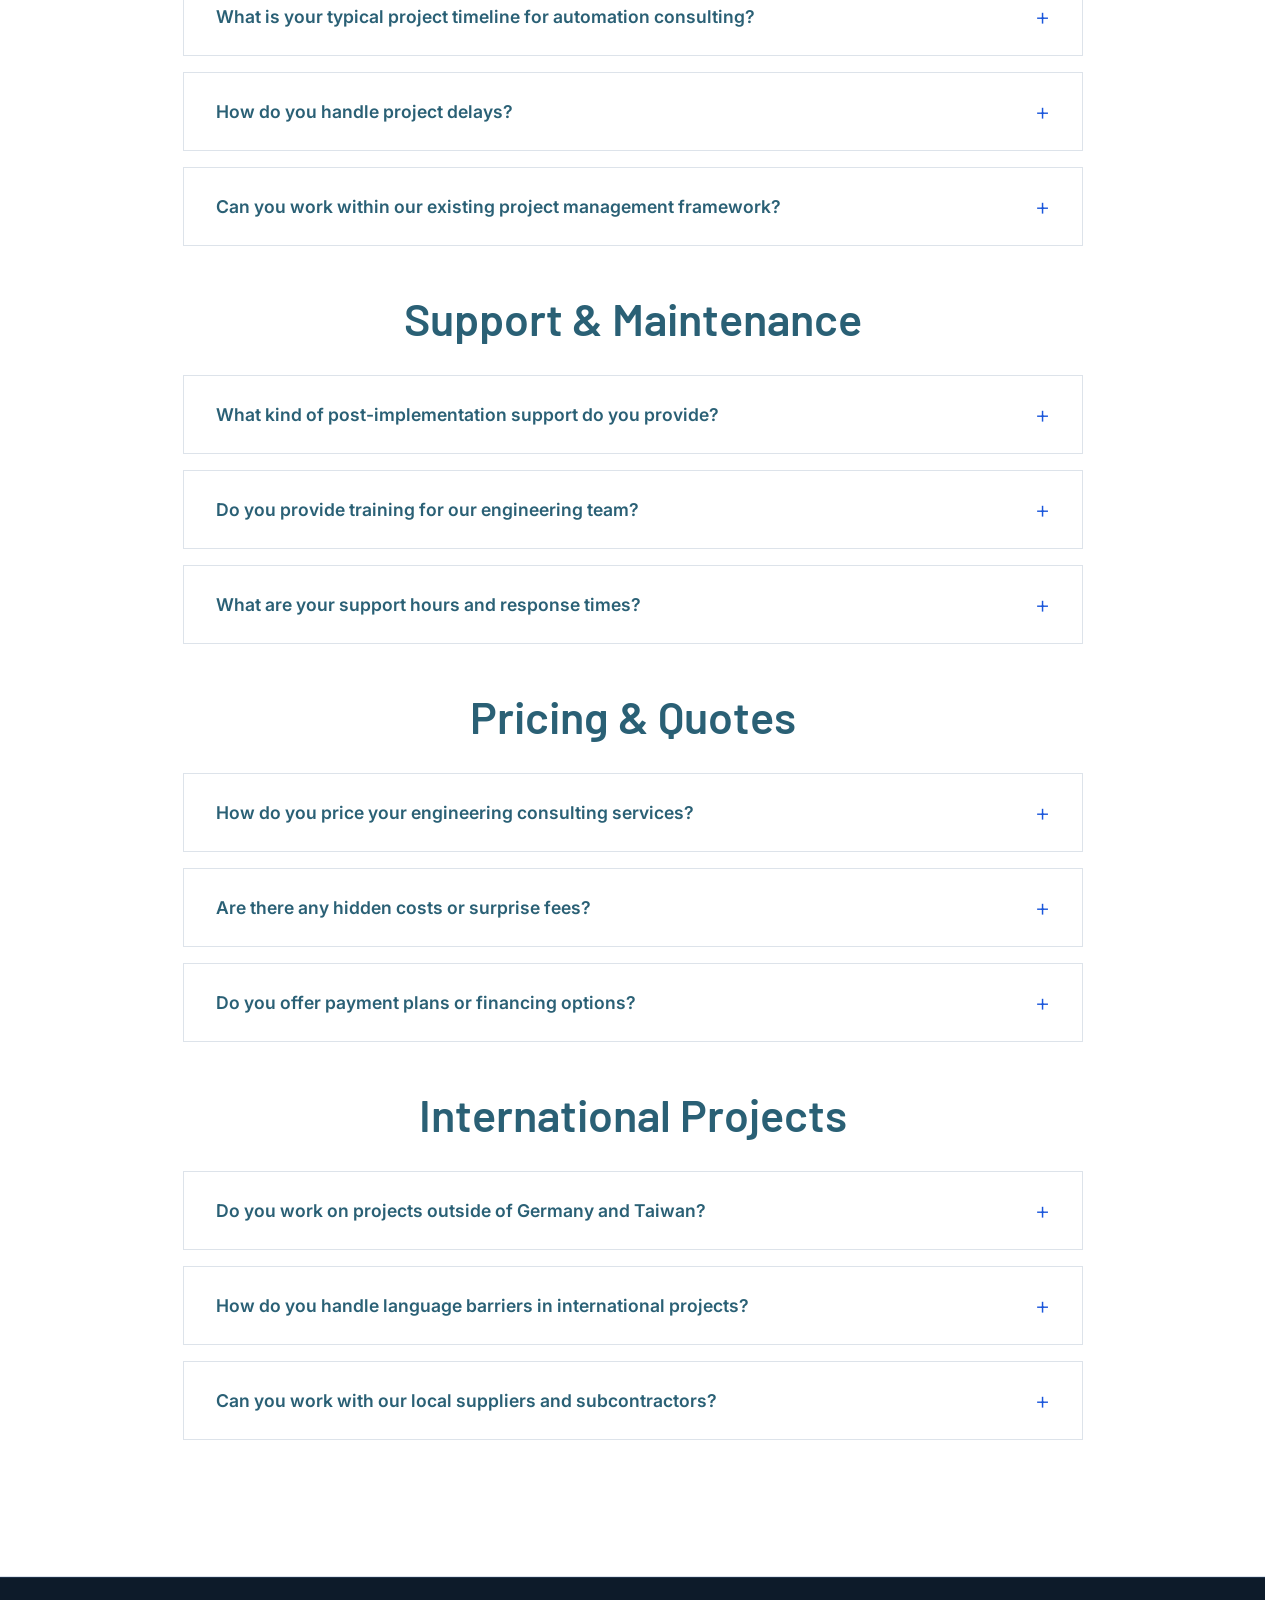
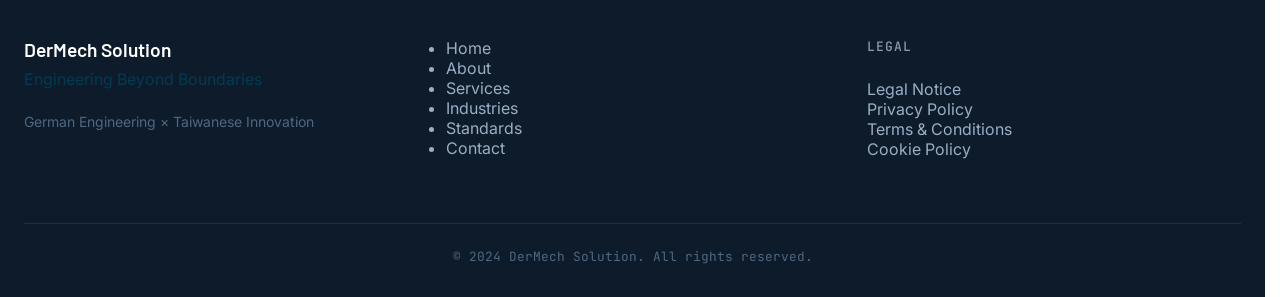
<file: faq.html>
<!DOCTYPE html>
<html lang="en">
<head>
  <meta charset="UTF-8">
  <meta name="viewport" content="width=device-width, initial-scale=1.0">

  <meta name="description" data-en="Frequently Asked Questions about DerMech Solution - Industrial Automation, Engineering Process, Project Timeline, Support, Pricing, International Projects" data-de="Häufig gestellte Fragen zu DerMech Solution - Industrielle Automatisierung, Engineering-Prozess, Projektzeitplan, Support, Preisgestaltung, Internationale Projekte" data-zh="德機智造常見問題 - 工業自動化、工程流程、專案時程、支援、報價、國際專案">
  <title data-en="FAQ | DerMech Solution" data-de="FAQ | DerMech Solution" data-zh="常見問題 | 德機智造">FAQ | DerMech Solution</title>
  
  <!-- Google Fonts -->
  <link rel="preconnect" href="https://fonts.googleapis.com">
  <link rel="preconnect" href="https://fonts.gstatic.com" crossorigin>
  <link href="https://fonts.googleapis.com/css2?family=Barlow:wght@300;400;600;700&family=Inter:wght@400;500;600&family=JetBrains+Mono:wght@400;500&display=swap" rel="stylesheet">
  
  <!-- CSS -->
  <link rel="stylesheet" href="assets/css/style.css?v=20260629">
</head>
<body>

  <!-- ============================================
       NAVIGATION
       ============================================ -->
  <nav class="navbar">
    <div class="nav-container">

      <a href="index.html" class="nav-brand">
        <img src="assets/img/0A824CF5-811C-43F0-B132-735D2DDA64D2.jpg" alt="DerMech Solution Logo" class="nav-logo">
        <span class="nav-brand-text" data-en="DerMech Solution" data-de="DerMech Solution" data-zh="德機智造">DerMech Solution</span>
      </a>

      <ul class="nav-links">
        <li><a href="index.html" data-en="Home" data-de="Startseite" data-zh="首頁">Home</a></li>
        <li><a href="about.html" data-en="About" data-de="Über uns" data-zh="關於">About</a></li>
        <li><a href="services.html" data-en="Services" data-de="Leistungen" data-zh="服務">Services</a></li>
        <li><a href="industries.html" data-en="Industries" data-de="Branchen" data-zh="產業">Industries</a></li>
        <li><a href="standards.html" data-en="Standards" data-de="Standards" data-zh="標準">Standards</a></li>
        <li><a href="contact.html" data-en="Contact" data-de="Kontakt" data-zh="聯繫">Contact</a></li>
        <li class="nav-lang-mobile">
          <button id="langToggleMobile" class="btn-lang btn-lang-mobile">EN | DE | 中</button>
        </li>
      </ul>

      <div class="nav-right">
        <button class="lang-toggle btn-lang btn-lang-desktop" id="langToggle">EN | DE | 中</button>
        <button id="navHamburger" class="nav-hamburger" aria-label="Toggle navigation" aria-expanded="false">
          <span></span>
          <span></span>
          <span></span>
        </button>
      </div>

    </div>
  </nav>

  <!-- ============================================
       PAGE HERO
       ============================================ -->
  <section class="hero hero-subpage section-dark">
    <div class="hero-bg">
      <img src="data:image/svg+xml,%3Csvg xmlns='http://www.w3.org/2000/svg' width='1920' height='1080' viewBox='0 0 1920 1080'%3E%3Crect fill='%230D0D0D' width='1920' height='1080'/%3E%3C/svg%3E" alt="Engineering consultation" style="background: var(--color-surface-2);">
    </div>
    <div class="blueprint-grid"></div>
    <div class="hero-overlay"></div>
    <div class="hero-content reveal">
      <h1 data-en="Frequently Asked Questions" data-de="Häufig gestellte Fragen" data-zh="常見問題">Frequently Asked Questions</h1>
      <p class="caption" style="margin-top: 1rem;" data-en="Quick Answers About Our Engineering Services" data-de="Schnelle Antworten zu unseren Engineering-Dienstleistungen" data-zh="關於我們工程服務的快速解答">Quick Answers About Our Engineering Services</p>
    </div>
  </section>

  <!-- Brand Ticker -->
  <div class="brand-ticker section-offwhite">
    <div class="ticker-content">
      <span>DerMech Solution</span>
      <span class="ticker-separator">·</span>
      <span>德機智造</span>
      <span class="ticker-separator">·</span>
      <span>German Engineering</span>
    </div>
  </div>

  <!-- ============================================
       FAQ CONTENT
       ============================================ -->
  <section class="section section-light reveal">
    <div class="container">
      <div style="max-width: 900px; margin: 0 auto;">

        <!-- Industrial Automation -->
        <div style="margin-bottom: 3rem;">
          <h2 class="text-center" style="margin-bottom: 2rem;" data-en="Industrial Automation" data-de="Industrielle Automatisierung" data-zh="工業自動化">Industrial Automation</h2>
          
          <div class="faq-item">
            <button class="faq-question">
              <span data-en="What industries do you support with industrial automation?" data-de="Welche Branchen unterstützen Sie mit industrieller Automatisierung?" data-zh="您支持哪些工業自動化產業？">What industries do you support with industrial automation?</span>
              <span class="faq-icon">+</span>
            </button>
            <div class="faq-answer">
              <div class="faq-answer-content">
                <p data-en="We support automation across 11 industries including semiconductor manufacturing, automotive production, machine tools, food processing, electronics manufacturing, packaging, drone technology, research institutes, education, government projects, and SMEs. Our automation solutions are tailored to each industry's specific requirements and compliance standards." data-de="Wir unterstützen die Automatisierung in 11 Branchen, einschließlich Halbleiterherstellung, Automobilproduktion, Werkzeugmaschinen, Lebensmittelverarbeitung, Elektronikherstellung, Verpackung, Drohnentechnologie, Forschungseinrichtungen, Bildung, Government-Projekte und KMU. Unsere Automatisierungslösungen sind auf die spezifischen Anforderungen und Compliance-Standards jeder Branche zugeschnitten." data-zh="我們支持 11 個產業的自動化，包括半導體製造、汽車生產、工具機、食品加工、電子製造、包裝、無人機技術、研究機構、教育、政府專案和中小企業。我們的自動化解決方案針對每個產業的特定要求和合規標準定制。">We support automation across 11 industries including semiconductor manufacturing, automotive production, machine tools, food processing, electronics manufacturing, packaging, drone technology, research institutes, education, government projects, and SMEs. Our automation solutions are tailored to each industry's specific requirements and compliance standards.</p>
              </div>
            </div>
          </div>

          <div class="faq-item">
            <button class="faq-question">
              <span data-en="How do you approach production line optimization?" data-de="Wie gehen Sie bei der Optimierung von Produktionslinien vor?" data-zh="您如何進行生產線優化？">How do you approach production line optimization?</span>
              <span class="faq-icon">+</span>
            </button>
            <div class="faq-answer">
              <div class="faq-answer-content">
                <p data-en="Our optimization approach follows a systematic 8-phase process: Consultation → Site Investigation → Engineering Analysis → Concept Design → Simulation → Manufacturing Support → Implementation → Continuous Improvement. We begin with value stream mapping and OEE analysis to identify bottlenecks, then apply lean manufacturing principles and digital twin simulation to redesign workflows for maximum throughput." data-de="Unser Optimierungsansatz folgt einem systematischen 8-Phasen-Prozess: Beratung → Standortanalyse → Engineering-Analyse → Konzeptdesign → Simulation → Fertigungsunterstützung → Implementierung → Kontinuierliche Verbesserung. Wir beginnen mit Value-Stream-Mapping und OEE-Analyse, um Engpässe zu identifizieren, wenden dann Lean-Production-Prinzipien und Digital-Twin-Simulation an, um Workflows für maximalen Durchsatz neu zu gestalten." data-zh="我們的優化方法遵循系統性 8 階段流程：諮詢 → 現場勘察 → 工程分析 → 概念設計 → 模擬 → 製造支援 → 實施 → 持續改善。我們從價值流分析和 OEE 分析開始識別瓶頸，然後應用精益生產原則和數位雙胞胎模擬重新設計工作流程以達到最大產能。">Our optimization approach follows a systematic 8-phase process: Consultation → Site Investigation → Engineering Analysis → Concept Design → Simulation → Manufacturing Support → Implementation → Continuous Improvement. We begin with value stream mapping and OEE analysis to identify bottlenecks, then apply lean manufacturing principles and digital twin simulation to redesign workflows for maximum throughput.</p>
              </div>
            </div>
          </div>

          <div class="faq-item">
            <button class="faq-question">
              <span data-en="What is the typical ROI for automation projects?" data-de="Was ist der typische ROI für Automatisierungsprojekte?" data-zh="自動化專案的典型投資回報率是多少？">What is the typical ROI for automation projects?</span>
              <span class="faq-icon">+</span>
            </button>
            <div class="faq-answer">
              <div class="faq-answer-content">
                <p data-en="Typical ROI for industrial automation projects ranges from 20% to 40% within the first 18 months, depending on project scope and industry. Our clients usually achieve measurable improvements within 6–9 months of implementation through reduced labor costs, decreased energy consumption, improved quality metrics, and increased production throughput." data-de="Der typische ROI für industrielle Automatisierungsprojekte liegt zwischen 20% und 40% innerhalb der ersten 18 Monate, abhängig von Projektumfang und Branche. Unsere Kunden erreichen in der Regel innerhalb von 6–9 Monaten nach der Implementierung messbare Verbesserungen durch reduzierte Arbeitskosten, verringerten Energieverbrauch, verbesserte Qualitätsmetriken und erhöhten Produktionsdurchsatz." data-zh="工業自動化專案的典型投資回報率在最初的 18 個月內為 20% 到 40%，取決於專案範圍和產業。我們的客戶通常在實施後 6-9 個月內實現可衡量的改進，包括降低勞動力成本、減少能源消耗、改善品質指標和提高產能。">Typical ROI for industrial automation projects ranges from 20% to 40% within the first 18 months, depending on project scope and industry. Our clients usually achieve measurable improvements within 6–9 months of implementation through reduced labor costs, decreased energy consumption, improved quality metrics, and increased production throughput.</p>
              </div>
            </div>
          </div>
        </div>

        <!-- Engineering Process -->
        <div style="margin-bottom: 3rem;">
          <h2 class="text-center" style="margin-bottom: 2rem;" data-en="Engineering Process" data-de="Engineering-Prozess" data-zh="工程流程">Engineering Process</h2>
          
          <div class="faq-item">
            <button class="faq-question">
              <span data-en="What engineering standards do you follow?" data-de="Welche Engineering-Standards befolgen Sie?" data-zh="您遵循哪些工程標準？">What engineering standards do you follow?</span>
              <span class="faq-icon">+</span>
            </button>
            <div class="faq-answer">
              <div class="faq-answer-content">
                <p data-en="We adhere to CE Machinery Directive (2006/42/EC), DIN standards (DIN EN ISO, DIN EN 61355, DIN ISO 128), ISO 9001 quality management, ISO 12100 risk assessment, ISO 13849-1/IEC 62061 functional safety, and 5S lean manufacturing methodology. All deliverables are documented per German engineering tradition for traceability and audit readiness." data-de="Wir halten uns an die CE-Maschinenrichtlinie (2006/42/EC), DIN-Normen (DIN EN ISO, DIN EN 61355, DIN ISO 128), ISO 9001 Qualitätsmanagement, ISO 12100 Risikobewertung, ISO 13849-1/IEC 62061 Funktionale Sicherheit und 5S Lean-Production-Methodik. Alle Liefergegenstände werden nach deutscher Ingenieurstradition dokumentiert, um Rückverfolgbarkeit und Audit-Bereitschaft zu gewährleisten." data-zh="我們遵守 CE 機械指令 (2006/42/EC)、DIN 標準（DIN EN ISO、DIN EN 61355、DIN ISO 128）、ISO 9001 品質管理、ISO 12100 風險評估、ISO 13849-1/IEC 62061 功能安全以及 5S 精益生產方法論。所有交付物均按照德國工程傳統記錄以確保可追溯性和審計就緒狀態。">We adhere to CE Machinery Directive (2006/42/EC), DIN standards (DIN EN ISO, DIN EN 61355, DIN ISO 128), ISO 9001 quality management, ISO 12100 risk assessment, ISO 13849-1/IEC 62061 functional safety, and 5S lean manufacturing methodology. All deliverables are documented per German engineering tradition for traceability and audit readiness.</p>
              </div>
            </div>
          </div>

          <div class="faq-item">
            <button class="faq-question">
              <span data-en="How long does a typical engineering project take?" data-de="Wie lange dauert ein typisches Engineering-Projekt?" data-zh="典型工程專案需要多長時間？">How long does a typical engineering project take?</span>
              <span class="faq-icon">+</span>
            </button>
            <div class="faq-answer">
              <div class="faq-answer-content">
                <p data-en="Project timelines vary by scope and complexity. A typical industrial automation consulting project takes 3–6 months from initial consultation to implementation. Full engineering design projects usually require 6–12 months. We provide detailed project timelines during the quotation phase with clear milestones and deliverable schedules." data-de="Die Projektzeitpläne variieren je nach Umfang und Komplexität. Ein typisches industrielles Automatisierungsberatungsprojekt dauert 3–6 Monate von der Erstberatung bis zur Implementierung. Komplette Engineering-Design-Projekte erfordern normalerweise 6–12 Monate. Wir geben detaillierte Projektzeitpläne während der Angebotsphase mit klaren Meilensteinen und Lieferzeitplänen an." data-zh="專案時間線因範圍和複雜性而異。典型的工業自動化顧問專案從初步諮詢到實施需要 3-6 個月。完整的工程設計專案通常需要 6-12 個月。我們在報價階段提供詳細的專案時間線，並有清晰的里程碑和交付時間表。">Project timelines vary by scope and complexity. A typical industrial automation consulting project takes 3–6 months from initial consultation to implementation. Full engineering design projects usually require 6–12 months. We provide detailed project timelines during the quotation phase with clear milestones and deliverable schedules.</p>
              </div>
            </div>
          </div>

          <div class="faq-item">
            <button class="faq-question">
              <span data-en="Do you provide CE marking certification support?" data-de="Bieten Sie Unterstützung bei der CE-Kennzeichnung an?" data-zh="您是否提供 CE 標誌認證支援？">Do you provide CE marking certification support?</span>
              <span class="faq-icon">+</span>
            </button>
            <div class="faq-answer">
              <div class="faq-answer-content">
                <p data-en="Yes, we provide comprehensive CE marking support including risk assessment per ISO 12100, technical file compilation, declaration of conformity preparation, and guidance through the conformity assessment procedure. Our documentation is audit-ready for notified body review and ensures compliance with the Machinery Directive (2006/42/EC) for equipment placed in the European Economic Area." data-de="Ja, wir bieten umfassende CE-Kennzeichnungsunterstützung, einschließlich Risikobewertung gemäß ISO 12100, Erstellung der technischen Akte, Vorbereitung der Konformitätserklärung und Anleitung durch das Konformitätsbewertungsverfahren. Unsere Dokumentation ist auditfertig für die Prüfung durch eine benannte Stelle und gewährleistet die Konformität mit der Maschinenrichtlinie (2006/42/EC) für Geräte im Europäischen Wirtschaftsraum." data-zh="是的，我們提供全面的 CE 標誌支援，包括依據 ISO 12100 的風險評估、技術檔案編製、符合性聲明準備以及透過符合性評估程序的指導。我們的文件可供公證機構審核，並確保進入歐洲經濟區的設備符合機械指令 (2006/42/EC)。">Yes, we provide comprehensive CE marking support including risk assessment per ISO 12100, technical file compilation, declaration of conformity preparation, and guidance through the conformity assessment procedure. Our documentation is audit-ready for notified body review and ensures compliance with the Machinery Directive (2006/42/EC) for equipment placed in the European Economic Area.</p>
              </div>
            </div>
          </div>
        </div>

        <!-- Project Timeline -->
        <div style="margin-bottom: 3rem;">
          <h2 class="text-center" style="margin-bottom: 2rem;" data-en="Project Timeline" data-de="Projektzeitplan" data-zh="專案時程">Project Timeline</h2>
          
          <div class="faq-item">
            <button class="faq-question">
              <span data-en="What is your typical project timeline for automation consulting?" data-de="Was ist Ihr typischer Projektzeitplan für Automatisierungsberatung?" data-zh="您的自動化顧問典型專案時程是什麼？">What is your typical project timeline for automation consulting?</span>
              <span class="faq-icon">+</span>
            </button>
            <div class="faq-answer">
              <div class="faq-answer-content">
                <p data-en="A standard automation consulting engagement follows this timeline: Week 1–2: Initial consultation and site assessment. Week 3–4: Engineering analysis and feasibility study. Week 5–8: Concept design and stakeholder review. Week 9–12: Detailed design and documentation. Week 13–16: Implementation support and commissioning. We also offer accelerated timelines for urgent projects with defined scope." data-de="Ein standardmäßiges Automatisierungsberatungsengagement folgt diesem Zeitplan: Woche 1–2: Erstberatung und Standortbewertung. Woche 3–4: Engineering-Analyse und Machbarkeitsstudie. Woche 5–8: Konzeptdesign und Stakeholder-Review. Woche 9–12: Detaildesign und Dokumentation. Woche 13–16: Implementierungsunterstützung und Inbetriebnahme. Wir bieten auch beschleunigte Zeitpläne für dringende Projekte mit definiertem Umfang." data-zh="標準自動化顧問專案遵循以下時間線：第 1-2 週：初步諮詢和現場評估。第 3-4 週：工程分析和可行性研究。第 5-8 週：概念設計和利益相關者審查。第 9-12 週：詳細設計和文件。第 13-16 週：實施支援和調試。我們也為有明確範圍的緊急專案提供加速時間表。">A standard automation consulting engagement follows this timeline: Week 1–2: Initial consultation and site assessment. Week 3–4: Engineering analysis and feasibility study. Week 5–8: Concept design and stakeholder review. Week 9–12: Detailed design and documentation. Week 13–16: Implementation support and commissioning. We also offer accelerated timelines for urgent projects with defined scope.</p>
              </div>
            </div>
          </div>

          <div class="faq-item">
            <button class="faq-question">
              <span data-en="How do you handle project delays?" data-de="Wie gehen Sie mit Projektverzögerungen um?" data-zh="您如何處理專案延誤？">How do you handle project delays?</span>
              <span class="faq-icon">+</span>
            </button>
            <div class="faq-answer">
              <div class="faq-answer-content">
                <p data-en="We proactively manage project timelines through weekly progress meetings, risk assessment checkpoints, and transparent reporting. If delays occur due to unforeseen circumstances, we immediately notify clients with revised timelines and mitigation strategies. Our agile project management approach ensures rapid adaptation while maintaining quality standards." data-de="Wir verwalten Projektzeitpläne proaktiv durch wöchentliche Fortschrittsmeetings, Risikobewertungs-Checkpoints und transparente Berichterstattung. Wenn Verzögerungen durch unvorhergesehene Umstände auftreten, benachrichtigen wir Kunden sofort mit überarbeiteten Zeitplänen und Minderungsstrategien. Unser agiler Projektmanagementansatz gewährleistet eine schnelle Anpassung bei gleichbleibenden Qualitätsstandards." data-zh="我們透過每週進度會議、風險評估檢查點和透明報告主動管理專案時間表。如果因未預見的情況導致延誤，我們會立即通知客戶修訂的時間表和解緩策略。我們的靈活專案管理方法確保在保持品質標準的同時快速調整。">We proactively manage project timelines through weekly progress meetings, risk assessment checkpoints, and transparent reporting. If delays occur due to unforeseen circumstances, we immediately notify clients with revised timelines and mitigation strategies. Our agile project management approach ensures rapid adaptation while maintaining quality standards.</p>
              </div>
            </div>
          </div>

          <div class="faq-item">
            <button class="faq-question">
              <span data-en="Can you work within our existing project management framework?" data-de="Können Sie innerhalb unseres bestehenden Projektmanagement-Frameworks arbeiten?" data-zh="您能否在我們現有的專案管理框架內工作？">Can you work within our existing project management framework?</span>
              <span class="faq-icon">+</span>
            </button>
            <div class="faq-answer">
              <div class="faq-answer-content">
                <p data-en="Absolutely. We adapt to our clients' project management methodologies, whether Agile, Waterfall, or hybrid frameworks. Our team is experienced in integrating with existing PM tools (Jira, MS Project, Asana) and reporting structures. We assign a dedicated project manager to ensure seamless communication and alignment with your internal processes." data-de="Absolut. Wir passen uns den Projektmanagementmethodologien unserer Kunden an, ob Agile, Wasserfall oder Hybrid-Frameworks. Unser Team ist erfahren in der Integration mit bestehenden PM-Tools (Jira, MS Project, Asana) und Berichtsstrukturen. Wir weisen einen dedizierten Projektmanager zu, um nahtlose Kommunikation und Ausrichtung an Ihre internen Prozesse zu gewährleisten." data-zh="當然可以。我們適應客戶的專案管理方法論，無論是敏捷、瀑布還是混合框架。我們的團隊在與現有 PM 工具（Jira、MS Project、Asana）和報告結構整合方面經驗豐富。我們指派專門的專案經理，以確保與您內部流程的无縫溝通和對齊。">Absolutely. We adapt to our clients' project management methodologies, whether Agile, Waterfall, or hybrid frameworks. Our team is experienced in integrating with existing PM tools (Jira, MS Project, Asana) and reporting structures. We assign a dedicated project manager to ensure seamless communication and alignment with your internal processes.</p>
              </div>
            </div>
          </div>
        </div>

        <!-- Support & Maintenance -->
        <div style="margin-bottom: 3rem;">
          <h2 class="text-center" style="margin-bottom: 2rem;" data-en="Support & Maintenance" data-de="Support & Wartung" data-zh="支援與維護">Support & Maintenance</h2>
          
          <div class="faq-item">
            <button class="faq-question">
              <span data-en="What kind of post-implementation support do you provide?" data-de="Welche Art von Unterstützung nach der Implementierung bieten Sie?" data-zh="您提供什麼樣的實施後支援？">What kind of post-implementation support do you provide?</span>
              <span class="faq-icon">+</span>
            </button>
            <div class="faq-answer">
              <div class="faq-answer-content">
                <p data-en="We offer comprehensive post-implementation support including: Remote diagnostics capability for quick issue resolution, preventive maintenance planning, performance monitoring with OEE tracking, optimization cycles, and long-term partnership for system upgrades and capacity expansion. Support packages are customized based on project complexity and client requirements." data-de="Wir bieten umfassende Unterstützung nach der Implementierung, einschließlich: Remote-Diagnosefähigkeit für schnelle Problemlösung, präventive Wartungsplanung, Leistungsmonitoring mit OEE-Tracking, Optimierungszyklen und langfristige Partnerschaft für System-Upgrades und Kapazitätserweiterung. Support-Pakete werden basierend auf Projektkomplexität und Kundenanforderungen angepasst." data-zh="我們提供全面的實施後支援，包括：用於快速問題解決的遠端診斷能力、預防性維護規劃、帶有 OEE 追蹤的性能監控、優化循環以及系統升級和產能擴充的長期合作關係。支援套件根據專案複雜性和客戶需求定制。">We offer comprehensive post-implementation support including: Remote diagnostics capability for quick issue resolution, preventive maintenance planning, performance monitoring with OEE tracking, optimization cycles, and long-term partnership for system upgrades and capacity expansion. Support packages are customized based on project complexity and client requirements.</p>
              </div>
            </div>
          </div>

          <div class="faq-item">
            <button class="faq-question">
              <span data-en="Do you provide training for our engineering team?" data-de="Bieten Sie Schulungen für unser Engineering-Team an?" data-zh="您是否為我們的工程團隊提供培訓？">Do you provide training for our engineering team?</span>
              <span class="faq-icon">+</span>
            </button>
            <div class="faq-answer">
              <div class="faq-answer-content">
                <p data-en="Yes, we provide comprehensive operator training and knowledge transfer as part of every project. Training covers system operation, maintenance procedures, safety protocols, and troubleshooting. We can also develop customized training programs for your engineering team, including STEM curricula, competition coaching, and professional upskilling workshops in automation, mechanical design, and programming." data-de="Ja, wir bieten umfassende Bediener Schulungen und Wissenstransfer als Teil jedes Projekts an. Die Schulung umfasst Systembetrieb, Wartungsverfahren, Sicherheitsprotokolle und Fehlerbehebung. Wir können auch maßgeschneiderte Schulungsprogramme für Ihr Engineering-Team entwickeln, einschließlich STEM-Lehrpläne, Wettbewerbscoaching und professionelle Weiterbildungsworkshops in Automatisierung, Maschinenbau und Programmierung." data-zh="是的，我們提供全面的操作員培訓和知識轉移作為每個專案的一部分。培訓包括系統操作、維護程序、安全協議和故障排除。我們還可以為您的工程團隊開發定制的培訓計劃，包括 STEM 課程、競賽輔導以及自動化、機械設計和程式設計的專業進修工作坊。">Yes, we provide comprehensive operator training and knowledge transfer as part of every project. Training covers system operation, maintenance procedures, safety protocols, and troubleshooting. We can also develop customized training programs for your engineering team, including STEM curricula, competition coaching, and professional upskilling workshops in automation, mechanical design, and programming.</p>
              </div>
            </div>
          </div>

          <div class="faq-item">
            <button class="faq-question">
              <span data-en="What are your support hours and response times?" data-de="Was sind Ihre Support-Stunden und Antwortzeiten?" data-zh="您的支援時間和回覆時間是什麼？">What are your support hours and response times?</span>
              <span class="faq-icon">+</span>
            </button>
            <div class="faq-answer">
              <div class="faq-answer-content">
                <p data-en="We respond to all inquiries within 24 business hours. For active support contracts, we offer priority response within 4 business hours during European and Asian business hours (Monday–Friday, 9:00–18:00 CET / 15:00–24:00 TST). Emergency on-call support is available for critical system failures with response times under 2 hours." data-de="Wir beantworten alle Anfragen innerhalb von 24 Geschäftsstunden. Für aktive Support-Verträge bieten wir Prioritätsantwort innerhalb von 4 Geschäftsstunden während der europäischen und asiatischen Geschäftszeiten (Montag–Freitag, 9:00–18:00 MEZ / 15:00–24:00 TST). Emergency-On-Call-Support ist für kritische Systemausfälle mit Antwortzeiten unter 2 Stunden verfügbar." data-zh="我們在 24 個工作小時內回覆所有詢問。對於active支援合約，我們在歐洲和亞洲工作時間（星期一至星期五，9:00-18:00 CET / 15:00-24:00 TST）內提供 4 個工作小時內的優先回覆。對於關鍵系統故障，提供緊急待命支援，回覆時間少於 2 小時。">We respond to all inquiries within 24 business hours. For active support contracts, we offer priority response within 4 business hours during European and Asian business hours (Monday–Friday, 9:00–18:00 CET / 15:00–24:00 TST). Emergency on-call support is available for critical system failures with response times under 2 hours.</p>
              </div>
            </div>
          </div>
        </div>

        <!-- Pricing & Quotes -->
        <div style="margin-bottom: 3rem;">
          <h2 class="text-center" style="margin-bottom: 2rem;" data-en="Pricing & Quotes" data-de="Preisgestaltung & Angebote" data-zh="報價與價格">Pricing & Quotes</h2>
          
          <div class="faq-item">
            <button class="faq-question">
              <span data-en="How do you price your engineering consulting services?" data-de="Wie berechnen Sie Ihre Engineering-Consulting-Dienstleistungen?" data-zh="您如何為工程顧問服務定價？">How do you price your engineering consulting services?</span>
              <span class="faq-icon">+</span>
            </button>
            <div class="faq-answer">
              <div class="faq-answer-content">
                <p data-en="We offer flexible pricing models tailored to project needs: Fixed-price quotes for well-defined projects with clear scope, time-and-materials billing for ongoing or evolving projects, and retainer agreements for long-term partnerships. All quotes include transparent breakdowns of labor, materials, and overhead. We provide detailed proposals within 5–7 business days after the initial consultation." data-de="Wir bieten flexible Preisgestaltungsmodelle, die auf Projektbedürfnisse zugeschnitten sind: Festpreisangebote für gut definierte Projekte mit klarem Umfang, Zeit- und Materialabrechnung für laufende oder sich entwickelnde Projekte und Retainer-Vereinbarungen für langfristige Partnerschaften. Alle Angebote enthalten transparente Aufschlüsselungen von Arbeitskräften, Materialien und Gemeinkosten. Wir liefern detaillierte Vorschläge innerhalb von 5–7 Geschäftstagen nach der Erstberatung." data-zh="我們提供根據專案需求定制的靈活定價模型：針對範圍明確的專案提供固定價格報價、針對持續或演進中的專案提供工時和材料計費、針對長期合作關係提供僱用協議。所有報價都包含勞動力、材料和間接費用的透明明細。我們在初步諮詢後 5-7 個工作天內提供詳細提案。">We offer flexible pricing models tailored to project needs: Fixed-price quotes for well-defined projects with clear scope, time-and-materials billing for ongoing or evolving projects, and retainer agreements for long-term partnerships. All quotes include transparent breakdowns of labor, materials, and overhead. We provide detailed proposals within 5–7 business days after the initial consultation.</p>
              </div>
            </div>
          </div>

          <div class="faq-item">
            <button class="faq-question">
              <span data-en="Are there any hidden costs or surprise fees?" data-de="Gibt es versteckte Kosten oder überraschende Gebühren?" data-zh="是否有任何隱藏成本或意外費用？">Are there any hidden costs or surprise fees?</span>
              <span class="faq-icon">+</span>
            </button>
            <div class="faq-answer">
              <div class="faq-answer-content">
                <p data-en="No. We believe in complete transparency. Our quotes include all foreseeable costs, and we notify clients immediately if any scope changes would affect pricing. We do not charge for initial consultations or feasibility studies (when followed by a project engagement). Any additional costs require prior written approval from the client." data-de="Nein. Wir glauben an volle Transparenz. Unsere Angebote enthalten alle vorhersehbaren Kosten, und wir benachrichtigen Kunden sofort, wenn Umfangänderungen die Preisgestaltung beeinflussen würden. Wir berechnen keine Erstberatungen oder Machbarkeitsstudien (wenn sie von einem Projektengagement gefolgt werden). Alle zusätzlichen Kosten erfordern die vorherige schriftliche Genehmigung des Kunden." data-zh="不。我們相信完全的透明度。我們的報價包含所有可預見的成本，如果任何範圍變更會影響定價，我們會立即通知客戶。我們不收取初步諮詢或可行性研究的費用（如果隨後有專案合作）。任何額外成本需要客戶事先書面批准。">No. We believe in complete transparency. Our quotes include all foreseeable costs, and we notify clients immediately if any scope changes would affect pricing. We do not charge for initial consultations or feasibility studies (when followed by a project engagement). Any additional costs require prior written approval from the client.</p>
              </div>
            </div>
          </div>

          <div class="faq-item">
            <button class="faq-question">
              <span data-en="Do you offer payment plans or financing options?" data-de="Bieten Sie Zahlungspläne oder Finanzierungsoptionen an?" data-zh="您是否提供付款計劃或融資選擇？">Do you offer payment plans or financing options?</span>
              <span class="faq-icon">+</span>
            </button>
            <div class="faq-answer">
              <div class="faq-answer-content">
                <p data-en="For larger projects, we offer milestone-based payment plans. Consulting projects typically require 50% advance payment upon contract signing with the remaining 50% due upon project completion. Long-term engagements can be structured with monthly invoicing. We do not offer external financing but can provide detailed documentation to support your internal funding applications." data-de="Für größere Projekte bieten wir meilensteinbasierte Zahlungspläne an. Beratungsprojekte erfordern typischerweise 50% Anzahlung bei Vertragsabschluss, wobei die restlichen 50% bei Projektabschluss fällig sind. Langfristige Engagements können mit monatlicher Abrechnung strukturiert werden. Wir bieten keine externe Finanzierung, können aber detaillierte Dokumentation zur Unterstützung Ihrer internen Finanzierungsanträge bereitstellen." data-zh="對於較大的專案，我們提供基於里程碑的付款計劃。顧問專案通常需要在簽約時支付 50% 的預付款，剩餘的 50% 在專案完成時支付。長期合作可以按月開發票結構。我們不提供外部融資，但可以提供詳細的文件來支持您的內部資金申請。">For larger projects, we offer milestone-based payment plans. Consulting projects typically require 50% advance payment upon contract signing with the remaining 50% due upon project completion. Long-term engagements can be structured with monthly invoicing. We do not offer external financing but can provide detailed documentation to support your internal funding applications.</p>
              </div>
            </div>
          </div>
        </div>

        <!-- International Projects -->
        <div>
          <h2 class="text-center" style="margin-bottom: 2rem;" data-en="International Projects" data-de="Internationale Projekte" data-zh="國際專案">International Projects</h2>
          
          <div class="faq-item">
            <button class="faq-question">
              <span data-en="Do you work on projects outside of Germany and Taiwan?" data-de="Arbeiten Sie an Projekten außerhalb von Deutschland und Taiwan?" data-zh="您是否在德國和台灣以外的專案上工作？">Do you work on projects outside of Germany and Taiwan?</span>
              <span class="faq-icon">+</span>
            </button>
            <div class="faq-answer">
              <div class="faq-answer-content">
                <p data-en="Yes, we undertake international projects across Europe and Asia. Our primary operational bases are in Germany and Taiwan, giving us strategic positioning for European and Asian markets. We have experience managing cross-border projects with teams distributed across multiple time zones. International travel for site assessments and commissioning is included in our service scope where required." data-de="Ja, wir führen internationale Projekte in Europa und Asien durch. Unsere primären operativen Standorte sind in Deutschland und Taiwan, was uns eine strategische Positionierung für europäische und asiatische Märkte gibt. Wir haben Erfahrung in der Verwaltung von grenzüberschreitenden Projekten mit über mehrere Zeitzonen verteilten Teams. Internationale Reisen für Standortbewertungen und Inbetriebnahme sind in unserem Dienstleistungsumfang enthalten, wo erforderlich." data-zh="是的，我們在歐洲和亞洲開展國際專案。我們的主要運營基地位於德國和台灣，這使我們在歐洲和亞洲市場具有戰略定位。我們在管理跨國專案（團隊分佈在多個時區）方面經驗豐富。國際出差進行現場評估和調試包含在我們的服務範圍內（如需要）。">Yes, we undertake international projects across Europe and Asia. Our primary operational bases are in Germany and Taiwan, giving us strategic positioning for European and Asian markets. We have experience managing cross-border projects with teams distributed across multiple time zones. International travel for site assessments and commissioning is included in our service scope where required.</p>
              </div>
            </div>
          </div>

          <div class="faq-item">
            <button class="faq-question">
              <span data-en="How do you handle language barriers in international projects?" data-de="Wie gehen Sie mit Sprachbarrieren in internationalen Projekten um?" data-zh="您如何在國際專案中處理語言障礙？">How do you handle language barriers in international projects?</span>
              <span class="faq-icon">+</span>
            </button>
            <div class="faq-answer">
              <div class="faq-answer-content">
                <p data-en="Our team is trilingual: German (native), English (professional), and Chinese (professional). All project documentation is delivered in the client's preferred language. We provide technical translation services and can arrange for professional interpreters during meetings and on-site work. This multilingual capability ensures clear communication and eliminates misunderstandings that could impact project safety or quality." data-de="Unser Team ist dreisprachig: Deutsch (Muttersprache), Englisch (professionell) und Chinesisch (professionell). Alle Projektunterlagen werden in der bevorzugten Sprache des Kunden geliefert. Wir bieten technische Übersetzungsdienste an und können professionelle Dolmetscher für Meetings und Vor-Ort-Arbeiten arrangieren. Diese mehrsprachige Fähigkeit gewährleistet klare Kommunikation und beseitigt Missverständnisse, die Projektsicherheit oder -qualität beeinträchtigen könnten." data-zh="我們的團隊是三語的：德語（母語）、英語（專業）和中文（專業）。所有專案文件以客戶偏好的語言交付。我們提供技術翻譯服務，並可以在會議和現場工作期間安排專業口譯員。這種多語言能力確保清晰的溝通並消除可能影響專案安全或品質的誤解。">Our team is trilingual: German (native), English (professional), and Chinese (professional). All project documentation is delivered in the client's preferred language. We provide technical translation services and can arrange for professional interpreters during meetings and on-site work. This multilingual capability ensures clear communication and eliminates misunderstandings that could impact project safety or quality.</p>
              </div>
            </div>
          </div>

          <div class="faq-item">
            <button class="faq-question">
              <span data-en="Can you work with our local suppliers and subcontractors?" data-de="Können Sie mit unseren lokalen Lieferanten und Subunternehmern zusammenarbeiten?" data-zh="您能否與我們的本地供應商和分包商合作？">Can you work with our local suppliers and subcontractors?</span>
              <span class="faq-icon">+</span>
            </button>
            <div class="faq-answer">
              <div class="faq-answer-content">
                <p data-en="Yes, we frequently collaborate with client-preferred suppliers and subcontractors. Our engineering designs follow open standards (DIN, ISO) that ensure interoperability with locally sourced components. We provide detailed technical specifications, drawings, and procurement support to streamline supplier coordination. Our experience spans European, Asian, and global supply chains." data-de="Ja, wir arbeiten häufig mit kundenbevorzugten Lieferanten und Subunternehmern zusammen. Unsere Engineering-Designs folgen offenen Standards (DIN, ISO), die Interoperabilität mit lokal bezogenen Komponenten gewährleisten. Wir liefern detaillierte technische Spezifikationen, Zeichnungen und Beschaffungsunterstützung, um die Lieferantenkoordination zu optimieren. Unsere Erfahrung umfasst europäische, asiatische und globale Lieferketten." data-zh="是的，我們經常與客戶首選的供應商和分包商合作。我們的工程設計遵循開放標準（DIN、ISO），確保與本地採購的元件互通。我們提供詳細的技術規範、圖紙和採購支援，以簡化供應商協調。我們的經驗涵蓋歐洲、亞洲和全球供應鏈。">Yes, we frequently collaborate with client-preferred suppliers and subcontractors. Our engineering designs follow open standards (DIN, ISO) that ensure interoperability with locally sourced components. We provide detailed technical specifications, drawings, and procurement support to streamline supplier coordination. Our experience spans European, Asian, and global supply chains.</p>
              </div>
            </div>
          </div>
        </div>

      </div>
    </div>
  </section>

  <!-- ============================================
       FOOTER
       ============================================ -->
  <footer>
    <div class="container">
      <div class="footer-grid">
        <div>
          <p class="footer-brand" data-en="DerMech Solution" data-de="DerMech Solution" data-zh="德機智造">DerMech Solution</p>
          <p data-en="Engineering Beyond Boundaries" data-de="Ingenieurskunst ohne Grenzen" data-zh="超越邊界的工程力量">Engineering Beyond Boundaries</p>
          <p class="footer-tagline" data-en="German Engineering × Taiwanese Innovation" data-de="Deutsche Ingenieurskunst × Taiwanesische Innovation" data-zh="德國工程 × 台灣創新">German Engineering × Taiwanese Innovation</p>
        </div>
        <nav>
          <ul class="footer-links">
            <li><a href="index.html" data-en="Home" data-de="Startseite" data-zh="首頁">Home</a></li>
            <li><a href="about.html" data-en="About" data-de="Über uns" data-zh="關於">About</a></li>
            <li><a href="services.html" data-en="Services" data-de="Leistungen" data-zh="服務">Services</a></li>
            <li><a href="industries.html" data-en="Industries" data-de="Branchen" data-zh="產業">Industries</a></li>
            <li><a href="standards.html" data-en="Standards" data-de="Standards" data-zh="標準">Standards</a></li>
            <li><a href="contact.html" data-en="Contact" data-de="Kontakt" data-zh="聯繫">Contact</a></li>
          </ul>
        </nav>
        <div>
          <p class="caption" data-en="LEGAL" data-de="RECHTLICHES" data-zh="法律">LEGAL</p>
          <ul style="list-style: none; margin-top: 1rem;">
            <li><a href="legal.html" data-en="Legal Notice" data-de="Impressum" data-zh="法律聲明">Legal Notice</a></li>
            <li><a href="privacy.html" data-en="Privacy Policy" data-de="Datenschutz" data-zh="隱私權政策">Privacy Policy</a></li>
            <li><a href="terms.html" data-en="Terms & Conditions" data-de="AGB" data-zh="條款與條件">Terms & Conditions</a></li>
            <li><a href="cookies.html" data-en="Cookie Policy" data-de="Cookie-Richtlinie" data-zh="Cookie 政策">Cookie Policy</a></li>
          </ul>
        </div>
      </div>
      <div class="copyright" data-en="© 2024 DerMech Solution. All rights reserved." data-de="© 2024 DerMech Solution. Alle Rechte vorbehalten." data-zh="© 2024 德機智造 版權所有">© 2024 DerMech Solution. All rights reserved.</div>
    </div>
  </footer>

  <!-- JS -->
  <script src="assets/js/main.js"></script>

  <script>
    // FAQ Accordion functionality
    document.querySelectorAll('.faq-question').forEach(button => {
      button.addEventListener('click', () => {
        const faqItem = button.parentElement;
        const isActive = faqItem.classList.contains('active');
        
        // Close all items
        document.querySelectorAll('.faq-item').forEach(item => {
          item.classList.remove('active');
        });
        
        // Open clicked item if it wasn't active
        if (!isActive) {
          faqItem.classList.add('active');
        }
      });
    });
  </script>
</body>
</html>
</file>
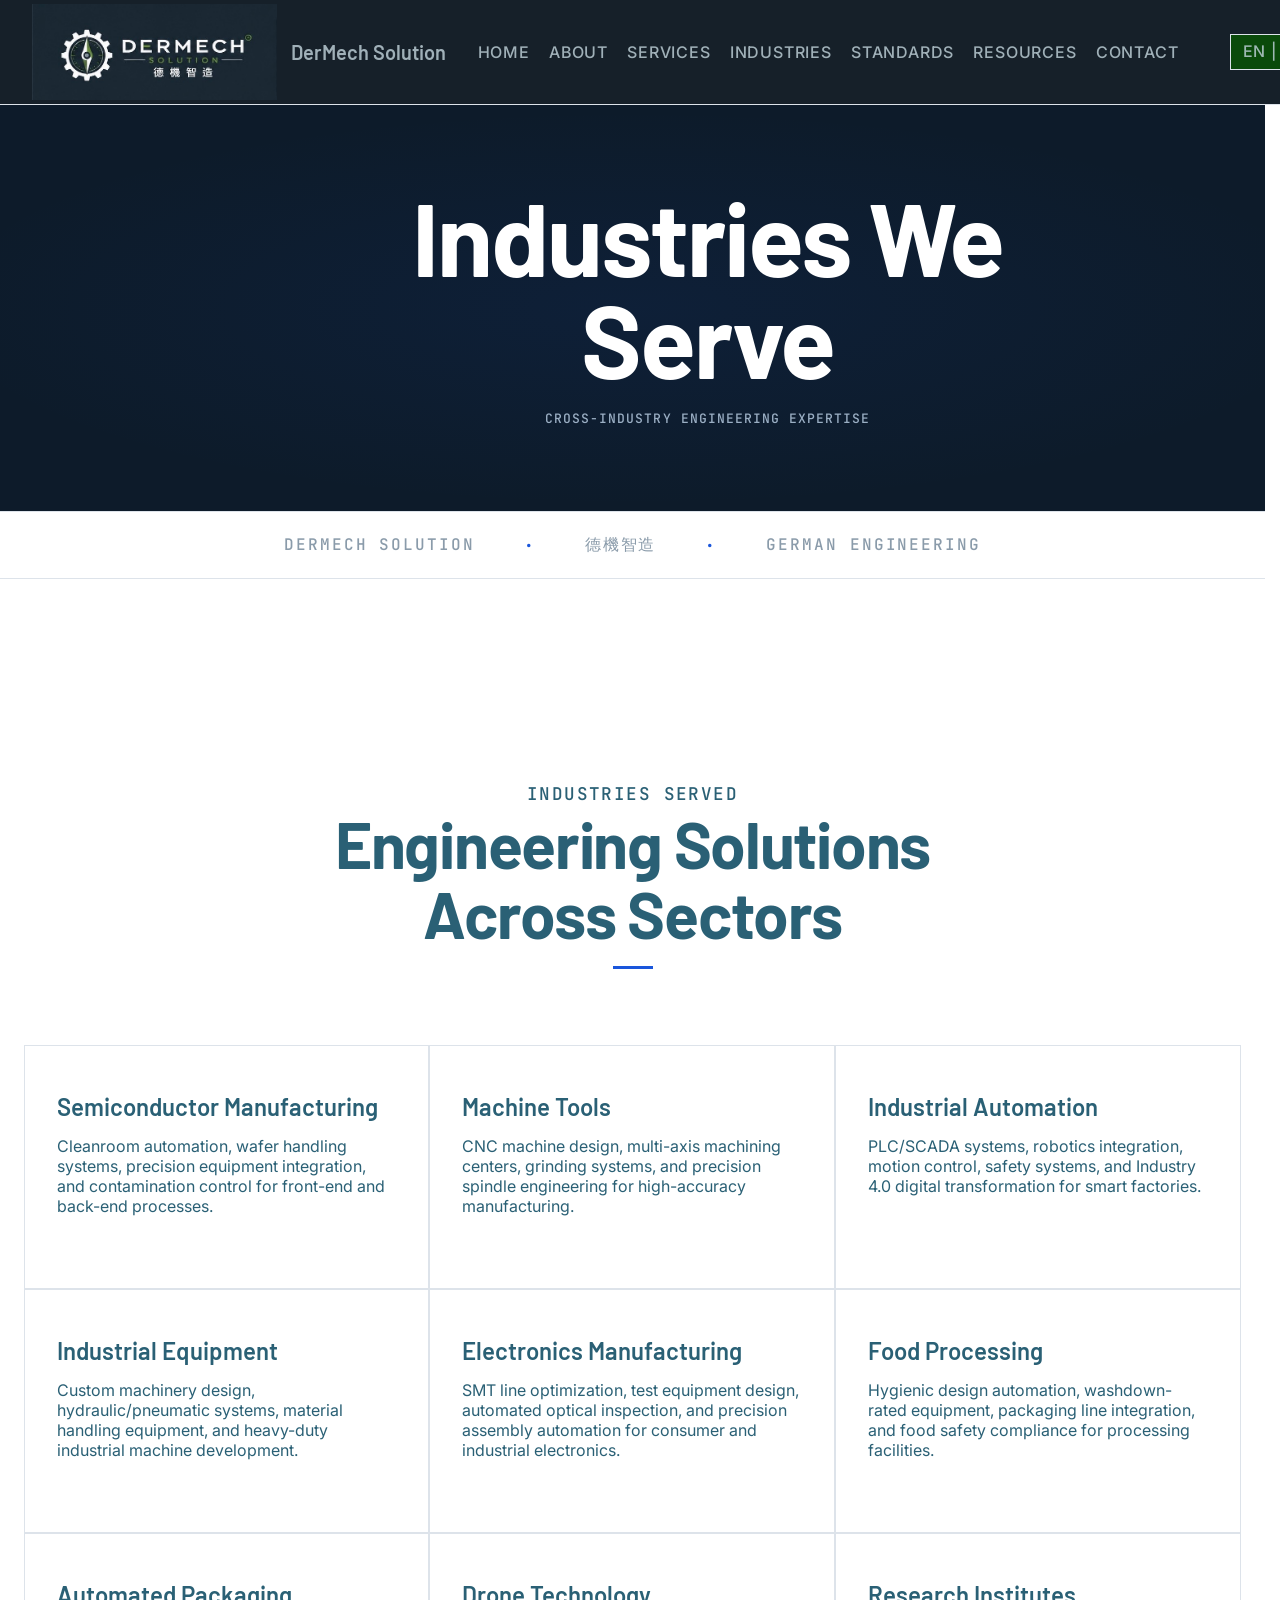
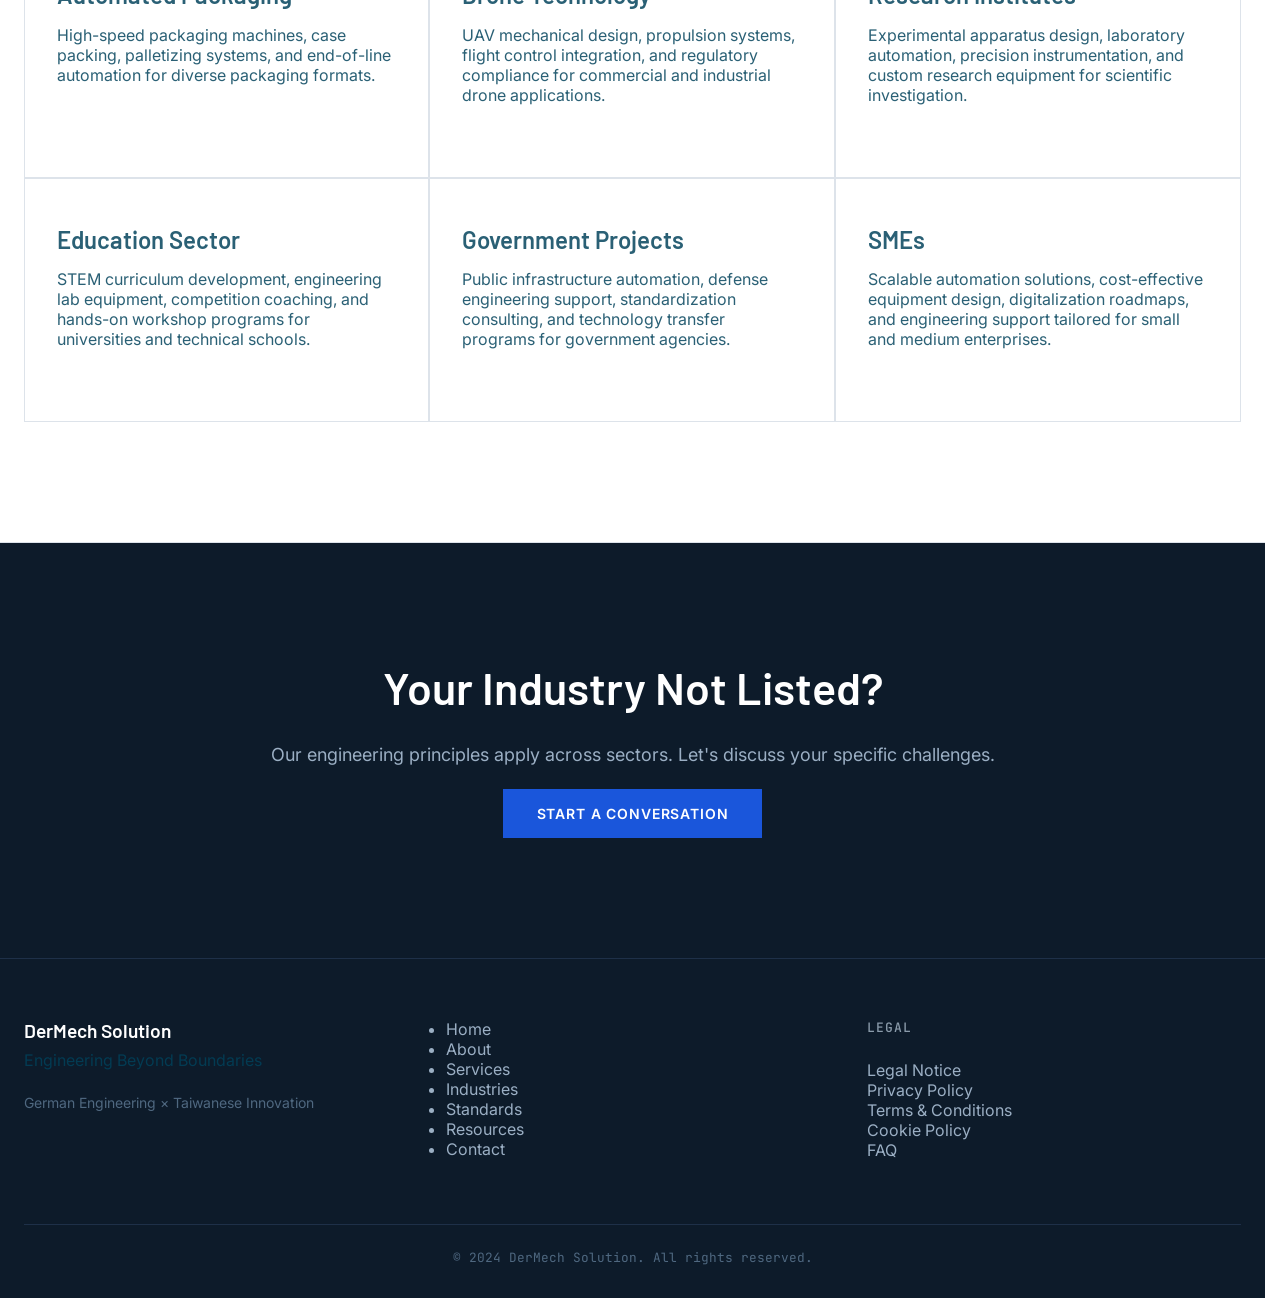
<file: industries.html>
<!DOCTYPE html>
<html lang="en">
<head>
  <meta charset="UTF-8">
  <meta name="viewport" content="width=device-width, initial-scale=1.0">

  <meta name="description" data-en="Industries Served by DerMech Solution - Semiconductor, Machine Tools, Automation, Industrial Equipment, Electronics, Food Processing, Packaging, Drone Technology, Research, Education, Government Projects, SMEs" data-de="Branchen von DerMech Solution - Halbleiter, Werkzeugmaschinen, Automatisierung, Industrielle Ausrüstung, Elektronik, Lebensmittelverarbeitung, Verpackung, Drohnentechnologie, Forschung, Bildung, Government-Projekte, KMU" data-zh="德機智造服務產業 - 半導體、工具機、自動化、工業設備、電子、食品加工、包裝、無人機、研究、教育、政府專案、中小企業">
  <title data-en="Industries We Serve | DerMech Solution" data-de="Branchen, die wir bedienen | DerMech Solution" data-zh="服務產業範疇 | 德機智造">Industries We Serve | DerMech Solution</title>
  
  <!-- Google Fonts -->
  <link rel="preconnect" href="https://fonts.googleapis.com">
  <link rel="preconnect" href="https://fonts.gstatic.com" crossorigin>
  <link href="https://fonts.googleapis.com/css2?family=Barlow:wght@300;400;600;700&family=Inter:wght@400;500;600&family=JetBrains+Mono:wght@400;500&display=swap" rel="stylesheet">
  
  <!-- CSS -->
  <link rel="stylesheet" href="assets/css/style.css?v=20260627">
</head>
<body>

  <!-- ============================================
       NAVIGATION
       ============================================ -->
  <nav class="navbar">
    <div class="nav-container">

      <a href="index.html" class="nav-brand">
        <img src="assets/img/0A824CF5-811C-43F0-B132-735D2DDA64D2.jpg" alt="DerMech Solution Logo" class="nav-logo">
        <span class="nav-brand-text" data-en="DerMech Solution" data-de="DerMech Solution" data-zh="德機智造">DerMech Solution</span>
      </a>

      <ul class="nav-links">
        <li><a href="index.html" data-en="Home" data-de="Startseite" data-zh="首頁">Home</a></li>
        <li><a href="about.html" data-en="About" data-de="Über uns" data-zh="關於我們">About</a></li>
        <li><a href="services.html" data-en="Services" data-de="Leistungen" data-zh="服務項目">Services</a></li>
        <li><a href="industries.html" data-en="Industries" data-de="Branchen" data-zh="服務產業">Industries</a></li>
        <li><a href="standards.html" data-en="Standards" data-de="Standards" data-zh="工程標準">Standards</a></li>
        <li><a href="resources.html" data-en="Resources" data-de="Ressourcen" data-zh="資源中心">Resources</a></li>
        <li><a href="contact.html" data-en="Contact" data-de="Kontakt" data-zh="聯絡我們">Contact</a></li>
        <li class="nav-lang-mobile">
          <button id="langToggleMobile" class="btn-lang btn-lang-mobile">EN | DE | 中</button>
        </li>
      </ul>

      <div class="nav-right">
        <button class="lang-toggle btn-lang btn-lang-desktop" id="langToggle">EN | DE | 中</button>
        <button id="navHamburger" class="nav-hamburger" aria-label="Toggle navigation" aria-expanded="false">
          <span></span>
          <span></span>
          <span></span>
        </button>
      </div>

    </div>
  </nav>

  <!-- ============================================
       SECTION 1: PAGE HERO
       ============================================ -->
  <section class="hero hero-subpage section-dark">
    <div class="hero-bg">
      <img src="assets/img/manufacturing-facility.jpg" alt="Modern manufacturing facility">
    </div>
    <div class="blueprint-grid"></div>
    <div class="hero-overlay"></div>
    <div class="hero-content reveal">
      <h1 data-en="Industries We Serve" data-de="Branchen, die wir bedienen" data-zh="服務產業範疇">Industries We Serve</h1>
      <p class="caption" style="margin-top: 1rem;" data-en="Cross-Industry Engineering Expertise" data-de="Branchenübergreifende Engineering-Expertise" data-zh="跨產業工程專業">Cross-Industry Engineering Expertise</p>
    </div>
  </section>

  <!-- Brand Ticker -->
  <div class="brand-ticker section-offwhite">
    <div class="ticker-content">
      <span>DerMech Solution</span>
      <span class="ticker-separator">·</span>
      <span>德機智造</span>
      <span class="ticker-separator">·</span>
      <span>German Engineering</span>
    </div>
  </div>

  <!-- ============================================
       SECTION 2: INDUSTRY GRID
       ============================================ -->
  <section class="section section-light reveal">
    <div class="container">
      <div class="section-header">
        <p class="caption" data-en="INDUSTRIES SERVED" data-de="BEDIENTE BRANCHEN" data-zh="服務產業">INDUSTRIES SERVED</p>
        <h2 data-en="Engineering Solutions Across Sectors" data-de="Engineering-Lösungen branchenübergreifend" data-zh="跨產業工程解決方案">Engineering Solutions Across Sectors</h2>
      </div>
      <div style="display: grid; grid-template-columns: repeat(3, 1fr); gap: 1px; background: var(--color-border); border: 1px solid var(--color-border);">
        <!-- Industry 1: Semiconductor Manufacturing -->
        <article style="background: var(--color-bg); padding: 3rem 2rem; border-right: 1px solid var(--color-border); border-bottom: 1px solid var(--color-border); transition: all 0.3s ease;">
          <h3 style="margin-bottom: 1rem;" data-en="Semiconductor Manufacturing" data-de="Halbleiterherstellung" data-zh="半導體製造">Semiconductor Manufacturing</h3>
          <p data-en="Cleanroom automation, wafer handling systems, precision equipment integration, and contamination control for front-end and back-end processes." data-de="Reinraumautomatisierung, Wafer-Handlingsysteme, Präzisionsgeräteintegration und Kontaminationskontrolle für Front-End- und Back-End-Prozesse." data-zh="潔淨室自動化、晶圓處理系統、精密設備整合，以及前段與後段製程的污染控制。">Cleanroom automation, wafer handling systems, precision equipment integration, and contamination control for front-end and back-end processes.</p>
        </article>
        
        <!-- Industry 2: Machine Tools -->
        <article style="background: var(--color-bg); padding: 3rem 2rem; border-right: 1px solid var(--color-border); border-bottom: 1px solid var(--color-border); transition: all 0.3s ease;">
          <h3 style="margin-bottom: 1rem;" data-en="Machine Tools" data-de="Werkzeugmaschinen" data-zh="工具機">Machine Tools</h3>
          <p data-en="CNC machine design, multi-axis machining centers, grinding systems, and precision spindle engineering for high-accuracy manufacturing." data-de="CNC-Maschinendesign, Mehrachsen-Bearbeitungszentren, Schleifsysteme und Präzisionsspindel-Engineering für hochpräzise Fertigung." data-zh="CNC 工具機設計、加工中心、研磨系統與精密主軸工程，服務高精密製造需求。">CNC machine design, multi-axis machining centers, grinding systems, and precision spindle engineering for high-accuracy manufacturing.</p>
        </article>
        
        <!-- Industry 3: Industrial Automation -->
        <article style="background: var(--color-bg); padding: 3rem 2rem; border-bottom: 1px solid var(--color-border); transition: all 0.3s ease;">
          <h3 style="margin-bottom: 1rem;" data-en="Industrial Automation" data-de="Industrielle Automatisierung" data-zh="工業自動化">Industrial Automation</h3>
          <p data-en="PLC/SCADA systems, robotics integration, motion control, safety systems, and Industry 4.0 digital transformation for smart factories." data-de="PLC/SCADA-Systeme, Robotikintegration, Motion-Control, Sicherheitssysteme und Industrie-4.0-Digitalisierung für Smart Factories." data-zh="PLC/SCADA 系統、機器人整合、運動控制、安全系統與工業 4.0 數位轉型，打造智慧工廠。">PLC/SCADA systems, robotics integration, motion control, safety systems, and Industry 4.0 digital transformation for smart factories.</p>
        </article>
        
        <!-- Industry 4: Industrial Equipment -->
        <article style="background: var(--color-bg); padding: 3rem 2rem; border-right: 1px solid var(--color-border); border-bottom: 1px solid var(--color-border); transition: all 0.3s ease;">
          <h3 style="margin-bottom: 1rem;" data-en="Industrial Equipment" data-de="Industrielle Ausrüstung" data-zh="工業設備">Industrial Equipment</h3>
          <p data-en="Custom machinery design, hydraulic/pneumatic systems, material handling equipment, and heavy-duty industrial machine development." data-de="Spezialmaschinendesign, Hydraulik-/Pneumatiksysteme, Materialfördertechnik und Entwicklung von Schwerindustriemaschinen." data-zh="客製化機械設計、液壓/氣壓系統、物料搬運設備與重型工業機械開發。">Custom machinery design, hydraulic/pneumatic systems, material handling equipment, and heavy-duty industrial machine development.</p>
        </article>
        
        <!-- Industry 5: Electronics Manufacturing -->
        <article style="background: var(--color-bg); padding: 3rem 2rem; border-right: 1px solid var(--color-border); border-bottom: 1px solid var(--color-border); transition: all 0.3s ease;">
          <h3 style="margin-bottom: 1rem;" data-en="Electronics Manufacturing" data-de="Elektronikherstellung" data-zh="電子製造">Electronics Manufacturing</h3>
          <p data-en="SMT line optimization, test equipment design, automated optical inspection, and precision assembly automation for consumer and industrial electronics." data-de="SMT-Linienoptimierung, Testgerätedesign, automatisierte optische Inspektion und Präzisionsmontageautomatisierung für Consumer- und Industrieelektronik." data-zh="SMT 產線優化、測試設備設計、自動光學檢測與精密組裝自動化，服務消費性與工業電子。">SMT line optimization, test equipment design, automated optical inspection, and precision assembly automation for consumer and industrial electronics.</p>
        </article>
        
        <!-- Industry 6: Food Processing -->
        <article style="background: var(--color-bg); padding: 3rem 2rem; border-bottom: 1px solid var(--color-border); transition: all 0.3s ease;">
          <h3 style="margin-bottom: 1rem;" data-en="Food Processing" data-de="Lebensmittelverarbeitung" data-zh="食品加工">Food Processing</h3>
          <p data-en="Hygienic design automation, washdown-rated equipment, packaging line integration, and food safety compliance for processing facilities." data-de="Hygienic-Design-Automatisierung, wasserdichte Geräte, Verpackungslinienintegration und Lebensmittelsicherheits-Compliance für Verarbeitungsanlagen." data-zh="衛生設計自動化、耐沖洗設備、包裝線整合與食品安全合規，服務食品加工廠。">Hygienic design automation, washdown-rated equipment, packaging line integration, and food safety compliance for processing facilities.</p>
        </article>
        
        <!-- Industry 7: Automated Packaging -->
        <article style="background: var(--color-bg); padding: 3rem 2rem; border-right: 1px solid var(--color-border); border-bottom: 1px solid var(--color-border); transition: all 0.3s ease;">
          <h3 style="margin-bottom: 1rem;" data-en="Automated Packaging" data-de="Automatisierte Verpackung" data-zh="自動化包裝">Automated Packaging</h3>
          <p data-en="High-speed packaging machines, case packing, palletizing systems, and end-of-line automation for diverse packaging formats." data-de="Hochgeschwindigkeitsverpackungsmaschinen, Kartonpacker, Palettiersysteme und End-of-Line-Automatisierung für verschiedene Verpackungsformate." data-zh="高速包裝機、裝箱系統、堆疊系統與末端線自動化，支援多樣化包裝格式。">High-speed packaging machines, case packing, palletizing systems, and end-of-line automation for diverse packaging formats.</p>
        </article>
        
        <!-- Industry 8: Drone Technology -->
        <article style="background: var(--color-bg); padding: 3rem 2rem; border-right: 1px solid var(--color-border); border-bottom: 1px solid var(--color-border); transition: all 0.3s ease;">
          <h3 style="margin-bottom: 1rem;" data-en="Drone Technology" data-de="Drohnentechnologie" data-zh="無人機技術">Drone Technology</h3>
          <p data-en="UAV mechanical design, propulsion systems, flight control integration, and regulatory compliance for commercial and industrial drone applications." data-de="UAV-Maschinendesign, Antriebssysteme, Flugsteuerungsintegration und Rechtskonformität für kommerzielle und industrielle Drohnenanwendungen." data-zh="UAV 機械設計、推進系統、飛控整合與法規合規，服務商業與工業無人機應用。">UAV mechanical design, propulsion systems, flight control integration, and regulatory compliance for commercial and industrial drone applications.</p>
        </article>
        
        <!-- Industry 9: Research Institutes -->
        <article style="background: var(--color-bg); padding: 3rem 2rem; border-bottom: 1px solid var(--color-border); transition: all 0.3s ease;">
          <h3 style="margin-bottom: 1rem;" data-en="Research Institutes" data-de="Forschungseinrichtungen" data-zh="研究機構">Research Institutes</h3>
          <p data-en="Experimental apparatus design, laboratory automation, precision instrumentation, and custom research equipment for scientific investigation." data-de="Experimentalgerätedesign, Laborautomatisierung, Präzisionsinstrumentierung und kundenspezifische Forschungsgeräte für wissenschaftliche Untersuchungen." data-zh="實驗裝置設計、實驗室自動化、精密儀器與客製化研究設備，支援科學研究。">Experimental apparatus design, laboratory automation, precision instrumentation, and custom research equipment for scientific investigation.</p>
        </article>
        
        <!-- Industry 10: Education Sector -->
        <article style="background: var(--color-bg); padding: 3rem 2rem; border-right: 1px solid var(--color-border); transition: all 0.3s ease;">
          <h3 style="margin-bottom: 1rem;" data-en="Education Sector" data-de="Bildungssektor" data-zh="教育機構">Education Sector</h3>
          <p data-en="STEM curriculum development, engineering lab equipment, competition coaching, and hands-on workshop programs for universities and technical schools." data-de="STEM-Lehrplanentwicklung, Engineering-Laborgeräte, Wettbewerbscoaching und praxisorientierte Workshop-Programme für Universitäten und technische Schulen." data-zh="STEM 課程開發、工程實驗室設備、競賽輔導與實作工作坊，服務大學與技職院校。">STEM curriculum development, engineering lab equipment, competition coaching, and hands-on workshop programs for universities and technical schools.</p>
        </article>
        
        <!-- Industry 11: Government Projects -->
        <article style="background: var(--color-bg); padding: 3rem 2rem; border-right: 1px solid var(--color-border); transition: all 0.3s ease;">
          <h3 style="margin-bottom: 1rem;" data-en="Government Projects" data-de="Government-Projekte" data-zh="政府專案">Government Projects</h3>
          <p data-en="Public infrastructure automation, defense engineering support, standardization consulting, and technology transfer programs for government agencies." data-de="Automatisierung öffentlicher Infrastruktur, Verteidigungs-Engineering-Support, Standardisierungsberatung und Technologietransferprogramme für Regierungsbehörden." data-zh="公共建設自動化、國防工程支援、標準化顧問與技術移轉計畫，服務政府機關。">Public infrastructure automation, defense engineering support, standardization consulting, and technology transfer programs for government agencies.</p>
        </article>
        
        <!-- Industry 12: SMEs -->
        <article style="background: var(--color-bg); padding: 3rem 2rem; transition: all 0.3s ease;">
          <h3 style="margin-bottom: 1rem;" data-en="SMEs" data-de="KMU" data-zh="中小企業">SMEs</h3>
          <p data-en="Scalable automation solutions, cost-effective equipment design, digitalization roadmaps, and engineering support tailored for small and medium enterprises." data-de="Skalierbare Automatisierungslösungen, kostengünstiges Gerätedesign, Digitalisierungs-Roadmaps und Engineering-Support maßgeschneidert für kleine und mittlere Unternehmen." data-zh="可擴展自動化方案、高性價比設備設計、數位化路線圖與工程支援，專為中小企業量身打造。">Scalable automation solutions, cost-effective equipment design, digitalization roadmaps, and engineering support tailored for small and medium enterprises.</p>
        </article>
      </div>
    </div>
  </section>

  <!-- ============================================
       CTA BANNER
       ============================================ -->
  <section class="section section-dark reveal" style="text-align: center;">
    <div class="container">
      <h2 data-en="Your Industry Not Listed?" data-de="Ihre Branche nicht aufgeführt?" data-zh="您的產業未在列表中？">Your Industry Not Listed?</h2>
      <p style="margin: 1.5rem 0; font-size: 1.125rem;" data-en="Our engineering principles apply across sectors. Let's discuss your specific challenges." data-de="Unsere Engineering-Prinzipien gelten branchenübergreifend. Lassen Sie uns Ihre spezifischen Herausforderungen besprechen." data-zh="我們的工程原則跨產業適用。讓我們探討您的特定挑戰。">Our engineering principles apply across sectors. Let's discuss your specific challenges.</p>
      <a href="contact.html" class="btn btn-primary" data-en="Start a Conversation" data-de="Gespräch beginnen" data-zh="開始對話">Start a Conversation</a>
    </div>
  </section>

  <!-- ============================================
       FOOTER
       ============================================ -->
  <footer>
    <div class="container">
      <div class="footer-grid">
        <div>
          <p class="footer-brand" data-en="DerMech Solution" data-de="DerMech Solution" data-zh="德機智造">DerMech Solution</p>
          <p data-en="Engineering Beyond Boundaries" data-de="Ingenieurskunst ohne Grenzen" data-zh="超越邊界的工程力量">Engineering Beyond Boundaries</p>
          <p class="footer-tagline" data-en="German Engineering × Taiwanese Innovation" data-de="Deutsche Ingenieurskunst × Taiwanesische Innovation" data-zh="德國工程 × 台灣創新">German Engineering × Taiwanese Innovation</p>
        </div>
        <nav>
          <ul class="footer-links">
            <li><a href="index.html" data-en="Home" data-de="Startseite" data-zh="首頁">Home</a></li>
            <li><a href="about.html" data-en="About" data-de="Über uns" data-zh="關於">About</a></li>
            <li><a href="services.html" data-en="Services" data-de="Leistungen" data-zh="服務">Services</a></li>
            <li><a href="industries.html" data-en="Industries" data-de="Branchen" data-zh="產業">Industries</a></li>
            <li><a href="standards.html" data-en="Standards" data-de="Standards" data-zh="標準">Standards</a></li>
            <li><a href="resources.html" data-en="Resources" data-de="Ressourcen" data-zh="資源中心">Resources</a></li>
            <li><a href="contact.html" data-en="Contact" data-de="Kontakt" data-zh="聯繫">Contact</a></li>
          </ul>
        </nav>
        <div>
          <p class="caption" data-en="LEGAL" data-de="RECHTLICHES" data-zh="法律">LEGAL</p>
          <ul style="list-style: none; margin-top: 1rem;">
            <li><a href="legal.html" data-en="Legal Notice" data-de="Impressum" data-zh="法律聲明">Legal Notice</a></li>
            <li><a href="privacy.html" data-en="Privacy Policy" data-de="Datenschutz" data-zh="隱私權政策">Privacy Policy</a></li>
            <li><a href="terms.html" data-en="Terms & Conditions" data-de="AGB" data-zh="條款與條件">Terms & Conditions</a></li>
            <li><a href="cookies.html" data-en="Cookie Policy" data-de="Cookie-Richtlinie" data-zh="Cookie 政策">Cookie Policy</a></li>
            <li><a href="faq.html" data-en="FAQ" data-de="FAQ" data-zh="常見問題">FAQ</a></li>
          </ul>
        </div>
      </div>
      <div class="copyright" data-en="© 2024 DerMech Solution. All rights reserved." data-de="© 2024 DerMech Solution. Alle Rechte vorbehalten." data-zh="© 2024 德機智造 版權所有">© 2024 DerMech Solution. All rights reserved.</div>
    </div>
  </footer>

  <!-- JS -->
  <script src="assets/js/main.js"></script>
</body>
</html>
</file>
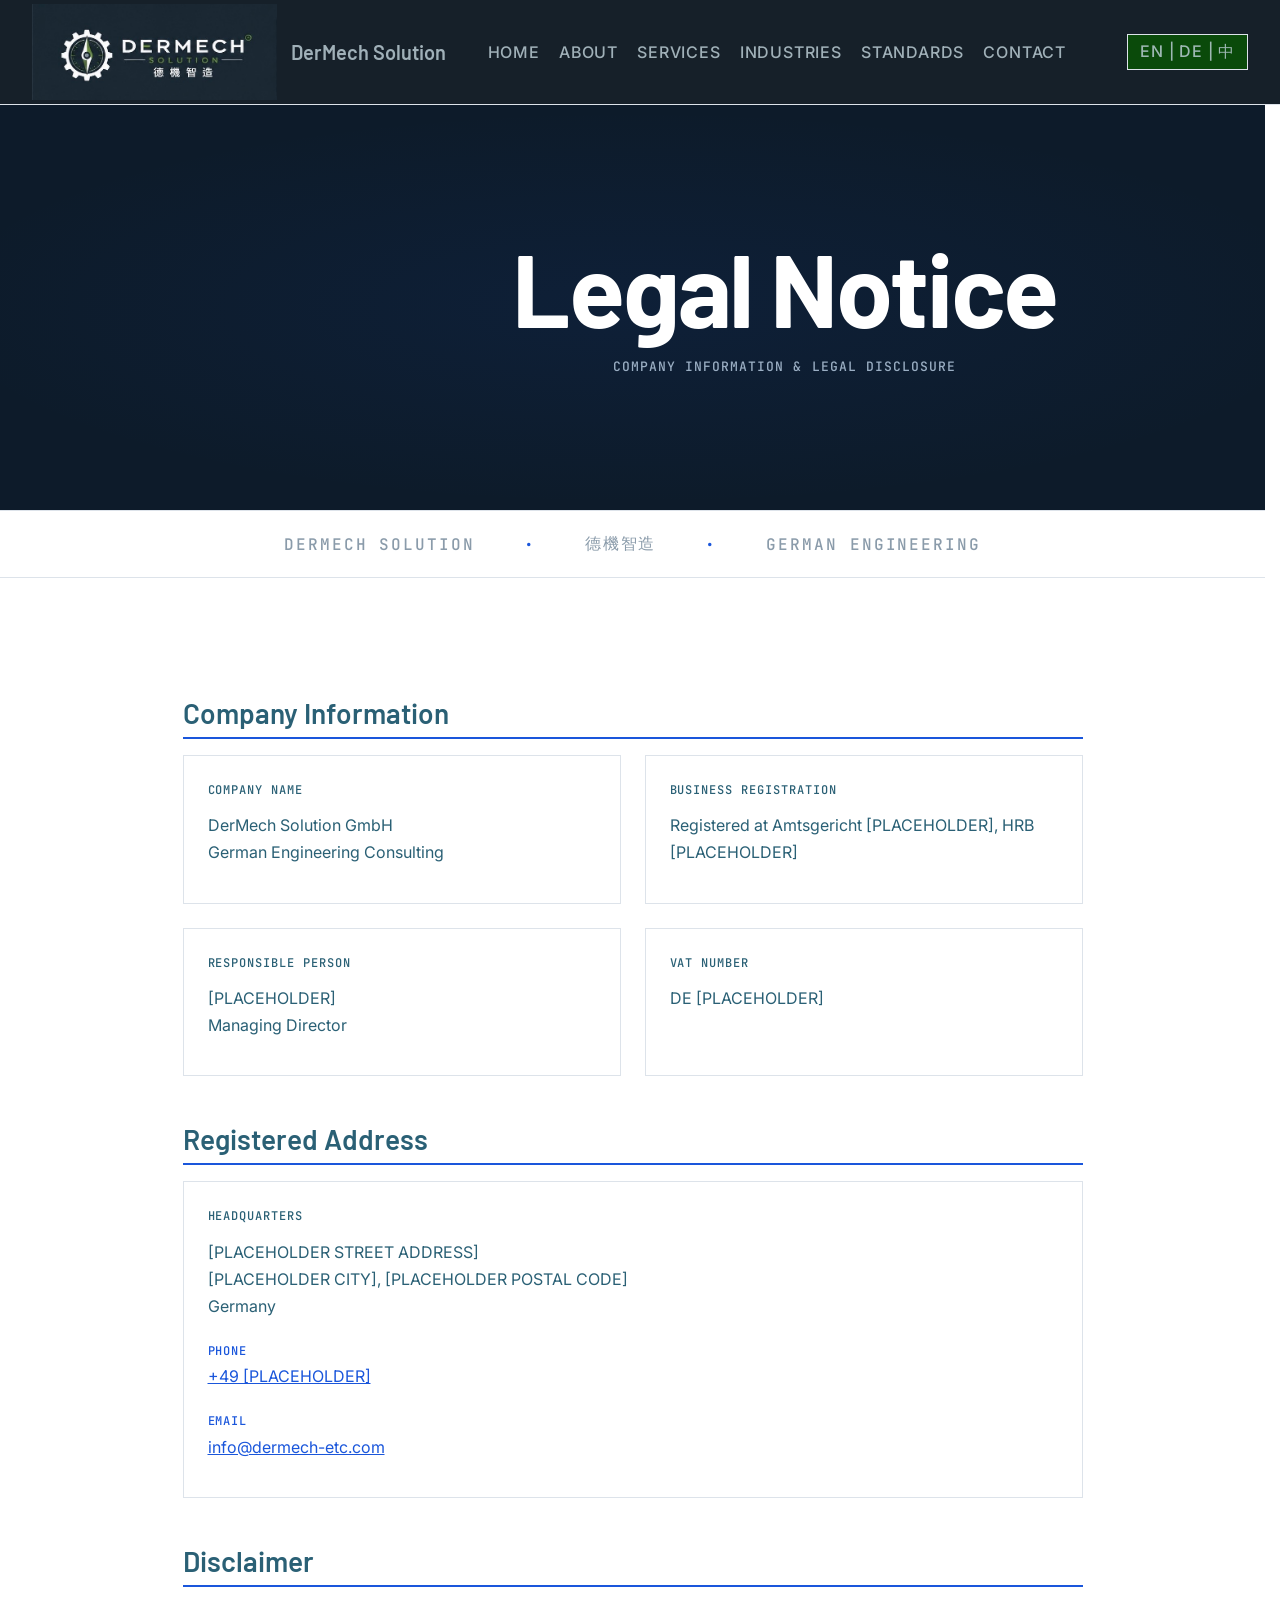
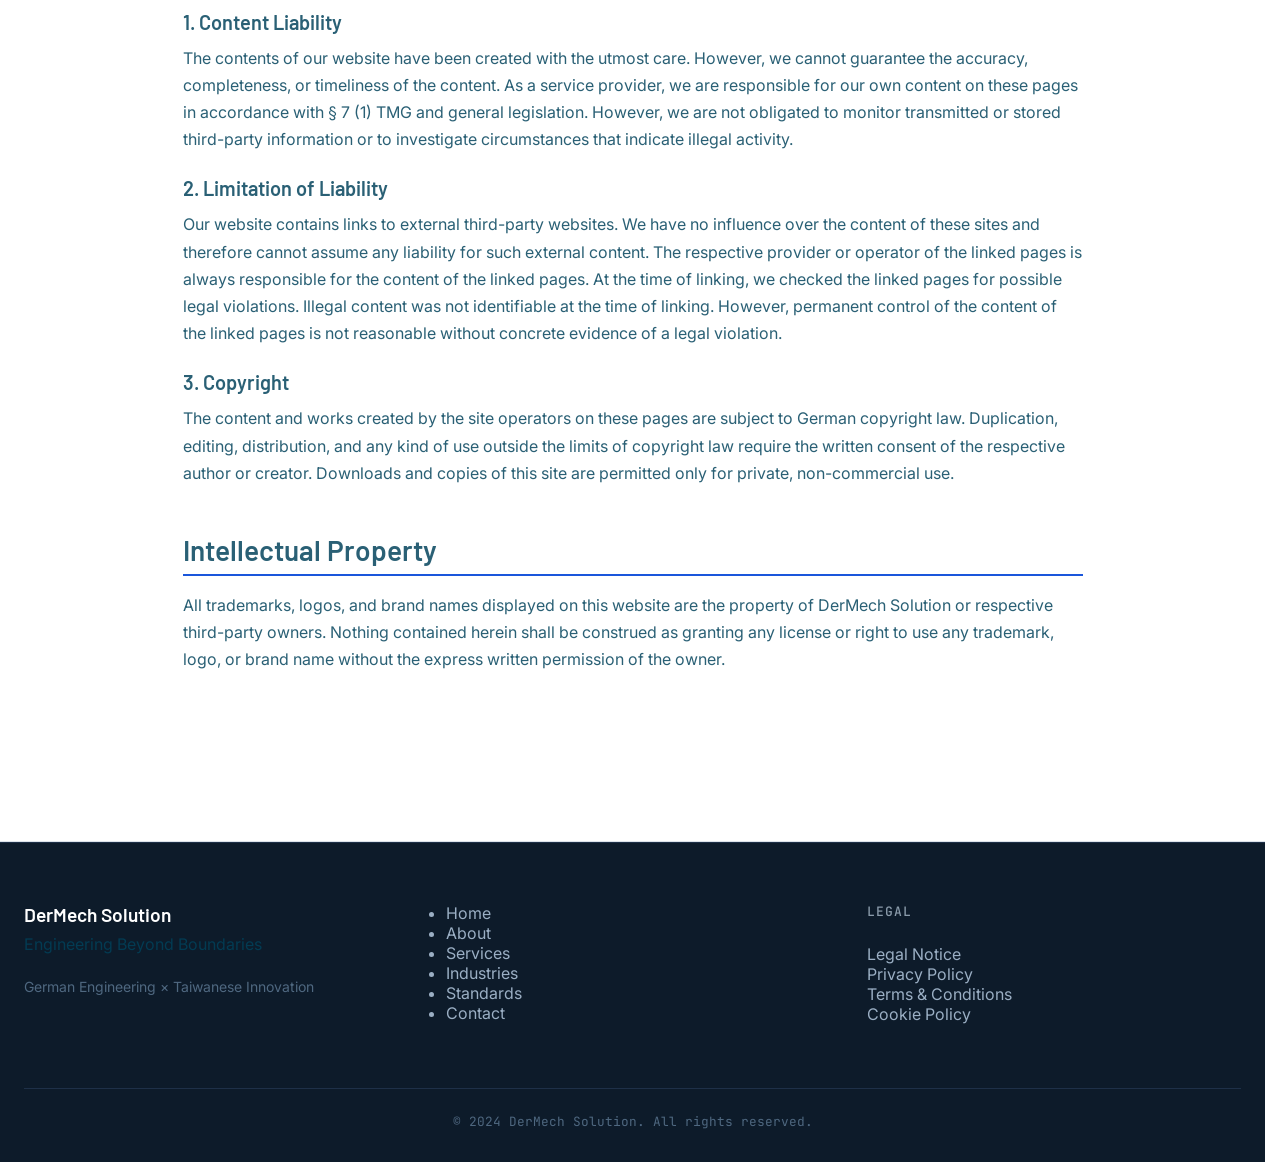
<file: legal.html>
<!DOCTYPE html>
<html lang="en">
<head>
  <meta charset="UTF-8">
  <meta name="viewport" content="width=device-width, initial-scale=1.0">

  <meta name="description" data-en="Legal Notice / Impressum for DerMech Solution - Company information, business registration, VAT number, and disclaimer" data-de="Impressum von DerMech Solution - Unternehmensinformationen, Handelsregister, USt-IdNr. und Haftungsausschluss" data-zh="德機智造法律聲明 / 公司註冊資訊、商業登記、營業稅號與免責聲明">
  <title data-en="Legal Notice | DerMech Solution" data-de="Impressum | DerMech Solution" data-zh="法律聲明 | 德機智造">Legal Notice | DerMech Solution</title>
  
  <!-- Google Fonts -->
  <link rel="preconnect" href="https://fonts.googleapis.com">
  <link rel="preconnect" href="https://fonts.gstatic.com" crossorigin>
  <link href="https://fonts.googleapis.com/css2?family=Barlow:wght@300;400;600;700&family=Inter:wght@400;500;600&family=JetBrains+Mono:wght@400;500&display=swap" rel="stylesheet">
  
  <!-- CSS -->
  <link rel="stylesheet" href="assets/css/style.css?v=20260629">
</head>
<body>

  <!-- ============================================
       NAVIGATION
       ============================================ -->
  <nav class="navbar">
    <div class="nav-container">

      <a href="index.html" class="nav-brand">
        <img src="assets/img/0A824CF5-811C-43F0-B132-735D2DDA64D2.jpg" alt="DerMech Solution Logo" class="nav-logo">
        <span class="nav-brand-text" data-en="DerMech Solution" data-de="DerMech Solution" data-zh="德機智造">DerMech Solution</span>
      </a>

      <ul class="nav-links">
        <li><a href="index.html" data-en="Home" data-de="Startseite" data-zh="首頁">Home</a></li>
        <li><a href="about.html" data-en="About" data-de="Über uns" data-zh="關於">About</a></li>
        <li><a href="services.html" data-en="Services" data-de="Leistungen" data-zh="服務">Services</a></li>
        <li><a href="industries.html" data-en="Industries" data-de="Branchen" data-zh="產業">Industries</a></li>
        <li><a href="standards.html" data-en="Standards" data-de="Standards" data-zh="標準">Standards</a></li>
        <li><a href="contact.html" data-en="Contact" data-de="Kontakt" data-zh="聯繫">Contact</a></li>
        <li class="nav-lang-mobile">
          <button id="langToggleMobile" class="btn-lang btn-lang-mobile">EN | DE | 中</button>
        </li>
      </ul>

      <div class="nav-right">
        <button class="lang-toggle btn-lang btn-lang-desktop" id="langToggle">EN | DE | 中</button>
        <button id="navHamburger" class="nav-hamburger" aria-label="Toggle navigation" aria-expanded="false">
          <span></span>
          <span></span>
          <span></span>
        </button>
      </div>

    </div>
  </nav>

  <!-- ============================================
       PAGE HERO
       ============================================ -->
  <section class="hero hero-subpage section-dark">
    <div class="hero-bg">
      <img src="data:image/svg+xml,%3Csvg xmlns='http://www.w3.org/2000/svg' width='1920' height='1080' viewBox='0 0 1920 1080'%3E%3Crect fill='%230D0D0D' width='1920' height='1080'/%3E%3C/svg%3E" alt="Legal document" style="background: var(--color-surface-2);">
    </div>
    <div class="blueprint-grid"></div>
    <div class="hero-overlay"></div>
    <div class="hero-content reveal">
      <h1 data-en="Legal Notice" data-de="Impressum" data-zh="法律聲明">Legal Notice</h1>
      <p class="caption" style="margin-top: 1rem;" data-en="Company Information & Legal Disclosure" data-de="Unternehmensinformationen & Rechtliche Offenlegung" data-zh="公司資訊與法律揭露">Company Information & Legal Disclosure</p>
    </div>
  </section>

  <!-- Brand Ticker -->
  <div class="brand-ticker section-offwhite">
    <div class="ticker-content">
      <span>DerMech Solution</span>
      <span class="ticker-separator">·</span>
      <span>德機智造</span>
      <span class="ticker-separator">·</span>
      <span>German Engineering</span>
    </div>
  </div>

  <!-- ============================================
       LEGAL NOTICE CONTENT
       ============================================ -->
  <section class="section section-light reveal">
    <div class="container">
      <div style="max-width: 900px; margin: 0 auto;">

        <!-- Company Information -->
        <div class="legal-section">
          <h2 data-en="Company Information" data-de="Unternehmensinformationen" data-zh="公司資訊">Company Information</h2>
          
          <div class="legal-info-grid">
            <div class="legal-info-item">
              <p class="legal-info-label" data-en="Company Name" data-de="Firmenname" data-zh="公司名稱">Company Name</p>
              <p class="legal-info-value">DerMech Solution GmbH<br><span data-en="German Engineering Consulting" data-de="Deutsches Engineering-Consulting" data-zh="德國工程顧問">German Engineering Consulting</span></p>
            </div>
            <div class="legal-info-item">
              <p class="legal-info-label" data-en="Business Registration" data-de="Handelsregister" data-zh="商業登記">Business Registration</p>
              <p class="legal-info-value" data-en="Registered at Amtsgericht [PLACEHOLDER], HRB [PLACEHOLDER]" data-de="Eingetragen beim Amtsgericht [PLACEHOLDER], HRB [PLACEHOLDER]" data-zh="註冊於地方法院 [PLACEHOLDER]，HRB [PLACEHOLDER]">Registered at Amtsgericht [PLACEHOLDER], HRB [PLACEHOLDER]</p>
            </div>
            <div class="legal-info-item">
              <p class="legal-info-label" data-en="Responsible Person" data-de="Verantwortliche Person" data-zh="負責人">Responsible Person</p>
              <p class="legal-info-value">[PLACEHOLDER]<br><span data-en="Managing Director" data-de="Geschäftsführer" data-zh="總經理">Managing Director</span></p>
            </div>
            <div class="legal-info-item">
              <p class="legal-info-label" data-en="VAT Number" data-de="USt-IdNr." data-zh="營業稅號">VAT Number</p>
              <p class="legal-info-value">DE [PLACEHOLDER]</p>
            </div>
          </div>
        </div>

        <!-- Registered Address -->
        <div class="legal-section">
          <h2 data-en="Registered Address" data-de="Firmensitz" data-zh="註冊地址">Registered Address</h2>
          <div class="legal-info-item">
            <p class="legal-info-label" data-en="Headquarters" data-de="Hauptsitz" data-zh="總部">Headquarters</p>
            <p class="legal-info-value">
              [PLACEHOLDER STREET ADDRESS]<br>
              [PLACEHOLDER CITY], [PLACEHOLDER POSTAL CODE]<br>
              Germany
            </p>
            <p style="margin-top: 1rem;">
              <span class="legal-info-label" data-en="Phone" data-de="Telefon" data-zh="電話">Phone</span><br>
              <a href="tel:+49[PLACEHOLDER]" style="color: var(--color-accent);">+49 [PLACEHOLDER]</a>
            </p>
            <p style="margin-top: 1rem;">
              <span class="legal-info-label">Email</span><br>
              <a href="mailto:info@dermech-etc.com" style="color: var(--color-accent);">info@dermech-etc.com</a>
            </p>
          </div>
        </div>

        <!-- Disclaimer -->
        <div class="legal-section">
          <h2 data-en="Disclaimer" data-de="Haftungsausschluss" data-zh="免責聲明">Disclaimer</h2>
          
          <h3 data-en="1. Content Liability" data-de="1. Inhaltshaftung" data-zh="1. 內容責任">1. Content Liability</h3>
          <p data-en="The contents of our website have been created with the utmost care. However, we cannot guarantee the accuracy, completeness, or timeliness of the content. As a service provider, we are responsible for our own content on these pages in accordance with § 7 (1) TMG and general legislation. However, we are not obligated to monitor transmitted or stored third-party information or to investigate circumstances that indicate illegal activity." data-de="Die Inhalte unserer Seiten wurden mit größter Sorgfalt erstellt. Für die Richtigkeit, Vollständigkeit und Aktualität der Inhalte können wir jedoch keine Gewähr übernehmen. Als Dienstanbieter sind wir gemäß § 7 (1) TMG und allgemeinen Gesetzen für eigene Inhalte auf diesen Seiten verantwortlich. Wir sind jedoch nicht verpflichtet, übermittelte oder gespeicherte fremde Informationen zu überwachen oder nach Umständen zu forschen, die auf eine rechtswidrige Tätigkeit hinweisen." data-zh="我們網站的內容已盡最大小心創建。然而，我們不能保證內容的準確性、完整性或時效性。根據 § 7 (1) TMG 和一般法律，作為服務提供商，我們對這些頁面上的自有內容負責。但是，我們沒有義務監控傳輸或存儲的第三方信息，或調查表明非法活動的情況。">The contents of our website have been created with the utmost care. However, we cannot guarantee the accuracy, completeness, or timeliness of the content. As a service provider, we are responsible for our own content on these pages in accordance with § 7 (1) TMG and general legislation. However, we are not obligated to monitor transmitted or stored third-party information or to investigate circumstances that indicate illegal activity.</p>

          <h3 data-en="2. Limitation of Liability" data-de="2. Haftungsbeschränkung" data-zh="2. 責任限制">2. Limitation of Liability</h3>
          <p data-en="Our website contains links to external third-party websites. We have no influence over the content of these sites and therefore cannot assume any liability for such external content. The respective provider or operator of the linked pages is always responsible for the content of the linked pages. At the time of linking, we checked the linked pages for possible legal violations. Illegal content was not identifiable at the time of linking. However, permanent control of the content of the linked pages is not reasonable without concrete evidence of a legal violation." data-de="Unser Website enthält Links zu externen Websites Dritter. Wir haben keinen Einfluss auf den Inhalt dieser Seiten und können daher keine Haftung für solche externen Inhalte übernehmen. Der jeweilige Anbieter oder Betreiber der verlinkten Seiten ist stets verantwortlich für den Inhalt der verlinkten Seiten. Zum Zeitpunkt der Verlinkung haben wir die verlinkten Seiten auf mögliche Rechtsverstöße überprüft. Rechtswidrige Inhalte waren zum Zeitpunkt der Verlinkung nicht erkennbar. Eine permanente inhaltliche Kontrolle der verlinkten Seiten ist jedoch ohne konkrete Anhaltspunkte einer Rechtsverletzung nicht zumutbar." data-zh="我們的網站包含指向外部第三方網站的鏈接。我們對這些網站的內容沒有影響力，因此不能對此類外部內容承擔任何責任。鏈接網站的 respective 提供商或運營商始終對鏈接網站的內容負責。在鏈接時，我們檢查了鏈接頁面是否存在可能侵權的內容。鏈接時無法識別違法內容。但是，在沒有具體侵權證據的情況下，對鏈接頁面的內容進行永久控制是不合理的。">Our website contains links to external third-party websites. We have no influence over the content of these sites and therefore cannot assume any liability for such external content. The respective provider or operator of the linked pages is always responsible for the content of the linked pages. At the time of linking, we checked the linked pages for possible legal violations. Illegal content was not identifiable at the time of linking. However, permanent control of the content of the linked pages is not reasonable without concrete evidence of a legal violation.</p>

          <h3 data-en="3. Copyright" data-de="3. Urheberrecht" data-zh="3. 版權">3. Copyright</h3>
          <p data-en="The content and works created by the site operators on these pages are subject to German copyright law. Duplication, editing, distribution, and any kind of use outside the limits of copyright law require the written consent of the respective author or creator. Downloads and copies of this site are permitted only for private, non-commercial use." data-de="Die durch die Seitenbetreiber erstellten Inhalte und Werke auf diesen Seiten unterliegen dem deutschen Urheberrecht. Vervielfältigung, Bearbeitung, Verbreitung und jede Art der Verwertung außerhalb der Grenzen des Urheberrechts bedürfen der schriftlichen Zustimmung des jeweiligen Autors bzw. Erstellers. Downloads und Kopien dieser Seite sind nur für den privaten, nicht-kommerziellen Gebrauch gestattet." data-zh="網站運營商在這些頁面上創建的內容和作品受德國版權法保護。複製、編輯、分發以及版權法限制範圍外的任何使用都需要 respective 作者或創作者的書面同意。本網站的下載和複製品僅允許用於私人、非商業用途。">The content and works created by the site operators on these pages are subject to German copyright law. Duplication, editing, distribution, and any kind of use outside the limits of copyright law require the written consent of the respective author or creator. Downloads and copies of this site are permitted only for private, non-commercial use.</p>
        </div>

        <!-- Intellectual Property -->
        <div class="legal-section">
          <h2 data-en="Intellectual Property" data-de="Geistiges Eigentum" data-zh="智慧財產權">Intellectual Property</h2>
          <p data-en="All trademarks, logos, and brand names displayed on this website are the property of DerMech Solution or respective third-party owners. Nothing contained herein shall be construed as granting any license or right to use any trademark, logo, or brand name without the express written permission of the owner." data-de="Alle auf dieser Website angezeigten Marken, Logos und Markennamen sind Eigentum von DerMech Solution oder jeweiliger Dritter. Nichts auf dieser Website darf als Gewährung einer Lizenz oder eines Rechts zur Nutzung von Marken, Logos oder Markennamen ohne die ausdrückliche schriftliche Zustimmung des Eigentümers ausgelegt werden." data-zh="本網站上顯示的所有商標、標誌和品牌名稱均為 DerMech Solution 或 respective 第三方的財產。未經所有者明確書面同意，本網站任何內容均不得被解釋為授予任何使用商標、標誌或品牌名稱的許可或權利。">All trademarks, logos, and brand names displayed on this website are the property of DerMech Solution or respective third-party owners. Nothing contained herein shall be construed as granting any license or right to use any trademark, logo, or brand name without the express written permission of the owner.</p>
        </div>

      </div>
    </div>
  </section>

  <!-- ============================================
       FOOTER
       ============================================ -->
  <footer>
    <div class="container">
      <div class="footer-grid">
        <div>
          <p class="footer-brand" data-en="DerMech Solution" data-de="DerMech Solution" data-zh="德機智造">DerMech Solution</p>
          <p data-en="Engineering Beyond Boundaries" data-de="Ingenieurskunst ohne Grenzen" data-zh="超越邊界的工程力量">Engineering Beyond Boundaries</p>
          <p class="footer-tagline" data-en="German Engineering × Taiwanese Innovation" data-de="Deutsche Ingenieurskunst × Taiwanesische Innovation" data-zh="德國工程 × 台灣創新">German Engineering × Taiwanese Innovation</p>
        </div>
        <nav>
          <ul class="footer-links">
            <li><a href="index.html" data-en="Home" data-de="Startseite" data-zh="首頁">Home</a></li>
            <li><a href="about.html" data-en="About" data-de="Über uns" data-zh="關於">About</a></li>
            <li><a href="services.html" data-en="Services" data-de="Leistungen" data-zh="服務">Services</a></li>
            <li><a href="industries.html" data-en="Industries" data-de="Branchen" data-zh="產業">Industries</a></li>
            <li><a href="standards.html" data-en="Standards" data-de="Standards" data-zh="標準">Standards</a></li>
            <li><a href="contact.html" data-en="Contact" data-de="Kontakt" data-zh="聯繫">Contact</a></li>
          </ul>
        </nav>
        <div>
          <p class="caption" data-en="LEGAL" data-de="RECHTLICHES" data-zh="法律">LEGAL</p>
          <ul style="list-style: none; margin-top: 1rem;">
            <li><a href="legal.html" data-en="Legal Notice" data-de="Impressum" data-zh="法律聲明">Legal Notice</a></li>
            <li><a href="privacy.html" data-en="Privacy Policy" data-de="Datenschutz" data-zh="隱私權政策">Privacy Policy</a></li>
            <li><a href="terms.html" data-en="Terms & Conditions" data-de="AGB" data-zh="條款與條件">Terms & Conditions</a></li>
            <li><a href="cookies.html" data-en="Cookie Policy" data-de="Cookie-Richtlinie" data-zh="Cookie 政策">Cookie Policy</a></li>
          </ul>
        </div>
      </div>
      <div class="copyright" data-en="© 2024 DerMech Solution. All rights reserved." data-de="© 2024 DerMech Solution. Alle Rechte vorbehalten." data-zh="© 2024 德機智造 版權所有">© 2024 DerMech Solution. All rights reserved.</div>
    </div>
  </footer>

  <!-- JS -->
  <script src="assets/js/main.js"></script>
</body>
</html>
</file>
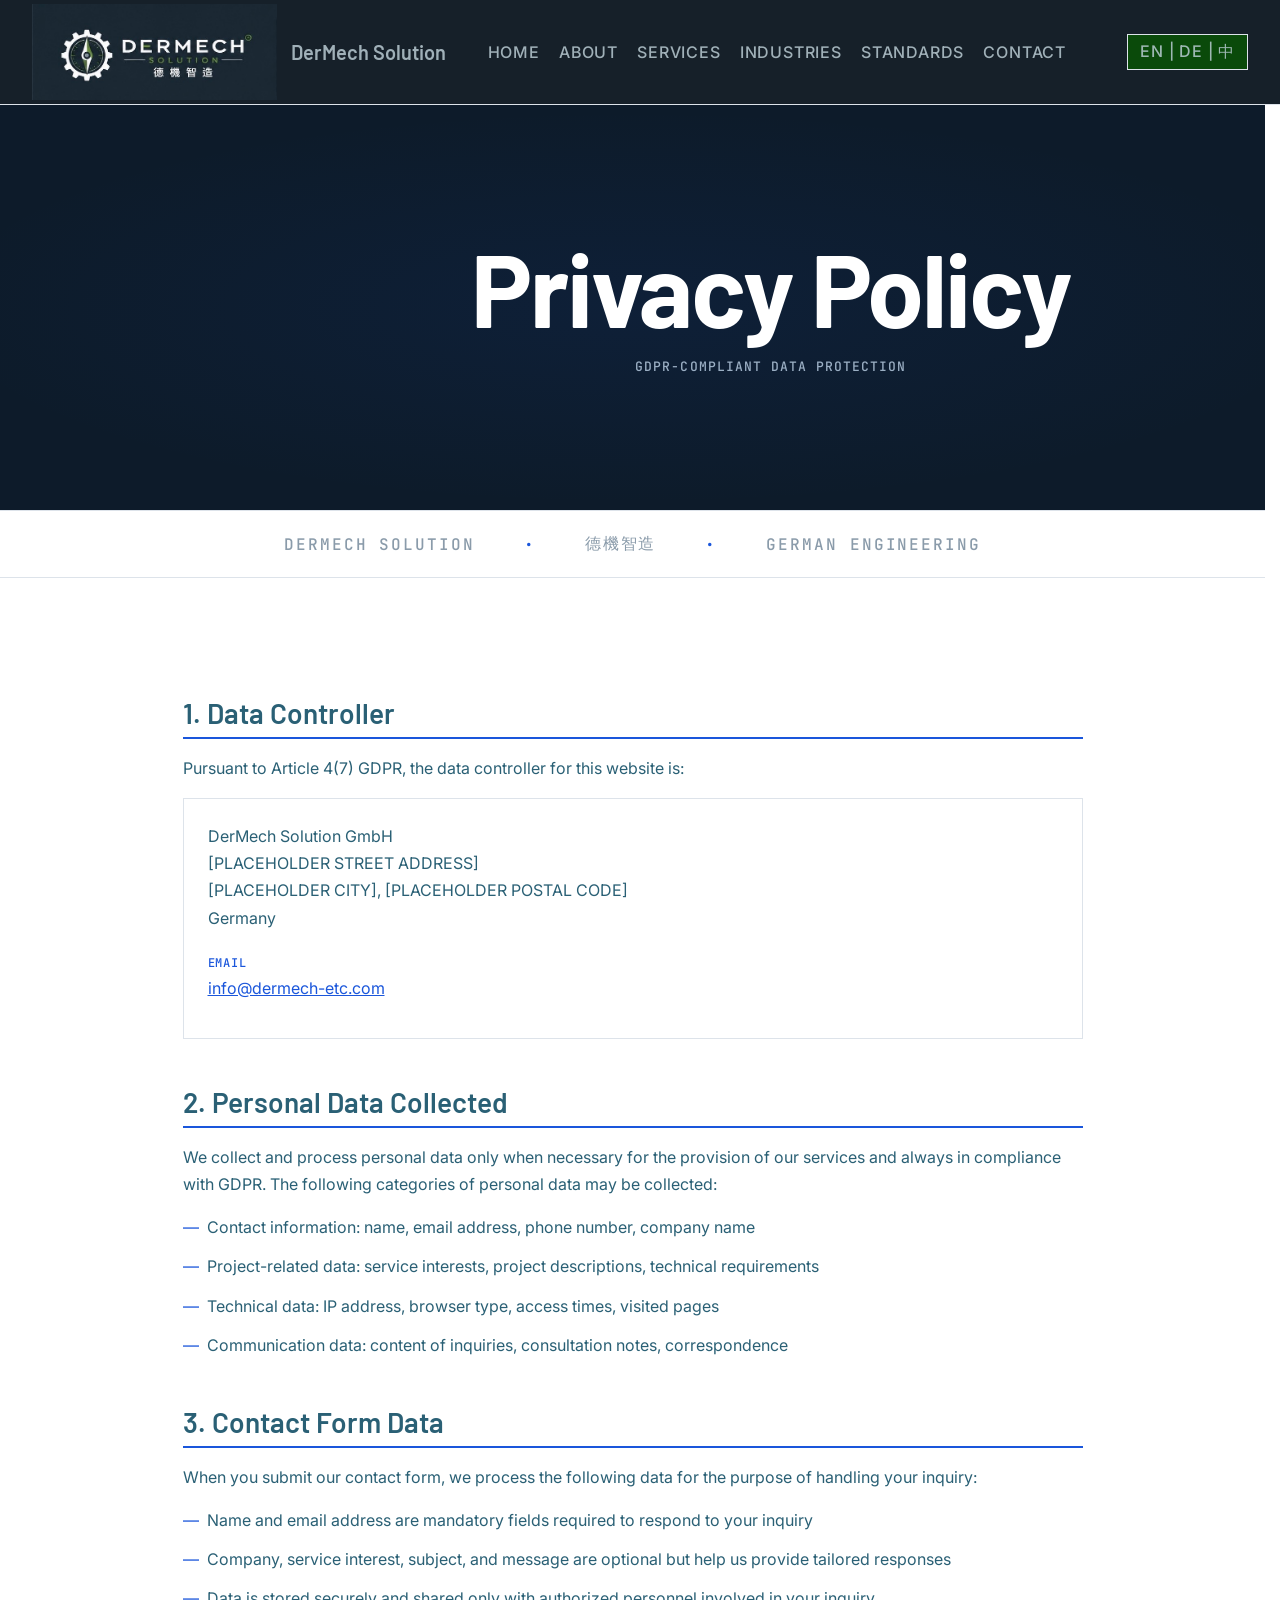
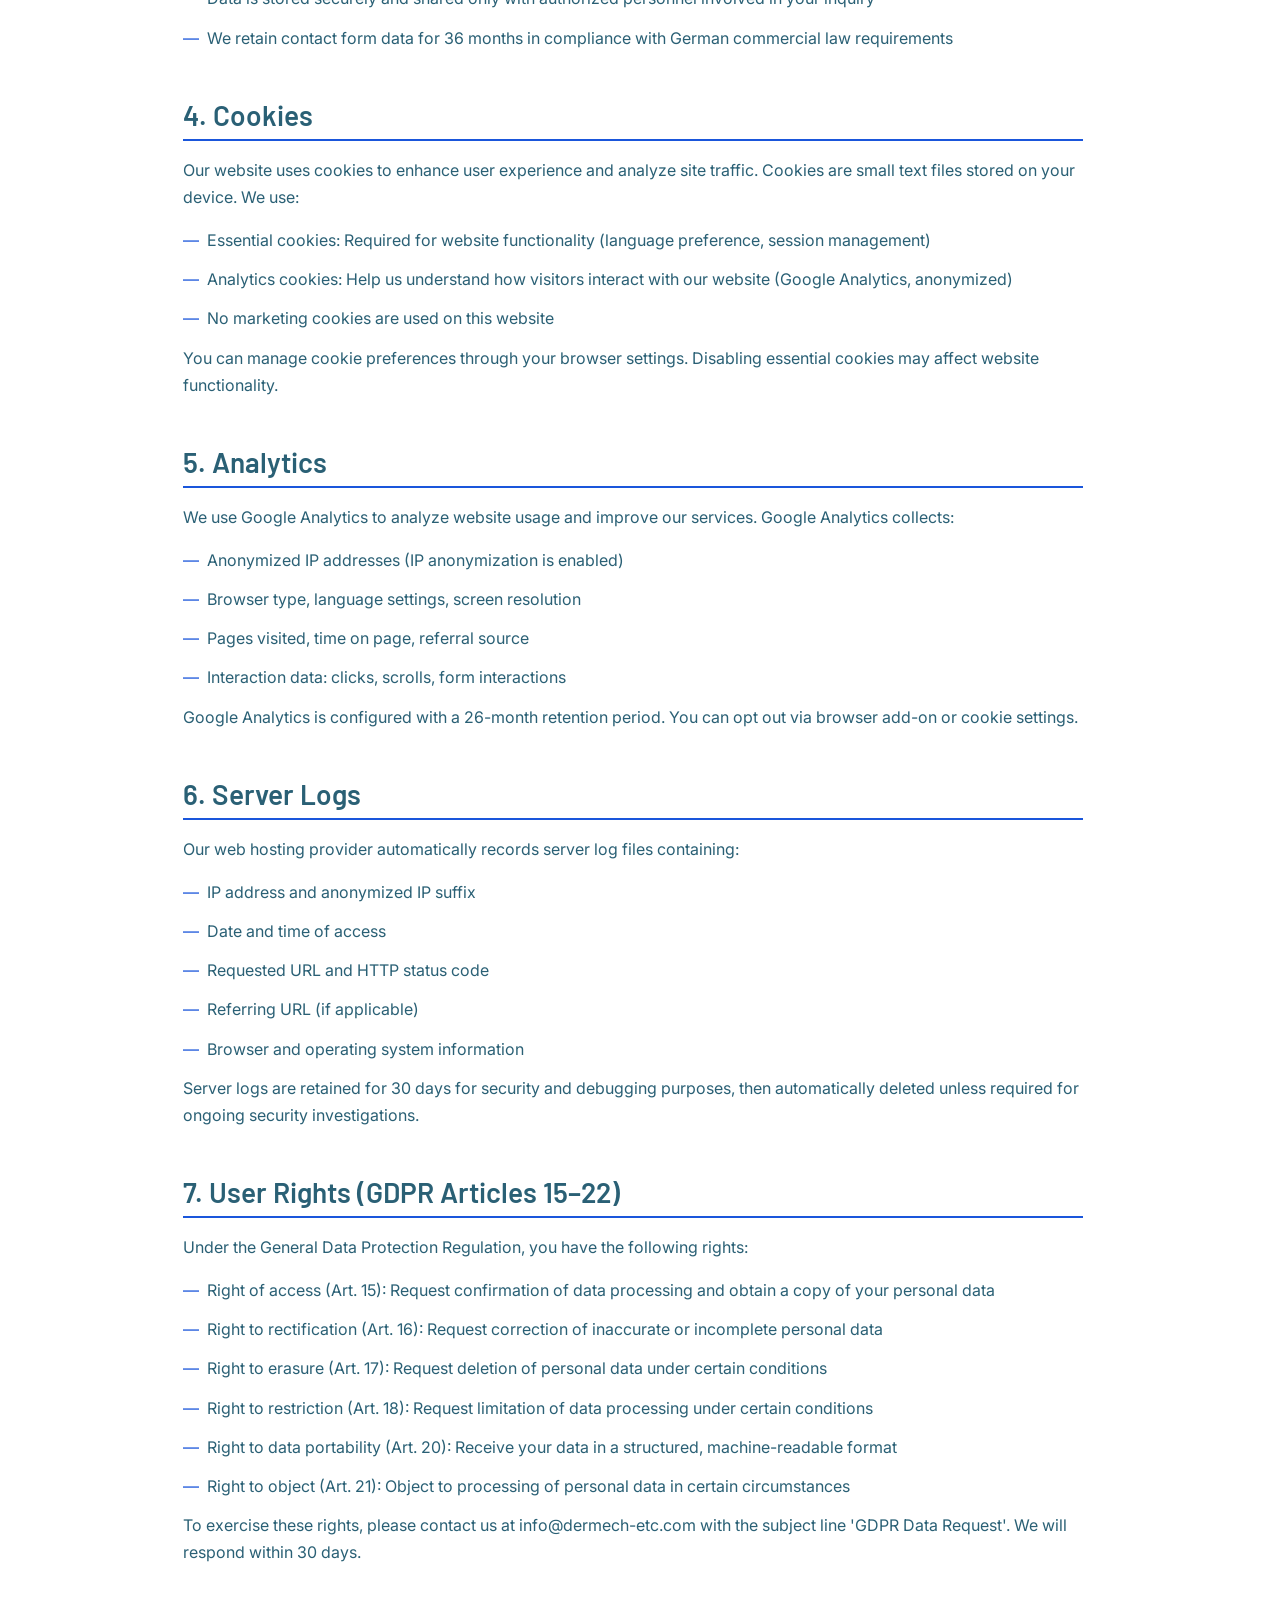
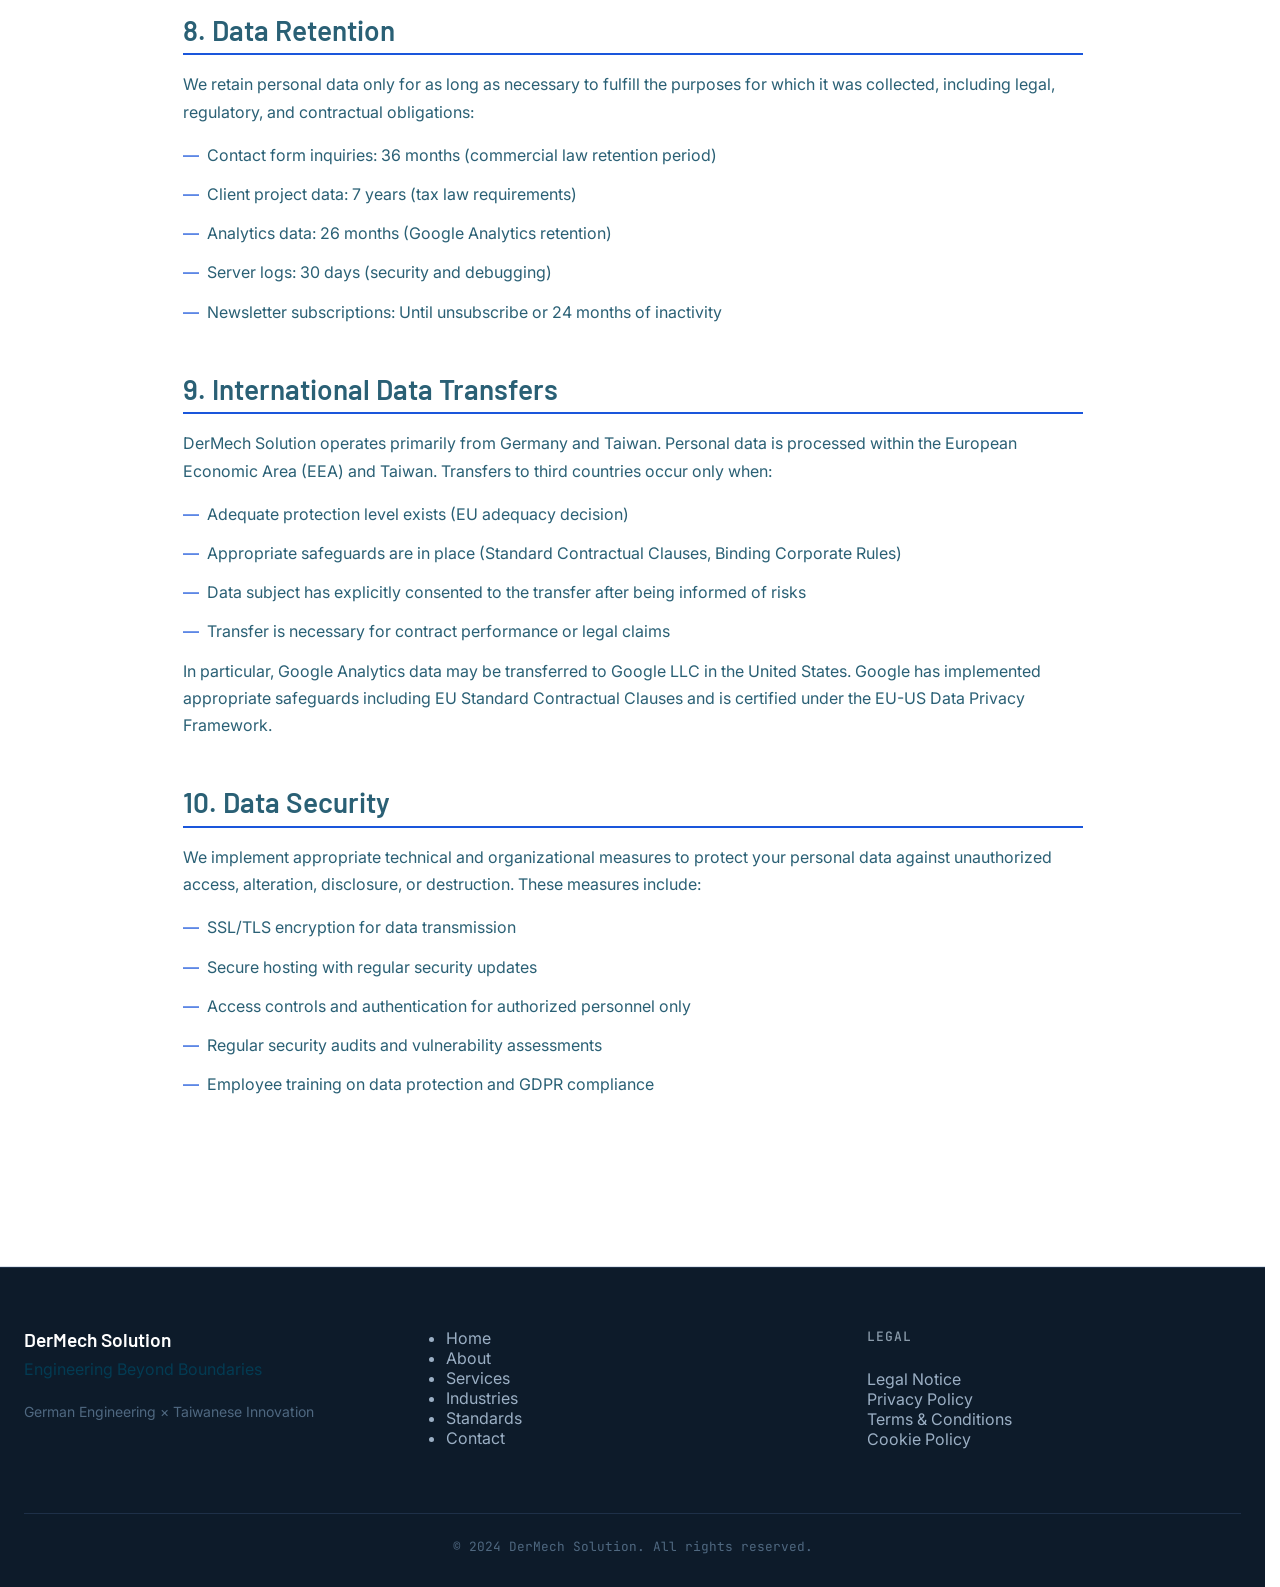
<file: privacy.html>
<!DOCTYPE html>
<html lang="en">
<head>
  <meta charset="UTF-8">
  <meta name="viewport" content="width=device-width, initial-scale=1.0">

  <meta name="description" data-en="Privacy Policy for DerMech Solution - GDPR compliance, personal data handling, contact form data, cookies, analytics, server logs, user rights, data retention" data-de="Datenschutzrichtlinie von DerMech Solution - DSGVO-Konformität, personenbezogene Daten, Kontaktformulardaten, Cookies, Analytics, Server-Logs, Benutzerrechte, Datenaufbewahrung" data-zh="德機智造隱私權政策 - GDPR 合規、個人資料處理、聯絡表單資料、Cookies、分析、伺服器日誌、使用者權利、資料保留">
  <title data-en="Privacy Policy | DerMech Solution" data-de="Datenschutz | DerMech Solution" data-zh="隱私權政策 | 德機智造">Privacy Policy | DerMech Solution</title>
  
  <!-- Google Fonts -->
  <link rel="preconnect" href="https://fonts.googleapis.com">
  <link rel="preconnect" href="https://fonts.gstatic.com" crossorigin>
  <link href="https://fonts.googleapis.com/css2?family=Barlow:wght@300;400;600;700&family=Inter:wght@400;500;600&family=JetBrains+Mono:wght@400;500&display=swap" rel="stylesheet">
  
  <!-- CSS -->
  <link rel="stylesheet" href="assets/css/style.css?v=20260629">
</head>
<body>

  <!-- ============================================
       NAVIGATION
       ============================================ -->
  <nav class="navbar">
    <div class="nav-container">

      <a href="index.html" class="nav-brand">
        <img src="assets/img/0A824CF5-811C-43F0-B132-735D2DDA64D2.jpg" alt="DerMech Solution Logo" class="nav-logo">
        <span class="nav-brand-text" data-en="DerMech Solution" data-de="DerMech Solution" data-zh="德機智造">DerMech Solution</span>
      </a>

      <ul class="nav-links">
        <li><a href="index.html" data-en="Home" data-de="Startseite" data-zh="首頁">Home</a></li>
        <li><a href="about.html" data-en="About" data-de="Über uns" data-zh="關於">About</a></li>
        <li><a href="services.html" data-en="Services" data-de="Leistungen" data-zh="服務">Services</a></li>
        <li><a href="industries.html" data-en="Industries" data-de="Branchen" data-zh="產業">Industries</a></li>
        <li><a href="standards.html" data-en="Standards" data-de="Standards" data-zh="標準">Standards</a></li>
        <li><a href="contact.html" data-en="Contact" data-de="Kontakt" data-zh="聯繫">Contact</a></li>
        <li class="nav-lang-mobile">
          <button id="langToggleMobile" class="btn-lang btn-lang-mobile">EN | DE | 中</button>
        </li>
      </ul>

      <div class="nav-right">
        <button class="lang-toggle btn-lang btn-lang-desktop" id="langToggle">EN | DE | 中</button>
        <button id="navHamburger" class="nav-hamburger" aria-label="Toggle navigation" aria-expanded="false">
          <span></span>
          <span></span>
          <span></span>
        </button>
      </div>

    </div>
  </nav>

  <!-- ============================================
       PAGE HERO
       ============================================ -->
  <section class="hero hero-subpage section-dark">
    <div class="hero-bg">
      <img src="data:image/svg+xml,%3Csvg xmlns='http://www.w3.org/2000/svg' width='1920' height='1080' viewBox='0 0 1920 1080'%3E%3Crect fill='%230D0D0D' width='1920' height='1080'/%3E%3C/svg%3E" alt="Data protection and privacy" style="background: var(--color-surface-2);">
    </div>
    <div class="blueprint-grid"></div>
    <div class="hero-overlay"></div>
    <div class="hero-content reveal">
      <h1 data-en="Privacy Policy" data-de="Datenschutzrichtlinie" data-zh="隱私權政策">Privacy Policy</h1>
      <p class="caption" style="margin-top: 1rem;" data-en="GDPR-Compliant Data Protection" data-de="DSGVO-konformer Datenschutz" data-zh="符合 GDPR 的資料保護">GDPR-Compliant Data Protection</p>
    </div>
  </section>

  <!-- Brand Ticker -->
  <div class="brand-ticker section-offwhite">
    <div class="ticker-content">
      <span>DerMech Solution</span>
      <span class="ticker-separator">·</span>
      <span>德機智造</span>
      <span class="ticker-separator">·</span>
      <span>German Engineering</span>
    </div>
  </div>

  <!-- ============================================
       PRIVACY POLICY CONTENT
       ============================================ -->
  <section class="section section-light reveal">
    <div class="container">
      <div style="max-width: 900px; margin: 0 auto;">

        <div class="legal-section">
          <h2 data-en="1. Data Controller" data-de="1. Verantwortlicher" data-zh="1. 資料控制者">1. Data Controller</h2>
          <p data-en="Pursuant to Article 4(7) GDPR, the data controller for this website is:" data-de="Gemäß Artikel 4 Absatz 7 DSGVO ist der Verantwortliche für diese Website:">Pursuant to Article 4(7) GDPR, the data controller for this website is:</p>
          <div class="legal-info-item" style="margin-top: 1rem;">
            <p class="legal-info-value">
              DerMech Solution GmbH<br>
              [PLACEHOLDER STREET ADDRESS]<br>
              [PLACEHOLDER CITY], [PLACEHOLDER POSTAL CODE]<br>
              Germany
            </p>
            <p style="margin-top: 1rem;">
              <span class="legal-info-label">Email</span><br>
              <a href="mailto:info@dermech-etc.com" style="color: var(--color-accent);">info@dermech-etc.com</a>
            </p>
          </div>
        </div>

        <div class="legal-section">
          <h2 data-en="2. Personal Data Collected" data-de="2. Erhobene personenbezogene Daten" data-zh="2. 收集的個人資料">2. Personal Data Collected</h2>
          <p data-en="We collect and process personal data only when necessary for the provision of our services and always in compliance with GDPR. The following categories of personal data may be collected:" data-de="Wir erheben und verarbeiten personenbezogene Daten nur, wenn dies für die Erbringung unserer Dienstleistungen erforderlich ist, und stets in Übereinstimmung mit der DSGVO. Die folgenden Kategorien personenbezogener Daten können erhoben werden:">We collect and process personal data only when necessary for the provision of our services and always in compliance with GDPR. The following categories of personal data may be collected:</p>
          <ul style="margin-top: 1rem;">
            <li data-en="Contact information: name, email address, phone number, company name" data-de="Kontaktinformationen: Name, E-Mail-Adresse, Telefonnummer, Firmenname" data-zh="聯絡資訊：姓名、電子郵件、電話號碼、公司名稱">Contact information: name, email address, phone number, company name</li>
            <li data-en="Project-related data: service interests, project descriptions, technical requirements" data-de="Projektbezogene Daten: Dienstleistungsinteressen, Projektbeschreibungen, technische Anforderungen" data-zh="專案相關資料：服務項目、專案描述、技術需求">Project-related data: service interests, project descriptions, technical requirements</li>
            <li data-en="Technical data: IP address, browser type, access times, visited pages" data-de="Technische Daten: IP-Adresse, Browsertyp, Zugriffszeiten, besuchte Seiten" data-zh="技術資料：IP 位址、瀏覽器類型、存取時間、訪問頁面">Technical data: IP address, browser type, access times, visited pages</li>
            <li data-en="Communication data: content of inquiries, consultation notes, correspondence" data-de="Kommunikationsdaten: Inhalt von Anfragen, Beratungsnotizen, Korrespondenz" data-zh="通訊資料：詢問內容、諮詢筆記、通訊記錄">Communication data: content of inquiries, consultation notes, correspondence</li>
          </ul>
        </div>

        <div class="legal-section">
          <h2 data-en="3. Contact Form Data" data-de="3. Kontaktformulardaten" data-zh="3. 聯絡表單資料">3. Contact Form Data</h2>
          <p data-en="When you submit our contact form, we process the following data for the purpose of handling your inquiry:" data-de="Wenn Sie unser Kontaktformular absenden, verarbeiten wir die folgenden Daten zum Zweck der Bearbeitung Ihrer Anfrage:">When you submit our contact form, we process the following data for the purpose of handling your inquiry:</p>
          <ul style="margin-top: 1rem;">
            <li data-en="Name and email address are mandatory fields required to respond to your inquiry" data-de="Name und E-Mail-Adresse sind Pflichtfelder, die für die Beantwortung Ihrer Anfrage erforderlich sind" data-zh="姓名和電子郵件是回覆詢問的必要欄位">Name and email address are mandatory fields required to respond to your inquiry</li>
            <li data-en="Company, service interest, subject, and message are optional but help us provide tailored responses" data-de="Unternehmen, Dienstleistungsinteresse, Betreff und Nachricht sind optional, helfen uns aber, maßgeschneiderte Antworten zu geben" data-zh="公司、服務項目、主旨和訊息為選填，但有助於提供量身回覆">Company, service interest, subject, and message are optional but help us provide tailored responses</li>
            <li data-en="Data is stored securely and shared only with authorized personnel involved in your inquiry" data-de="Daten werden sicher gespeichert und nur mit autorisiertem Personal geteilt, das an Ihrer Anfrage beteiligt ist" data-zh="資料安全存儲，僅與處理您詢問的授權人員共享">Data is stored securely and shared only with authorized personnel involved in your inquiry</li>
            <li data-en="We retain contact form data for 36 months in compliance with German commercial law requirements" data-de="Wir bewahren Kontaktformulardaten für 36 Monate in Übereinstimmung mit den Anforderungen des deutschen Handelsrechts auf" data-zh="我們根據德國商業法要求保留聯絡表單資料 36 個月">We retain contact form data for 36 months in compliance with German commercial law requirements</li>
          </ul>
        </div>

        <div class="legal-section">
          <h2 data-en="4. Cookies" data-de="4. Cookies" data-zh="4. Cookies">4. Cookies</h2>
          <p data-en="Our website uses cookies to enhance user experience and analyze site traffic. Cookies are small text files stored on your device. We use:" data-de="Unsere Website verwendet Cookies, um die Benutzererfahrung zu verbessern und den Site-Traffic zu analysieren. Cookies sind kleine Textdateien, die auf Ihrem Gerät gespeichert werden. Wir verwenden:">Our website uses cookies to enhance user experience and analyze site traffic. Cookies are small text files stored on your device. We use:</p>
          <ul style="margin-top: 1rem;">
            <li data-en="Essential cookies: Required for website functionality (language preference, session management)" data-de="Essenzielle Cookies: Für die Website-Funktionalität erforderlich (Spracheinstellung, Sitzungsverwaltung)" data-zh="必要 Cookies：網站功能所需（語言偏好、工作階段管理）">Essential cookies: Required for website functionality (language preference, session management)</li>
            <li data-en="Analytics cookies: Help us understand how visitors interact with our website (Google Analytics, anonymized)" data-de="Analyse-Cookies: Helfen uns zu verstehen, wie Besucher mit unserer Website interagieren (Google Analytics, anonymisiert)" data-zh="分析 Cookies：幫助我們了解訪客如何與網站互動（Google Analytics，匿名化）">Analytics cookies: Help us understand how visitors interact with our website (Google Analytics, anonymized)</li>
            <li data-en="No marketing cookies are used on this website" data-de="Keine Marketing-Cookies werden auf dieser Website verwendet" data-zh="本網站不使用行銷 Cookies">No marketing cookies are used on this website</li>
          </ul>
          <p data-en="You can manage cookie preferences through your browser settings. Disabling essential cookies may affect website functionality." data-de="Sie können Cookie-Einstellungen über Ihre Browser-Einstellungen verwalten. Das Deaktivieren essenzieller Cookies kann die Website-Funktionalität beeinträchtigen." data-zh="您可以透過瀏覽器設定管理 Cookie 偏好。停用必要 Cookies 可能影響網站功能。">You can manage cookie preferences through your browser settings. Disabling essential cookies may affect website functionality.</p>
        </div>

        <div class="legal-section">
          <h2 data-en="5. Analytics" data-de="5. Analyse" data-zh="5. 分析">5. Analytics</h2>
          <p data-en="We use Google Analytics to analyze website usage and improve our services. Google Analytics collects:" data-de="Wir verwenden Google Analytics, um die Websitenutzung zu analysieren und unsere Dienstleistungen zu verbessern. Google Analytics erhebt:">We use Google Analytics to analyze website usage and improve our services. Google Analytics collects:</p>
          <ul style="margin-top: 1rem;">
            <li data-en="Anonymized IP addresses (IP anonymization is enabled)" data-de="Anonymisierte IP-Adressen (IP-Anonymisierung ist aktiviert)" data-zh="匿名化 IP 位址（已啟用 IP 匿名化）">Anonymized IP addresses (IP anonymization is enabled)</li>
            <li data-en="Browser type, language settings, screen resolution" data-de="Browsertyp, Spracheinstellungen, Bildschirmauflösung" data-zh="瀏覽器類型、語言設定、螢幕解析度">Browser type, language settings, screen resolution</li>
            <li data-en="Pages visited, time on page, referral source" data-de="Besuchte Seiten, Verweildauer, Referral-Quelle" data-zh="訪問頁面、停留時間、推薦來源">Pages visited, time on page, referral source</li>
            <li data-en="Interaction data: clicks, scrolls, form interactions" data-de="Interaktionsdaten: Klicks, Scrolls, Formularinteraktionen" data-zh="互動資料：點擊、滾動、表單互動">Interaction data: clicks, scrolls, form interactions</li>
          </ul>
          <p data-en="Google Analytics is configured with a 26-month retention period. You can opt out via browser add-on or cookie settings." data-de="Google Analytics ist mit einer Aufbewahrungsdauer von 26 Monaten konfiguriert. Sie können über Browser-Add-on oder Cookie-Einstellungen widersprechen." data-zh="Google Analytics 設定為 26 個月保留期。您可以透過瀏覽器附加元件或 Cookie 設定選擇退出。">Google Analytics is configured with a 26-month retention period. You can opt out via browser add-on or cookie settings.</p>
        </div>

        <div class="legal-section">
          <h2 data-en="6. Server Logs" data-de="6. Server-Logs" data-zh="6. 伺服器日誌">6. Server Logs</h2>
          <p data-en="Our web hosting provider automatically records server log files containing:" data-de="Unser Webhosting-Anbieter zeichnet automatisch Server-Logdateien auf, die enthalten:">Our web hosting provider automatically records server log files containing:</p>
          <ul style="margin-top: 1rem;">
            <li data-en="IP address and anonymized IP suffix" data-de="IP-Adresse und anonymisierte IP-Endung" data-zh="IP 位址和隱藏 IP 尾碼">IP address and anonymized IP suffix</li>
            <li data-en="Date and time of access" data-de="Datum und Uhrzeit des Zugriffs" data-zh="存取日期和時間">Date and time of access</li>
            <li data-en="Requested URL and HTTP status code" data-de="Angeforderte URL und HTTP-Statuscode" data-zh="請求的 URL 和 HTTP 狀態碼">Requested URL and HTTP status code</li>
            <li data-en="Referring URL (if applicable)" data-de="Verweisende URL (falls zutreffend)" data-zh="參考 URL（如適用）">Referring URL (if applicable)</li>
            <li data-en="Browser and operating system information" data-de="Browser- und Betriebssysteminformationen" data-zh="瀏覽器和操作系統資訊">Browser and operating system information</li>
          </ul>
          <p data-en="Server logs are retained for 30 days for security and debugging purposes, then automatically deleted unless required for ongoing security investigations." data-de="Server-Logs werden für 30 Tage zu Sicherheits- und Debugging-Zwecken aufbewahrt und dann automatisch gelöscht, es sei denn, sie werden für laufende Sicherheitsuntersuchungen benötigt." data-zh="伺服器日誌為了安全和除錯目的保留 30 天，然後自動刪除，除非需要進行持續的安全調查。">Server logs are retained for 30 days for security and debugging purposes, then automatically deleted unless required for ongoing security investigations.</p>
        </div>

        <div class="legal-section">
          <h2 data-en="7. User Rights (GDPR Articles 15–22)" data-de="7. Benutzerrechte (DSGVO Artikel 15–22)" data-zh="7. 使用者權利（GDPR 第 15–22 條）">7. User Rights (GDPR Articles 15–22)</h2>
          <p data-en="Under the General Data Protection Regulation, you have the following rights:" data-de="Gemäß der Datenschutz-Grundverordnung haben Sie die folgenden Rechte:">Under the General Data Protection Regulation, you have the following rights:</p>
          <ul style="margin-top: 1rem;">
            <li data-en="Right of access (Art. 15): Request confirmation of data processing and obtain a copy of your personal data" data-de="Auskunftsrecht (Art. 15): Bestätigung der Datenverarbeitung anfordern und eine Kopie Ihrer personenbezogenen Daten erhalten" data-zh="存取權利（第 15 條）：要求確認資料處理並取得個人資料副本">Right of access (Art. 15): Request confirmation of data processing and obtain a copy of your personal data</li>
            <li data-en="Right to rectification (Art. 16): Request correction of inaccurate or incomplete personal data" data-de="Recht auf Berichtigung (Art. 16): Korrektur unrichtiger oder unvollständiger personenbezogener Daten verlangen" data-zh="更正權利（第 16 條）：要求更正不正確或不完整的個人資料">Right to rectification (Art. 16): Request correction of inaccurate or incomplete personal data</li>
            <li data-en="Right to erasure (Art. 17): Request deletion of personal data under certain conditions" data-de="Recht auf Löschung (Art. 17): Löschung personenbezogener Daten unter bestimmten Bedingungen verlangen" data-zh="刪除權利（第 17 條）：在特定條件下要求刪除個人資料">Right to erasure (Art. 17): Request deletion of personal data under certain conditions</li>
            <li data-en="Right to restriction (Art. 18): Request limitation of data processing under certain conditions" data-de="Recht auf Einschränkung (Art. 18): Einschränkung der Datenverarbeitung unter bestimmten Bedingungen verlangen" data-zh="限制權利（第 18 條）：在特定條件下要求限制資料處理">Right to restriction (Art. 18): Request limitation of data processing under certain conditions</li>
            <li data-en="Right to data portability (Art. 20): Receive your data in a structured, machine-readable format" data-de="Recht auf Datenübertragbarkeit (Art. 20): Erhalt Ihrer Daten in strukturiertem, maschinenlesbarem Format" data-zh="資料可攜性權利（第 20 條）：以結構化、機器可讀格式接收資料">Right to data portability (Art. 20): Receive your data in a structured, machine-readable format</li>
            <li data-en="Right to object (Art. 21): Object to processing of personal data in certain circumstances" data-de="Widerspruchsrecht (Art. 21): Widerspruch gegen die Verarbeitung personenbezogener Daten unter bestimmten Umständen einlegen" data-zh="反對權利（第 21 條）：在特定情況下反對個人資料處理">Right to object (Art. 21): Object to processing of personal data in certain circumstances</li>
          </ul>
          <p data-en="To exercise these rights, please contact us at info@dermech-etc.com with the subject line 'GDPR Data Request'. We will respond within 30 days." data-de="Um diese Rechte auszuüben, kontaktieren Sie uns bitte unter info@dermech-etc.com mit dem Betreff 'DSGVO-Datenanfrage'. Wir werden innerhalb von 30 Tagen antworten." data-zh="要行使這些權利，請發送電子郵件至 info@dermech-etc.com，主旨為「GDPR 資料請求」。我們將在 30 天內回覆。">To exercise these rights, please contact us at info@dermech-etc.com with the subject line 'GDPR Data Request'. We will respond within 30 days.</p>
        </div>

        <div class="legal-section">
          <h2 data-en="8. Data Retention" data-de="8. Datenaufbewahrung" data-zh="8. 資料保留">8. Data Retention</h2>
          <p data-en="We retain personal data only for as long as necessary to fulfill the purposes for which it was collected, including legal, regulatory, and contractual obligations:" data-de="Wir bewahren personenbezogene Daten nur so lange auf, wie es für die Erfüllung der Zwecke, für die sie erhoben wurden, erforderlich ist, einschließlich rechtlicher, regulatorischer und vertraglicher Verpflichtungen:">We retain personal data only for as long as necessary to fulfill the purposes for which it was collected, including legal, regulatory, and contractual obligations:</p>
          <ul style="margin-top: 1rem;">
            <li data-en="Contact form inquiries: 36 months (commercial law retention period)" data-de="Kontaktformular-Anfragen: 36 Monate (Aufbewahrungsfrist nach Handelsrecht)" data-zh="聯絡表單詢問：36 個月（商業法保留期限）">Contact form inquiries: 36 months (commercial law retention period)</li>
            <li data-en="Client project data: 7 years (tax law requirements)" data-de="Kunden-Projektdaten: 7 Jahre (steuerrechtliche Anforderungen)" data-zh="客戶專案資料：7 年（稅法要求）">Client project data: 7 years (tax law requirements)</li>
            <li data-en="Analytics data: 26 months (Google Analytics retention)" data-de="Analyse-Daten: 26 Monate (Google Analytics-Aufbewahrung)" data-zh="分析資料：26 個月（Google Analytics 保留期）">Analytics data: 26 months (Google Analytics retention)</li>
            <li data-en="Server logs: 30 days (security and debugging)" data-de="Server-Logs: 30 Tage (Sicherheit und Debugging)" data-zh="伺服器日誌：30 天（安全與除錯）">Server logs: 30 days (security and debugging)</li>
            <li data-en="Newsletter subscriptions: Until unsubscribe or 24 months of inactivity" data-de="Newsletter-Abonnements: Bis zur Abmeldung oder 24 Monate Inaktivität" data-zh="電子報訂閱：直到取消訂閱或 24 個月無活動">Newsletter subscriptions: Until unsubscribe or 24 months of inactivity</li>
          </ul>
        </div>

        <div class="legal-section">
          <h2 data-en="9. International Data Transfers" data-de="9. Internationale Datenübermittlungen" data-zh="9. 國際資料傳輸">9. International Data Transfers</h2>
          <p data-en="DerMech Solution operates primarily from Germany and Taiwan. Personal data is processed within the European Economic Area (EEA) and Taiwan. Transfers to third countries occur only when:" data-de="DerMech Solution betriebt hauptsächlich von Deutschland und Taiwan aus. Personenbezogene Daten werden innerhalb des Europäischen Wirtschaftsraums (EWR) und Taiwan verarbeitet. Übermittlungen in Drittländer erfolgen nur, wenn:">DerMech Solution operates primarily from Germany and Taiwan. Personal data is processed within the European Economic Area (EEA) and Taiwan. Transfers to third countries occur only when:</p>
          <ul style="margin-top: 1rem;">
            <li data-en="Adequate protection level exists (EU adequacy decision)" data-de="Angemessenes Schutzniveau besteht (EU-Angemessenheitsbeschluss)" data-zh="存在足夠的保護水準（EU 充足性決定）">Adequate protection level exists (EU adequacy decision)</li>
            <li data-en="Appropriate safeguards are in place (Standard Contractual Clauses, Binding Corporate Rules)" data-de="Angemessene Garantien bestehen (Standardvertragsklauseln, Binding Corporate Rules)" data-zh="已建立適當保障措施（標準合約條款、有約束力的企業規則）">Appropriate safeguards are in place (Standard Contractual Clauses, Binding Corporate Rules)</li>
            <li data-en="Data subject has explicitly consented to the transfer after being informed of risks" data-de="Betroffene Person hat nach Aufklärung über Risiken ausdrücklich in die Übermittlung eingewilligt" data-zh="資料當事人在被告知風險後明確同意傳輸">Data subject has explicitly consented to the transfer after being informed of risks</li>
            <li data-en="Transfer is necessary for contract performance or legal claims" data-de="Übermittlung ist für Vertragserfüllung oder rechtliche Ansprüche erforderlich" data-zh="傳輸是履行合約或法律主張所必需的">Transfer is necessary for contract performance or legal claims</li>
          </ul>
          <p data-en="In particular, Google Analytics data may be transferred to Google LLC in the United States. Google has implemented appropriate safeguards including EU Standard Contractual Clauses and is certified under the EU-US Data Privacy Framework." data-de="Insbesondere können Google Analytics-Daten an Google LLC in die Vereinigten Staaten übertragen werden. Google hat angemessene Garantien implementiert, einschließlich EU-Standardvertragsklauseln, und ist nach dem EU-US-Datenschutzrahmens zertifiziert." data-zh="特別是，Google Analytics 資料可能會傳輸至美國的 Google LLC。Google 已實施適當的保障措施，包括歐盟標準合約條款，並根據歐盟-美國資料隱私框架認證。">In particular, Google Analytics data may be transferred to Google LLC in the United States. Google has implemented appropriate safeguards including EU Standard Contractual Clauses and is certified under the EU-US Data Privacy Framework.</p>
        </div>

        <div class="legal-section">
          <h2 data-en="10. Data Security" data-de="10. Datensicherheit" data-zh="10. 資料安全">10. Data Security</h2>
          <p data-en="We implement appropriate technical and organizational measures to protect your personal data against unauthorized access, alteration, disclosure, or destruction. These measures include:" data-de="Wir implementieren angemessene technische und organisatorische Maßnahmen zum Schutz Ihrer personenbezogenen Daten gegen unbefugten Zugriff, Änderung, Offenlegung oder Zerstörung. Zu diesen Maßnahmen gehören:">We implement appropriate technical and organizational measures to protect your personal data against unauthorized access, alteration, disclosure, or destruction. These measures include:</p>
          <ul style="margin-top: 1rem;">
            <li data-en="SSL/TLS encryption for data transmission" data-de="SSL/TLS-Verschlüsselung für Datenübertragung" data-zh="SSL/TLS 加密資料傳輸">SSL/TLS encryption for data transmission</li>
            <li data-en="Secure hosting with regular security updates" data-de="Sicheres Hosting mit regelmäßigen Sicherheitsupdates" data-zh="定期安全更新的安全託管">Secure hosting with regular security updates</li>
            <li data-en="Access controls and authentication for authorized personnel only" data-de="Zugriffskontrollen und Authentifizierung nur für autorisiertes Personal" data-zh="僅限授權人員的存取控制和身份驗證">Access controls and authentication for authorized personnel only</li>
            <li data-en="Regular security audits and vulnerability assessments" data-de="Regelmäßige Sicherheitsaudits und Schwachstellenbewertungen" data-zh="定期安全審計和漏洞評估">Regular security audits and vulnerability assessments</li>
            <li data-en="Employee training on data protection and GDPR compliance" data-de="Mitarbeiterschulung zum Datenschutz und DSGVO-Compliance" data-zh="資料保護和 GDPR 合規的員工培訓">Employee training on data protection and GDPR compliance</li>
          </ul>
        </div>

      </div>
    </div>
  </section>

  <!-- ============================================
       FOOTER
       ============================================ -->
  <footer>
    <div class="container">
      <div class="footer-grid">
        <div>
          <p class="footer-brand" data-en="DerMech Solution" data-de="DerMech Solution" data-zh="德機智造">DerMech Solution</p>
          <p data-en="Engineering Beyond Boundaries" data-de="Ingenieurskunst ohne Grenzen" data-zh="超越邊界的工程力量">Engineering Beyond Boundaries</p>
          <p class="footer-tagline" data-en="German Engineering × Taiwanese Innovation" data-de="Deutsche Ingenieurskunst × Taiwanesische Innovation" data-zh="德國工程 × 台灣創新">German Engineering × Taiwanese Innovation</p>
        </div>
        <nav>
          <ul class="footer-links">
            <li><a href="index.html" data-en="Home" data-de="Startseite" data-zh="首頁">Home</a></li>
            <li><a href="about.html" data-en="About" data-de="Über uns" data-zh="關於">About</a></li>
            <li><a href="services.html" data-en="Services" data-de="Leistungen" data-zh="服務">Services</a></li>
            <li><a href="industries.html" data-en="Industries" data-de="Branchen" data-zh="產業">Industries</a></li>
            <li><a href="standards.html" data-en="Standards" data-de="Standards" data-zh="標準">Standards</a></li>
            <li><a href="contact.html" data-en="Contact" data-de="Kontakt" data-zh="聯繫">Contact</a></li>
          </ul>
        </nav>
        <div>
          <p class="caption" data-en="LEGAL" data-de="RECHTLICHES" data-zh="法律">LEGAL</p>
          <ul style="list-style: none; margin-top: 1rem;">
            <li><a href="legal.html" data-en="Legal Notice" data-de="Impressum" data-zh="法律聲明">Legal Notice</a></li>
            <li><a href="privacy.html" data-en="Privacy Policy" data-de="Datenschutz" data-zh="隱私權政策">Privacy Policy</a></li>
            <li><a href="terms.html" data-en="Terms & Conditions" data-de="AGB" data-zh="條款與條件">Terms & Conditions</a></li>
            <li><a href="cookies.html" data-en="Cookie Policy" data-de="Cookie-Richtlinie" data-zh="Cookie 政策">Cookie Policy</a></li>
          </ul>
        </div>
      </div>
      <div class="copyright" data-en="© 2024 DerMech Solution. All rights reserved." data-de="© 2024 DerMech Solution. Alle Rechte vorbehalten." data-zh="© 2024 德機智造 版權所有">© 2024 DerMech Solution. All rights reserved.</div>
    </div>
  </footer>

  <!-- JS -->
  <script src="assets/js/main.js"></script>
</body>
</html>
</file>
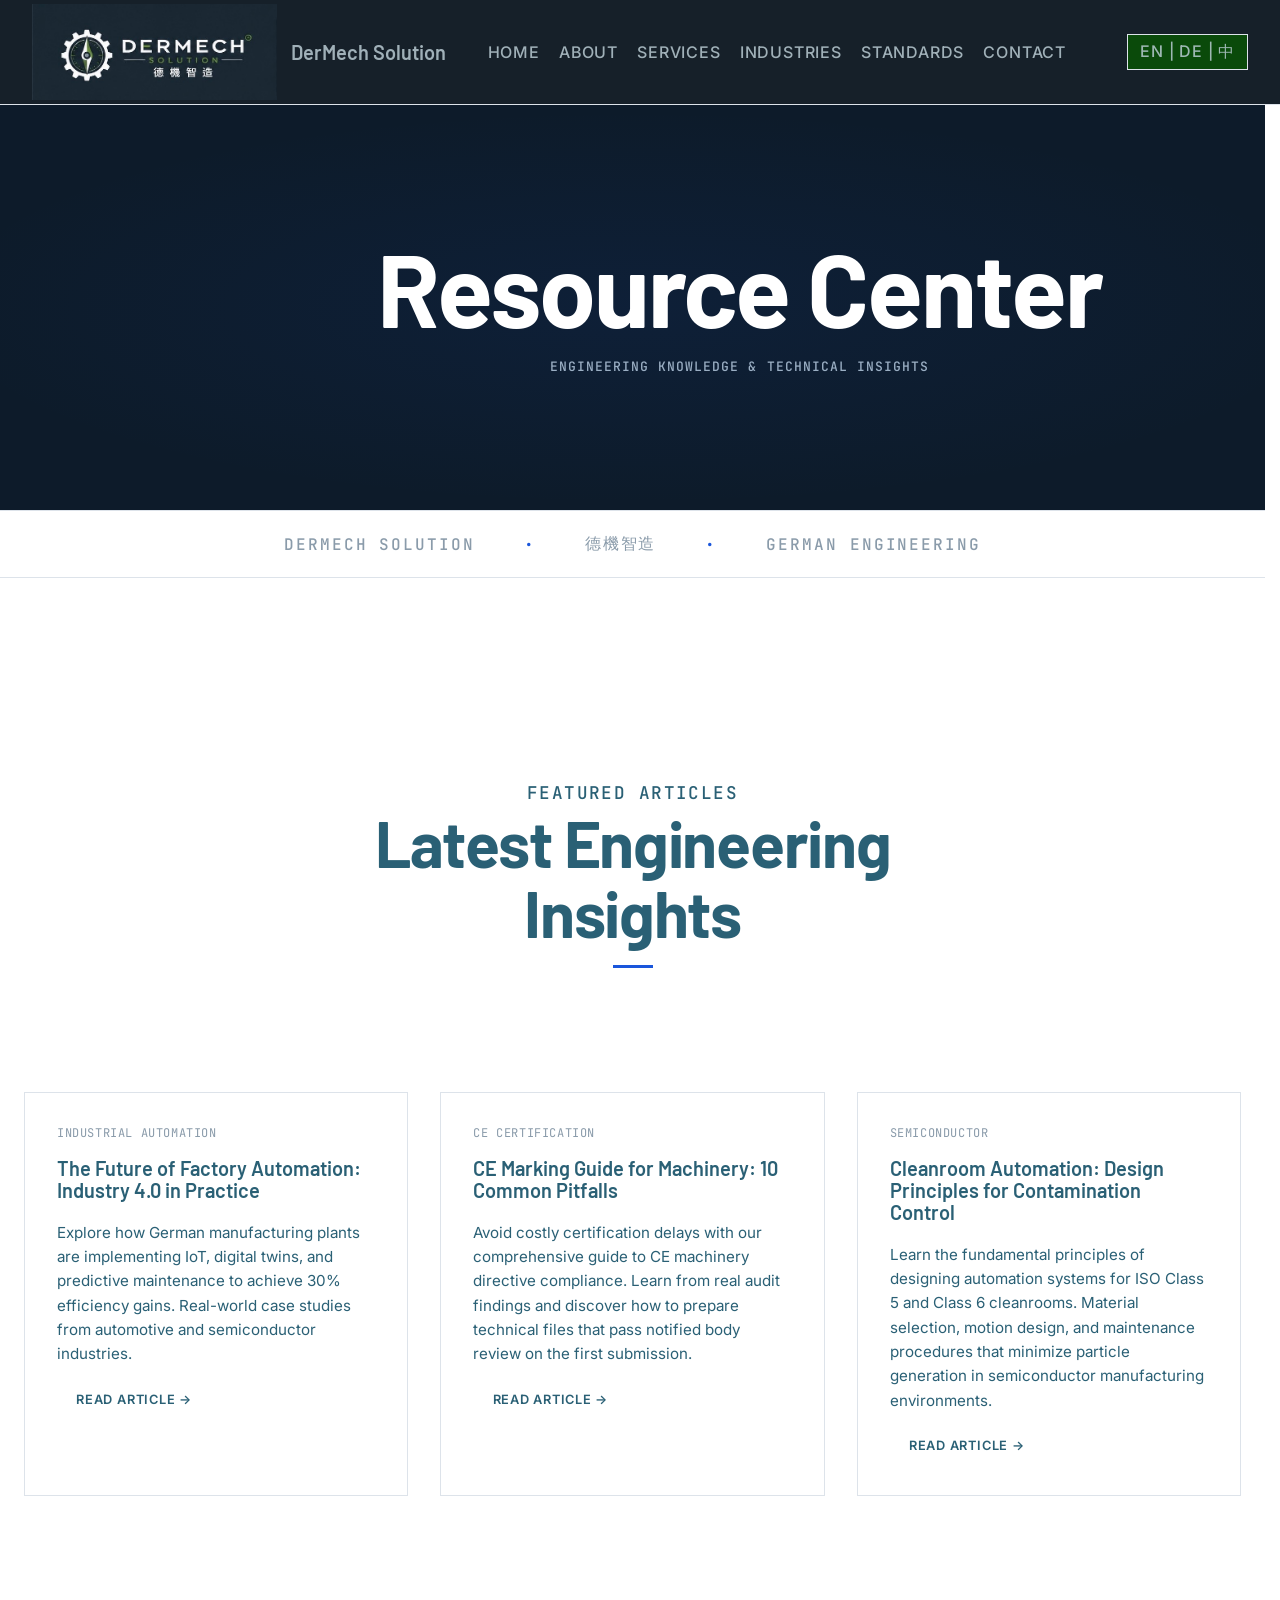
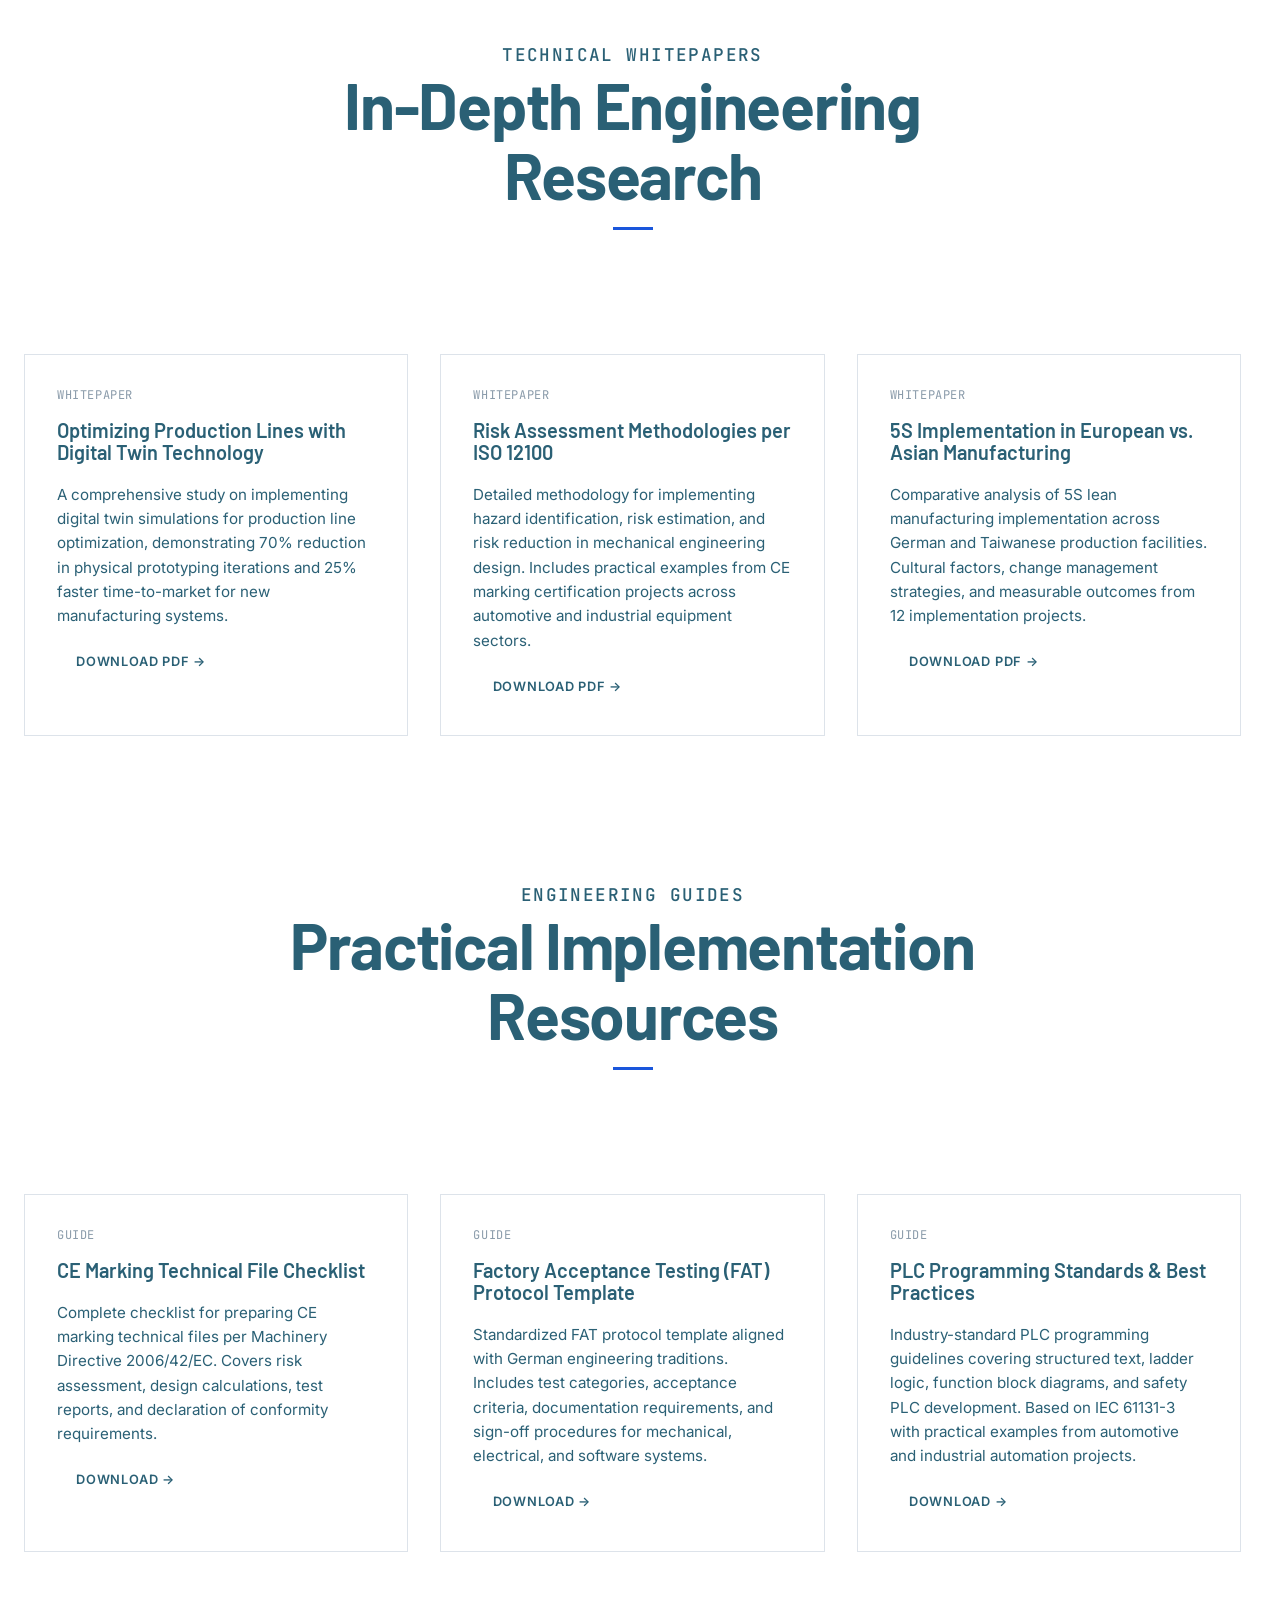
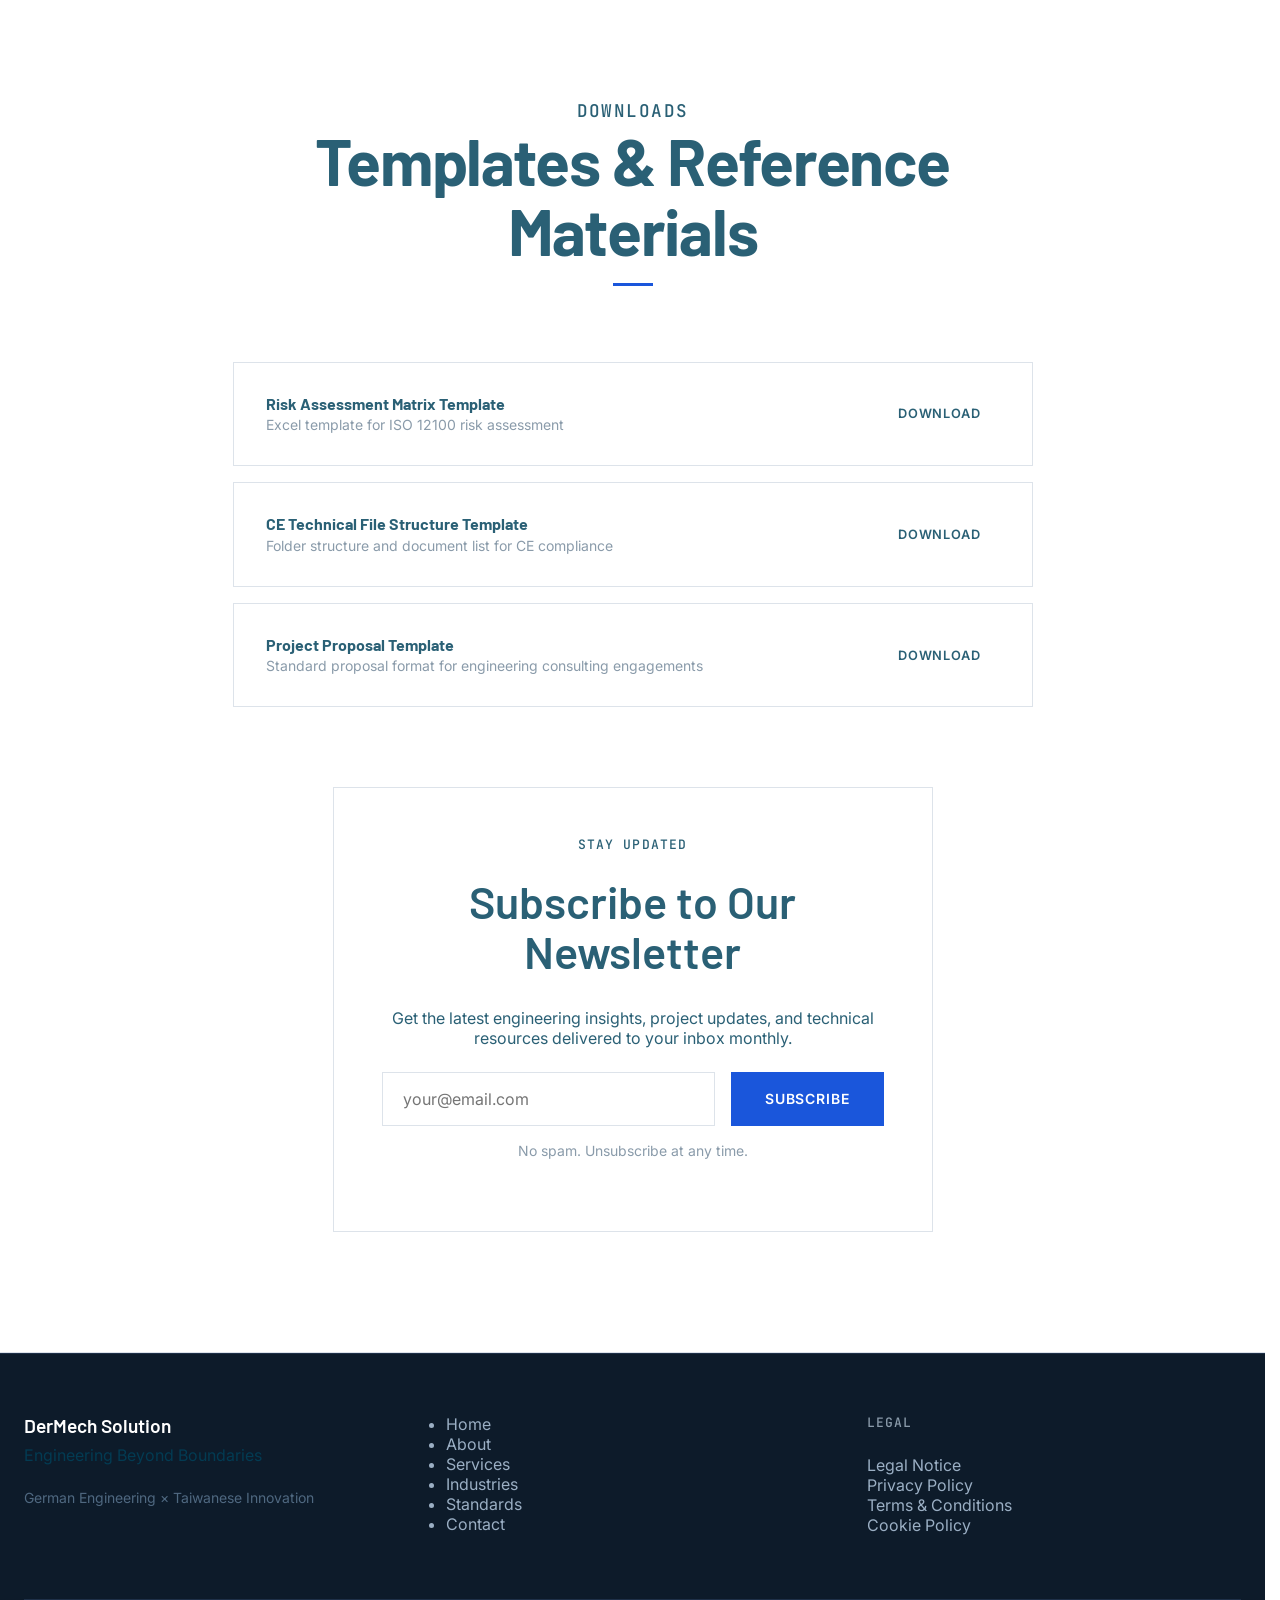
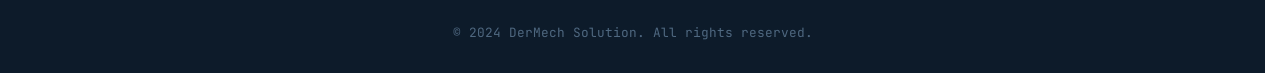
<file: resources.html>
<!DOCTYPE html>
<html lang="en">
<head>
  <meta charset="UTF-8">
  <meta name="viewport" content="width=device-width, initial-scale=1.0">

  <meta name="description" data-en="Resource Center - DerMech Solution engineering knowledge hub with technical articles, whitepapers, guides, and downloads" data-de="Ressourcen-Zentrum - DerMech Solution Engineering-Wissenshub mit technischen Artikeln, Whitepapers, Leitfäden und Downloads" data-zh="資源中心 - 德機智造工程知識中心，包含技術文章、白皮書、指南和下載">
  <title data-en="Resources | DerMech Solution" data-de="Ressourcen | DerMech Solution" data-zh="資源中心 | 德機智造">Resources | DerMech Solution</title>
  
  <!-- Google Fonts -->
  <link rel="preconnect" href="https://fonts.googleapis.com">
  <link rel="preconnect" href="https://fonts.gstatic.com" crossorigin>
  <link href="https://fonts.googleapis.com/css2?family=Barlow:wght@300;400;600;700&family=Inter:wght@400;500;600&family=JetBrains+Mono:wght@400;500&display=swap" rel="stylesheet">
  
  <!-- CSS -->
  <link rel="stylesheet" href="assets/css/style.css?v=20260629">
</head>
<body>

  <!-- ============================================
       NAVIGATION
       ============================================ -->
  <nav class="navbar">
    <div class="nav-container">

      <a href="index.html" class="nav-brand">
        <img src="assets/img/0A824CF5-811C-43F0-B132-735D2DDA64D2.jpg" alt="DerMech Solution Logo" class="nav-logo">
        <span class="nav-brand-text" data-en="DerMech Solution" data-de="DerMech Solution" data-zh="德機智造">DerMech Solution</span>
      </a>

      <ul class="nav-links">
        <li><a href="index.html" data-en="Home" data-de="Startseite" data-zh="首頁">Home</a></li>
        <li><a href="about.html" data-en="About" data-de="Über uns" data-zh="關於">About</a></li>
        <li><a href="services.html" data-en="Services" data-de="Leistungen" data-zh="服務">Services</a></li>
        <li><a href="industries.html" data-en="Industries" data-de="Branchen" data-zh="產業">Industries</a></li>
        <li><a href="standards.html" data-en="Standards" data-de="Standards" data-zh="標準">Standards</a></li>
        <li><a href="contact.html" data-en="Contact" data-de="Kontakt" data-zh="聯繫">Contact</a></li>
        <li class="nav-lang-mobile">
          <button id="langToggleMobile" class="btn-lang btn-lang-mobile">EN | DE | 中</button>
        </li>
      </ul>

      <div class="nav-right">
        <button class="lang-toggle btn-lang btn-lang-desktop" id="langToggle">EN | DE | 中</button>
        <button id="navHamburger" class="nav-hamburger" aria-label="Toggle navigation" aria-expanded="false">
          <span></span>
          <span></span>
          <span></span>
        </button>
      </div>

    </div>
  </nav>

  <!-- ============================================
       PAGE HERO
       ============================================ -->
  <section class="hero hero-subpage section-dark">
    <div class="hero-bg">
      <img src="data:image/svg+xml,%3Csvg xmlns='http://www.w3.org/2000/svg' width='1920' height='1080' viewBox='0 0 1920 1080'%3E%3Crect fill='%230D0D0D' width='1920' height='1080'/%3E%3C/svg%3E" alt="Engineering knowledge and resources" style="background: var(--color-surface-2);">
    </div>
    <div class="blueprint-grid"></div>
    <div class="hero-overlay"></div>
    <div class="hero-content reveal">
      <h1 data-en="Resource Center" data-de="Ressourcen-Zentrum" data-zh="資源中心">Resource Center</h1>
      <p class="caption" style="margin-top: 1rem;" data-en="Engineering Knowledge & Technical Insights" data-de="Engineering-Wissen & Technische Einblicke" data-zh="工程知識與技術洞察">Engineering Knowledge & Technical Insights</p>
    </div>
  </section>

  <!-- Brand Ticker -->
  <div class="brand-ticker section-offwhite">
    <div class="ticker-content">
      <span>DerMech Solution</span>
      <span class="ticker-separator">·</span>
      <span>德機智造</span>
      <span class="ticker-separator">·</span>
      <span>German Engineering</span>
    </div>
  </div>

  <!-- ============================================
       RESOURCES CONTENT
       ============================================ -->
  <section class="section section-light reveal">
    <div class="container">

      <!-- Featured Articles -->
      <div class="section-header">
        <p class="caption" data-en="FEATURED ARTICLES" data-de="EMPFOHLENE ARTIKEL" data-zh="精選文章">FEATURED ARTICLES</p>
        <h2 data-en="Latest Engineering Insights" data-de="Neueste Engineering-Einblicke" data-zh="最新工程洞察">Latest Engineering Insights</h2>
      </div>
      
      <div class="resource-grid">
        <article class="resource-card">
          <div class="resource-meta" data-en="Industrial Automation" data-de="Industrielle Automatisierung" data-zh="工業自動化">Industrial Automation</div>
          <h3 data-en="The Future of Factory Automation: Industry 4.0 in Practice" data-de="Die Zukunft der Fabrikautomatisierung: Industrie 4.0 in der Praxis" data-zh="工廠自動化的未來：工業 4.0 實踐">The Future of Factory Automation: Industry 4.0 in Practice</h3>
          <p data-en="Explore how German manufacturing plants are implementing IoT, digital twins, and predictive maintenance to achieve 30% efficiency gains. Real-world case studies from automotive and semiconductor industries." data-de="Entdecken Sie, wie deutsche Fertigungswerke IoT, Digitale Zwillinge und vorausschauende Wartung implementieren, um 30% Effizienzsteigerungen zu erzielen. Praxisnahe Fallstudien aus Automobil- und Halbleiterindustrie." data-zh="探討德國製造廠如何實施物聯網、數位雙胞胎和預測性維護以實現 30% 的效率提升。來自汽車和半導體產業的實際案例研究。">Explore how German manufacturing plants are implementing IoT, digital twins, and predictive maintenance to achieve 30% efficiency gains. Real-world case studies from automotive and semiconductor industries.</p>
          <a href="#" class="btn btn-secondary" style="padding: 0.6rem 1.2rem; font-size: 0.8rem;" data-en="Read Article →" data-de="Artikel lesen →" data-zh="閱讀文章 →">Read Article →</a>
        </article>

        <article class="resource-card">
          <div class="resource-meta" data-en="CE Certification" data-de="CE-Zertifizierung" data-zh="CE 認證">CE Certification</div>
          <h3 data-en="CE Marking Guide for Machinery: 10 Common Pitfalls" data-de="CE-Kennzeichnung für Maschinen: 10 Häufige Fallstricke" data-zh="機械 CE 標誌指南：10 個常見陷阱">CE Marking Guide for Machinery: 10 Common Pitfalls</h3>
          <p data-en="Avoid costly certification delays with our comprehensive guide to CE machinery directive compliance. Learn from real audit findings and discover how to prepare technical files that pass notified body review on the first submission." data-de="Vermeiden Sie kostspielige Zertifizierungsverzögerungen mit unserem umfassenden Leitfaden zur CE-Maschinenrichtlinien-Compliance. Lernen Sie aus echten Prüfungsergebnissen und entdecken Sie, wie Sie technische Akten vorbereiten, die die Erstvorlage bei der benannten Stelle bestehen." data-zh="通過我們全面的 CE 機械指令合規指南，避免昂貴的認證延誤。從實際審核結果中學習，了解如何準備可通過公證機構首次審查的技術檔案。">Avoid costly certification delays with our comprehensive guide to CE machinery directive compliance. Learn from real audit findings and discover how to prepare technical files that pass notified body review on the first submission.</p>
          <a href="#" class="btn btn-secondary" style="padding: 0.6rem 1.2rem; font-size: 0.8rem;" data-en="Read Article →" data-de="Artikel lesen →" data-zh="閱讀文章 →">Read Article →</a>
        </article>

        <article class="resource-card">
          <div class="resource-meta" data-en="Semiconductor" data-de="Halbleiter" data-zh="半導體">Semiconductor</div>
          <h3 data-en="Cleanroom Automation: Design Principles for Contamination Control" data-de="Reinraumautomatisierung: Designprinzipien für Kontaminationskontrolle" data-zh="潔淨室自動化：污染控制的設計原則">Cleanroom Automation: Design Principles for Contamination Control</h3>
          <p data-en="Learn the fundamental principles of designing automation systems for ISO Class 5 and Class 6 cleanrooms. Material selection, motion design, and maintenance procedures that minimize particle generation in semiconductor manufacturing environments." data-de="Lernen Sie die Grundprinzipien des Designs von Automatisierungssystemen für ISO Klasse 5 und Klasse 6 Reinräume. Materialauswahl, Bewegungsdesign und Wartungsverfahren, die die Partikelgeneration in Halbleiterherstellungsumgebungen minimieren." data-zh="學習為 ISO Class 5 和 Class 6 潔淨室設計自動化系統的基本原則。材料選擇、運動設計和盡量減少半導體製造環境中顆粒生成的維護程序。">Learn the fundamental principles of designing automation systems for ISO Class 5 and Class 6 cleanrooms. Material selection, motion design, and maintenance procedures that minimize particle generation in semiconductor manufacturing environments.</p>
          <a href="#" class="btn btn-secondary" style="padding: 0.6rem 1.2rem; font-size: 0.8rem;" data-en="Read Article →" data-de="Artikel lesen →" data-zh="閱讀文章 →">Read Article →</a>
        </article>
      </div>

      <!-- Technical Whitepapers -->
      <div class="section-header" style="margin-top: 4rem;">
        <p class="caption" data-en="TECHNICAL WHITEPAPERS" data-de="TECHNISCHE WHITEPAPERS" data-zh="技術白皮書">TECHNICAL WHITEPAPERS</p>
        <h2 data-en="In-Depth Engineering Research" data-de="Tiefgreifende Engineering-Forschung" data-zh="深度工程研究">In-Depth Engineering Research</h2>
      </div>
      
      <div class="resource-grid">
        <article class="resource-card">
          <div class="resource-meta" data-en="Whitepaper" data-de="Whitepaper" data-zh="白皮書">Whitepaper</div>
          <h3 data-en="Optimizing Production Lines with Digital Twin Technology" data-de="Optimierung von Produktionslinien mit Digital-Twin-Technologie" data-zh="利用數位雙胞胎技術優化生產線">Optimizing Production Lines with Digital Twin Technology</h3>
          <p data-en="A comprehensive study on implementing digital twin simulations for production line optimization, demonstrating 70% reduction in physical prototyping iterations and 25% faster time-to-market for new manufacturing systems." data-de="Eine umfassende Studie zur Implementierung von Digital-Twin-Simulationen für die Produktionslinienoptimierung, die eine 70%ige Reduzierung von physischen Prototyping-Iterationen und 25% schnellere Time-to-Market für neue Fertigungssysteme demonstriert." data-zh="關於實施數位雙胞胎模擬以優化生產線的綜合研究， demonstrates 70% 減少實體原型迭代和 25% 更快的新製造系統上市時間。">A comprehensive study on implementing digital twin simulations for production line optimization, demonstrating 70% reduction in physical prototyping iterations and 25% faster time-to-market for new manufacturing systems.</p>
          <a href="#" class="btn btn-secondary" style="padding: 0.6rem 1.2rem; font-size: 0.8rem;" data-en="Download PDF →" data-de="PDF herunterladen →" data-zh="下載 PDF →">Download PDF →</a>
        </article>

        <article class="resource-card">
          <div class="resource-meta" data-en="Whitepaper" data-de="Whitepaper" data-zh="白皮書">Whitepaper</div>
          <h3 data-en="Risk Assessment Methodologies per ISO 12100" data-de="Risikobewertungsmethoden gemäß ISO 12100" data-zh="根據 ISO 12100 的風險評估方法論">Risk Assessment Methodologies per ISO 12100</h3>
          <p data-en="Detailed methodology for implementing hazard identification, risk estimation, and risk reduction in mechanical engineering design. Includes practical examples from CE marking certification projects across automotive and industrial equipment sectors." data-de="Detaillierte Methodik zur Implementierung von Gefährdungsidentifikation, Risikoschätzung und Risikominderung im Maschinenbau-Design. Enthält praktische Beispiele aus CE-Kennzeichnungszertifizierungsprojekten in Automobil- und Industriegerätebereichen." data-zh="在機械工程設計中實施危害識別、風險估算和風險降低的詳細方法論。包括汽車和工業設備領域 CE 標誌認證專案的實際例子。">Detailed methodology for implementing hazard identification, risk estimation, and risk reduction in mechanical engineering design. Includes practical examples from CE marking certification projects across automotive and industrial equipment sectors.</p>
          <a href="#" class="btn btn-secondary" style="padding: 0.6rem 1.2rem; font-size: 0.8rem;" data-en="Download PDF →" data-de="PDF herunterladen →" data-zh="下載 PDF →">Download PDF →</a>
        </article>

        <article class="resource-card">
          <div class="resource-meta" data-en="Whitepaper" data-de="Whitepaper" data-zh="白皮書">Whitepaper</div>
          <h3 data-en="5S Implementation in European vs. Asian Manufacturing" data-de="5S-Implementierung in europäischen vs. asiatischen Fertigungsunternehmen" data-zh="歐洲與亞洲製造業的 5S 實施">5S Implementation in European vs. Asian Manufacturing</h3>
          <p data-en="Comparative analysis of 5S lean manufacturing implementation across German and Taiwanese production facilities. Cultural factors, change management strategies, and measurable outcomes from 12 implementation projects." data-de="Vergleichsanalyse der 5S-Lean-Production-Implementierung in deutschen und taiwanesischen Fertigungsanlagen. Kulturelle Faktoren, Change-Management-Strategien und messbare Ergebnisse aus 12 Implementierungsprojekten." data-zh="德國和台灣生產設施中 5S 精益生產實施的比較分析。文化因素、變更管理策略以及 12 個實施專案的可衡量成果。">Comparative analysis of 5S lean manufacturing implementation across German and Taiwanese production facilities. Cultural factors, change management strategies, and measurable outcomes from 12 implementation projects.</p>
          <a href="#" class="btn btn-secondary" style="padding: 0.6rem 1.2rem; font-size: 0.8rem;" data-en="Download PDF →" data-de="PDF herunterladen →" data-zh="下載 PDF →">Download PDF →</a>
        </article>
      </div>

      <!-- Engineering Guides -->
      <div class="section-header" style="margin-top: 4rem;">
        <p class="caption" data-en="ENGINEERING GUIDES" data-de="ENGINEERING-LEITFÄDEN" data-zh="工程指南">ENGINEERING GUIDES</p>
        <h2 data-en="Practical Implementation Resources" data-de="Praktische Implementierungsressourcen" data-zh="實務實施資源">Practical Implementation Resources</h2>
      </div>
      
      <div class="resource-grid">
        <article class="resource-card">
          <div class="resource-meta" data-en="Guide" data-de="Leitfaden" data-zh="指南">Guide</div>
          <h3 data-en="CE Marking Technical File Checklist" data-de="CE-Kennzeichnung Technische Akten Checkliste" data-zh="CE 標誌技術檔案清單">CE Marking Technical File Checklist</h3>
          <p data-en="Complete checklist for preparing CE marking technical files per Machinery Directive 2006/42/EC. Covers risk assessment, design calculations, test reports, and declaration of conformity requirements." data-de="Vollständige Checkliste zur Vorbereitung von CE-Kennzeichnungstechnischen Akten gemäß Maschinenrichtlinie 2006/42/EC. Deckt Risikobewertung, Designberechnungen, Prüfberichte und Konformitätserklärungsanforderungen ab." data-zh="根據機械指令 2006/42/EC 準備 CE 標誌技術檔案的完整清單。涵蓋風險評估、設計計算、測試報告和符合性聲明要求。">Complete checklist for preparing CE marking technical files per Machinery Directive 2006/42/EC. Covers risk assessment, design calculations, test reports, and declaration of conformity requirements.</p>
          <a href="#" class="btn btn-secondary" style="padding: 0.6rem 1.2rem; font-size: 0.8rem;" data-en="Download →" data-de="Herunterladen →" data-zh="下載 →">Download →</a>
        </article>

        <article class="resource-card">
          <div class="resource-meta" data-en="Guide" data-de="Leitfaden" data-zh="指南">Guide</div>
          <h3 data-en="Factory Acceptance Testing (FAT) Protocol Template" data-de="Factory Acceptance Testing (FAT) Protokollvorlage" data-zh="工廠驗收測試（FAT）協議模板">Factory Acceptance Testing (FAT) Protocol Template</h3>
          <p data-en="Standardized FAT protocol template aligned with German engineering traditions. Includes test categories, acceptance criteria, documentation requirements, and sign-off procedures for mechanical, electrical, and software systems." data-de="Standardisierte FAT-Protokollvorlage, abgestimmt auf deutsche Ingenieurstraditionen. Enthält Testkategorien, Akzeptanzkriterien, Dokumentationsanforderungen und Abnahmeverfahren für mechanische, elektrische und Softwaresysteme." data-zh="符合德國工程傳統的標準化 FAT 協議模板。包括機械、電氣和軟體系統的測試類別、驗收標準、文件要求和簽署程序。">Standardized FAT protocol template aligned with German engineering traditions. Includes test categories, acceptance criteria, documentation requirements, and sign-off procedures for mechanical, electrical, and software systems.</p>
          <a href="#" class="btn btn-secondary" style="padding: 0.6rem 1.2rem; font-size: 0.8rem;" data-en="Download →" data-de="Herunterladen →" data-zh="下載 →">Download →</a>
        </article>

        <article class="resource-card">
          <div class="resource-meta" data-en="Guide" data-de="Leitfaden" data-zh="指南">Guide</div>
          <h3 data-en="PLC Programming Standards & Best Practices" data-de="SPS-Programmierung Standards & Best Practices" data-zh="PLC 程式設計標準與最佳實踐">PLC Programming Standards & Best Practices</h3>
          <p data-en="Industry-standard PLC programming guidelines covering structured text, ladder logic, function block diagrams, and safety PLC development. Based on IEC 61131-3 with practical examples from automotive and industrial automation projects." data-de="Industriestandard-SPS-Programmierrichtlinien, die strukturierten Text, Kessel-Logik, Funktionsblockdiagramme und Sicherheits-SPS-Entwicklung abdecken. Basierend auf IEC 61131-3 mit praktischen Beispielen aus Automobil- und Industrieautomatisierungsprojekten." data-zh="涵盖结构化文本、梯形图、功能块图和安全 PLC 开发的行业标准 PLC 编程指南。基于 IEC 61131-3，包含汽车和工业自动化项目的实际例子。">Industry-standard PLC programming guidelines covering structured text, ladder logic, function block diagrams, and safety PLC development. Based on IEC 61131-3 with practical examples from automotive and industrial automation projects.</p>
          <a href="#" class="btn btn-secondary" style="padding: 0.6rem 1.2rem; font-size: 0.8rem;" data-en="Download →" data-de="Herunterladen →" data-zh="下載 →">Download →</a>
        </article>
      </div>

      <!-- Downloads Section -->
      <div class="section-header" style="margin-top: 4rem;">
        <p class="caption" data-en="DOWNLOADS" data-de="DOWNLOADS" data-zh="下載">DOWNLOADS</p>
        <h2 data-en="Templates & Reference Materials" data-de="Vorlagen & Referenzmaterialien" data-zh="模板和參考材料">Templates & Reference Materials</h2>
      </div>
      
      <div style="max-width: 800px; margin: 0 auto;">
        <div style="background: #FFFFFF; border: 1px solid var(--color-border); padding: 2rem; margin-bottom: 1rem; display: flex; justify-content: space-between; align-items: center; flex-wrap: wrap; gap: 1rem;">
          <div>
            <h4 style="margin-bottom: 0.25rem;" data-en="Risk Assessment Matrix Template" data-de="Risikobewertungsmatrix-Vorlage" data-zh="風險評估矩陣模板">Risk Assessment Matrix Template</h4>
            <p style="margin-bottom: 0; font-size: 0.875rem; color: var(--color-text-muted);" data-en="Excel template for ISO 12100 risk assessment" data-de="Excel-Vorlage für ISO 12100 Risikobewertung" data-zh="ISO 12100 風險評估 Excel 模板">Excel template for ISO 12100 risk assessment</p>
          </div>
          <a href="#" class="btn btn-secondary" style="padding: 0.6rem 1.2rem; font-size: 0.8rem;" data-en="Download" data-de="Herunterladen" data-zh="下載">Download</a>
        </div>

        <div style="background: #FFFFFF; border: 1px solid var(--color-border); padding: 2rem; margin-bottom: 1rem; display: flex; justify-content: space-between; align-items: center; flex-wrap: wrap; gap: 1rem;">
          <div>
            <h4 style="margin-bottom: 0.25rem;" data-en="CE Technical File Structure Template" data-de="CE-Technische Akten Strukturvorlage" data-zh="CE 技術檔案結構模板">CE Technical File Structure Template</h4>
            <p style="margin-bottom: 0; font-size: 0.875rem; color: var(--color-text-muted);" data-en="Folder structure and document list for CE compliance" data-de="Ordnerstruktur und Dokumentenliste für CE-Compliance" data-zh="CE 合規的文件夾結構和文件列表">Folder structure and document list for CE compliance</p>
          </div>
          <a href="#" class="btn btn-secondary" style="padding: 0.6rem 1.2rem; font-size: 0.8rem;" data-en="Download" data-de="Herunterladen" data-zh="下載">Download</a>
        </div>

        <div style="background: #FFFFFF; border: 1px solid var(--color-border); padding: 2rem; margin-bottom: 1rem; display: flex; justify-content: space-between; align-items: center; flex-wrap: wrap; gap: 1rem;">
          <div>
            <h4 style="margin-bottom: 0.25rem;" data-en="Project Proposal Template" data-de="Projektvorschlagsvorlage" data-zh="專案提案模板">Project Proposal Template</h4>
            <p style="margin-bottom: 0; font-size: 0.875rem; color: var(--color-text-muted);" data-en="Standard proposal format for engineering consulting engagements" data-de="Standardvorschlagsformat für Engineering-Consulting-Engagements" data-zh="工程顧問合作的標準提案格式">Standard proposal format for engineering consulting engagements</p>
          </div>
          <a href="#" class="btn btn-secondary" style="padding: 0.6rem 1.2rem; font-size: 0.8rem;" data-en="Download" data-de="Herunterladen" data-zh="下載">Download</a>
        </div>
      </div>

      <!-- Newsletter Signup -->
      <div style="max-width: 600px; margin: 5rem auto 0; padding: 3rem; background: #FFFFFF; border: 1px solid var(--color-border); text-align: center;">
        <p class="caption" data-en="STAY UPDATED" data-de="BLEIBEN SIE AKTUALISIERT" data-zh="保持更新">STAY UPDATED</p>
        <h2 data-en="Subscribe to Our Newsletter" data-de="Abonnieren Sie unseren Newsletter" data-zh="訂閱我們的電子報">Subscribe to Our Newsletter</h2>
        <p data-en="Get the latest engineering insights, project updates, and technical resources delivered to your inbox monthly." data-de="Erhalten Sie die neuesten Engineering-Einblicke, Projektaktualisierungen und technischen Ressourcen monatlich in Ihrem Posteingang." data-zh="每月在您的收件匣中獲取最新的工程洞察、專案更新和技術資源。">Get the latest engineering insights, project updates, and technical resources delivered to your inbox monthly.</p>
        
        <form class="newsletter-form" onsubmit="event.preventDefault(); alert('Thank you for subscribing!');">
          <input type="email" placeholder="your@email.com" required>
          <button type="submit" class="btn btn-primary" data-en="Subscribe" data-de="Abonnieren" data-zh="訂閱">Subscribe</button>
        </form>
        <p style="font-size: 0.875rem; color: var(--color-text-muted); margin-top: 1rem;" data-en="No spam. Unsubscribe at any time." data-de="Kein Spam. Jederzeit abbestellbar." data-zh="無垃圾郵件。隨時可以取消訂閱。">No spam. Unsubscribe at any time.</p>
      </div>

    </div>
  </section>

  <!-- ============================================
       FOOTER
       ============================================ -->
  <footer>
    <div class="container">
      <div class="footer-grid">
        <div>
          <p class="footer-brand" data-en="DerMech Solution" data-de="DerMech Solution" data-zh="德機智造">DerMech Solution</p>
          <p data-en="Engineering Beyond Boundaries" data-de="Ingenieurskunst ohne Grenzen" data-zh="超越邊界的工程力量">Engineering Beyond Boundaries</p>
          <p class="footer-tagline" data-en="German Engineering × Taiwanese Innovation" data-de="Deutsche Ingenieurskunst × Taiwanesische Innovation" data-zh="德國工程 × 台灣創新">German Engineering × Taiwanese Innovation</p>
        </div>
        <nav>
          <ul class="footer-links">
            <li><a href="index.html" data-en="Home" data-de="Startseite" data-zh="首頁">Home</a></li>
            <li><a href="about.html" data-en="About" data-de="Über uns" data-zh="關於">About</a></li>
            <li><a href="services.html" data-en="Services" data-de="Leistungen" data-zh="服務">Services</a></li>
            <li><a href="industries.html" data-en="Industries" data-de="Branchen" data-zh="產業">Industries</a></li>
            <li><a href="standards.html" data-en="Standards" data-de="Standards" data-zh="標準">Standards</a></li>
            <li><a href="contact.html" data-en="Contact" data-de="Kontakt" data-zh="聯繫">Contact</a></li>
          </ul>
        </nav>
        <div>
          <p class="caption" data-en="LEGAL" data-de="RECHTLICHES" data-zh="法律">LEGAL</p>
          <ul style="list-style: none; margin-top: 1rem;">
            <li><a href="legal.html" data-en="Legal Notice" data-de="Impressum" data-zh="法律聲明">Legal Notice</a></li>
            <li><a href="privacy.html" data-en="Privacy Policy" data-de="Datenschutz" data-zh="隱私權政策">Privacy Policy</a></li>
            <li><a href="terms.html" data-en="Terms & Conditions" data-de="AGB" data-zh="條款與條件">Terms & Conditions</a></li>
            <li><a href="cookies.html" data-en="Cookie Policy" data-de="Cookie-Richtlinie" data-zh="Cookie 政策">Cookie Policy</a></li>
          </ul>
        </div>
      </div>
      <div class="copyright" data-en="© 2024 DerMech Solution. All rights reserved." data-de="© 2024 DerMech Solution. Alle Rechte vorbehalten." data-zh="© 2024 德機智造 版權所有">© 2024 DerMech Solution. All rights reserved.</div>
    </div>
  </footer>

  <!-- JS -->
  <script src="assets/js/main.js"></script>
</body>
</html>
</file>
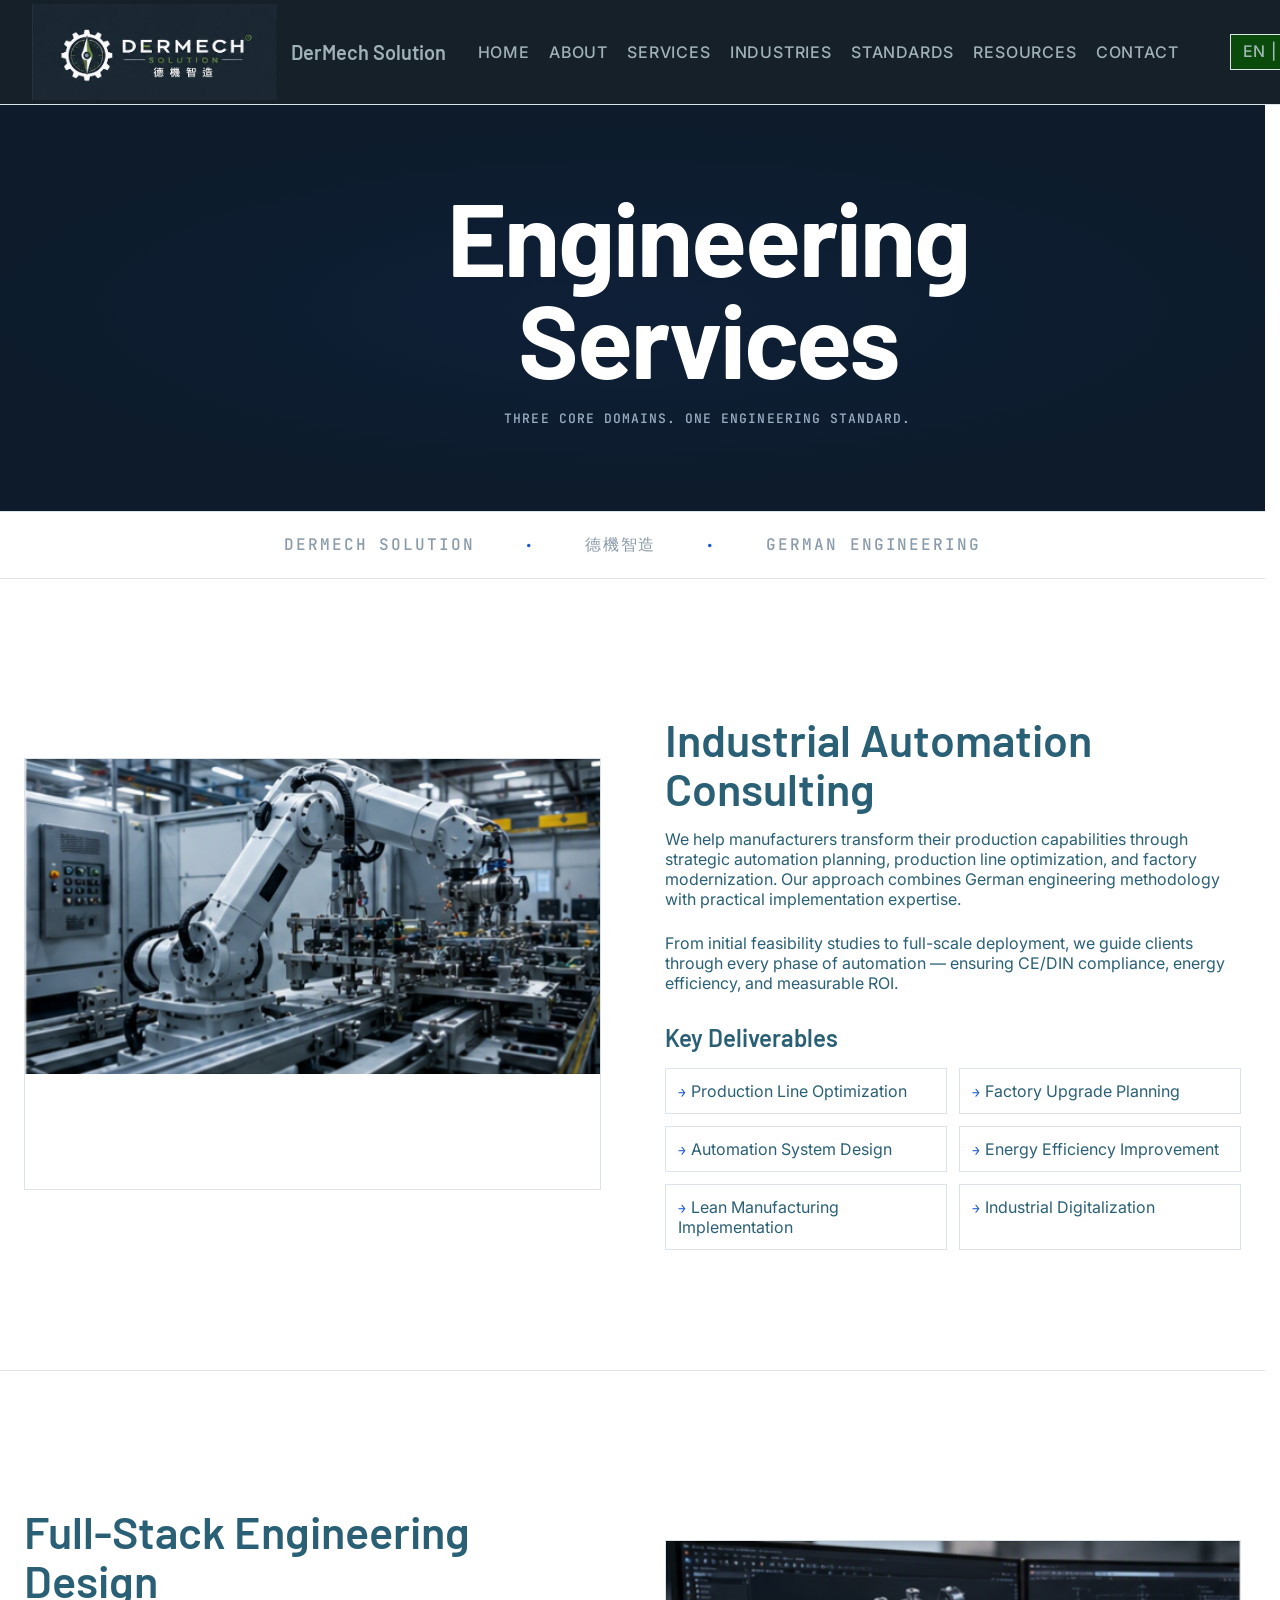
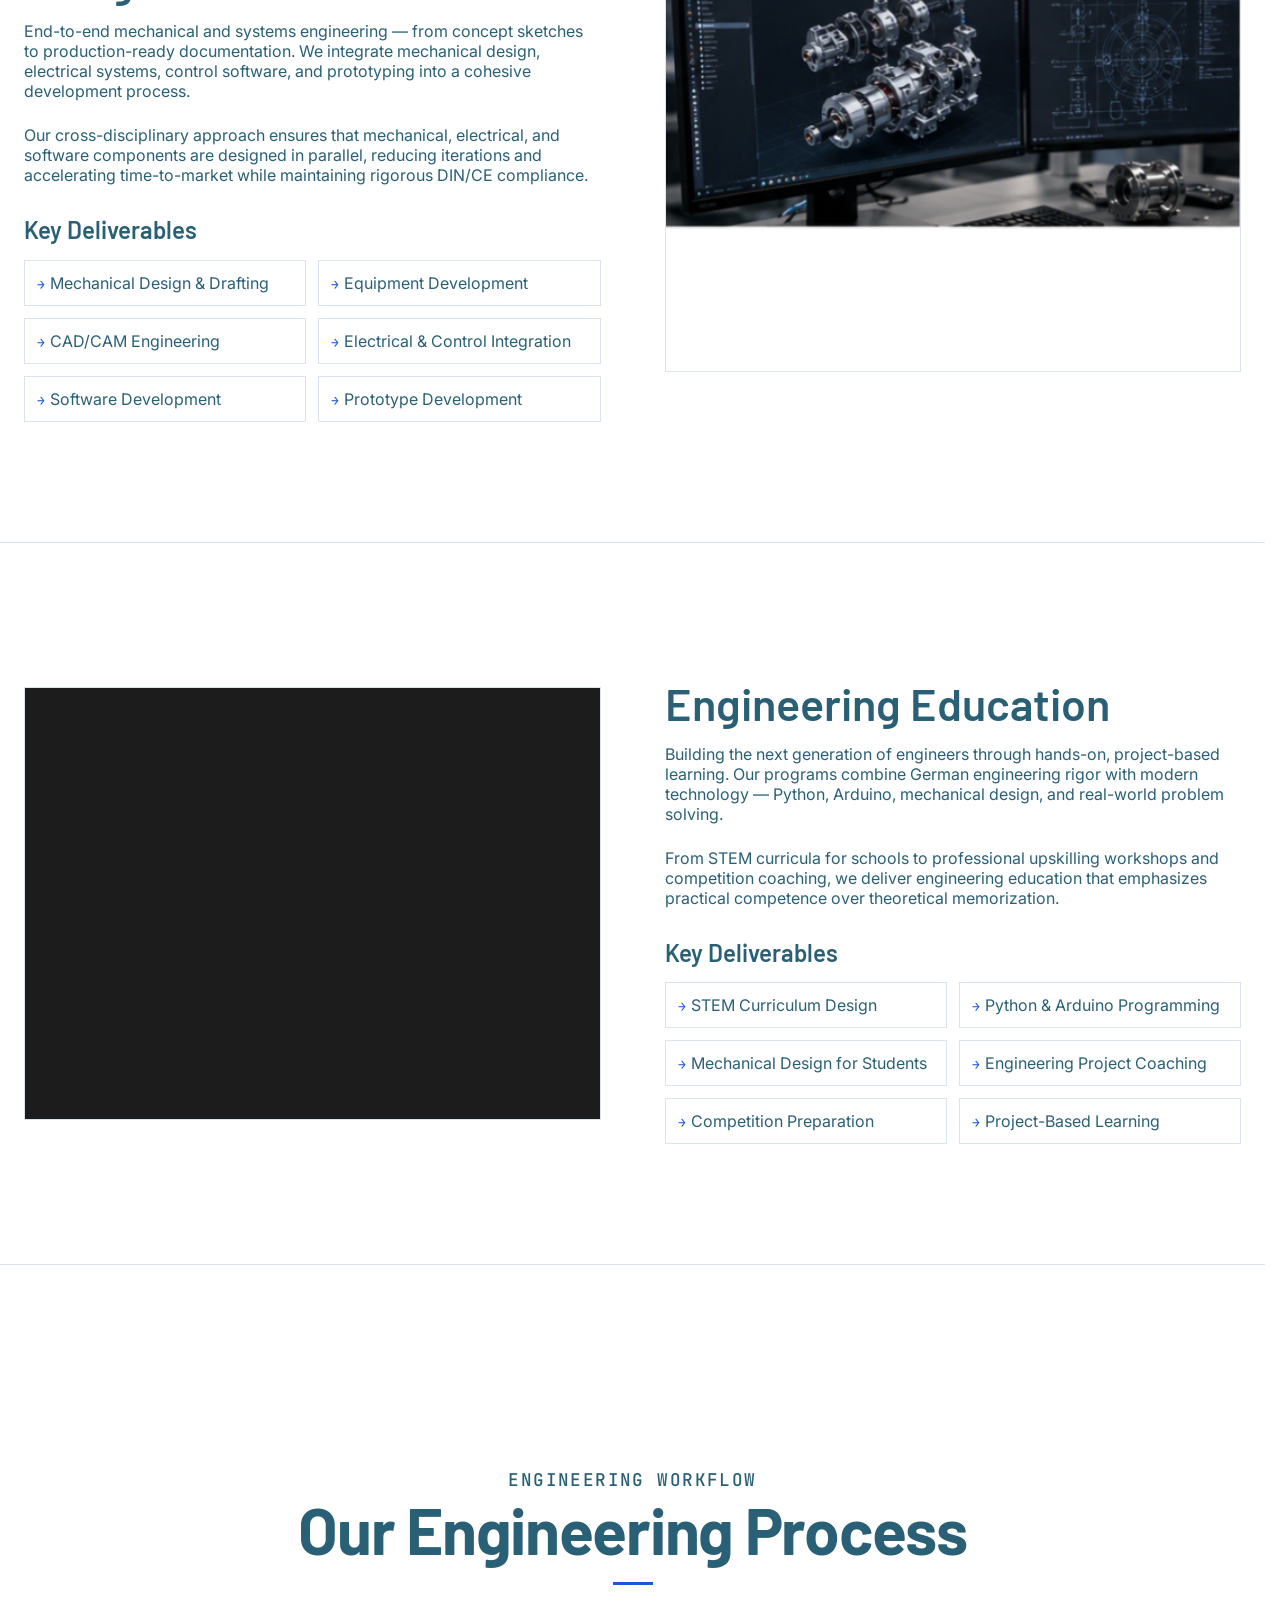
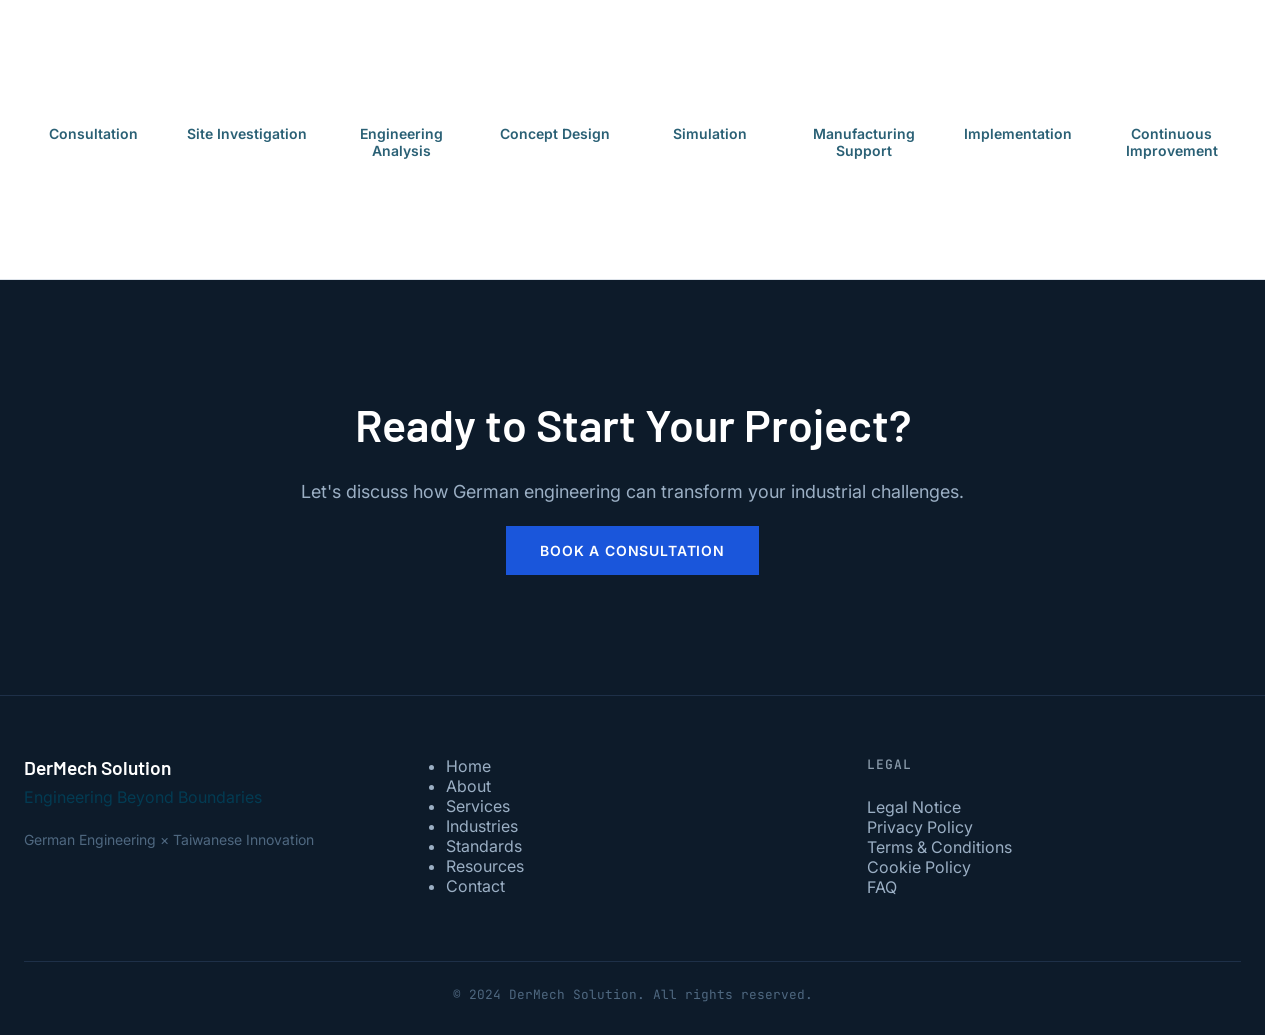
<file: services.html>
<!DOCTYPE html>
<html lang="en">
<head>
  <meta charset="UTF-8">
  <meta name="viewport" content="width=device-width, initial-scale=1.0">

  <meta name="description" data-en="DerMech Solution Engineering Services - Industrial Automation Consulting, Full-Stack Engineering Design, Engineering Education" data-de="DerMech Solution Engineering-Leistungen - Industrielle Automatisierungsberatung, Full-Stack-Engineering-Design, Ingenieurausbildung" data-zh="德機智造工程服務 - 工業自動化顧問、全方位工程設計、工程教育">
  <title data-en="Engineering Services | DerMech Solution" data-de="Engineering-Leistungen | DerMech Solution" data-zh="工程服務項目 | 德機智造">Engineering Services | DerMech Solution</title>
  
  <!-- Google Fonts -->
  <link rel="preconnect" href="https://fonts.googleapis.com">
  <link rel="preconnect" href="https://fonts.gstatic.com" crossorigin>
  <link href="https://fonts.googleapis.com/css2?family=Barlow:wght@300;400;600;700&family=Inter:wght@400;500;600&family=JetBrains+Mono:wght@400;500&display=swap" rel="stylesheet">
  
  <!-- CSS -->
  <link rel="stylesheet" href="assets/css/style.css?v=20260627">
</head>
<body>

  <!-- ============================================
       NAVIGATION
       ============================================ -->
  <nav class="navbar">
    <div class="nav-container">

      <a href="index.html" class="nav-brand">
        <img src="assets/img/0A824CF5-811C-43F0-B132-735D2DDA64D2.jpg" alt="DerMech Solution Logo" class="nav-logo">
        <span class="nav-brand-text" data-en="DerMech Solution" data-de="DerMech Solution" data-zh="德機智造">DerMech Solution</span>
      </a>

      <ul class="nav-links">
        <li><a href="index.html" data-en="Home" data-de="Startseite" data-zh="首頁">Home</a></li>
        <li><a href="about.html" data-en="About" data-de="Über uns" data-zh="關於我們">About</a></li>
        <li><a href="services.html" data-en="Services" data-de="Leistungen" data-zh="服務項目">Services</a></li>
        <li><a href="industries.html" data-en="Industries" data-de="Branchen" data-zh="服務產業">Industries</a></li>
        <li><a href="standards.html" data-en="Standards" data-de="Standards" data-zh="工程標準">Standards</a></li>
        <li><a href="resources.html" data-en="Resources" data-de="Ressourcen" data-zh="資源中心">Resources</a></li>
        <li><a href="contact.html" data-en="Contact" data-de="Kontakt" data-zh="聯絡我們">Contact</a></li>
        <li class="nav-lang-mobile">
          <button id="langToggleMobile" class="btn-lang btn-lang-mobile">EN | DE | 中</button>
        </li>
      </ul>

      <div class="nav-right">
        <button class="lang-toggle btn-lang btn-lang-desktop" id="langToggle">EN | DE | 中</button>
        <button id="navHamburger" class="nav-hamburger" aria-label="Toggle navigation" aria-expanded="false">
          <span></span>
          <span></span>
          <span></span>
        </button>
      </div>

    </div>
  </nav>

  <!-- ============================================
       SECTION 1: PAGE HERO
       ============================================ -->
  <section class="hero hero-subpage section-dark">
    <div class="hero-bg">
      <img src="data:image/svg+xml,%3Csvg xmlns='http://www.w3.org/2000/svg' width='1920' height='1080' viewBox='0 0 1920 1080'%3E%3Crect fill='%230D0D0D' width='1920' height='1080'/%3E%3C/svg%3E" alt="Engineering design workspace" style="background: var(--color-surface-2);">
    </div>
    <div class="blueprint-grid"></div>
    <div class="hero-overlay"></div>
    <div class="hero-content reveal">
      <h1 data-en="Engineering Services" data-de="Engineering-Leistungen" data-zh="工程服務項目">Engineering Services</h1>
      <p class="caption" style="margin-top: 1rem;" data-en="Three Core Domains. One Engineering Standard." data-de="Drei Kernbereiche. Ein Engineering-Standard." data-zh="三大核心領域。一致的工程標準。">Three Core Domains. One Engineering Standard.</p>
    </div>
  </section>

  <!-- Brand Ticker -->
  <div class="brand-ticker section-offwhite">
    <div class="ticker-content">
      <span>DerMech Solution</span>
      <span class="ticker-separator">·</span>
      <span>德機智造</span>
      <span class="ticker-separator">·</span>
      <span>German Engineering</span>
    </div>
  </div>

  <!-- ============================================
       SERVICE 1: INDUSTRIAL AUTOMATION CONSULTING
       ============================================ -->
  <section id="automation" class="section section-light reveal">
    <div class="container">
      <div style="display: grid; grid-template-columns: 1fr 1fr; gap: 4rem; align-items: center;">
        <!-- Left: Image -->
        <div>
          <div style="aspect-ratio: 4/3; background: var(--color-surface-2); border: 1px solid var(--color-border); position: relative; overflow: hidden;">
            <img src="assets/img/robot-arm-production.jpg" alt="Industrial robot arm on production line" class="section-img">
          </div>
        </div>
        
        <!-- Right: Content -->
        <div>
          <h2 style="margin: 1rem 0;" data-en="Industrial Automation Consulting" data-de="Industrielle Automatisierungsberatung" data-zh="工業自動化顧問">Industrial Automation Consulting</h2>
          <p data-en="We help manufacturers transform their production capabilities through strategic automation planning, production line optimization, and factory modernization. Our approach combines German engineering methodology with practical implementation expertise." data-de="Wir helfen Herstellern, ihre Produktionsfähigkeiten durch strategische Automatisierungsplanung, Produktionslinienoptimierung und Fabrikmodernisierung zu transformieren. Unser Ansatz kombiniert deutsche Ingenieursmethodik mit praktischer Implementierungsexpertise." data-zh="我們協助製造商透過策略性自動化規劃、生產線優化與工廠現代化，轉型提升生產能力。我們的方法結合德國工程方法論與實務實施專長。">We help manufacturers transform their production capabilities through strategic automation planning, production line optimization, and factory modernization. Our approach combines German engineering methodology with practical implementation expertise.</p>
          <p data-en="From initial feasibility studies to full-scale deployment, we guide clients through every phase of automation — ensuring CE/DIN compliance, energy efficiency, and measurable ROI." data-de="Von der ersten Machbarkeitsstudie bis zur vollständigen Umsetzung begleiten wir Kunden durch jede Automatisierungsphase — CE/DIN-Konformität, Energieeffizienz und messbaren ROI sichernd." data-zh="從初步可行性研究到全面部署，我們引導客戶經歷自動化的每個階段 — 確保 CE/DIN 合規、能源效率與可衡量的投資回報。">From initial feasibility studies to full-scale deployment, we guide clients through every phase of automation — ensuring CE/DIN compliance, energy efficiency, and measurable ROI.</p>
          
          <h3 style="margin: 2rem 0 1rem;" data-en="Key Deliverables" data-de="Kernlieferungen" data-zh="核心交付項目">Key Deliverables</h3>
          <ul style="list-style: none; display: grid; grid-template-columns: repeat(2, 1fr); gap: 0.75rem;">
            <li style="padding: 0.75rem; background: var(--color-surface); border: 1px solid var(--color-border);"><span class="caption mono" style="color: var(--color-accent);">→</span> <span data-en="Production Line Optimization" data-de="Produktionslinienoptimierung" data-zh="生產線優化">Production Line Optimization</span></li>
            <li style="padding: 0.75rem; background: var(--color-surface); border: 1px solid var(--color-border);"><span class="caption mono" style="color: var(--color-accent);">→</span> <span data-en="Factory Upgrade Planning" data-de="Fabrik-Upgrade-Planung" data-zh="工廠升級規劃">Factory Upgrade Planning</span></li>
            <li style="padding: 0.75rem; background: var(--color-surface); border: 1px solid var(--color-border);"><span class="caption mono" style="color: var(--color-accent);">→</span> <span data-en="Automation System Design" data-de="Automatisierungssystem-Design" data-zh="自動化系統設計">Automation System Design</span></li>
            <li style="padding: 0.75rem; background: var(--color-surface); border: 1px solid var(--color-border);"><span class="caption mono" style="color: var(--color-accent);">→</span> <span data-en="Energy Efficiency Improvement" data-de="Energieeffizienzsteigerung" data-zh="節能效率提升">Energy Efficiency Improvement</span></li>
            <li style="padding: 0.75rem; background: var(--color-surface); border: 1px solid var(--color-border);"><span class="caption mono" style="color: var(--color-accent);">→</span> <span data-en="Lean Manufacturing Implementation" data-de="Lean-Production-Umsetzung" data-zh="精益生產導入">Lean Manufacturing Implementation</span></li>
            <li style="padding: 0.75rem; background: var(--color-surface); border: 1px solid var(--color-border);"><span class="caption mono" style="color: var(--color-accent);">→</span> <span data-en="Industrial Digitalization" data-de="Industrielle Digitalisierung" data-zh="工業數位化">Industrial Digitalization</span></li>
          </ul>
        </div>
      </div>
    </div>
  </section>

  <!-- ============================================
       SERVICE 2: FULL-STACK ENGINEERING DESIGN
       ============================================ -->
  <section id="design" class="section section-offwhite reveal">
    <div class="container">
      <div style="display: grid; grid-template-columns: 1fr 1fr; gap: 4rem; align-items: center;">
        <!-- Left: Content -->
        <div>
          <h2 style="margin: 1rem 0;" data-en="Full-Stack Engineering Design" data-de="Full-Stack-Engineering-Design" data-zh="全方位工程設計">Full-Stack Engineering Design</h2>
          <p data-en="End-to-end mechanical and systems engineering — from concept sketches to production-ready documentation. We integrate mechanical design, electrical systems, control software, and prototyping into a cohesive development process." data-de="End-to-end-Mechanical- und Systems-Engineering — von Konzeptskizzen bis zur produktionsbereiten Dokumentation. Wir integrieren Maschinenbau, Elektrik, Steuerungssoftware und Prototyping in einen kohärenten Entwicklungsprozess." data-zh="端到端的機械與系統工程 — 從概念草圖到量產文件。我們將機械設計、電氣系統、控制軟體與原型製作整合為連貫的開發流程。">End-to-end mechanical and systems engineering — from concept sketches to production-ready documentation. We integrate mechanical design, electrical systems, control software, and prototyping into a cohesive development process.</p>
          <p data-en="Our cross-disciplinary approach ensures that mechanical, electrical, and software components are designed in parallel, reducing iterations and accelerating time-to-market while maintaining rigorous DIN/CE compliance." data-de="Unser fachübergreifender Ansatz stellt sicher, dass mechanische, elektrische und Software-Komponenten parallel entwickelt werden, Iterationen reduzieren und die Markteinführung beschleunigen — bei strenger DIN/CE-Konformität." data-zh="我們的跨域方法確保機械、電氣與軟體組件同步設計，減少迭代並加速上市時間，同時保持嚴格的 DIN/CE 合規。">Our cross-disciplinary approach ensures that mechanical, electrical, and software components are designed in parallel, reducing iterations and accelerating time-to-market while maintaining rigorous DIN/CE compliance.</p>
          
          <h3 style="margin: 2rem 0 1rem;" data-en="Key Deliverables" data-de="Kernlieferungen" data-zh="核心交付項目">Key Deliverables</h3>
          <ul style="list-style: none; display: grid; grid-template-columns: repeat(2, 1fr); gap: 0.75rem;">
            <li style="padding: 0.75rem; background: var(--color-bg); border: 1px solid var(--color-border);"><span class="caption mono" style="color: var(--color-accent);">→</span> <span data-en="Mechanical Design & Drafting" data-de="Maschinenbaukonstruktion & Zeichnungserstellung" data-zh="機械設計與製圖">Mechanical Design & Drafting</span></li>
            <li style="padding: 0.75rem; background: var(--color-bg); border: 1px solid var(--color-border);"><span class="caption mono" style="color: var(--color-accent);">→</span> <span data-en="Equipment Development" data-de="Geräteentwicklung" data-zh="設備開發">Equipment Development</span></li>
            <li style="padding: 0.75rem; background: var(--color-bg); border: 1px solid var(--color-border);"><span class="caption mono" style="color: var(--color-accent);">→</span> <span data-en="CAD/CAM Engineering" data-de="CAD/CAM-Engineering" data-zh="CAD/CAM 工程">CAD/CAM Engineering</span></li>
            <li style="padding: 0.75rem; background: var(--color-bg); border: 1px solid var(--color-border);"><span class="caption mono" style="color: var(--color-accent);">→</span> <span data-en="Electrical & Control Integration" data-de="Elektrik- & Steuerungsintegration" data-zh="電氣控制整合">Electrical & Control Integration</span></li>
            <li style="padding: 0.75rem; background: var(--color-bg); border: 1px solid var(--color-border);"><span class="caption mono" style="color: var(--color-accent);">→</span> <span data-en="Software Development" data-de="Softwareentwicklung" data-zh="軟體開發">Software Development</span></li>
            <li style="padding: 0.75rem; background: var(--color-bg); border: 1px solid var(--color-border);"><span class="caption mono" style="color: var(--color-accent);">→</span> <span data-en="Prototype Development" data-de="Prototypenentwicklung" data-zh="原型機開發">Prototype Development</span></li>
          </ul>
        </div>
        
        <!-- Right: Image -->
        <div>
          <div style="aspect-ratio: 4/3; background: var(--color-surface-2); border: 1px solid var(--color-border); position: relative; overflow: hidden;">
            <img src="assets/img/cad-engineering-design.jpg" alt="CAD engineering design on monitors" class="section-img">
          </div>
        </div>
      </div>
    </div>
  </section>

  <!-- ============================================
       SERVICE 3: ENGINEERING EDUCATION
       ============================================ -->
  <section id="education" class="section section-light reveal">
    <div class="container">
      <div style="display: grid; grid-template-columns: 1fr 1fr; gap: 4rem; align-items: center;">
        <!-- Left: Image -->
        <div>
          <div style="aspect-ratio: 4/3; background: var(--color-surface-2); border: 1px solid var(--color-border); position: relative; overflow: hidden;">
            <img src="data:image/svg+xml,%3Csvg xmlns='http://www.w3.org/2000/svg' width='1200' height='900' viewBox='0 0 1200 900'%3E%3Crect fill='%231C1C1C' width='1200' height='900'/%3E%3C/svg%3E" alt="Engineering education workshop with students" style="width: 100%; height: 100%; object-fit: cover; background: var(--color-surface-2);">
          </div>
        </div>
        
        <!-- Right: Content -->
        <div>
          <h2 style="margin: 1rem 0;" data-en="Engineering Education" data-de="Ingenieurausbildung" data-zh="工程教育">Engineering Education</h2>
          <p data-en="Building the next generation of engineers through hands-on, project-based learning. Our programs combine German engineering rigor with modern technology — Python, Arduino, mechanical design, and real-world problem solving." data-de="Die nächste Ingenieursgeneration durch praxisorientiertes, projektbasiertes Lernen aufbauen. Unsere Programme kombinieren deutsche Ingenieursgenauigkeit mit moderner Technologie — Python, Arduino, Maschinenbau und realitätsnahe Problemlösung." data-zh="透過實作導向的專題式學習，培育下一代工程師。我們的課程結合德國工程嚴謹度與現代科技 — Python、Arduino、機械設計與真實問題解決。">Building the next generation of engineers through hands-on, project-based learning. Our programs combine German engineering rigor with modern technology — Python, Arduino, mechanical design, and real-world problem solving.</p>
          <p data-en="From STEM curricula for schools to professional upskilling workshops and competition coaching, we deliver engineering education that emphasizes practical competence over theoretical memorization." data-de="Von STEM-Lehrplänen für Schulen über professionelle Weiterbildungsworkshops bis hin zu Wettbewerbscoaching bieten wir Ingenieurausbildung, die praktische Kompetenz über theoretisches Auswendiglernen stellt." data-zh="從學校 STEM 課程到專業進修工作坊與競賽輔導，我們提供強調實務能力勝過死記硬背的工程教育。">From STEM curricula for schools to professional upskilling workshops and competition coaching, we deliver engineering education that emphasizes practical competence over theoretical memorization.</p>
          
          <h3 style="margin: 2rem 0 1rem;" data-en="Key Deliverables" data-de="Kernlieferungen" data-zh="核心交付項目">Key Deliverables</h3>
          <ul style="list-style: none; display: grid; grid-template-columns: repeat(2, 1fr); gap: 0.75rem;">
            <li style="padding: 0.75rem; background: var(--color-surface); border: 1px solid var(--color-border);"><span class="caption mono" style="color: var(--color-accent);">→</span> <span data-en="STEM Curriculum Design" data-de="STEM-Lehrplan-Design" data-zh="STEM 課程設計">STEM Curriculum Design</span></li>
            <li style="padding: 0.75rem; background: var(--color-surface); border: 1px solid var(--color-border);"><span class="caption mono" style="color: var(--color-accent);">→</span> <span data-en="Python & Arduino Programming" data-de="Python- & Arduino-Programmierung" data-zh="Python 與 Arduino 程式">Python & Arduino Programming</span></li>
            <li style="padding: 0.75rem; background: var(--color-surface); border: 1px solid var(--color-border);"><span class="caption mono" style="color: var(--color-accent);">→</span> <span data-en="Mechanical Design for Students" data-de="Maschinenbau für Studenten" data-zh="學生機械設計">Mechanical Design for Students</span></li>
            <li style="padding: 0.75rem; background: var(--color-surface); border: 1px solid var(--color-border);"><span class="caption mono" style="color: var(--color-accent);">→</span> <span data-en="Engineering Project Coaching" data-de="Engineering-Projektcoaching" data-zh="工程專題指導">Engineering Project Coaching</span></li>
            <li style="padding: 0.75rem; background: var(--color-surface); border: 1px solid var(--color-border);"><span class="caption mono" style="color: var(--color-accent);">→</span> <span data-en="Competition Preparation" data-de="Wettbewerbsvorbereitung" data-zh="競賽備戰輔導">Competition Preparation</span></li>
            <li style="padding: 0.75rem; background: var(--color-surface); border: 1px solid var(--color-border);"><span class="caption mono" style="color: var(--color-accent);">→</span> <span data-en="Project-Based Learning" data-de="Projektbasiertes Lernen" data-zh="專題式學習">Project-Based Learning</span></li>
          </ul>
        </div>
      </div>
    </div>
  </section>

  <!-- ============================================
       ENGINEERING WORKFLOW (REUSED FROM HOMEPAGE)
       ============================================ -->
  <section class="section section-offwhite reveal">
    <div class="container">
      <div class="section-header">
        <p class="caption" data-en="ENGINEERING WORKFLOW" data-de="ENGINEERING-WORKFLOW" data-zh="工程作業流程">ENGINEERING WORKFLOW</p>
        <h2 data-en="Our Engineering Process" data-de="Unser Engineering-Prozess" data-zh="我們的工程流程">Our Engineering Process</h2>
      </div>
      <div class="workflow">
        <div class="workflow-step">
          <div class="step-label" data-en="Consultation" data-de="Beratung" data-zh="諮詢評估">Consultation</div>
        </div>
        <div class="workflow-step">
          <div class="step-label" data-en="Site Investigation" data-de="Standortanalyse" data-zh="現場勘察">Site Investigation</div>
        </div>
        <div class="workflow-step">
          <div class="step-label" data-en="Engineering Analysis" data-de="Engineering-Analyse" data-zh="工程分析">Engineering Analysis</div>
        </div>
        <div class="workflow-step">
          <div class="step-label" data-en="Concept Design" data-de="Konzeptdesign" data-zh="概念設計">Concept Design</div>
        </div>
        <div class="workflow-step">
          <div class="step-label" data-en="Simulation" data-de="Simulation" data-zh="模擬驗證">Simulation</div>
        </div>
        <div class="workflow-step">
          <div class="step-label" data-en="Manufacturing Support" data-de="Fertigungsunterstützung" data-zh="製造支援">Manufacturing Support</div>
        </div>
        <div class="workflow-step">
          <div class="step-label" data-en="Implementation" data-de="Implementierung" data-zh="實施落地">Implementation</div>
        </div>
        <div class="workflow-step">
          <div class="step-label" data-en="Continuous Improvement" data-de="Kontinuierliche Verbesserung" data-zh="持續改善">Continuous Improvement</div>
        </div>
      </div>
    </div>
  </section>

  <!-- ============================================
       CTA BANNER
       ============================================ -->
  <section class="section section-dark reveal" style="text-align: center;">
    <div class="container">
      <h2 data-en="Ready to Start Your Project?" data-de="Bereit, Ihr Projekt zu starten?" data-zh="準備好啟動您的專案了嗎？">Ready to Start Your Project?</h2>
      <p style="margin: 1.5rem 0; font-size: 1.125rem;" data-en="Let's discuss how German engineering can transform your industrial challenges." data-de="Lassen Sie uns besprechen, wie deutsche Ingenieurskunst Ihre industriellen Herausforderungen transformieren kann." data-zh="讓我們探討德國工程如何轉化您的工業挑戰。">Let's discuss how German engineering can transform your industrial challenges.</p>
      <a href="contact.html" class="btn btn-primary" data-en="Book a Consultation" data-de="Beratung buchen" data-zh="預約諮詢">Book a Consultation</a>
    </div>
  </section>

  <!-- ============================================
       FOOTER
       ============================================ -->
  <footer>
    <div class="container">
      <div class="footer-grid">
        <div>
          <p class="footer-brand" data-en="DerMech Solution" data-de="DerMech Solution" data-zh="德機智造">DerMech Solution</p>
          <p data-en="Engineering Beyond Boundaries" data-de="Ingenieurskunst ohne Grenzen" data-zh="超越邊界的工程力量">Engineering Beyond Boundaries</p>
          <p class="footer-tagline" data-en="German Engineering × Taiwanese Innovation" data-de="Deutsche Ingenieurskunst × Taiwanesische Innovation" data-zh="德國工程 × 台灣創新">German Engineering × Taiwanese Innovation</p>
        </div>
        <nav>
          <ul class="footer-links">
            <li><a href="index.html" data-en="Home" data-de="Startseite" data-zh="首頁">Home</a></li>
            <li><a href="about.html" data-en="About" data-de="Über uns" data-zh="關於">About</a></li>
            <li><a href="services.html" data-en="Services" data-de="Leistungen" data-zh="服務">Services</a></li>
            <li><a href="industries.html" data-en="Industries" data-de="Branchen" data-zh="產業">Industries</a></li>
            <li><a href="standards.html" data-en="Standards" data-de="Standards" data-zh="標準">Standards</a></li>
            <li><a href="resources.html" data-en="Resources" data-de="Ressourcen" data-zh="資源中心">Resources</a></li>
            <li><a href="contact.html" data-en="Contact" data-de="Kontakt" data-zh="聯繫">Contact</a></li>
          </ul>
        </nav>
        <div>
          <p class="caption" data-en="LEGAL" data-de="RECHTLICHES" data-zh="法律">LEGAL</p>
          <ul style="list-style: none; margin-top: 1rem;">
            <li><a href="legal.html" data-en="Legal Notice" data-de="Impressum" data-zh="法律聲明">Legal Notice</a></li>
            <li><a href="privacy.html" data-en="Privacy Policy" data-de="Datenschutz" data-zh="隱私權政策">Privacy Policy</a></li>
            <li><a href="terms.html" data-en="Terms & Conditions" data-de="AGB" data-zh="條款與條件">Terms & Conditions</a></li>
            <li><a href="cookies.html" data-en="Cookie Policy" data-de="Cookie-Richtlinie" data-zh="Cookie 政策">Cookie Policy</a></li>
            <li><a href="faq.html" data-en="FAQ" data-de="FAQ" data-zh="常見問題">FAQ</a></li>
          </ul>
        </div>
      </div>
      <div class="copyright" data-en="© 2024 DerMech Solution. All rights reserved." data-de="© 2024 DerMech Solution. Alle Rechte vorbehalten." data-zh="© 2024 德機智造 版權所有">© 2024 DerMech Solution. All rights reserved.</div>
    </div>
  </footer>

  <!-- JS -->
  <script src="assets/js/main.js"></script>
</body>
</html>
</file>
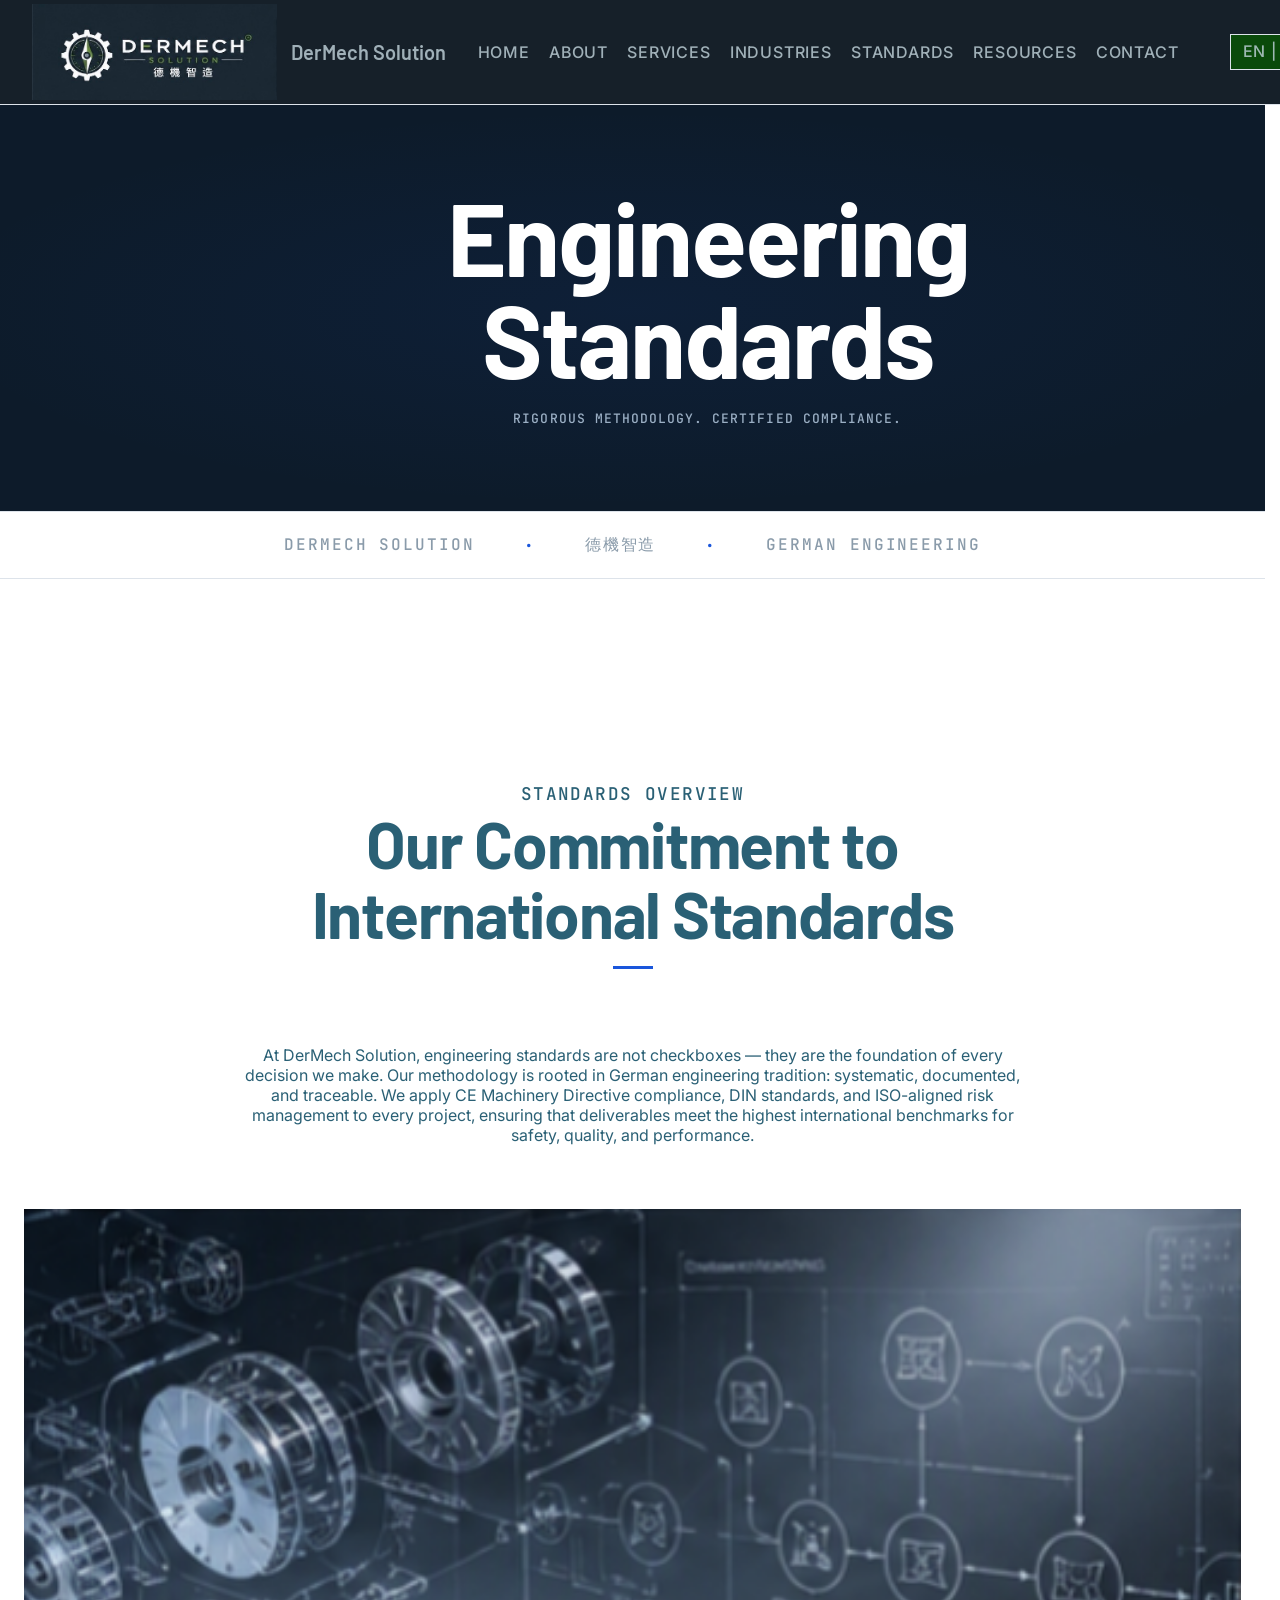
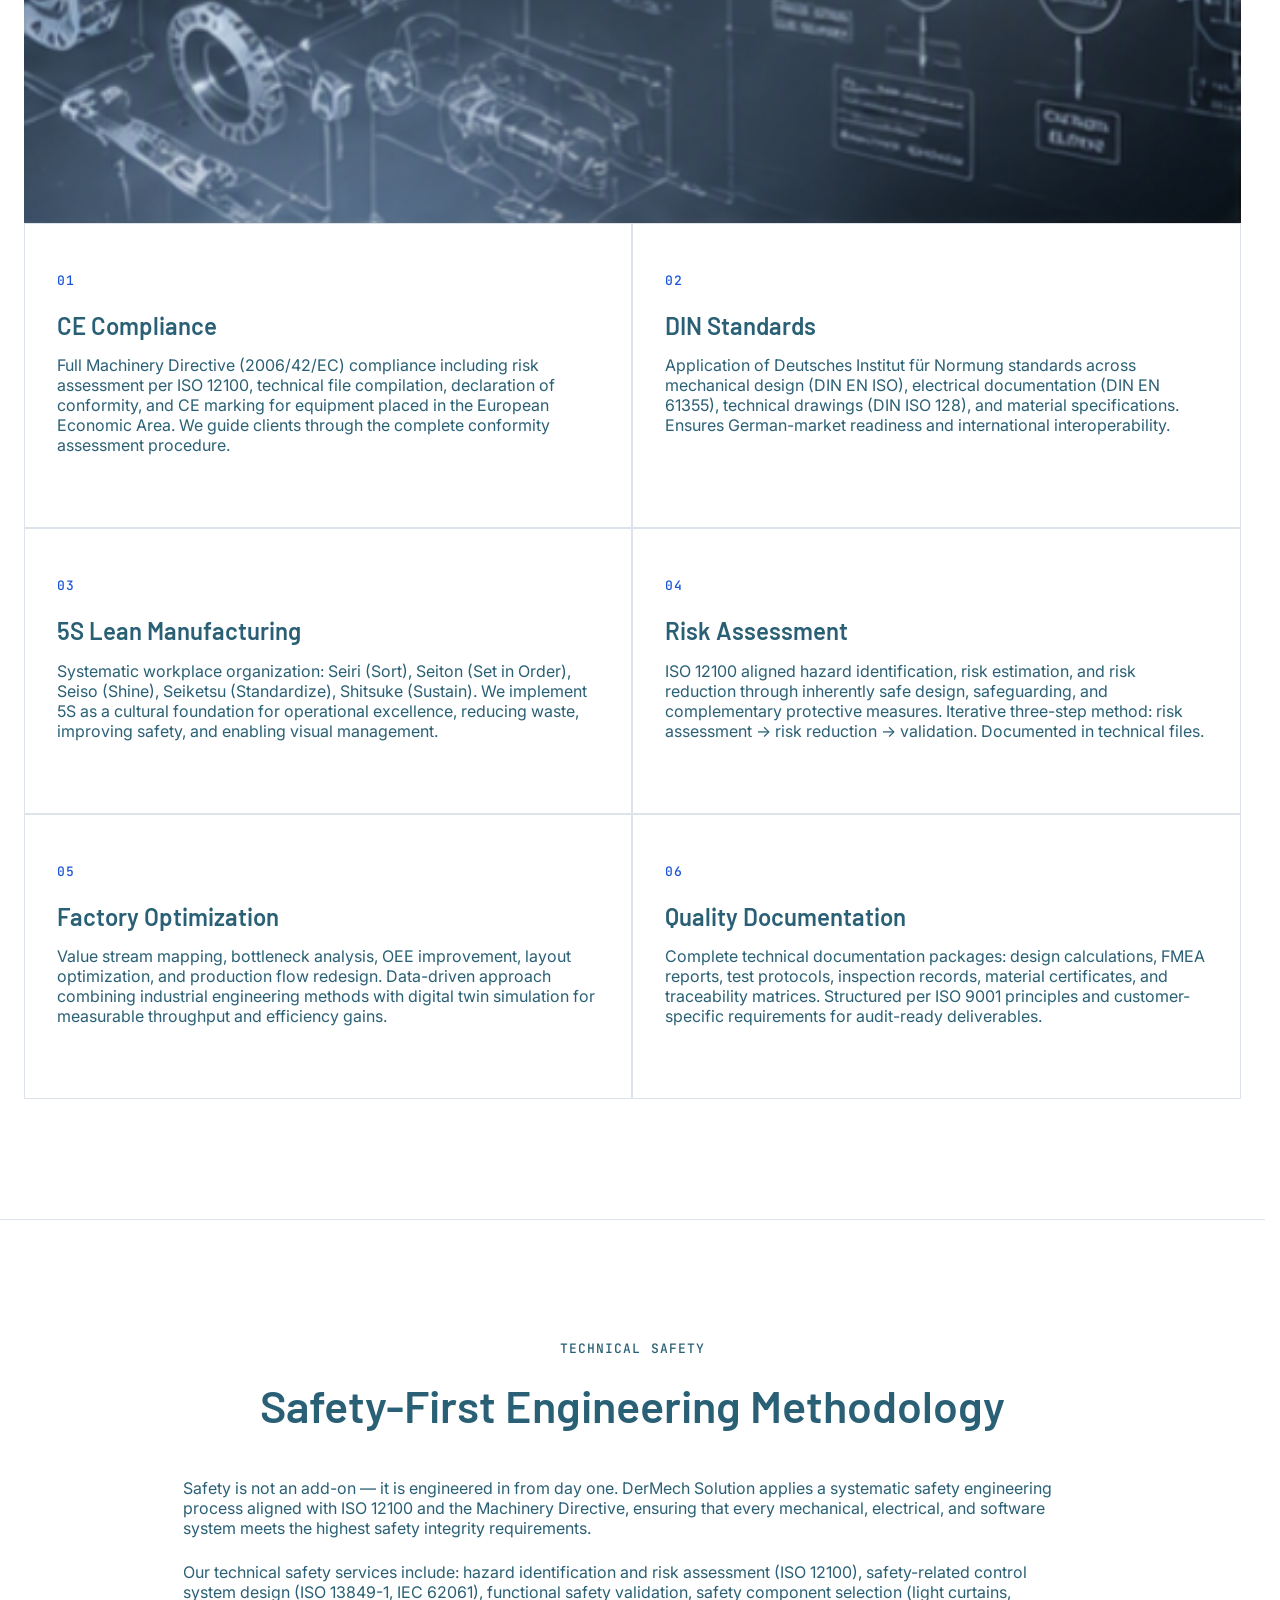
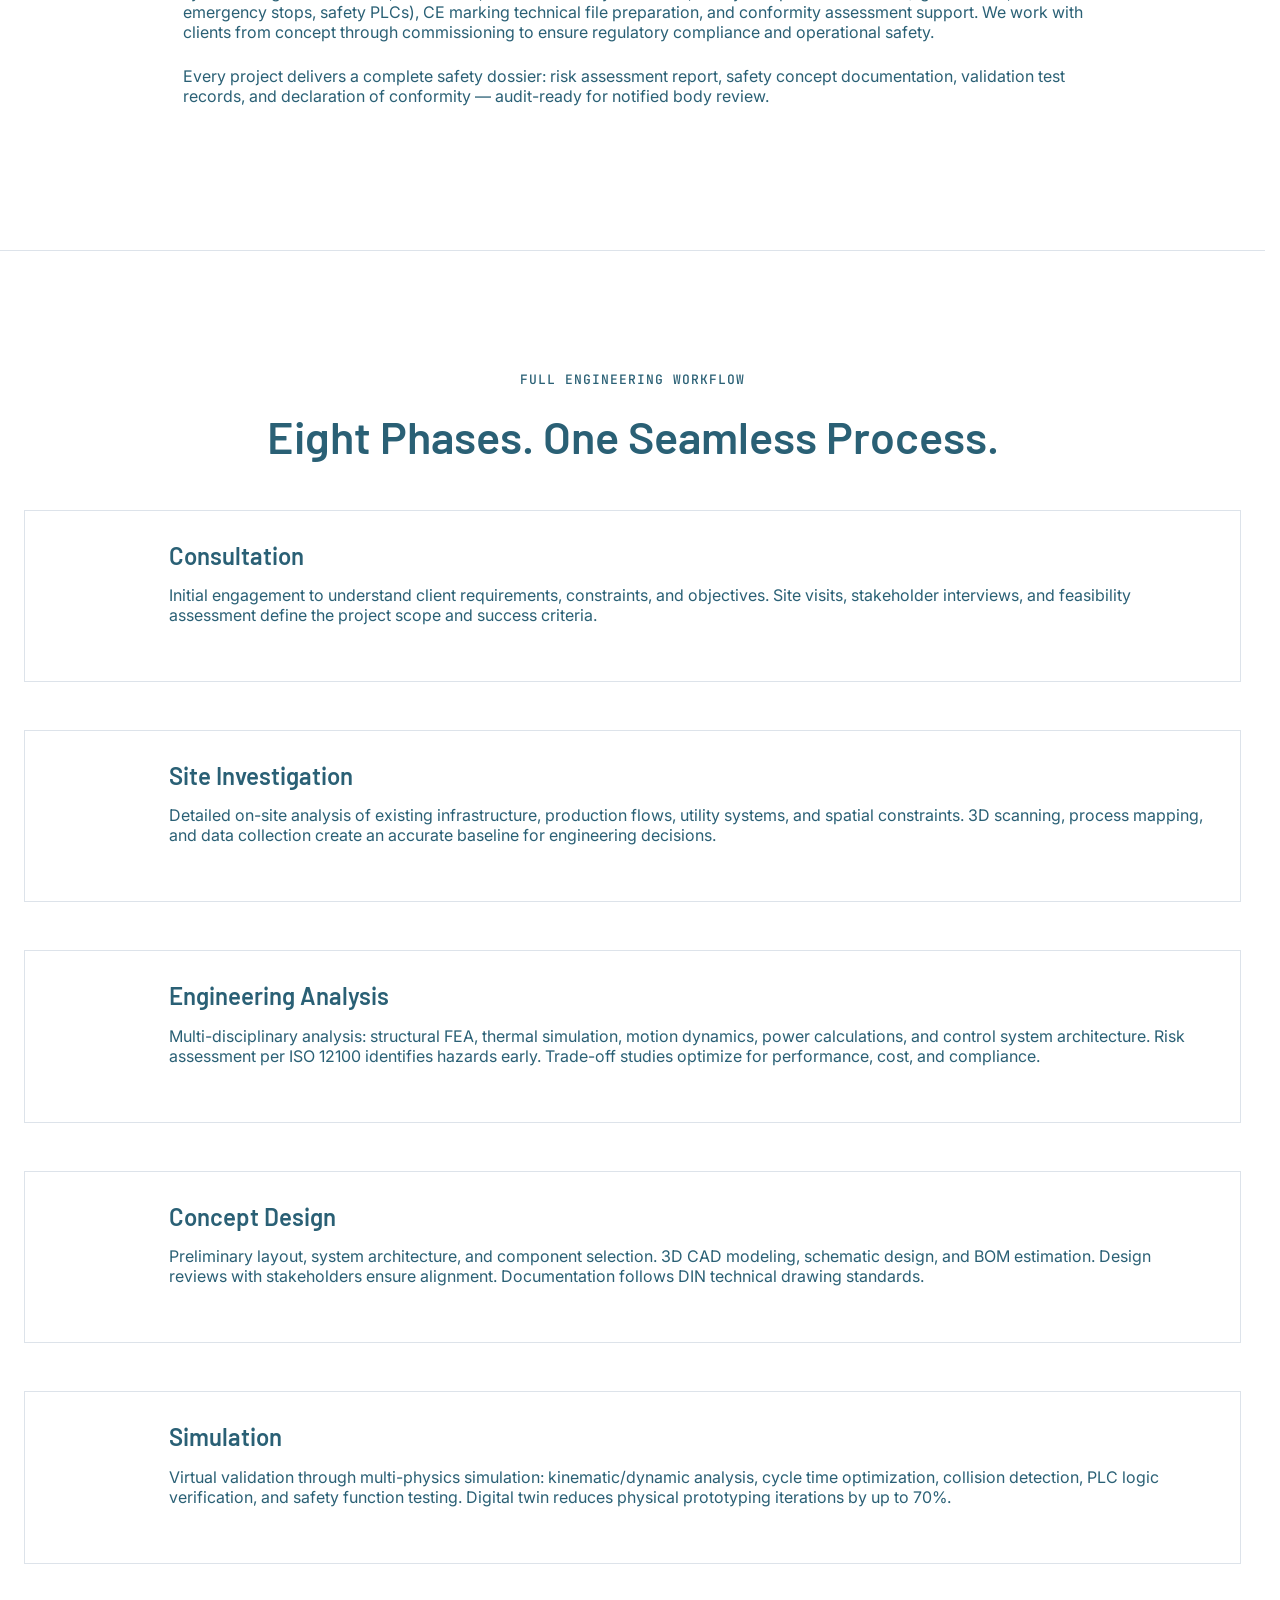
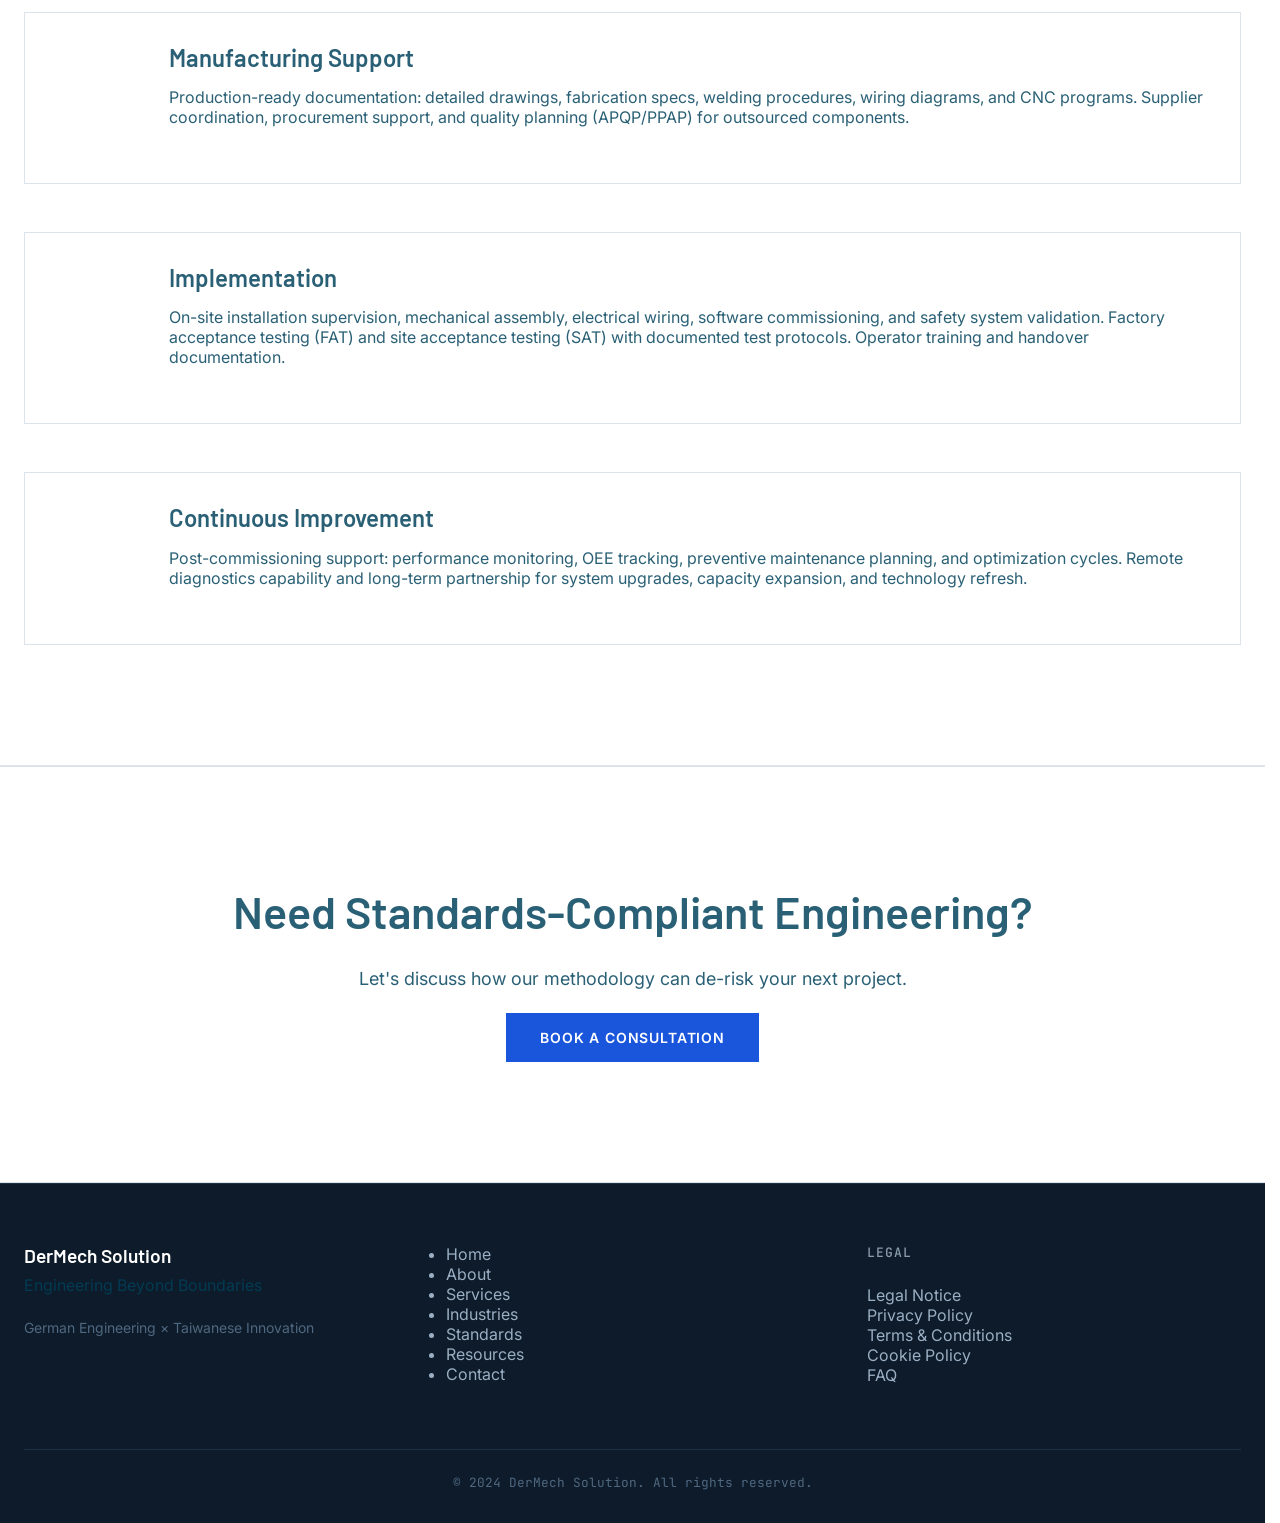
<file: standards.html>
<!DOCTYPE html>
<html lang="en">
<head>
  <meta charset="UTF-8">
  <meta name="viewport" content="width=device-width, initial-scale=1.0">

  <meta name="description" data-en="Engineering Standards & Workflow - CE Compliance, DIN Standards, 5S Lean Manufacturing, Risk Assessment, Factory Optimization, Quality Documentation" data-de="Engineering-Standards & Workflow - CE-Konformität, DIN-Normen, 5S Lean Production, Risikobewertung, Fabrikoptimierung, Qualitätsdokumentation" data-zh="工程標準體系 - CE 合規、DIN 標準、5S 精益生產、風險評估、工廠優化、品質文件">
  <title data-en="Engineering Standards | DerMech Solution" data-de="Engineering-Standards | DerMech Solution" data-zh="工程標準體系 | 德機智造">Engineering Standards | DerMech Solution</title>
  
  <!-- Google Fonts -->
  <link rel="preconnect" href="https://fonts.googleapis.com">
  <link rel="preconnect" href="https://fonts.gstatic.com" crossorigin>
  <link href="https://fonts.googleapis.com/css2?family=Barlow:wght@300;400;600;700&family=Inter:wght@400;500;600&family=JetBrains+Mono:wght@400;500&display=swap" rel="stylesheet">
  
  <!-- CSS -->
  <link rel="stylesheet" href="assets/css/style.css?v=20260627">
</head>
<body>

  <!-- ============================================
       NAVIGATION
       ============================================ -->
  <nav class="navbar">
    <div class="nav-container">

      <a href="index.html" class="nav-brand">
        <img src="assets/img/0A824CF5-811C-43F0-B132-735D2DDA64D2.jpg" alt="DerMech Solution Logo" class="nav-logo">
        <span class="nav-brand-text" data-en="DerMech Solution" data-de="DerMech Solution" data-zh="德機智造">DerMech Solution</span>
      </a>

      <ul class="nav-links">
        <li><a href="index.html" data-en="Home" data-de="Startseite" data-zh="首頁">Home</a></li>
        <li><a href="about.html" data-en="About" data-de="Über uns" data-zh="關於我們">About</a></li>
        <li><a href="services.html" data-en="Services" data-de="Leistungen" data-zh="服務項目">Services</a></li>
        <li><a href="industries.html" data-en="Industries" data-de="Branchen" data-zh="服務產業">Industries</a></li>
        <li><a href="standards.html" data-en="Standards" data-de="Standards" data-zh="工程標準">Standards</a></li>
        <li><a href="resources.html" data-en="Resources" data-de="Ressourcen" data-zh="資源中心">Resources</a></li>
        <li><a href="contact.html" data-en="Contact" data-de="Kontakt" data-zh="聯絡我們">Contact</a></li>
        <li class="nav-lang-mobile">
          <button id="langToggleMobile" class="btn-lang btn-lang-mobile">EN | DE | 中</button>
        </li>
      </ul>

      <div class="nav-right">
        <button class="lang-toggle btn-lang btn-lang-desktop" id="langToggle">EN | DE | 中</button>
        <button id="navHamburger" class="nav-hamburger" aria-label="Toggle navigation" aria-expanded="false">
          <span></span>
          <span></span>
          <span></span>
        </button>
      </div>

    </div>
  </nav>

  <!-- ============================================
       SECTION 1: PAGE HERO
       ============================================ -->
  <section class="hero hero-subpage section-dark">
    <div class="hero-bg">
      <img src="data:image/svg+xml,%3Csvg xmlns='http://www.w3.org/2000/svg' width='1920' height='1080' viewBox='0 0 1920 1080'%3E%3Crect fill='%230D0D0D' width='1920' height='1080'/%3E%3C/svg%3E" alt="Technical documentation and standards" style="background: var(--color-surface-2);">
    </div>
    <div class="blueprint-grid"></div>
    <div class="hero-overlay"></div>
    <div class="hero-content reveal">
      <h1 data-en="Engineering Standards" data-de="Engineering-Standards" data-zh="工程標準體系">Engineering Standards</h1>
      <p class="caption" style="margin-top: 1rem;" data-en="Rigorous Methodology. Certified Compliance." data-de="Strenge Methodik. Zertifizierte Compliance." data-zh="嚴謹方法論。認證合規。">Rigorous Methodology. Certified Compliance.</p>
    </div>
  </section>

  <!-- Brand Ticker -->
  <div class="brand-ticker section-offwhite">
    <div class="ticker-content">
      <span>DerMech Solution</span>
      <span class="ticker-separator">·</span>
      <span>德機智造</span>
      <span class="ticker-separator">·</span>
      <span>German Engineering</span>
    </div>
  </div>

  <!-- ============================================
       SECTION 2: STANDARDS OVERVIEW
       ============================================ -->
  <section class="section section-light reveal">
    <div class="container">
      <div class="section-header">
        <p class="caption" data-en="STANDARDS OVERVIEW" data-de="STANDARDS-ÜBERBLICK" data-zh="標準總覽">STANDARDS OVERVIEW</p>
        <h2 data-en="Our Commitment to International Standards" data-de="Unser Commitment zu internationalen Standards" data-zh="我們對國際標準的承諾">Our Commitment to International Standards</h2>
      </div>
      <div style="max-width: 800px; margin: 0 auto 4rem; text-align: center;">
        <p data-en="At DerMech Solution, engineering standards are not checkboxes — they are the foundation of every decision we make. Our methodology is rooted in German engineering tradition: systematic, documented, and traceable. We apply CE Machinery Directive compliance, DIN standards, and ISO-aligned risk management to every project, ensuring that deliverables meet the highest international benchmarks for safety, quality, and performance." data-de="Bei DerMech Solution sind Engineering-Standards keine Checkboxen — sie sind die Grundlage jeder Entscheidung, die wir treffen. Unsere Methodik ist in der deutschen Ingenieurstradition verwurzelt: systematisch, dokumentiert und nachvollziehbar. Wir wenden CE-Maschinenrichtlinien-Compliance, DIN-Normen und ISO-alignedes Risikomanagement auf jedes Projekt an und stellen sicher, dass Lieferungen die höchsten internationalen Benchmarks für Sicherheit, Qualität und Leistung erfüllen." data-zh="在德機智造，工程標準不是核打勾的項目 — 它們是我們每個決策的基石。我們的方法論植根於德國工程傳統：系統化、文件化、可追溯。我們在每個專案中應用 CE 機械指令合規、DIN 標準與 ISO 對齊的風險管理，確保交付成果符合安全、品質與性能的最高國際標準。">At DerMech Solution, engineering standards are not checkboxes — they are the foundation of every decision we make. Our methodology is rooted in German engineering tradition: systematic, documented, and traceable. We apply CE Machinery Directive compliance, DIN standards, and ISO-aligned risk management to every project, ensuring that deliverables meet the highest international benchmarks for safety, quality, and performance.</p>
      </div>
      <img src="assets/img/technical-blueprint.jpg" alt="Technical engineering blueprint" class="section-img">
      
      <div style="display: grid; grid-template-columns: repeat(2, 1fr); gap: 1px; background: var(--color-border); border: 1px solid var(--color-border);">
        <!-- Standard 1: CE Compliance -->
        <article style="background: var(--color-bg); padding: 3rem 2rem; border-right: 1px solid var(--color-border); border-bottom: 1px solid var(--color-border);">
          <p class="caption mono" style="color: var(--color-accent);" data-en="01" data-de="01" data-zh="01">01</p>
          <h3 style="margin: 1rem 0;" data-en="CE Compliance" data-de="CE-Konformität" data-zh="CE 合規">CE Compliance</h3>
          <p data-en="Full Machinery Directive (2006/42/EC) compliance including risk assessment per ISO 12100, technical file compilation, declaration of conformity, and CE marking for equipment placed in the European Economic Area. We guide clients through the complete conformity assessment procedure." data-de="Vollständige Konformität mit der Maschinenrichtlinie (2006/42/EC) einschließlich Risikobewertung gemäß ISO 12100, Erstellung der technischen Akte, Konformitätserklärung und CE-Kennzeichnung für Geräte im Europäischen Wirtschaftsraum. Wir begleiten Kunden durch das gesamte Konformitätsbewertungsverfahren." data-zh="完整符合機械指令 (2006/42/EC)，包含依據 ISO 12100 的風險評估、技術檔案編製、符合性聲明與 CE 標誌，適用於進入歐洲經濟區的設備。我們引導客戶完成完整的合規評估程序。">Full Machinery Directive (2006/42/EC) compliance including risk assessment per ISO 12100, technical file compilation, declaration of conformity, and CE marking for equipment placed in the European Economic Area. We guide clients through the complete conformity assessment procedure.</p>
        </article>
        
        <!-- Standard 2: DIN Standards -->
        <article style="background: var(--color-bg); padding: 3rem 2rem; border-bottom: 1px solid var(--color-border);">
          <p class="caption mono" style="color: var(--color-accent);" data-en="02" data-de="02" data-zh="02">02</p>
          <h3 style="margin: 1rem 0;" data-en="DIN Standards" data-de="DIN-Normen" data-zh="DIN 標準">DIN Standards</h3>
          <p data-en="Application of Deutsches Institut für Normung standards across mechanical design (DIN EN ISO), electrical documentation (DIN EN 61355), technical drawings (DIN ISO 128), and material specifications. Ensures German-market readiness and international interoperability." data-de="Anwendung der Normen des Deutschen Instituts für Normung im Maschinenbau (DIN EN ISO), in der Elektrodokumentation (DIN EN 61355), bei technischen Zeichnungen (DIN ISO 128) und Materialspezifikationen. Sicherstellt German-Market-Readiness und internationale Interoperabilität." data-zh="應用德國標準化學會標準於機械設計 (DIN EN ISO)、電氣文件 (DIN EN 61355)、技術製圖 (DIN ISO 128) 與材料規格。確保德國市場就緒與國際互通性。">Application of Deutsches Institut für Normung standards across mechanical design (DIN EN ISO), electrical documentation (DIN EN 61355), technical drawings (DIN ISO 128), and material specifications. Ensures German-market readiness and international interoperability.</p>
        </article>
        
        <!-- Standard 3: 5S Manufacturing -->
        <article style="background: var(--color-bg); padding: 3rem 2rem; border-right: 1px solid var(--color-border); border-bottom: 1px solid var(--color-border);">
          <p class="caption mono" style="color: var(--color-accent);" data-en="03" data-de="03" data-zh="03">03</p>
          <h3 style="margin: 1rem 0;" data-en="5S Lean Manufacturing" data-de="5S Lean Production" data-zh="5S 精益生產">5S Lean Manufacturing</h3>
          <p data-en="Systematic workplace organization: Seiri (Sort), Seiton (Set in Order), Seiso (Shine), Seiketsu (Standardize), Shitsuke (Sustain). We implement 5S as a cultural foundation for operational excellence, reducing waste, improving safety, and enabling visual management." data-de="Systematische Arbeitsplatzorganisation: Seiri (Sortieren), Seiton (Ordnungsgemäß anordnen), Seiso (Säubern), Seiketsu (Standardisieren), Shitsuke (Einhalten). Wir implementieren 5S als kulturelle Grundlage für betriebliche Exzellenz, reduzieren Verschwendung, verbessern Sicherheit und ermöglichen visuelles Management." data-zh="系統性工作場所組織：整理、整頓、清潔、標準化、素養。我們將 5S 作為營運卓越的文化基礎，減少浪費、提升安全並實現可視化管理。">Systematic workplace organization: Seiri (Sort), Seiton (Set in Order), Seiso (Shine), Seiketsu (Standardize), Shitsuke (Sustain). We implement 5S as a cultural foundation for operational excellence, reducing waste, improving safety, and enabling visual management.</p>
        </article>
        
        <!-- Standard 4: Risk Assessment -->
        <article style="background: var(--color-bg); padding: 3rem 2rem; border-bottom: 1px solid var(--color-border);">
          <p class="caption mono" style="color: var(--color-accent);" data-en="04" data-de="04" data-zh="04">04</p>
          <h3 style="margin: 1rem 0;" data-en="Risk Assessment" data-de="Risikobewertung" data-zh="風險評估">Risk Assessment</h3>
          <p data-en="ISO 12100 aligned hazard identification, risk estimation, and risk reduction through inherently safe design, safeguarding, and complementary protective measures. Iterative three-step method: risk assessment → risk reduction → validation. Documented in technical files." data-de="ISO-12100-konforme Gefährdungsidentifikation, Risikoschätzung und Risikominderung durch inhärent sicheres Design, Schutzmaßnahmen und komplementäre Schutzmaßnahmen. Iterative Dreischritt-Methode: Risikobewertung → Risikominderung → Validierung. Dokumentiert in technischen Akten." data-zh="符合 ISO 12100 的危害識別、風險估算與風險降低，透過本質安全設計、防護措施與互補防護措施。迭代三步驟法：風險評估 → 風險降低 → 驗證。記錄於技術檔案中。">ISO 12100 aligned hazard identification, risk estimation, and risk reduction through inherently safe design, safeguarding, and complementary protective measures. Iterative three-step method: risk assessment → risk reduction → validation. Documented in technical files.</p>
        </article>
        
        <!-- Standard 5: Factory Optimization -->
        <article style="background: var(--color-bg); padding: 3rem 2rem; border-right: 1px solid var(--color-border);">
          <p class="caption mono" style="color: var(--color-accent);" data-en="05" data-de="05" data-zh="05">05</p>
          <h3 style="margin: 1rem 0;" data-en="Factory Optimization" data-de="Fabrikoptimierung" data-zh="工廠優化">Factory Optimization</h3>
          <p data-en="Value stream mapping, bottleneck analysis, OEE improvement, layout optimization, and production flow redesign. Data-driven approach combining industrial engineering methods with digital twin simulation for measurable throughput and efficiency gains." data-de="Value-Stream-Mapping, Engpassanalyse, OEE-Verbesserung, Layoutoptimierung und Produktionsfluss-Redesign. Datengetriebener Ansatz, der industrielle Engineering-Methoden mit Digital-Twin-Simulation für messbare Durchsatz- und Effizienzsteigerungen kombiniert." data-zh="價值流分析、瓶頸分析、OEE 提升、佈局優化與生產流程重設計。結合工業工程方法與數位雙胞胎模擬的數據驅動方法，實現可衡量的產能與效率增益。">Value stream mapping, bottleneck analysis, OEE improvement, layout optimization, and production flow redesign. Data-driven approach combining industrial engineering methods with digital twin simulation for measurable throughput and efficiency gains.</p>
        </article>
        
        <!-- Standard 6: Quality Documentation -->
        <article style="background: var(--color-bg); padding: 3rem 2rem;">
          <p class="caption mono" style="color: var(--color-accent);" data-en="06" data-de="06" data-zh="06">06</p>
          <h3 style="margin: 1rem 0;" data-en="Quality Documentation" data-de="Qualitätsdokumentation" data-zh="品質文件">Quality Documentation</h3>
          <p data-en="Complete technical documentation packages: design calculations, FMEA reports, test protocols, inspection records, material certificates, and traceability matrices. Structured per ISO 9001 principles and customer-specific requirements for audit-ready deliverables." data-de="Vollständige technische Dokumentationspakete: Designberechnungen, FMEA-Berichte, Testprotokolle, Inspektionsaufzeichnungen, Materialzertifikate und Rückverfolgbarkeitsmatrizen. Strukturiert nach ISO-9001-Prinzipien und kundenspezifischen Anforderungen für auditfertige Lieferungen." data-zh="完整技術文件套件：設計計算、FMEA 報告、測試規範、檢驗記錄、材料證書與追溯矩陣。依據 ISO 9001 原則與客戶特定要求結構化，交付可稽核成果。">Complete technical documentation packages: design calculations, FMEA reports, test protocols, inspection records, material certificates, and traceability matrices. Structured per ISO 9001 principles and customer-specific requirements for audit-ready deliverables.</p>
        </article>
      </div>
    </div>
  </section>

  <!-- ============================================
       SECTION 3: TECHNICAL SAFETY ENGINEERING
       ============================================ -->
  <section class="section section-offwhite reveal">
    <div class="container">
      <div class="text-center" style="margin-bottom: 3rem;">
        <p class="caption" data-en="TECHNICAL SAFETY" data-de="TECHNISCHE SICHERHEIT" data-zh="技術安全">TECHNICAL SAFETY ENGINEERING</p>
        <h2 data-en="Safety-First Engineering Methodology" data-de="Sicherheits-first Engineering-Methodik" data-zh="安全優先的工程方法論">Safety-First Engineering Methodology</h2>
      </div>
      <div style="max-width: 900px; margin: 0 auto;">
        <p data-en="Safety is not an add-on — it is engineered in from day one. DerMech Solution applies a systematic safety engineering process aligned with ISO 12100 and the Machinery Directive, ensuring that every mechanical, electrical, and software system meets the highest safety integrity requirements." data-de="Sicherheit ist kein Add-on — sie wird von Tag eins an engineered. DerMech Solution wendet einen systematischen Sicherheitsengineering-Prozess an, der mit ISO 12100 und der Maschinenrichtlinie abgestimmt ist und sichert, dass jedes mechanische, elektrische und Softwaresystem die höchsten Sicherheitsintegritätsanforderungen erfüllt." data-zh="安全不是附加項目 — 它從第一天就被工程化。德機智造應用符合 ISO 12100 與機械指令的系統性安全工程流程，確保每個機械、電氣與軟體系統滿足最高安全完整性要求。">Safety is not an add-on — it is engineered in from day one. DerMech Solution applies a systematic safety engineering process aligned with ISO 12100 and the Machinery Directive, ensuring that every mechanical, electrical, and software system meets the highest safety integrity requirements.</p>
        <p style="margin-top: 1.5rem;" data-en="Our technical safety services include: hazard identification and risk assessment (ISO 12100), safety-related control system design (ISO 13849-1, IEC 62061), functional safety validation, safety component selection (light curtains, emergency stops, safety PLCs), CE marking technical file preparation, and conformity assessment support. We work with clients from concept through commissioning to ensure regulatory compliance and operational safety." data-de="Zu unseren technischen Sicherheitsdienstleistungen gehören: Gefährdungsidentifikation und Risikobewertung (ISO 12100), Design sicherheitsbezogener Steuerungssysteme (ISO 13849-1, IEC 62061), funktionale Sicherheitsvalidierung, Sicherheitskomponentenauswahl (Lichtvorhänge, Not-Aus, Sichere SPS), CE-Kennzeichnung technische Aktenvorbereitung und Konformitätsbewertungsunterstützung. Wir begleiten unsere Kunden vom Konzept bis zur Inbetriebnahme, um regulatorische Compliance und Betriebssicherheit zu gewährleisten." data-zh="我們的技術安全服務包含：危害識別與風險評估 (ISO 12100)、安全相關控制系統設計 (ISO 13849-1, IEC 62061)、功能安全驗證、安全元件選型 (光幕、急停、安全 PLC)、CE 標誌技術檔案編製與合規評估支援。我們從概念到調試全程協助客戶，確保法規合規與營運安全。">Our technical safety services include: hazard identification and risk assessment (ISO 12100), safety-related control system design (ISO 13849-1, IEC 62061), functional safety validation, safety component selection (light curtains, emergency stops, safety PLCs), CE marking technical file preparation, and conformity assessment support. We work with clients from concept through commissioning to ensure regulatory compliance and operational safety.</p>
        <p style="margin-top: 1.5rem;" data-en="Every project delivers a complete safety dossier: risk assessment report, safety concept documentation, validation test records, and declaration of conformity — audit-ready for notified body review." data-de="Jedes Projekt liefert ein vollständiges Sicherheitsdossier: Risikobewertungsbericht, Sicherheitskonzeptdokumentation, Validierungstestprotokolle und Konformitätserklärung — auditfertig für die Prüfung durch eine benannte Stelle." data-zh="每個專案交付完整安全檔案：風險評估報告、安全概念文件、驗證測試記錄與符合性聲明 — 可供公證機構審核的審計就緒文件。">Every project delivers a complete safety dossier: risk assessment report, safety concept documentation, validation test records, and declaration of conformity — audit-ready for notified body review.</p>
      </div>
    </div>
  </section>

  <!-- ============================================
       SECTION 4: FULL ENGINEERING WORKFLOW (EXTENDED)
       ============================================ -->
  <section class="section section-light reveal">
    <div class="container">
      <div class="text-center" style="margin-bottom: 3rem;">
        <p class="caption" data-en="FULL ENGINEERING WORKFLOW" data-de="VOLLSTÄNDIGER ENGINEERING-WORKFLOW" data-zh="完整工程工作流程">FULL ENGINEERING WORKFLOW</p>
        <h2 data-en="Eight Phases. One Seamless Process." data-de="Acht Phasen. Ein nahtloser Prozess." data-zh="八大階段。一體化流程。">Eight Phases. One Seamless Process.</h2>
      </div>
      
      <div style="display: flex; flex-direction: column; gap: 3rem;">
        <!-- Step 1 -->
        <article style="display: grid; grid-template-columns: 80px 1fr; gap: 2rem; padding: 2rem; background: var(--color-surface); border: 1px solid var(--color-border);">
          <div style="text-align: center;">
          </div>
          <div>
            <h3 style="display: flex; gap: 1rem; align-items: baseline; margin-bottom: 1rem;">
              <span data-en="Consultation" data-de="Beratung" data-zh="諮詢評估">Consultation</span>
            </h3>
            <p data-en="Initial engagement to understand client requirements, constraints, and objectives. Site visits, stakeholder interviews, and feasibility assessment define the project scope and success criteria." data-de="Erstgespräch zum Verständnis der Kundenanforderungen, Constraints und Ziele. Standortbesuche, Stakeholder-Interviews und Machbarkeitsbewertung definieren den Projektumfang und Erfolgskriterien." data-zh="初步交流以了解客戶需求、限制與目標。現場走訪、利益相關者訪談與可行性評估定義專案範圍與成功標準。">Initial engagement to understand client requirements, constraints, and objectives. Site visits, stakeholder interviews, and feasibility assessment define the project scope and success criteria.</p>
          </div>
        </article>
        
        <!-- Step 2 -->
        <article style="display: grid; grid-template-columns: 80px 1fr; gap: 2rem; padding: 2rem; background: var(--color-surface); border: 1px solid var(--color-border);">
          <div style="text-align: center;">
          </div>
          <div>
            <h3 style="display: flex; gap: 1rem; align-items: baseline; margin-bottom: 1rem;">
              <span data-en="Site Investigation" data-de="Standortanalyse" data-zh="現場勘察">Site Investigation</span>
            </h3>
            <p data-en="Detailed on-site analysis of existing infrastructure, production flows, utility systems, and spatial constraints. 3D scanning, process mapping, and data collection create an accurate baseline for engineering decisions." data-de="Detaillierte Vor-Ort-Analyse der bestehenden Infrastruktur, Produktionsflüsse, Versorgungssysteme und räumlichen Constraints. 3D-Scanning, Process-Mapping und Datenerfassung schaffen eine genaue Basis für Engineering-Entscheidungen." data-zh="詳細的現場基礎設施、生產流程、公用系統與空間限制分析。3D 掃描、製程對照與數據收集建立工程決策的精準基線。">Detailed on-site analysis of existing infrastructure, production flows, utility systems, and spatial constraints. 3D scanning, process mapping, and data collection create an accurate baseline for engineering decisions.</p>
          </div>
        </article>
        
        <!-- Step 3 -->
        <article style="display: grid; grid-template-columns: 80px 1fr; gap: 2rem; padding: 2rem; background: var(--color-surface); border: 1px solid var(--color-border);">
          <div style="text-align: center;">
          </div>
          <div>
            <h3 style="display: flex; gap: 1rem; align-items: baseline; margin-bottom: 1rem;">
              <span data-en="Engineering Analysis" data-de="Engineering-Analyse" data-zh="工程分析">Engineering Analysis</span>
            </h3>
            <p data-en="Multi-disciplinary analysis: structural FEA, thermal simulation, motion dynamics, power calculations, and control system architecture. Risk assessment per ISO 12100 identifies hazards early. Trade-off studies optimize for performance, cost, and compliance." data-de="Multi-disziplinäre Analyse: strukturelle FEA, thermische Simulation, Bewegungsdynamik, Leistungsberechnungen und Steuerungsarchitektur. Risikobewertung gemäß ISO 12100 identifiziert Gefahren frühzeitig. Trade-off-Studien optimieren für Leistung, Kosten und Compliance." data-zh="多領域分析：結構有限元素、熱模擬、運動動力學、功率計算與控制系統架構。依據 ISO 12100 的風險評估及早識別危害。權衡研究針對性能、成本與合規優化。">Multi-disciplinary analysis: structural FEA, thermal simulation, motion dynamics, power calculations, and control system architecture. Risk assessment per ISO 12100 identifies hazards early. Trade-off studies optimize for performance, cost, and compliance.</p>
          </div>
        </article>
        
        <!-- Step 4 -->
        <article style="display: grid; grid-template-columns: 80px 1fr; gap: 2rem; padding: 2rem; background: var(--color-surface); border: 1px solid var(--color-border);">
          <div style="text-align: center;">
          </div>
          <div>
            <h3 style="display: flex; gap: 1rem; align-items: baseline; margin-bottom: 1rem;">
              <span data-en="Concept Design" data-de="Konzeptdesign" data-zh="概念設計">Concept Design</span>
            </h3>
            <p data-en="Preliminary layout, system architecture, and component selection. 3D CAD modeling, schematic design, and BOM estimation. Design reviews with stakeholders ensure alignment. Documentation follows DIN technical drawing standards." data-de="Vorläufiges Layout, Systemarchitektur und Komponentenauswahl. 3D-CAD-Modellierung, Schaltplanentwurf und BOM-Schätzung. Design-Reviews mit Stakeholdern sicherstellen Alignment. Dokumentation folgt DIN-technischen Zeichenstandards." data-zh="初步佈局、系統架構與元件選型。3D CAD 建模、原理圖設計與 BOM 估算。與利益相關者設計審查確保一致性。文件遵循 DIN 技術製圖標準。">Preliminary layout, system architecture, and component selection. 3D CAD modeling, schematic design, and BOM estimation. Design reviews with stakeholders ensure alignment. Documentation follows DIN technical drawing standards.</p>
          </div>
        </article>
        
        <!-- Step 5 -->
        <article style="display: grid; grid-template-columns: 80px 1fr; gap: 2rem; padding: 2rem; background: var(--color-surface); border: 1px solid var(--color-border);">
          <div style="text-align: center;">
          </div>
          <div>
            <h3 style="display: flex; gap: 1rem; align-items: baseline; margin-bottom: 1rem;">
              <span data-en="Simulation" data-de="Simulation" data-zh="模擬驗證">Simulation</span>
            </h3>
            <p data-en="Virtual validation through multi-physics simulation: kinematic/dynamic analysis, cycle time optimization, collision detection, PLC logic verification, and safety function testing. Digital twin reduces physical prototyping iterations by up to 70%." data-de="Virtuelle Validierung durch Multi-Physik-Simulation: kinematische/dynamische Analyse, Zykluszeitoptimierung, Kollisionserkennung, PLC-Logikverifikation und Sicherheitsfunktionstest. Digitaler Zwilling reduziert physische Prototyping-Iterationen um bis zu 70%." data-zh="透過多物理場模擬進行虛擬驗證：運動學/動力學分析、週期時間優化、碰撞檢測、PLC 邏輯驗證與安全功能測試。數位雙胞胎減少高達 70% 的實體原型迭代。">Virtual validation through multi-physics simulation: kinematic/dynamic analysis, cycle time optimization, collision detection, PLC logic verification, and safety function testing. Digital twin reduces physical prototyping iterations by up to 70%.</p>
          </div>
        </article>
        
        <!-- Step 6 -->
        <article style="display: grid; grid-template-columns: 80px 1fr; gap: 2rem; padding: 2rem; background: var(--color-surface); border: 1px solid var(--color-border);">
          <div style="text-align: center;">
          </div>
          <div>
            <h3 style="display: flex; gap: 1rem; align-items: baseline; margin-bottom: 1rem;">
              <span data-en="Manufacturing Support" data-de="Fertigungsunterstützung" data-zh="製造支援">Manufacturing Support</span>
            </h3>
            <p data-en="Production-ready documentation: detailed drawings, fabrication specs, welding procedures, wiring diagrams, and CNC programs. Supplier coordination, procurement support, and quality planning (APQP/PPAP) for outsourced components." data-de="Produktionsbereite Dokumentation: detaillierte Zeichnungen, Fertigungsspezifikationen, Schweißverfahren, Verdrahtungspläne und CNC-Programme. Lieferantenkoordination, Beschaffungsunterstützung und Qualitätsplanung (APQP/PPAP) für fremdbezogene Komponenten." data-zh="量產就緒文件：詳細圖面、製造規格、焊接程序、接線圖與 CNC 程式。供應商協調、採購支援與品質規劃 (APQP/PPAP) 適用於外購元件。">Production-ready documentation: detailed drawings, fabrication specs, welding procedures, wiring diagrams, and CNC programs. Supplier coordination, procurement support, and quality planning (APQP/PPAP) for outsourced components.</p>
          </div>
        </article>
        
        <!-- Step 7 -->
        <article style="display: grid; grid-template-columns: 80px 1fr; gap: 2rem; padding: 2rem; background: var(--color-surface); border: 1px solid var(--color-border);">
          <div style="text-align: center;">
          </div>
          <div>
            <h3 style="display: flex; gap: 1rem; align-items: baseline; margin-bottom: 1rem;">
              <span data-en="Implementation" data-de="Implementierung" data-zh="實施落地">Implementation</span>
            </h3>
            <p data-en="On-site installation supervision, mechanical assembly, electrical wiring, software commissioning, and safety system validation. Factory acceptance testing (FAT) and site acceptance testing (SAT) with documented test protocols. Operator training and handover documentation." data-de="On-Site-Installationsüberwachung, mechanische Montage, elektrische Verdrahtung, Software-Inbetriebnahme und Sicherheitsystemvalidierung. Factory Acceptance Testing (FAT) und Site Acceptance Testing (SAT) mit dokumentierten Testprotokollen. Operator-Schulung und Übergabedokumentation." data-zh="現場安裝監督、機械組裝、電氣佈線、軟體調試與安全系統驗證。工廠驗收測試 (FAT) 與現場驗收測試 (SAT) 附帶文件化測試規範。操作員培訓與交接文件。">On-site installation supervision, mechanical assembly, electrical wiring, software commissioning, and safety system validation. Factory acceptance testing (FAT) and site acceptance testing (SAT) with documented test protocols. Operator training and handover documentation.</p>
          </div>
        </article>
        
        <!-- Step 8 -->
        <article style="display: grid; grid-template-columns: 80px 1fr; gap: 2rem; padding: 2rem; background: var(--color-surface); border: 1px solid var(--color-border);">
          <div style="text-align: center;">
          </div>
          <div>
            <h3 style="display: flex; gap: 1rem; align-items: baseline; margin-bottom: 1rem;">
              <span data-en="Continuous Improvement" data-de="Kontinuierliche Verbesserung" data-zh="持續改善">Continuous Improvement</span>
            </h3>
            <p data-en="Post-commissioning support: performance monitoring, OEE tracking, preventive maintenance planning, and optimization cycles. Remote diagnostics capability and long-term partnership for system upgrades, capacity expansion, and technology refresh." data-de="Post-Inbetriebnahme-Support: Leistungsmonitoring, OEE-Tracking, präventive Wartungsplanung und Optimierungszyklen. Remote-Diagnosefähigkeit und langfristige Partnerschaft für System-Upgrades, Kapazitätserweiterung und Technologie-Refresh." data-zh="投產後支援：性能監控、OEE 追蹤、預防性維護規劃與優化循環。遠端診斷能力與長期合作關係，支援系統升級、產能擴充與技術更新。">Post-commissioning support: performance monitoring, OEE tracking, preventive maintenance planning, and optimization cycles. Remote diagnostics capability and long-term partnership for system upgrades, capacity expansion, and technology refresh.</p>
          </div>
        </article>
      </div>
    </div>
  </section>

  <!-- ============================================
       CTA BANNER
       ============================================ -->
  <section class="section reveal" style="background: var(--color-bg); border-top: 1px solid var(--color-border); border-bottom: 1px solid var(--color-border); text-align: center;">
    <div class="container">
      <h2 data-en="Need Standards-Compliant Engineering?" data-de="Benötigen Sie Standards-konformes Engineering?" data-zh="需要符合標準的工程解決方案？">Need Standards-Compliant Engineering?</h2>
      <p style="margin: 1.5rem 0; font-size: 1.125rem;" data-en="Let's discuss how our methodology can de-risk your next project." data-de="Lassen Sie uns besprechen, wie unsere Methodik Ihr nächstes Projekt risikoärmer machen kann." data-zh="讓我們探討我們的方法論如何為您的下一個專案降低風險。">Let's discuss how our methodology can de-risk your next project.</p>
      <a href="contact.html" class="btn btn-primary" data-en="Book a Consultation" data-de="Beratung buchen" data-zh="預約諮詢">Book a Consultation</a>
    </div>
  </section>

  <!-- ============================================
       FOOTER
       ============================================ -->
  <footer>
    <div class="container">
      <div class="footer-grid">
        <div>
          <p class="footer-brand" data-en="DerMech Solution" data-de="DerMech Solution" data-zh="德機智造">DerMech Solution</p>
          <p data-en="Engineering Beyond Boundaries" data-de="Ingenieurskunst ohne Grenzen" data-zh="超越邊界的工程力量">Engineering Beyond Boundaries</p>
          <p class="footer-tagline" data-en="German Engineering × Taiwanese Innovation" data-de="Deutsche Ingenieurskunst × Taiwanesische Innovation" data-zh="德國工程 × 台灣創新">German Engineering × Taiwanese Innovation</p>
        </div>
        <nav>
          <ul class="footer-links">
            <li><a href="index.html" data-en="Home" data-de="Startseite" data-zh="首頁">Home</a></li>
            <li><a href="about.html" data-en="About" data-de="Über uns" data-zh="關於">About</a></li>
            <li><a href="services.html" data-en="Services" data-de="Leistungen" data-zh="服務">Services</a></li>
            <li><a href="industries.html" data-en="Industries" data-de="Branchen" data-zh="產業">Industries</a></li>
            <li><a href="standards.html" data-en="Standards" data-de="Standards" data-zh="標準">Standards</a></li>
            <li><a href="resources.html" data-en="Resources" data-de="Ressourcen" data-zh="資源中心">Resources</a></li>
            <li><a href="contact.html" data-en="Contact" data-de="Kontakt" data-zh="聯繫">Contact</a></li>
          </ul>
        </nav>
        <div>
          <p class="caption" data-en="LEGAL" data-de="RECHTLICHES" data-zh="法律">LEGAL</p>
          <ul style="list-style: none; margin-top: 1rem;">
            <li><a href="legal.html" data-en="Legal Notice" data-de="Impressum" data-zh="法律聲明">Legal Notice</a></li>
            <li><a href="privacy.html" data-en="Privacy Policy" data-de="Datenschutz" data-zh="隱私權政策">Privacy Policy</a></li>
            <li><a href="terms.html" data-en="Terms & Conditions" data-de="AGB" data-zh="條款與條件">Terms & Conditions</a></li>
            <li><a href="cookies.html" data-en="Cookie Policy" data-de="Cookie-Richtlinie" data-zh="Cookie 政策">Cookie Policy</a></li>
            <li><a href="faq.html" data-en="FAQ" data-de="FAQ" data-zh="常見問題">FAQ</a></li>
          </ul>
        </div>
      </div>
      <div class="copyright" data-en="© 2024 DerMech Solution. All rights reserved." data-de="© 2024 DerMech Solution. Alle Rechte vorbehalten." data-zh="© 2024 德機智造 版權所有">© 2024 DerMech Solution. All rights reserved.</div>
    </div>
  </footer>

  <!-- JS -->
  <script src="assets/js/main.js"></script>
</body>
</html>
</file>
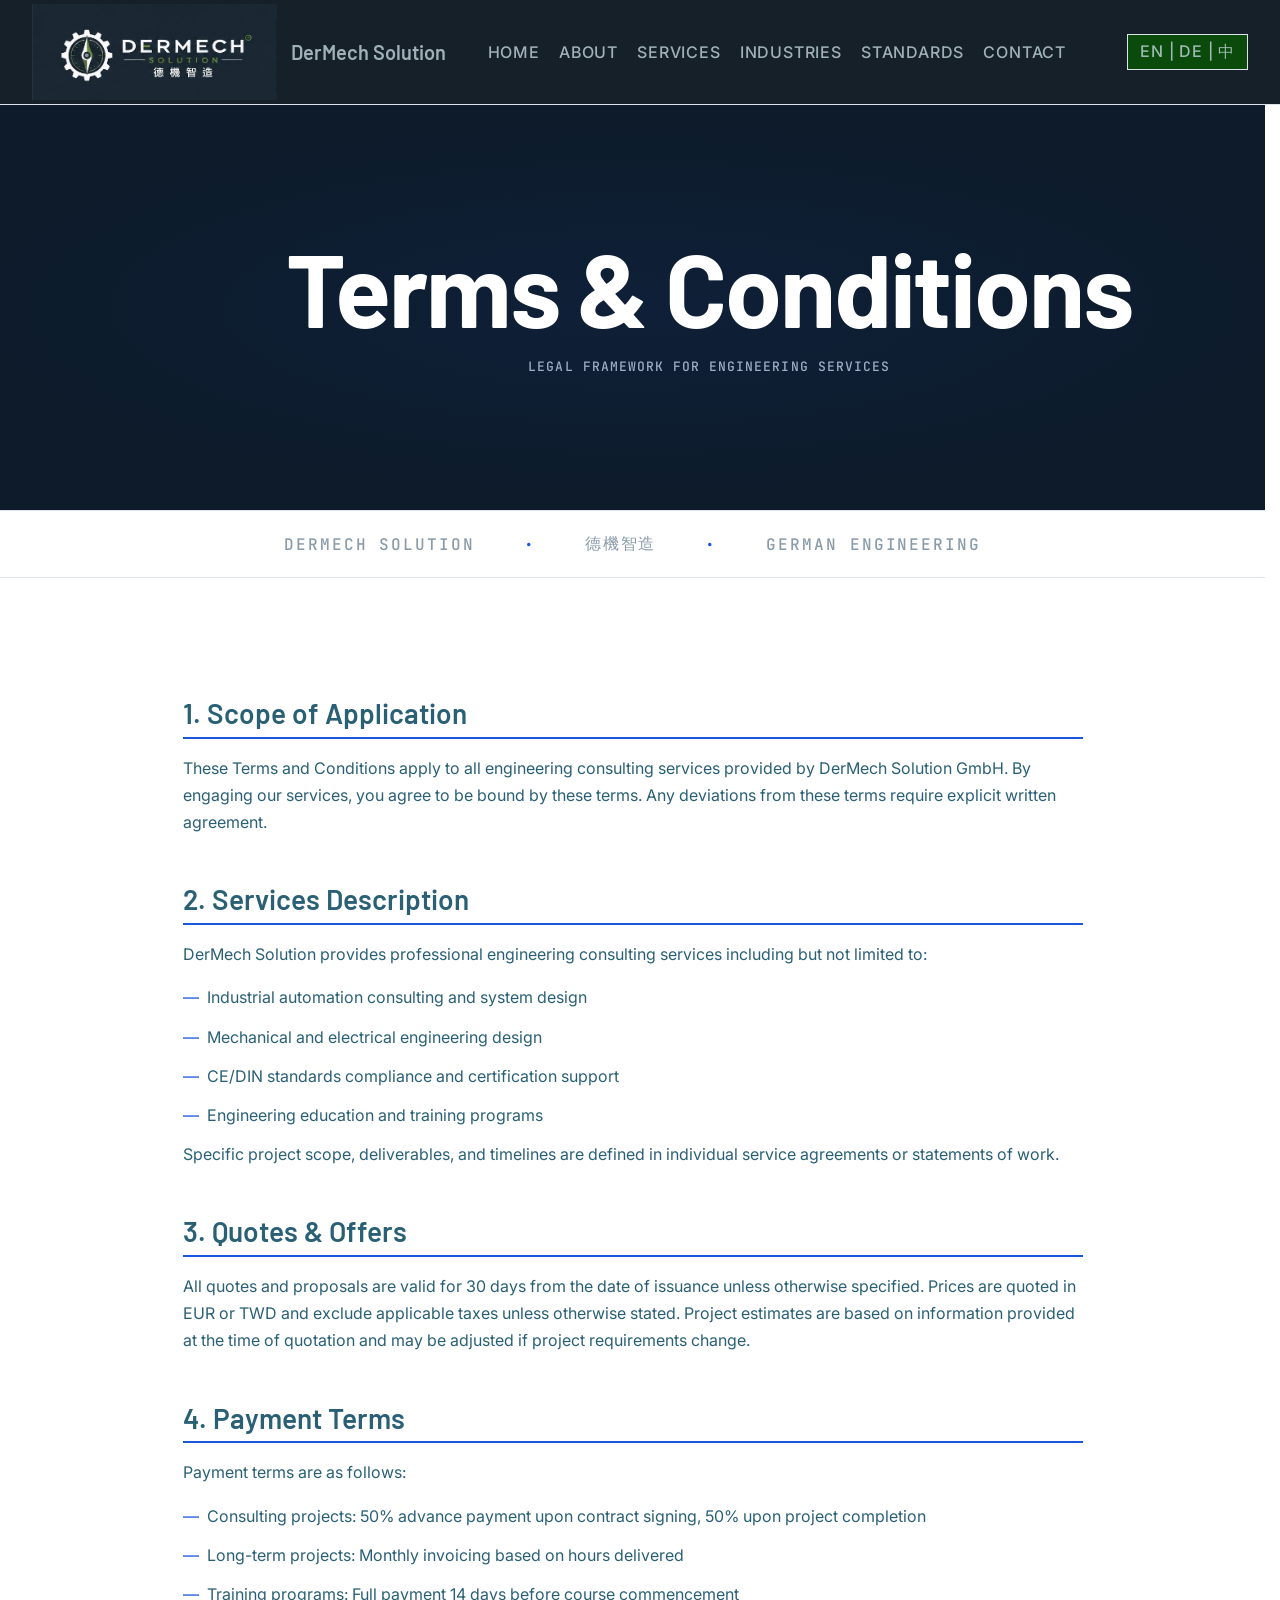
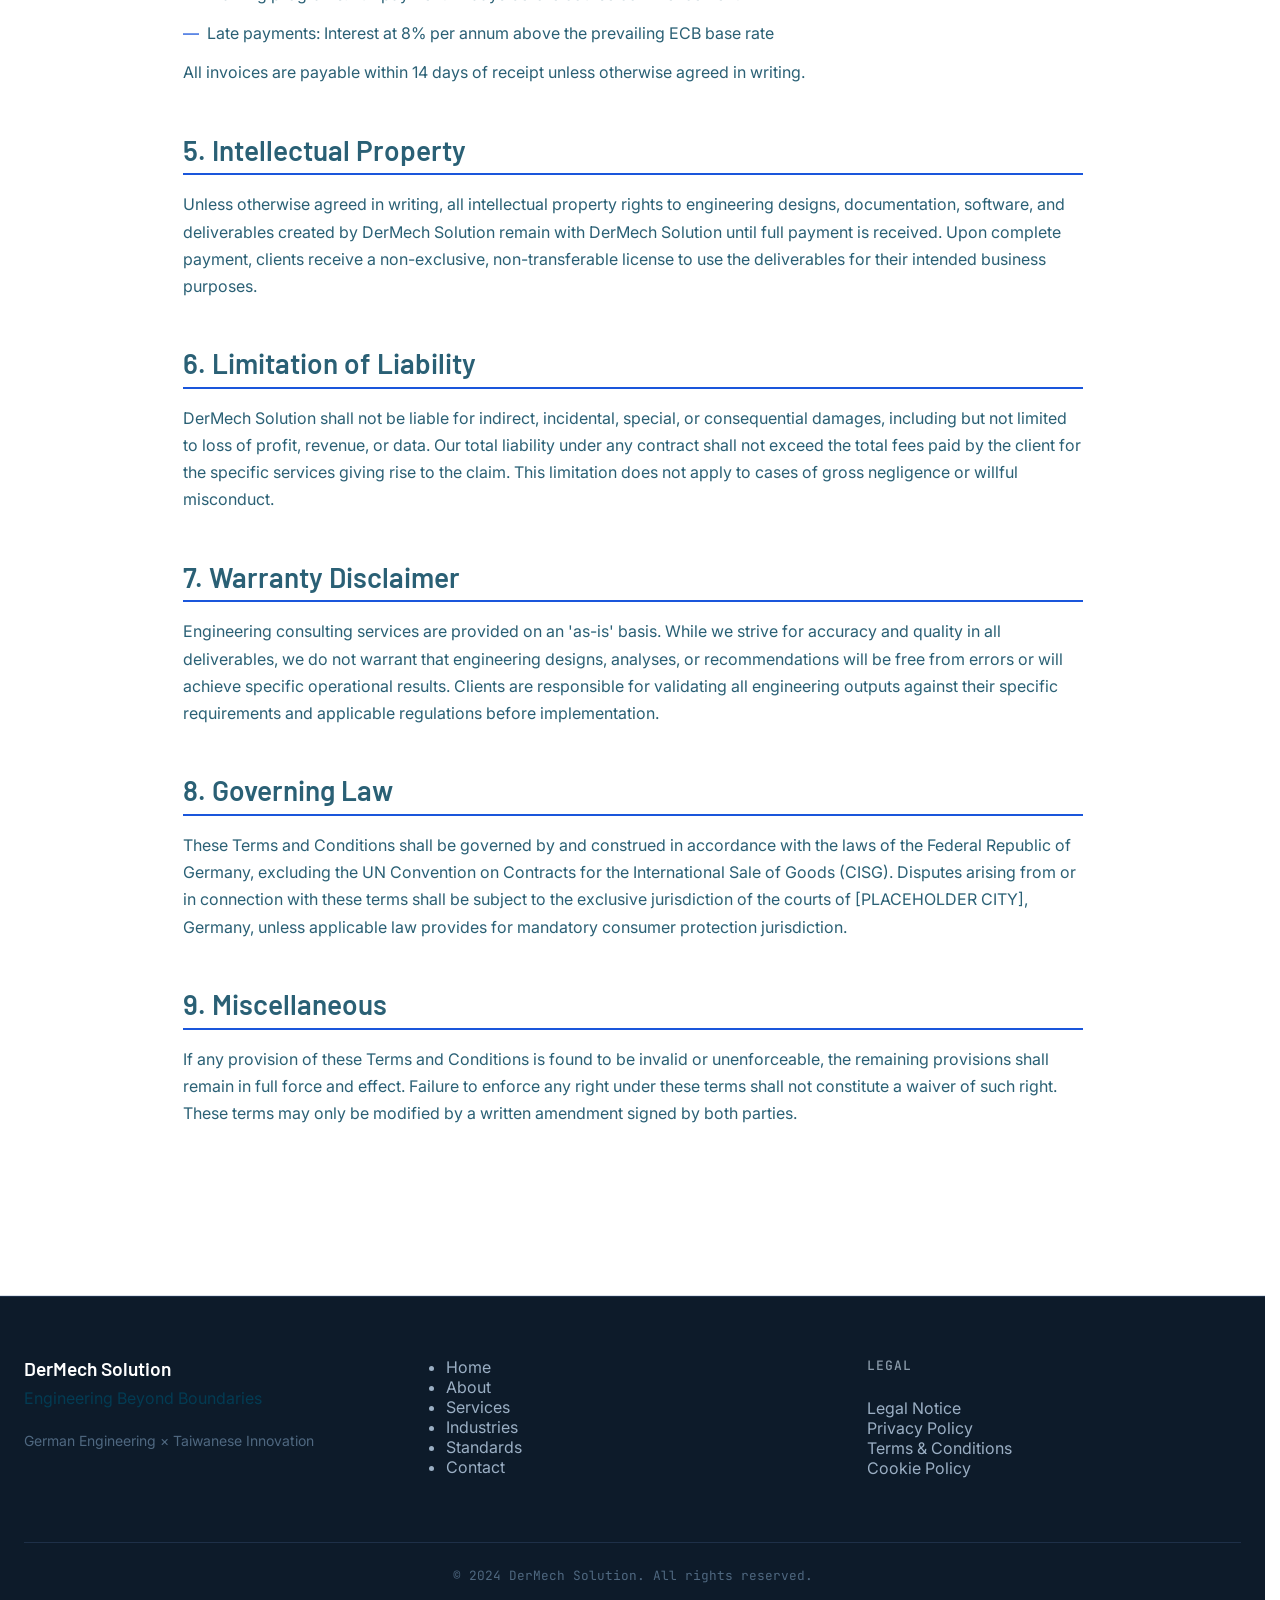
<file: terms.html>
<!DOCTYPE html>
<html lang="en">
<head>
  <meta charset="UTF-8">
  <meta name="viewport" content="width=device-width, initial-scale=1.0">

  <meta name="description" data-en="Terms & Conditions for DerMech Solution - Scope of application, services, quotes, payment, intellectual property, liability, warranty, governing law" data-de="AGB von DerMech Solution - Geltungsbereich, Dienstleistungen, Angebote, Zahlung, Geistiges Eigentum, Haftung, Gewährleistung, Anwendbares Recht" data-zh="德機智造條款與條件 - 適用範圍、服務、報價、付款、智慧財產權、責任、保固、準據法">
  <title data-en="Terms & Conditions | DerMech Solution" data-de="AGB | DerMech Solution" data-zh="條款與條件 | 德機智造">Terms & Conditions | DerMech Solution</title>
  
  <!-- Google Fonts -->
  <link rel="preconnect" href="https://fonts.googleapis.com">
  <link rel="preconnect" href="https://fonts.gstatic.com" crossorigin>
  <link href="https://fonts.googleapis.com/css2?family=Barlow:wght@300;400;600;700&family=Inter:wght@400;500;600&family=JetBrains+Mono:wght@400;500&display=swap" rel="stylesheet">
  
  <!-- CSS -->
  <link rel="stylesheet" href="assets/css/style.css?v=20260629">
</head>
<body>

  <!-- ============================================
       NAVIGATION
       ============================================ -->
  <nav class="navbar">
    <div class="nav-container">

      <a href="index.html" class="nav-brand">
        <img src="assets/img/0A824CF5-811C-43F0-B132-735D2DDA64D2.jpg" alt="DerMech Solution Logo" class="nav-logo">
        <span class="nav-brand-text" data-en="DerMech Solution" data-de="DerMech Solution" data-zh="德機智造">DerMech Solution</span>
      </a>

      <ul class="nav-links">
        <li><a href="index.html" data-en="Home" data-de="Startseite" data-zh="首頁">Home</a></li>
        <li><a href="about.html" data-en="About" data-de="Über uns" data-zh="關於">About</a></li>
        <li><a href="services.html" data-en="Services" data-de="Leistungen" data-zh="服務">Services</a></li>
        <li><a href="industries.html" data-en="Industries" data-de="Branchen" data-zh="產業">Industries</a></li>
        <li><a href="standards.html" data-en="Standards" data-de="Standards" data-zh="標準">Standards</a></li>
        <li><a href="contact.html" data-en="Contact" data-de="Kontakt" data-zh="聯繫">Contact</a></li>
        <li class="nav-lang-mobile">
          <button id="langToggleMobile" class="btn-lang btn-lang-mobile">EN | DE | 中</button>
        </li>
      </ul>

      <div class="nav-right">
        <button class="lang-toggle btn-lang btn-lang-desktop" id="langToggle">EN | DE | 中</button>
        <button id="navHamburger" class="nav-hamburger" aria-label="Toggle navigation" aria-expanded="false">
          <span></span>
          <span></span>
          <span></span>
        </button>
      </div>

    </div>
  </nav>

  <!-- ============================================
       PAGE HERO
       ============================================ -->
  <section class="hero hero-subpage section-dark">
    <div class="hero-bg">
      <img src="data:image/svg+xml,%3Csvg xmlns='http://www.w3.org/2000/svg' width='1920' height='1080' viewBox='0 0 1920 1080'%3E%3Crect fill='%230D0D0D' width='1920' height='1080'/%3E%3C/svg%3E" alt="Legal contract and terms" style="background: var(--color-surface-2);">
    </div>
    <div class="blueprint-grid"></div>
    <div class="hero-overlay"></div>
    <div class="hero-content reveal">
      <h1 data-en="Terms & Conditions" data-de="Allgemeine Geschäftsbedingungen" data-zh="條款與條件">Terms & Conditions</h1>
      <p class="caption" style="margin-top: 1rem;" data-en="Legal Framework for Engineering Services" data-de="Rechtsrahmen für Engineering-Dienstleistungen" data-zh="工程服務的法律框架">Legal Framework for Engineering Services</p>
    </div>
  </section>

  <!-- Brand Ticker -->
  <div class="brand-ticker section-offwhite">
    <div class="ticker-content">
      <span>DerMech Solution</span>
      <span class="ticker-separator">·</span>
      <span>德機智造</span>
      <span class="ticker-separator">·</span>
      <span>German Engineering</span>
    </div>
  </div>

  <!-- ============================================
       TERMS & CONDITIONS CONTENT
       ============================================ -->
  <section class="section section-light reveal">
    <div class="container">
      <div style="max-width: 900px; margin: 0 auto;">

        <div class="legal-section">
          <h2 data-en="1. Scope of Application" data-de="1. Geltungsbereich" data-zh="1. 適用範圍">1. Scope of Application</h2>
          <p data-en="These Terms and Conditions apply to all engineering consulting services provided by DerMech Solution GmbH. By engaging our services, you agree to be bound by these terms. Any deviations from these terms require explicit written agreement." data-de="Diese Allgemeinen Geschäftsbedingungen gelten für alle Engineering-Consulting-Dienstleistungen der DerMech Solution GmbH. Durch die Inanspruchnahme unserer Dienstleistungen erklären Sie sich mit diesen Bedingungen einverstanden. Abweichungen von diesen Bedingungen erfordern eine ausdrückliche schriftliche Vereinbarung." data-zh="這些條款與條件適用於 DerMech Solution GmbH 提供的所有工程顧問服務。使用我們的服務即表示您同意受這些條款約束。任何偏離這些條款的行為需要明確的書面協議。">These Terms and Conditions apply to all engineering consulting services provided by DerMech Solution GmbH. By engaging our services, you agree to be bound by these terms. Any deviations from these terms require explicit written agreement.</p>
        </div>

        <div class="legal-section">
          <h2 data-en="2. Services Description" data-de="2. Dienstleistungsbeschreibung" data-zh="2. 服務描述">2. Services Description</h2>
          <p data-en="DerMech Solution provides professional engineering consulting services including but not limited to:" data-de="DerMech Solution bietet professionelle Engineering-Consulting-Dienstleistungen an, einschließlich aber nicht beschränkt auf:">DerMech Solution provides professional engineering consulting services including but not limited to:</p>
          <ul style="margin-top: 1rem;">
            <li data-en="Industrial automation consulting and system design" data-de="Industrielle Automatisierungsberatung und Systemdesign" data-zh="工業自動化顧問與系統設計">Industrial automation consulting and system design</li>
            <li data-en="Mechanical and electrical engineering design" data-de="Maschinenbau- und Elektrotechnik-Design" data-zh="機械與電氣工程設計">Mechanical and electrical engineering design</li>
            <li data-en="CE/DIN standards compliance and certification support" data-de="CE/DIN-Konformität und Zertifizierungsunterstützung" data-zh="CE/DIN 標準合規與認證支援">CE/DIN standards compliance and certification support</li>
            <li data-en="Engineering education and training programs" data-de="Engineering-Ausbildung und Schulungsprogramme" data-zh="工程教育與培訓計劃">Engineering education and training programs</li>
          </ul>
          <p data-en="Specific project scope, deliverables, and timelines are defined in individual service agreements or statements of work." data-de="Spezifischer Projektumfang, Liefergegenstände und Zeitpläne werden in individuellen Dienstleistungsvereinbarungen oder Leistungsbeschreibungen definiert." data-zh="具體的專案範圍、交付成果和時間表在個別的服務協議或工作說明中定義。">Specific project scope, deliverables, and timelines are defined in individual service agreements or statements of work.</p>
        </div>

        <div class="legal-section">
          <h2 data-en="3. Quotes & Offers" data-de="3. Angebote & Offerten" data-zh="3. 報價與要約">3. Quotes & Offers</h2>
          <p data-en="All quotes and proposals are valid for 30 days from the date of issuance unless otherwise specified. Prices are quoted in EUR or TWD and exclude applicable taxes unless otherwise stated. Project estimates are based on information provided at the time of quotation and may be adjusted if project requirements change." data-de="Alle Angebote und Kostenvoranschläge sind 30 Tage ab Ausstellungsdatum gültig, sofern nicht anders angegeben. Preise werden in EUR oder TWD angegeben und schließen ggf. anfallende Steuern aus, sofern nicht anders angegeben. Projektschätzungen basieren auf den zum Zeitpunkt der Angebotserstellung zur Verfügung gestellten Informationen und können angepasst werden, wenn sich Projektanforderungen ändern." data-zh="所有報價和提案自發出之日起 30 天內有效，除非另有說明。價格以 EUR 或 TWD 報價，除非另有說明，否則不包括適用稅收。專案估算基於報價時提供的信息，如果專案需求變更，可能會進行調整。">All quotes and proposals are valid for 30 days from the date of issuance unless otherwise specified. Prices are quoted in EUR or TWD and exclude applicable taxes unless otherwise stated. Project estimates are based on information provided at the time of quotation and may be adjusted if project requirements change.</p>
        </div>

        <div class="legal-section">
          <h2 data-en="4. Payment Terms" data-de="4. Zahlungsbedingungen" data-zh="4. 付款條款">4. Payment Terms</h2>
          <p data-en="Payment terms are as follows:" data-de="Die Zahlungsbedingungen sind wie folgt:">Payment terms are as follows:</p>
          <ul style="margin-top: 1rem;">
            <li data-en="Consulting projects: 50% advance payment upon contract signing, 50% upon project completion" data-de="Beratungsprojekte: 50% Anzahlung bei Vertragsabschluss, 50% bei Projektabschluss" data-zh="顧問專案：簽約時支付 50% 預付款，專案完成時支付 50%">Consulting projects: 50% advance payment upon contract signing, 50% upon project completion</li>
            <li data-en="Long-term projects: Monthly invoicing based on hours delivered" data-de="Langzeitprojekte: Monatliche Abrechnung nach geleisteten Stunden" data-zh="長期專案：根據交付工時按月開發票">Long-term projects: Monthly invoicing based on hours delivered</li>
            <li data-en="Training programs: Full payment 14 days before course commencement" data-de="Schulungsprogramme: Vollständige Zahlung 14 Tage vor Kursbeginn" data-zh="培訓課程：課程開始前 14 天全額付款">Training programs: Full payment 14 days before course commencement</li>
            <li data-en="Late payments: Interest at 8% per annum above the prevailing ECB base rate" data-de="Zahlungsverzug: Zinsen in Höhe von 8% pro Jahr über dem jeweiligen EZB-Basiszinssatz" data-zh="逾期付款：年利率8%，高於歐洲央行基準利率">Late payments: Interest at 8% per annum above the prevailing ECB base rate</li>
          </ul>
          <p data-en="All invoices are payable within 14 days of receipt unless otherwise agreed in writing." data-de="Alle Rechnungen sind innerhalb von 14 Tagen nach Erhalt zahlbar, sofern nicht anders schriftlich vereinbart." data-zh="所有發票在收到後 14 天內付款，除非另有書面協議。">All invoices are payable within 14 days of receipt unless otherwise agreed in writing.</p>
        </div>

        <div class="legal-section">
          <h2 data-en="5. Intellectual Property" data-de="5. Geistiges Eigentum" data-zh="5. 智慧財產權">5. Intellectual Property</h2>
          <p data-en="Unless otherwise agreed in writing, all intellectual property rights to engineering designs, documentation, software, and deliverables created by DerMech Solution remain with DerMech Solution until full payment is received. Upon complete payment, clients receive a non-exclusive, non-transferable license to use the deliverables for their intended business purposes." data-de="Sofern nicht anders schriftlich vereinbart, bleiben alle geistigen Eigentumsrechte an Engineering-Designs, Dokumentation, Software und Liefergegenständen, die von DerMech Solution erstellt wurden, bis zur vollständigen Zahlung bei DerMech Solution. Nach vollständiger Zahlung erhalten Kunden eine nicht-exklusive, nicht übertragbare Lizenz zur Nutzung der Liefergegenstände für ihre beabsichtigten Geschäftszwecke." data-zh="除非另有書面協議，否則 DerMech Solution 創建的所有工程設計、文件、軟體和交付物的智慧財產權在收到全額付款前歸 DerMech Solution 所有。完全付款後，客戶获得非獨家、不可轉讓的許可證，可將交付物用於其預期的商業用途。">Unless otherwise agreed in writing, all intellectual property rights to engineering designs, documentation, software, and deliverables created by DerMech Solution remain with DerMech Solution until full payment is received. Upon complete payment, clients receive a non-exclusive, non-transferable license to use the deliverables for their intended business purposes.</p>
        </div>

        <div class="legal-section">
          <h2 data-en="6. Limitation of Liability" data-de="6. Haftungsbeschränkung" data-zh="6. 責任限制">6. Limitation of Liability</h2>
          <p data-en="DerMech Solution shall not be liable for indirect, incidental, special, or consequential damages, including but not limited to loss of profit, revenue, or data. Our total liability under any contract shall not exceed the total fees paid by the client for the specific services giving rise to the claim. This limitation does not apply to cases of gross negligence or willful misconduct." data-de="DerMech Solution haftet nicht für indirekte, zufällige, besondere oder Folgeschäden, einschließlich aber nicht beschränkt auf Gewinn-, Einnahmen- oder Datenverluste. Unsere gesamte Haftung unter einem Vertrag darf die vom Kunden für die spezifischen Dienstleistungen gezahlten Gesamtgebühren nicht übersteigen. Diese Beschränkung gilt nicht bei grober Fahrlässigkeit oder Vorsatz." data-zh="DerMech Solution 對間接、偶然、特殊或後果損害不承擔責任，包括但不限於利潤、收入或資料損失。我們在任何合約下的總責任不得超過客戶為引起索賠的特定服務支付的總費用。此限制不適用於重大過失或故意不當行為的情況。">DerMech Solution shall not be liable for indirect, incidental, special, or consequential damages, including but not limited to loss of profit, revenue, or data. Our total liability under any contract shall not exceed the total fees paid by the client for the specific services giving rise to the claim. This limitation does not apply to cases of gross negligence or willful misconduct.</p>
        </div>

        <div class="legal-section">
          <h2 data-en="7. Warranty Disclaimer" data-de="7. Gewährleistungsausschluss" data-zh="7. 保固免責聲明">7. Warranty Disclaimer</h2>
          <p data-en="Engineering consulting services are provided on an 'as-is' basis. While we strive for accuracy and quality in all deliverables, we do not warrant that engineering designs, analyses, or recommendations will be free from errors or will achieve specific operational results. Clients are responsible for validating all engineering outputs against their specific requirements and applicable regulations before implementation." data-de="Engineering-Consulting-Dienstleistungen werden 'wie besehen' bereitgestellt. Obwohl wir uns um Genauigkeit und Qualität aller Liefergegenstände bemühen, garantieren wir nicht, dass Engineering-Designs, Analysen oder Empfehlungen fehlerfrei sind oder spezifische Betriebsergebnisse erzielen. Kunden sind dafür verantwortlich, alle Engineering-Ergebnisse vor der Implementierung gegen ihre spezifischen Anforderungen und anwendbaren Vorschriften zu validieren." data-zh="工程顧問服務「按原樣」提供。雖然我們努力確保所有交付物的準確性和品質，但我們不保證工程設計、分析或建議沒有錯誤或會達到具體的運營結果。客戶有責任在實施前根據其特定要求和適用法規驗證所有工程輸出。">Engineering consulting services are provided on an 'as-is' basis. While we strive for accuracy and quality in all deliverables, we do not warrant that engineering designs, analyses, or recommendations will be free from errors or will achieve specific operational results. Clients are responsible for validating all engineering outputs against their specific requirements and applicable regulations before implementation.</p>
        </div>

        <div class="legal-section">
          <h2 data-en="8. Governing Law" data-de="8. Anwendbares Recht" data-zh="8. 準據法">8. Governing Law</h2>
          <p data-en="These Terms and Conditions shall be governed by and construed in accordance with the laws of the Federal Republic of Germany, excluding the UN Convention on Contracts for the International Sale of Goods (CISG). Disputes arising from or in connection with these terms shall be subject to the exclusive jurisdiction of the courts of [PLACEHOLDER CITY], Germany, unless applicable law provides for mandatory consumer protection jurisdiction." data-de="Diese Allgemeinen Geschäftsbedingungen unterliegen dem Recht der Bundesrepublik Deutschland und werden in Übereinstimmung mit diesem Recht ausgelegt, unter Ausschluss des UN-Übereinkommens über Verträge über den internationalen Warenkauf (CISG). Streitigkeiten, die sich aus oder in Verbindung mit diesen Bedingungen ergeben, unterliegen der ausschließlichen Gerichtsbarkeit der Gerichte von [PLACEHOLDER STADT], Deutschland, sofern das anwendbare Recht keine zwingende verbraucherschutzrechtliche Gerichtsbarkeit vorsieht." data-zh="這些條款與條件應受德意志聯邦共和國法律管轄並據其解釋，不包括《聯合國國際貨物銷售合約公約》(CISG)。因這些條款或與這些條款相關引起的爭議應受 [PLACEHOLDER CITY]，德國法院的專屬管轄，除非適用法律規定了強制性的消費者保護管轄權。">These Terms and Conditions shall be governed by and construed in accordance with the laws of the Federal Republic of Germany, excluding the UN Convention on Contracts for the International Sale of Goods (CISG). Disputes arising from or in connection with these terms shall be subject to the exclusive jurisdiction of the courts of [PLACEHOLDER CITY], Germany, unless applicable law provides for mandatory consumer protection jurisdiction.</p>
        </div>

        <div class="legal-section">
          <h2 data-en="9. Miscellaneous" data-de="9. Sonstiges" data-zh="9. 其他事項">9. Miscellaneous</h2>
          <p data-en="If any provision of these Terms and Conditions is found to be invalid or unenforceable, the remaining provisions shall remain in full force and effect. Failure to enforce any right under these terms shall not constitute a waiver of such right. These terms may only be modified by a written amendment signed by both parties." data-de="Wenn eine Bestimmung dieser Allgemeinen Geschäftsbedingungen als ungültig oder nicht durchsetzbar erachtet wird, bleiben die übrigen Bestimmungen in vollem Umfang in Kraft. Die Nicht Durchsetzung eines Rechts im Rahmen dieser Bedingungen stellt keinen Verzicht auf dieses Recht dar. Diese Bedingungen können nur durch eine von beiden Parteien unterzeichnete schriftliche Änderung geändert werden." data-zh="如果這些條款與條件的任何條款被發現無效或不可執行，其餘條款應保持完全有效。不執行這些條款下的任何權利不構成對該權利的放棄。這些條款只能由雙方簽署的書面修正案修改。">If any provision of these Terms and Conditions is found to be invalid or unenforceable, the remaining provisions shall remain in full force and effect. Failure to enforce any right under these terms shall not constitute a waiver of such right. These terms may only be modified by a written amendment signed by both parties.</p>
        </div>

      </div>
    </div>
  </section>

  <!-- ============================================
       FOOTER
       ============================================ -->
  <footer>
    <div class="container">
      <div class="footer-grid">
        <div>
          <p class="footer-brand" data-en="DerMech Solution" data-de="DerMech Solution" data-zh="德機智造">DerMech Solution</p>
          <p data-en="Engineering Beyond Boundaries" data-de="Ingenieurskunst ohne Grenzen" data-zh="超越邊界的工程力量">Engineering Beyond Boundaries</p>
          <p class="footer-tagline" data-en="German Engineering × Taiwanese Innovation" data-de="Deutsche Ingenieurskunst × Taiwanesische Innovation" data-zh="德國工程 × 台灣創新">German Engineering × Taiwanese Innovation</p>
        </div>
        <nav>
          <ul class="footer-links">
            <li><a href="index.html" data-en="Home" data-de="Startseite" data-zh="首頁">Home</a></li>
            <li><a href="about.html" data-en="About" data-de="Über uns" data-zh="關於">About</a></li>
            <li><a href="services.html" data-en="Services" data-de="Leistungen" data-zh="服務">Services</a></li>
            <li><a href="industries.html" data-en="Industries" data-de="Branchen" data-zh="產業">Industries</a></li>
            <li><a href="standards.html" data-en="Standards" data-de="Standards" data-zh="標準">Standards</a></li>
            <li><a href="contact.html" data-en="Contact" data-de="Kontakt" data-zh="聯繫">Contact</a></li>
          </ul>
        </nav>
        <div>
          <p class="caption" data-en="LEGAL" data-de="RECHTLICHES" data-zh="法律">LEGAL</p>
          <ul style="list-style: none; margin-top: 1rem;">
            <li><a href="legal.html" data-en="Legal Notice" data-de="Impressum" data-zh="法律聲明">Legal Notice</a></li>
            <li><a href="privacy.html" data-en="Privacy Policy" data-de="Datenschutz" data-zh="隱私權政策">Privacy Policy</a></li>
            <li><a href="terms.html" data-en="Terms & Conditions" data-de="AGB" data-zh="條款與條件">Terms & Conditions</a></li>
            <li><a href="cookies.html" data-en="Cookie Policy" data-de="Cookie-Richtlinie" data-zh="Cookie 政策">Cookie Policy</a></li>
          </ul>
        </div>
      </div>
      <div class="copyright" data-en="© 2024 DerMech Solution. All rights reserved." data-de="© 2024 DerMech Solution. Alle Rechte vorbehalten." data-zh="© 2024 德機智造 版權所有">© 2024 DerMech Solution. All rights reserved.</div>
    </div>
  </footer>

  <!-- JS -->
  <script src="assets/js/main.js"></script>
</body>
</html>
</file>
<file: assets/css/style.css>
/* === RESET & BASE === */
* {
  margin: 0;
  padding: 0;
  box-sizing: border-box;
  border-radius: 0 !important; /* STRICT RULE: No rounded corners anywhere */
}

html {
  scroll-behavior: smooth;
  font-size: 16px;
  scrollbar-gutter: stable;  /* NEU — verhindert den Versatz */
}

body {
  margin: 0;
  padding-top: 6em;
  font-family: var(--font-body);
  color: var(--color-text-third);
  background-color: var(--color-bg);
  -webkit-font-smoothing: antialiased;
  overflow-y: scroll;  /* NEU — Scrollbar immer reservieren */
}

img {
  max-width: 100%;
  height: auto;
  display: block;
}

/* === CSS VARIABLES === */
:root {
  /* Navigation — stays dark */
  --nav-bg: #0F1923;
  --nav-border: #1E3048;
  --nav-text: #9BAFC4;
  --nav-text-active: #FFFFFF;

  /* Page backgrounds — all light */
  --color-bg:        #FFFFFF;
  --color-bg-alt:    #F5F7FA;
  --color-bg-accent: #EEF2F7;

  /* Text on light backgrounds */
  --color-text-primary:   #bbcdd4d6;
  --color-text-secondary: #bbcdd4d6;
  --color-text-third:     #01425bd6;
  --color-text-muted:     #8A9BAA;

  /* Accent */
  --color-accent:       #1A56DB;
  --color-accent-hover: #1343B8;
  --color-accent-tint:  #EEF3FC;

  /* Borders on light bg */
  --color-border: #DDE3EA;
  --color-border-strong: #B8C4CE;

  /* Hero overlay — dark only behind text, not full section */
  --hero-overlay: rgba(10, 18, 28, 0.72);

  /* Fonts */
  --font-display: 'Barlow', sans-serif;
  --font-body:    'Inter', sans-serif;
  --font-mono:    'JetBrains Mono', monospace;

  /* Layout */
  --max-width: 1280px;
  --section-padding: 120px 0;
  --gutter: 24px;
}

/* === TYPOGRAPHY === */
h1, h2, h3, h4, .display-text {
  font-family: var(--font-display);
  font-weight: 700;
  line-height: 1.1;
  text-transform: none;
}

h1 {
  font-size: clamp(3rem, 6vw, 6rem);
  letter-spacing: -0.02em;
}

h2 {
  font-size: clamp(2rem, 3.5vw, 3.5rem);
  font-weight: 600;
  margin-bottom: 2rem;
}

h3 {
  font-size: 1.5rem;
  font-weight: 600;
}

.caption {
  font-family: var(--font-mono);
  font-size: 0.8125rem;
  font-weight: 500;
  letter-spacing: 0.08em;
  text-transform: uppercase;
  color: var(--color-text-muted);
}

.mono {
  font-family: var(--font-mono);
}

p {
  color: var(--color-text-third);
  margin-bottom: 1.5rem;
}

/* === LAYOUT UTILITIES === */
.container {
  max-width: var(--max-width);
  margin: 0 auto;
  padding: 0 var(--gutter);
}

.section {
  padding: var(--section-padding);
}

.text-center { text-align: center; }
.flex { display: flex; }
.grid { display: grid; }

/* === NAVIGATION === */

.navbar {
  position: fixed;
  top: 0;
  left: 0;
  right: 0;
  z-index: 1000;
  min-height: 96px;
  padding: 0.25em 0;
  background: rgba(15, 25, 35, 0.97);
  backdrop-filter: blur(12px);
  border-bottom: 1px solid var(--color-border);
  box-sizing: border-box;
  width: 100%;
  overflow: visible;
}

.nav-container {
  max-width: 1280px;
  margin: 0 auto;
  padding: 0 2rem;
  height: 100%;
  display: flex;
  flex-direction: row;
  align-items: center;
  justify-content: space-between;
  gap: 2rem;
  box-sizing: border-box;
  width: 100%;
}

.nav-brand {
  display: flex;
  flex-direction: row;
  align-items: center;
  gap: 14px;
  text-decoration: none;
  flex-shrink: 0;
}

.nav-logo {
  height: 96px;
  width: auto;
  display: block;
  object-fit: contain;
}

.nav-brand-text {
  font-family: var(--font-display);
  font-size: 1.25rem;
  font-weight: 600;
  color: var(--color-text-primary);
  white-space: nowrap;
  text-align: center;
}

.nav-links {
  display: flex;
  flex-direction: row;
  align-items: center;
  gap: 1.2rem;
  list-style: none;
  margin: 0;
  padding: 0;
  flex: 1;
  justify-content: center;
}

.nav-links li {
  display: block;
  margin: 0;
  padding: 0;
}

.nav-links a {
  font-family: var(--font-body);
  font-size: 1.0rem;
  font-weight: 500;
  color: var(--color-text-secondary);
  text-decoration: none;
  letter-spacing: 0.05em;
  text-transform: uppercase;
  text-align: center;
  white-space: nowrap;
  transition: color 0.2s ease;
  padding: 0.25rem 0;
  border-bottom: 2px solid transparent;
}

.nav-links a:hover,
.nav-links a.active {
  color: var(--color-text-primary);
  border-bottom-color: var(--color-accent);
}

.nav-right {
  display: flex;
  flex-direction: row;
  align-items: center;
  gap: 1rem;
  flex-shrink: 0;
}

.lang-toggle {
  background: rgb(10, 74, 10);
  border: 1px solid var(--color-border);
  color: var(--color-text-secondary);
  font-family: var(--font-body);
  font-size: 1.0rem;
  font-weight: 500;
  letter-spacing: 0.05em;
  padding: 0.4rem 0.75rem;
  cursor: pointer;
  transition: border-color 0.2s ease, color 0.2s ease;
}

.lang-toggle:hover {
  border-color: var(--color-accent);
  color: var(--color-text-primary);
}

/* Hamburger standardmäßig verstecken auf Desktop */
.nav-hamburger {
  display: none;
  flex-direction: column;
  justify-content: space-between;
  width: 28px;
  height: 20px;
  background: none;
  border: none;
  cursor: pointer;
  padding: 0;
  z-index: 1001;
}

.nav-hamburger span {
  display: block;
  width: 100%;
  height: 2px;
  background-color: #FFFFFF;
  border-radius: 2px;
  transition: all 0.3s ease;
}

/* Hamburger nur auf Mobile/Tablet anzeigen */
@media (max-width: 1024px) {
  .nav-hamburger {
    display: flex !important;
    flex-direction: column;
    justify-content: space-between;
    width: 28px;
    height: 20px;
    background: none;
    border: none;
    cursor: pointer;
    padding: 0;
    flex-shrink: 0;
  }
  .nav-hamburger span {
    display: block;
    width: 100%;
    height: 2px;
    background-color: #FFFFFF;
    border-radius: 2px;
  }
  .nav-links {
    display: none;
    position: fixed;
    top: 0;
    left: 0;
    width: 100vw;
    height: 100vh;
    background: #0F1923 !important;
    flex-direction: column;
    justify-content: center;
    align-items: center;
    gap: 1rem;
    z-index: 1050;
    list-style: none;
    margin: 0;
    padding: 2rem 0;
    overflow: hidden;
  }
  .nav-links.open {
    display: flex;
  }
  .nav-links a {
    font-size: 1.4rem;
    font-weight: 600;
    color: #FFFFFF;
    text-decoration: none;
    letter-spacing: 0.08em;
    text-transform: uppercase;
  }
  .nav-links a:hover,
  .nav-links a.active {
    color: #1A56DB;
  }
  .nav-container {
    padding: 0 1.25rem;
  }
  .nav-hamburger {
    position: relative;
    z-index: 1100;
  }
  .navbar {
    z-index: 1100;
  }
}

/* Mobile */
@media (max-width: 768px) {
  .navbar {
    min-height: 60px;
  }

  .nav-logo {
    height: 48px;
  }

  .nav-container {
    padding: 0 1rem;
    gap: 0.5rem;
  }

  .nav-links {
    display: none;
    position: fixed;
    top: 0;
    left: 0;
    width: 100vw;
    height: 100vh;
    background: #0F1923 !important;
    flex-direction: column;
    justify-content: center;
    align-items: center;
    gap: 1rem;
    z-index: 1050;
    list-style: none;
    margin: 0;
    padding: 2rem 0;
  }
  .nav-links.open {
    display: flex;
  }
  .nav-links a {
    font-size: 1.3rem;
    font-weight: 600;
    color: #FFFFFF;
    letter-spacing: 0.08em;
    text-transform: uppercase;
    padding: 0.6rem 1.5rem;
  }
  .nav-links a:hover,
  .nav-links a.active {
    color: #1A56DB;
  }
  .nav-brand-text {
    font-size: 0.95rem;
  }
}

/* === HERO SECTIONS === */
.hero {
  position: relative;
  min-height: 45vh;
  display: flex;
  align-items: center;
  justify-content: center;
  text-align: center;
  background-color: #0D1B2A;
  overflow: hidden;
  padding: 100px 2rem 80px;
}

/* Subtle blue-tinted gradient overlay */
.hero::before {
  content: '';
  position: absolute;
  inset: 0;
  background: radial-gradient(
    ellipse 80% 70% at 50% 50%,
    rgba(26, 86, 219, 0.08) 0%,
    transparent 70%
  );
  z-index: 0;
  pointer-events: none;
}

.hero > *,
.hero-content {
  position: relative;
  z-index: 1;
  max-width: 860px;
  margin: 0 auto;
}

/* Hero typography */
.hero h1,
.hero .hero-title {
  font-family: var(--font-display);
  font-size: clamp(3.5rem, 8vw, 6.5rem);
  font-weight: 700;
  color: #FFFFFF;
  line-height: 1.0;
  letter-spacing: -0.02em;
  margin-bottom: 1.25rem;
}

.hero .hero-tagline,
.hero .hero-subtitle {
  font-family: var(--font-mono);
  font-size: 0.8rem;
  letter-spacing: 0.14em;
  color: var(--color-accent);
  text-transform: uppercase;
  margin-bottom: 1.25rem;
}

.hero .hero-description,
.hero > p {
  font-size: 1.1rem;
  color: #bbc0c6;
  line-height: 1.75;
  max-width: 580px;
  margin: 0 auto 2.5rem;
}

.hero-buttons {
  display: flex;
  gap: 1rem;
  justify-content: center;
  flex-wrap: wrap;
}

/* Legacy hero-bg and hero-overlay for backward compatibility */
.hero-bg {
  position: absolute;
  top: 0;
  left: 0;
  width: 100%;
  height: 100%;
  z-index: -1;
}

.hero-bg img {
  width: 100%;
  height: 100%;
  object-fit: cover;
  filter: brightness(0.4);
}

.hero-overlay {
  position: absolute;
  top: 0;
  left: 0;
  width: 100%;
  height: 100%;
  background: linear-gradient(to bottom, rgba(13,13,13,0.4), rgba(13,13,13,0.9));
  z-index: -1;
}

.hero-content {
  max-width: 900px;
  padding: 0 var(--gutter);
}

/* Sub-page heroes — shorter than homepage */
.hero-subpage {
  min-height: 45vh !important;
  padding: 80px 2rem 60px;
}

.btn {
  padding: 1rem 2rem;
  font-family: var(--font-body);
  font-weight: 600;
  text-transform: uppercase;
  font-size: 0.875rem;
  cursor: pointer;
  transition: all 0.2s ease;
  text-decoration: none;
  display: inline-block;
}

.btn-primary {
  background: var(--color-accent);
  color: #FFFFFF;
  border: 2px solid var(--color-accent);
  padding: 0.875rem 2rem;
  font-family: var(--font-body);
  font-size: 0.875rem;
  font-weight: 600;
  letter-spacing: 0.06em;
  text-transform: uppercase;
  cursor: pointer;
  text-decoration: none;
  display: inline-block;
  transition: background 0.2s ease, border-color 0.2s ease;
}

.btn-primary:hover {
  background: var(--color-accent-hover);
  border-color: var(--color-accent-hover);
}

/* Secondary CTA — outline only */
.btn-secondary {
  background: transparent;
  color: var(--color-text-on-dark-primary);
  border: 2px solid var(--color-text-on-dark-primary);
  padding: 0.875rem 2rem;
  font-family: var(--font-body);
  font-size: 0.875rem;
  font-weight: 600;
  letter-spacing: 0.06em;
  text-transform: uppercase;
  cursor: pointer;
  text-decoration: none;
  display: inline-block;
  transition: background 0.2s ease, color 0.2s ease;
}

.btn-secondary:hover {
  background: rgba(255,255,255,0.08);
}

.btn-outline {
  background: transparent;
  color: var(--color-white);
  border: 1px solid var(--color-border);
}

.btn-outline:hover {
  border-color: var(--color-accent);
}

/* Secondary on light background */
.section-light .btn-secondary,
.section-offwhite .btn-secondary {
  color: var(--color-text-on-light-primary);
  border-color: var(--color-text-on-light-primary);
}

/* === SECTION COMPONENTS === */
.divider {
  height: 1px;
  background: var(--color-border);
  width: 100%;
  margin: 0;
}

.divider-text {
  display: flex;
  justify-content: center;
  align-items: center;
  gap: 1rem;
  padding: 1rem 0;
  font-family: var(--font-mono);
  font-size: 0.75rem;
  color: var(--color-text-muted);
  text-transform: uppercase;
  border-top: 1px solid var(--color-border);
  border-bottom: 1px solid var(--color-border);
}

/* === CARDS === */
.card-grid {
  display: grid;
  grid-template-columns: repeat(auto-fit, minmax(300px, 1fr));
  gap: 0; /* Shared borders */
  border: 1px solid var(--color-border-light);
}

.card {
  padding: 3rem 2rem;
  background: var(--color-light-1);
  border-right: 1px solid var(--color-border-light);
  border-bottom: 1px solid var(--color-border-light);
  transition: border-color 0.2s ease, box-shadow 0.2s ease;
  display: flex;
  flex-direction: column;
  gap: 1.5rem;
}

.card:last-child {
  border-right: none;
}

.card:hover {
  border-color: var(--color-accent);
  box-shadow: 0 4px 24px rgba(26, 86, 219, 0.08);
}

.card h3,
.service-card h3,
.feature-card h3 {
  color: var(--color-text-on-light-primary);
}

.card p,
.service-card p,
.feature-card p {
  color: var(--color-text-on-light-secondary);
}

.card-icon {
  width: 48px;
  height: 48px;
  fill: var(--color-accent);
}

/* === WORKFLOW TIMELINE === */
.workflow {
  display: flex;
  justify-content: space-between;
  position: relative;
  gap: 1rem;
  margin-top: 4rem;
}

.workflow-step {
  flex: 1;
  text-align: center;
  position: relative;
}

.workflow-step .step-num {
  font-family: var(--font-mono);
  color: var(--color-accent);
  font-size: 1.25rem;
  font-weight: 700;
  margin-bottom: 0.5rem;
}

.workflow-step .step-label {
  font-size: 0.875rem;
  font-weight: 600;
}

.brand-ticker,
.ticker-section {
  background-color: #FFFFFF;
  border-top: 1px solid var(--color-border);
  border-bottom: 1px solid var(--color-border);
  padding: 20px 0;
  overflow: hidden;
  white-space: nowrap;
  display: flex;              /* NEU */
  justify-content: center;   /* NEU */
  align-items: center;       /* NEU */
}

.ticker-content,
.brand-ticker-text {
  font-family: var(--font-mono);
  font-size: 1rem;
  font-weight: 500;
  letter-spacing: 0.12em;
  text-transform: uppercase;
  color: var(--color-text-muted);
  display: flex;              /* GEÄNDERT: war inline-flex */
  gap: 3rem;
  align-items: center;
  justify-content: center;   /* NEU */
}

.ticker-separator {
  color: var(--color-accent);
  font-size: 1.2rem;
}

/* === STATS BAR === */
.stats-bar,
.stats-section {
  background-color: #FFFFFF;
  border-bottom: 1px solid var(--color-border);
  padding: 60px 0;
  display: grid;
  grid-template-columns: repeat(4, 1fr);
}

.stat-item {
  text-align: center;
  padding: 0 2rem;
  border-right: 1px solid var(--color-border);
}

.stat-item:last-child {
  border-right: none;
}

.stat-number {
  font-family: var(--font-mono);
  font-size: clamp(2.5rem, 5vw, 3.5rem);
  font-weight: 700;
  color: var(--color-accent);
  display: block;
  line-height: 1;
  margin-bottom: 0.5rem;
}

.stat-label {
  font-family: var(--font-body);
  font-size: 0.8125rem;
  font-weight: 500;
  letter-spacing: 0.08em;
  text-transform: uppercase;
  color: var(--color-text-muted);
}

/* === CONTACT FORM === */
.contact-layout {
  display: grid;
  grid-template-columns: 1fr 1fr;
  gap: 4rem;
}

.form-group {
  margin-bottom: 1.5rem;
}

.form-group label {
  color: var(--color-text-on-light-primary);
  font-size: 0.875rem;
  font-weight: 500;
  display: block;
  margin-bottom: 0.5rem;
}

.form-group input,
.form-group select,
.form-group textarea {
  width: 100%;
  background: var(--color-light-1);
  border: 1px solid var(--color-border-light);
  color: var(--color-text-on-light-primary);
  padding: 0.875rem 1rem;
  font-family: var(--font-body);
  font-size: 1rem;
  border-radius: 0;
  outline: none;
  transition: border-color 0.2s ease;
}

.form-group input:focus,
.form-group select:focus,
.form-group textarea:focus {
  border-color: var(--color-accent);
}

.form-group input::placeholder,
.form-group textarea::placeholder {
  color: var(--color-text-on-light-muted);
}

/* === FOOTER === */
footer {
  background-color: #0D1B2A;
  border-top: 1px solid #1E3048;
  padding: 60px 0 32px;
  color: #9BAFC4;
}

.footer-grid {
  display: grid;
  grid-template-columns: repeat(auto-fit, minmax(250px, 1fr));
  gap: 3rem;
  margin-bottom: 4rem;
}

.footer-brand {
  font-family: var(--font-display);
  font-size: 1.2rem;
  font-weight: 600;
  color: #FFFFFF;
  margin-bottom: 0.5rem;
}

.footer-tagline {
  font-size: 0.875rem;
  color: #4F6880;
}

footer a {
  color: #9BAFC4;
  text-decoration: none;
  transition: color 0.2s ease;
}

footer a:hover {
  color: var(--color-accent);
}

footer .footer-copy,
.copyright {
  font-size: 0.8rem;
  color: #4F6880;
  border-top: 1px solid #1E3048;
  padding-top: 1.5rem;
  margin-top: 2rem;
  text-align: center;
  font-family: var(--font-mono);
}

/* === ANIMATIONS === */
.reveal {
  opacity: 0;
  transform: translateY(30px);
  transition: all 0.8s cubic-bezier(0.16, 1, 0.3, 1);
}

.reveal.visible {
  opacity: 1;
  transform: translateY(0);
}


/* === SECTION COLOR SYSTEM === */
/* Light sections — pure white */
.section-light {
  background-color: #FFFFFF;
  color: var(--color-text-third);
  border-bottom: 1px solid var(--color-border);
}

.section-light h1,
.section-light h2,
.section-light h3,
.section-light h4 {
  color: var(--color-text-third);
}

.section-light p,
.section-light li {
  color: var(--color-text-third);
}

.section-light .eyebrow,
.section-light .section-label {
  color: var(--color-accent);
}

/* Off-white sections — very light gray */
.section-offwhite {
  background-color: #FFFFFF;
  color: var(--color-text-third);
  border-bottom: 1px solid var(--color-border);
}

.section-offwhite h1,
.section-offwhite h2,
.section-offwhite h3,
.section-offwhite h4 {
  color: var(--color-text-third);
}

.section-offwhite p,
.section-offwhite li {
  color: var(--color-text-third);
}

.section-offwhite .eyebrow,
.section-offwhite .section-label {
  color: var(--color-accent);
}

/* Dark — ONLY used for hero sections */
.section-dark {
  background-color: #0D1B2A;
  color: #FFFFFF;
}

.section-dark h1,
.section-dark h2,
.section-dark h3 {
  color: #FFFFFF;
}

.section-dark p {
  color: #9BAFC4;
}

/* === HERO HEADLINE ACCENT BAR === */
.hero-headline::after {
  content: '';
  display: block;
  width: 48px;
  height: 3px;
  background: var(--color-accent);
  margin: 1.5rem auto 0;
}

/* Large page/section headers */
.section-header {
  text-align: center;
  padding: 80px 2rem 60px;
  max-width: 800px;
  margin: 0 auto;
}

.section-header .eyebrow,
.section-header .section-label {
  font-family: var(--font-mono);
  font-size: 0.8rem;
  font-weight: 500;
  letter-spacing: 0.14em;
  text-transform: uppercase;
  color: var(--color-accent);
  display: block;
  margin-bottom: 1rem;
}

.section-header h2 {
  font-family: var(--font-display);
  font-size: clamp(2.5rem, 5vw, 4rem);
  font-weight: 700;
  color: var(--color-text-third);
  line-height: 1.1;
  letter-spacing: -0.02em;
  margin: 0 0 1rem;
}

.section-header p {
  font-size: 1.1rem;
  color: var(--color-text-third);
  line-height: 1.7;
  max-width: 600px;
  margin: 0 auto;
}

/* Accent underline below section title */
.section-header h2::after {
  content: '';
  display: block;
  width: 40px;
  height: 3px;
  background: var(--color-accent);
  margin: 1rem auto 0;
}

/* === CARDS === */
.card,
.service-card,
.feature-card,
.industry-card {
  background: #FFFFFF;
  border: 1px solid #DDE3EA;
  color: var(--color-text-third);
  padding: 2rem;
  transition: border-color 0.2s ease, box-shadow 0.2s ease, transform 0.2s ease;
}

.card:hover,
.service-card:hover,
.feature-card:hover,
.industry-card:hover {
  border-color: var(--color-accent);
  box-shadow: 0 8px 32px rgba(26, 86, 219, 0.10);
  transform: translateY(-2px);
}

.card h3,
.service-card h3,
.feature-card h3 {
  font-family: var(--font-display);
  font-size: 1.35rem;
  font-weight: 600;
  color: var(--color-text-third);
  margin-bottom: 0.75rem;
}

.card p,
.service-card p,
.feature-card p {
  font-size: 0.95rem;
  color: var(--color-text-third);
  line-height: 1.7;
}

/* Card on off-white background — slightly different */
.section-offwhite .card,
.section-offwhite .service-card {
  background: #FFFFFF;
  border-color: #DDE3EA;
}

/* === CTA BANNER === */
.cta-section,
.cta-banner {
  background-color: #FFFFFF;
  border-top: 1px solid var(--color-border);
  border-bottom: 1px solid var(--color-border);
  padding: 100px 2rem;
  text-align: center;
}

.cta-section h2,
.cta-banner h2 {
  font-family: var(--font-display);
  font-size: clamp(2rem, 4vw, 3.5rem);
  font-weight: 700;
  color: var(--color-text-third);
  line-height: 1.1;
  margin-bottom: 1rem;
}



/* === RESPONSIVE — TABLET (max 1024px) === */
@media (max-width: 1024px) {
  .stats-bar {
    grid-template-columns: repeat(2, 1fr);
  }
  .stat-item:nth-child(2n) {
    border-right: none;
  }
  .contact-layout {
    grid-template-columns: 1fr;
  }
  .workflow {
    flex-wrap: wrap;
    justify-content: center;
  }
  .workflow-step {
    flex: 0 0 20%;
    margin-bottom: 2rem;
  }
  .card-grid {
    grid-template-columns: repeat(2, 1fr);
  }
  .hero h1 {
    font-size: clamp(2.5rem, 6vw, 4rem);
  }
  .nav-container {
    padding: 0 1.5rem;
  }
  .nav-links {
    gap: 1.25rem;
  }
  .nav-links a {
    font-size: 0.8rem;
  }
  .nav-brand-text {
    font-size: 1rem;
  }
}

/* === RESPONSIVE — MOBILE (max 768px) === */
@media (max-width: 768px) {
  .stats-bar {
    grid-template-columns: repeat(2, 1fr);
  }
  .stat-item {
    border-right: none;
    border-bottom: 1px solid var(--color-border);
  }
  .stat-item:last-child {
    border-bottom: none;
  }
  .hero {
    padding: 80px 1.5rem 60px;
  }
  .hero h1 {
    font-size: clamp(2rem, 8vw, 3rem);
    line-height: 1.1;
  }
  .hero-content {
    padding: 0 1rem;
  }
  .hero-btns {
    flex-direction: column;
    align-items: center;
    gap: 0.75rem;
  }
  .hero-btns .btn {
    width: 100%;
    max-width: 300px;
    text-align: center;
  }
  .workflow {
    flex-direction: column;
    align-items: center;
  }
  .workflow-step {
    flex: 0 0 100%;
    max-width: 280px;
    text-align: center;
  }
  .section {
    padding: 3rem 1.25rem;
  }
  .section-header {
    margin-bottom: 2rem;
  }
  .card-grid {
    grid-template-columns: 1fr;
  }
  table {
    display: block;
    overflow-x: auto;
    -webkit-overflow-scrolling: touch;
  }
}

@media (max-width: 375px) {
  .nav-brand-text {
    display: none;
  }
  .hero h1 {
    font-size: 1.75rem;
  }
  .btn {
    padding: 0.75rem 1.25rem;
    font-size: 0.8rem;
  }
  .section {
    padding: 2.5rem 1rem;
  }
}

/* Language toggle buttons */
.btn-lang-mobile {
  display: none;
}

/* Section images - content images */
.section-img {
  width: 100%;
  max-width: 100%;
  height: auto;
  display: block;
  border-radius: 6px;
  object-fit: cover;
}

/* Hero background images */
.hero-bg img {
  width: 100%;
  height: 100%;
  object-fit: cover;
  object-position: center;
  display: block;
}

/* Mobile/Tablet: Desktop button hide, mobile version in menu */
@media (max-width: 1024px) {
  .btn-lang-desktop {
    display: none;
  }
  .btn-lang-mobile {
    display: inline-flex;
    margin-top: 1rem;
  }
  .nav-lang-mobile {
    list-style: none;
  }
}

@media (prefers-reduced-motion: reduce) {
  * {
    transition: none !important;
    animation: none !important;
    scroll-behavior: auto !important;
  }
}

/* === NEW PAGE STYLES === */

/* FAQ Accordion */
.faq-item {
  border: 1px solid var(--color-border);
  margin-bottom: 1rem;
  background: #FFFFFF;
  transition: border-color 0.2s ease;
}

.faq-item:hover {
  border-color: var(--color-accent);
}

.faq-question {
  width: 100%;
  padding: 1.5rem 2rem;
  background: none;
  border: none;
  text-align: left;
  cursor: pointer;
  display: flex;
  justify-content: space-between;
  align-items: center;
  gap: 1rem;
  font-family: var(--font-body);
  font-size: 1.1rem;
  font-weight: 600;
  color: var(--color-text-third);
  transition: color 0.2s ease;
}

.faq-question:hover {
  color: var(--color-accent);
}

.faq-icon {
  font-size: 1.5rem;
  font-weight: 300;
  color: var(--color-accent);
  flex-shrink: 0;
  transition: transform 0.3s ease;
}

.faq-item.active .faq-icon {
  transform: rotate(45deg);
}

.faq-answer {
  max-height: 0;
  overflow: hidden;
  transition: max-height 0.3s ease, padding 0.3s ease;
}

.faq-item.active .faq-answer {
  max-height: 500px;
}

.faq-answer-content {
  padding: 0 2rem 1.5rem;
  color: var(--color-text-third);
  line-height: 1.7;
}

.faq-answer-content p {
  margin-bottom: 0;
}

/* Case Study Cards */
.case-study {
  background: #FFFFFF;
  border: 1px solid var(--color-border);
  padding: 3rem;
  margin-bottom: 3rem;
  transition: border-color 0.2s ease, box-shadow 0.2s ease;
}

.case-study:hover {
  border-color: var(--color-accent);
  box-shadow: 0 8px 32px rgba(26, 86, 219, 0.10);
}

.case-study-header {
  margin-bottom: 2rem;
  padding-bottom: 1.5rem;
  border-bottom: 1px solid var(--color-border);
}

.case-study-meta {
  display: flex;
  gap: 1rem;
  margin-bottom: 0.5rem;
  flex-wrap: wrap;
}

.case-study-tag {
  background: var(--color-accent-tint);
  color: var(--color-accent);
  padding: 0.25rem 0.75rem;
  font-family: var(--font-mono);
  font-size: 0.75rem;
  font-weight: 500;
  text-transform: uppercase;
  letter-spacing: 0.05em;
}

.case-study-title {
  font-family: var(--font-display);
  font-size: clamp(1.75rem, 3vw, 2.5rem);
  font-weight: 700;
  color: var(--color-text-third);
  margin-bottom: 0.5rem;
}

.case-study-section {
  margin-bottom: 2rem;
}

.case-study-section h4 {
  font-family: var(--font-display);
  font-size: 1.1rem;
  font-weight: 600;
  color: var(--color-accent);
  text-transform: uppercase;
  letter-spacing: 0.05em;
  margin-bottom: 0.75rem;
}

.case-study-section p,
.case-study-section li {
  color: var(--color-text-third);
  line-height: 1.7;
  margin-bottom: 0.5rem;
}

.case-study-section ul {
  list-style: none;
  padding-left: 0;
}

.case-study-section ul li {
  padding-left: 1.5rem;
  position: relative;
}

.case-study-section ul li::before {
  content: "→";
  position: absolute;
  left: 0;
  color: var(--color-accent);
  font-family: var(--font-mono);
  font-weight: 700;
}

.case-image-placeholder {
  background: var(--color-bg-alt);
  border: 1px solid var(--color-border);
  padding: 3rem;
  text-align: center;
  color: var(--color-text-muted);
  font-family: var(--font-mono);
  font-size: 0.875rem;
  margin-top: 1rem;
}

/* Resource Cards */
.resource-card {
  background: #FFFFFF;
  border: 1px solid var(--color-border);
  padding: 2rem;
  transition: border-color 0.2s ease, box-shadow 0.2s ease, transform 0.2s ease;
  display: flex;
  flex-direction: column;
  gap: 1rem;
}

.resource-card:hover {
  border-color: var(--color-accent);
  box-shadow: 0 8px 32px rgba(26, 86, 219, 0.10);
  transform: translateY(-2px);
}

.resource-card h3 {
  font-family: var(--font-display);
  font-size: 1.25rem;
  font-weight: 600;
  color: var(--color-text-third);
  margin-bottom: 0.25rem;
}

.resource-card p {
  font-size: 0.95rem;
  color: var(--color-text-third);
  line-height: 1.6;
  margin-bottom: 0;
}

.resource-meta {
  font-family: var(--font-mono);
  font-size: 0.75rem;
  color: var(--color-text-muted);
  text-transform: uppercase;
  letter-spacing: 0.05em;
}

/* Legal Page Styles */
.legal-section {
  margin-bottom: 3rem;
}

.legal-section h2 {
  font-family: var(--font-display);
  font-size: 1.75rem;
  font-weight: 600;
  color: var(--color-text-third);
  margin-bottom: 1rem;
  padding-bottom: 0.5rem;
  border-bottom: 2px solid var(--color-accent);
}

.legal-section h3 {
  font-family: var(--font-display);
  font-size: 1.25rem;
  font-weight: 600;
  color: var(--color-text-third);
  margin: 1.5rem 0 0.75rem;
}

.legal-section p,
.legal-section li {
  color: var(--color-text-third);
  line-height: 1.7;
  margin-bottom: 0.75rem;
}

.legal-section ul {
  list-style: none;
  padding-left: 0;
}

.legal-section ul li {
  padding-left: 1.5rem;
  position: relative;
}

.legal-section ul li::before {
  content: "—";
  position: absolute;
  left: 0;
  color: var(--color-accent);
}

.legal-info-grid {
  display: grid;
  grid-template-columns: repeat(2, 1fr);
  gap: 1.5rem;
  margin-bottom: 2rem;
}

.legal-info-item {
  padding: 1.5rem;
  background: #FFFFFF;
  border: 1px solid var(--color-border);
}

.legal-info-label {
  font-family: var(--font-mono);
  font-size: 0.75rem;
  font-weight: 500;
  text-transform: uppercase;
  letter-spacing: 0.08em;
  color: var(--color-accent);
  margin-bottom: 0.5rem;
}

.legal-info-value {
  font-size: 1rem;
  color: var(--color-text-third);
  line-height: 1.6;
}

/* Cookie table */
.cookie-table {
  width: 100%;
  border-collapse: collapse;
  margin: 2rem 0;
}

.cookie-table th,
.cookie-table td {
  padding: 1rem 1.5rem;
  text-align: left;
  border-bottom: 1px solid var(--color-border);
}

.cookie-table th {
  background: var(--color-bg-alt);
  font-family: var(--font-mono);
  font-size: 0.8rem;
  font-weight: 600;
  text-transform: uppercase;
  letter-spacing: 0.05em;
  color: var(--color-text-third);
}

.cookie-table td {
  color: var(--color-text-third);
  line-height: 1.6;
}

.cookie-table code {
  background: var(--color-bg-alt);
  padding: 0.2rem 0.5rem;
  font-family: var(--font-mono);
  font-size: 0.85rem;
  border: 1px solid var(--color-border);
}

/* Responsive for legal grid */
@media (max-width: 768px) {
  .legal-info-grid {
    grid-template-columns: 1fr;
  }
}

/* Newsletter form in resources */
.newsletter-form {
  display: flex;
  gap: 1rem;
  margin-top: 1.5rem;
  flex-wrap: wrap;
}

.newsletter-form input {
  flex: 1;
  min-width: 250px;
  padding: 1rem 1.25rem;
  border: 1px solid var(--color-border);
  background: #FFFFFF;
  color: var(--color-text-third);
  font-family: var(--font-body);
  font-size: 1rem;
}

.newsletter-form input:focus {
  outline: none;
  border-color: var(--color-accent);
}

/* Resource section layout */
.resource-grid {
  display: grid;
  grid-template-columns: repeat(3, 1fr);
  gap: 2rem;
  margin-top: 3rem;
}

@media (max-width: 1024px) {
  .resource-grid {
    grid-template-columns: repeat(2, 1fr);
  }
}

@media (max-width: 768px) {
  .resource-grid {
    grid-template-columns: 1fr;
  }
}
</file>
